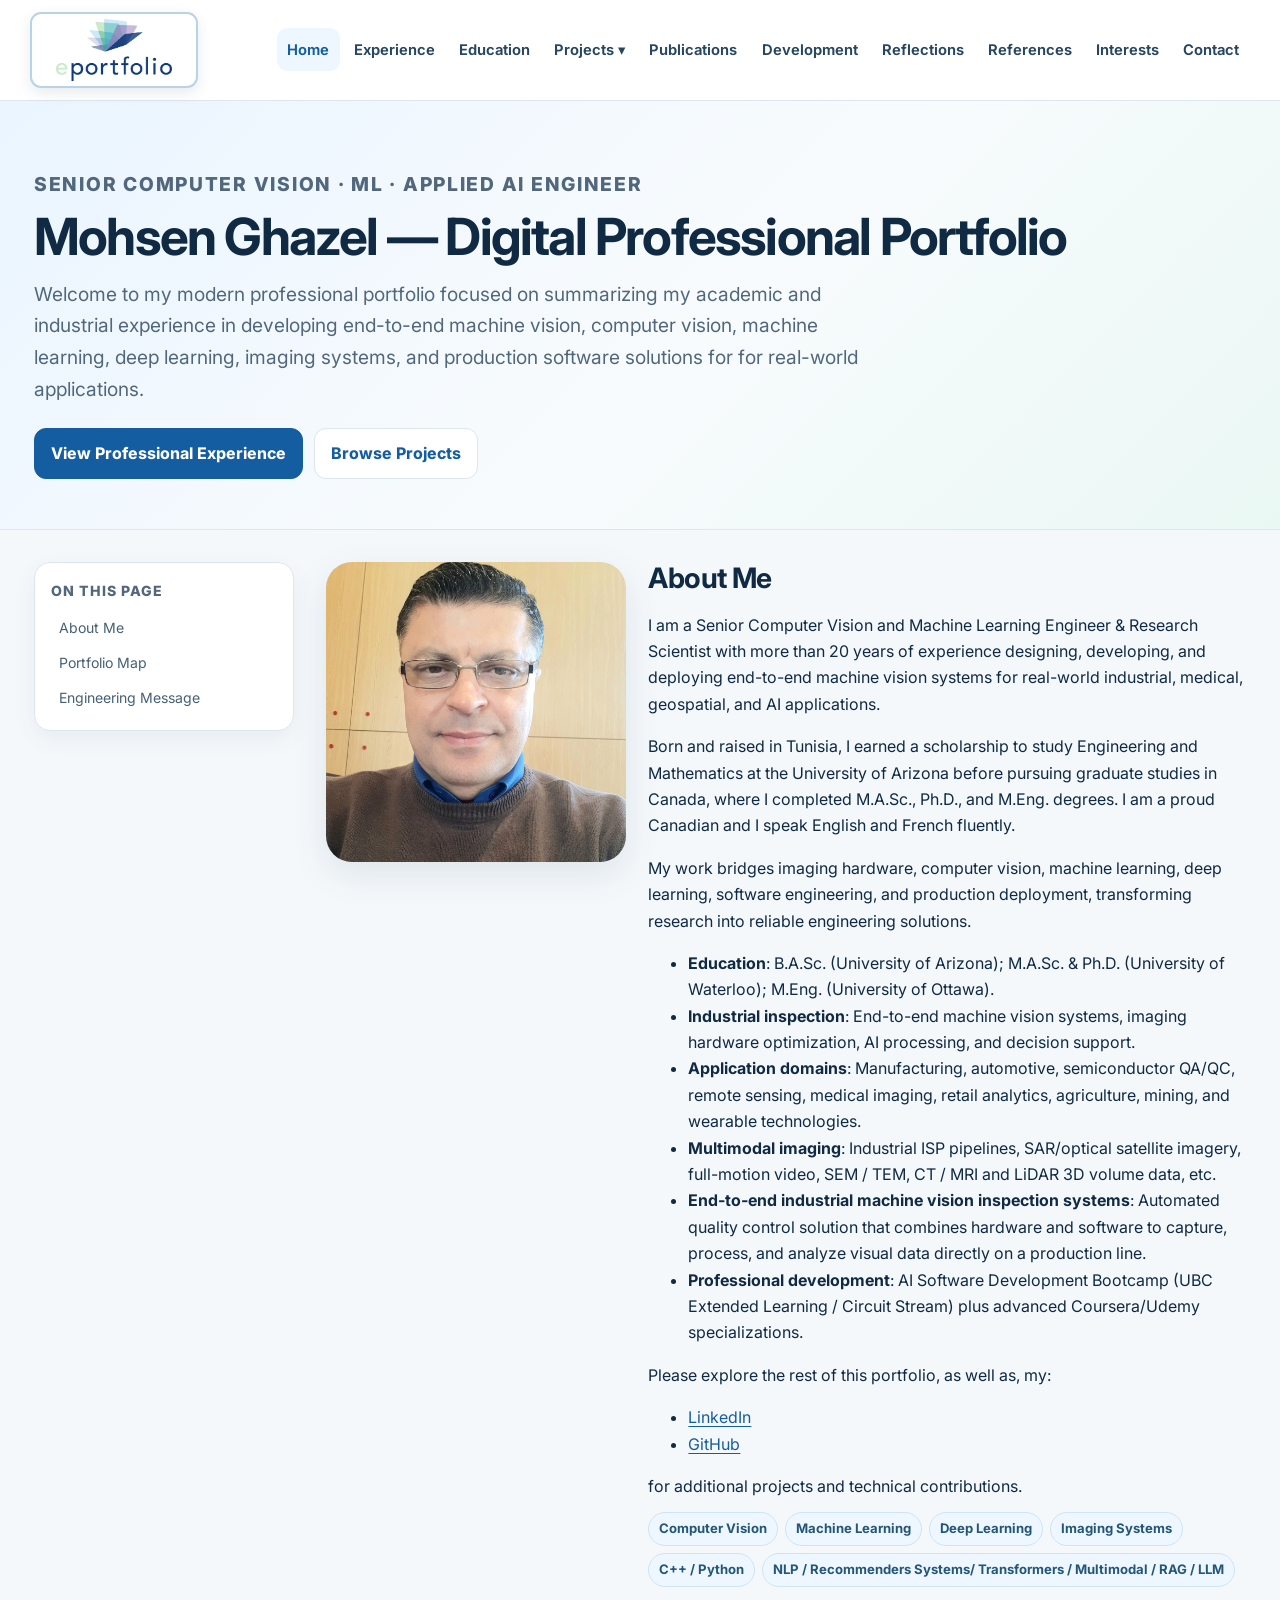
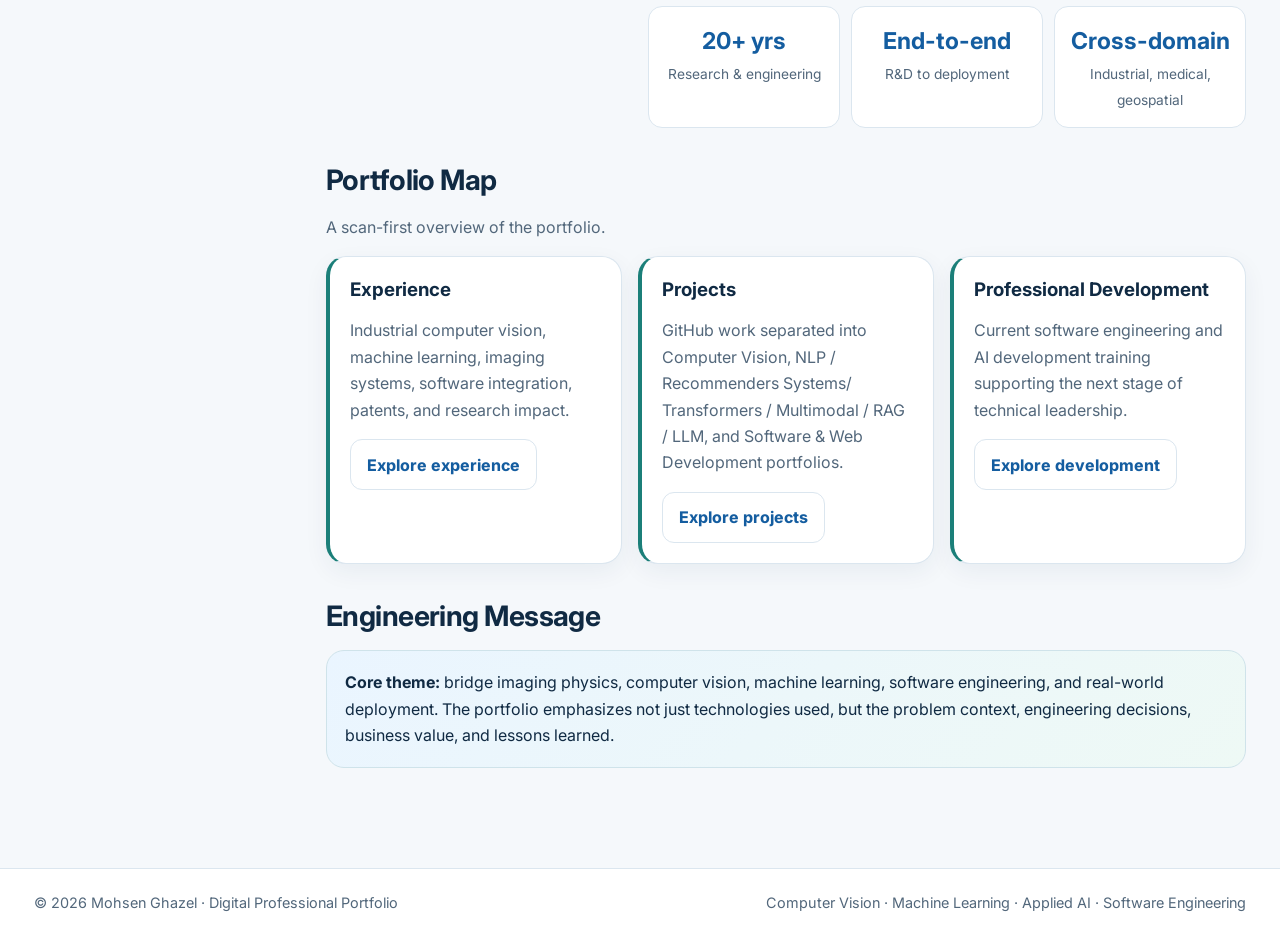
<file: index.html>
<!doctype html>
<html lang="en">
  <head>
    <meta charset="utf-8" />
    <meta content="width=device-width,initial-scale=1" name="viewport" />
    <meta
      content="A modern engineering portfolio focused on end-to-end machine vision, computer vision, machine learning, deep learning, imaging systems, and production software."
      name="description"
    />
    <title>
      Mohsen Ghazel — Digital Professional Portfolio | Mohsen Ghazel
    </title>
    <link href="https://fonts.googleapis.com" rel="preconnect" />
    <link crossorigin="" href="https://fonts.gstatic.com" rel="preconnect" />
    <link
      href="https://fonts.googleapis.com/css2?family=Inter:wght@400;500;600;700;800&amp;display=swap"
      rel="stylesheet"
    />
    <link href="css/styles.css" rel="stylesheet" />
  </head>
  <body id="top">
    <div data-site-header=""></div>
    <section class="hero">
      <div class="hero-inner">
        <p class="kicker">Senior Computer Vision · ML · Applied AI Engineer</p>
        <h1>Mohsen Ghazel — Digital Professional Portfolio</h1>
        <p>
          Welcome to my modern professional portfolio focused on summarizing my academic 
          and industrial experience in developing end-to-end machine vision, computer vision, machine learning, 
          deep learning, imaging systems, and production software solutions for for real-world applications.
        </p>
        <div class="hero-actions">
          <a class="btn" href="career.html">View Professional Experience</a
          ><a class="btn secondary" href="github-projects.html"
            >Browse Projects</a
          >
        </div>
      </div>
    </section>
    <main class="page-shell">
      <aside
        aria-label="Page table of contents"
        class="page-toc"
        data-page-toc=""
      ></aside>
      <div class="page-content">
        <section class="section">
          <div class="profile-grid">
            <img
              alt="Mohsen Ghazel professional portrait"
              class="profile-photo"
              src="assets/images/MyProfDevPhoto.jpg"
            />
            <div>
              <h2 class="section-title" data-toc="" id="about">About Me</h2>
              <p>
                I am a Senior Computer Vision and Machine Learning Engineer
                &amp; Research Scientist with more than 20 years of experience
                designing, developing, and deploying end-to-end machine vision
                systems for real-world industrial, medical, geospatial, and AI
                applications.
              </p>
              <p>
                Born and raised in Tunisia, I earned a scholarship to study
                Engineering and Mathematics at the University of Arizona before
                pursuing graduate studies in Canada, where I completed M.A.Sc.,
                Ph.D., and M.Eng. degrees. I am a proud Canadian and I speak
                English and French fluently.
              </p>
              <p>
                My work bridges imaging hardware, computer vision, machine
                learning, deep learning, software engineering, and production
                deployment, transforming research into reliable engineering
                solutions.
              </p>
              <ul>
                <li>
                  <strong>Education</strong>: B.A.Sc. (University of Arizona);
                  M.A.Sc. &amp; Ph.D. (University of Waterloo); M.Eng.
                  (University of Ottawa).
                </li>
                <li>
                  <strong>Industrial inspection</strong>: End-to-end machine
                  vision systems, imaging hardware optimization, AI processing,
                  and decision support.
                </li>
                <li>
                  <strong>Application domains</strong>: Manufacturing,
                  automotive, semiconductor QA/QC, remote sensing, medical
                  imaging, retail analytics, agriculture, mining, and wearable
                  technologies.
                </li>
                <li>
                  <strong>Multimodal imaging</strong>: Industrial ISP pipelines,
                  SAR/optical satellite imagery, full-motion video, SEM / TEM,
                  CT / MRI and LiDAR 3D volume data, etc.
                </li>
                <li>
                  <strong>End-to-end industrial machine vision inspection systems</strong>:  Automated 
                  quality control solution that combines hardware and software to capture, 
                  process, and analyze visual data directly on a production line.
                </li>
                <li>
                  <strong>Professional development</strong>: AI Software
                  Development Bootcamp (UBC Extended Learning / Circuit Stream)
                  plus advanced Coursera/Udemy specializations.
                </li>
               </ul>
                Please explore the rest of this portfolio, as well as, my:
                <ul>
                  <li><a href="https://www.linkedin.com/in/mohsen-ghazel-235442125/"
                    >LinkedIn</a></li>
                  <li><a href="https://github.com/mghazel2030/">GitHub</a></li>
              </ul>
              for additional projects and technical contributions.
              <div class="chip-row">
                <span class="chip">Computer Vision</span
                ><span class="chip">Machine Learning</span
                ><span class="chip">Deep Learning</span
                ><span class="chip">Imaging Systems</span
                ><span class="chip">C++ / Python</span
                ><span class="chip"
                  >NLP / Recommenders Systems/ Transformers / Multimodal / RAG /
                  LLM</span
                >
              </div>
              <div class="stats">
                <div class="stat">
                  <strong>20+ yrs</strong
                  ><span>Research &amp; engineering</span>
                </div>
                <div class="stat">
                  <strong>End-to-end</strong><span>R&amp;D to deployment</span>
                </div>
                <div class="stat">
                  <strong>Cross-domain</strong
                  ><span>Industrial, medical, geospatial</span>
                </div>
              </div>
            </div>
          </div>
        </section>
        <section class="section">
          <h2 class="section-title" data-toc="" id="portfolio-map">
            Portfolio Map
          </h2>
          <p class="section-lead">
            A scan-first overview of the portfolio. 
          </p>
          <div class="card-grid three">
            <article class="card feature-card">
              <h3>Experience</h3>
              <p>
                Industrial computer vision, machine learning, imaging systems,
                software integration, patents, and research impact.
              </p>
              <a class="btn secondary" href="career.html">Explore experience</a>
            </article>
            <article class="card feature-card">
              <h3>Projects</h3>
              <p>
                GitHub work separated into Computer Vision, NLP / Recommenders
                Systems/ Transformers / Multimodal / RAG / LLM, and Software
                &amp; Web Development portfolios.
              </p>
              <a class="btn secondary" href="github-projects.html"
                >Explore projects</a
              >
            </article>
            <article class="card feature-card">
              <h3>Professional Development</h3>
              <p>
                Current software engineering and AI development training
                supporting the next stage of technical leadership.
              </p>
              <a class="btn secondary" href="prof-dev.html"
                >Explore development</a
              >
            </article>
          </div>
        </section>
        <section class="section">
          <h2 class="section-title" data-toc="" id="engineering-message">
            Engineering Message
          </h2>
          <div class="callout">
            <strong>Core theme:</strong> bridge imaging physics, computer
            vision, machine learning, software engineering, and real-world
            deployment. The portfolio emphasizes not just technologies used, but
            the problem context, engineering decisions, business value, and
            lessons learned.
          </div>
        </section>
      </div>
    </main>
    <a aria-label="Back to top" class="back-top" href="#top">↑</a>
    <div data-site-footer=""></div>
    <script src="js/script.js"></script>
  </body>
</html>
</file>
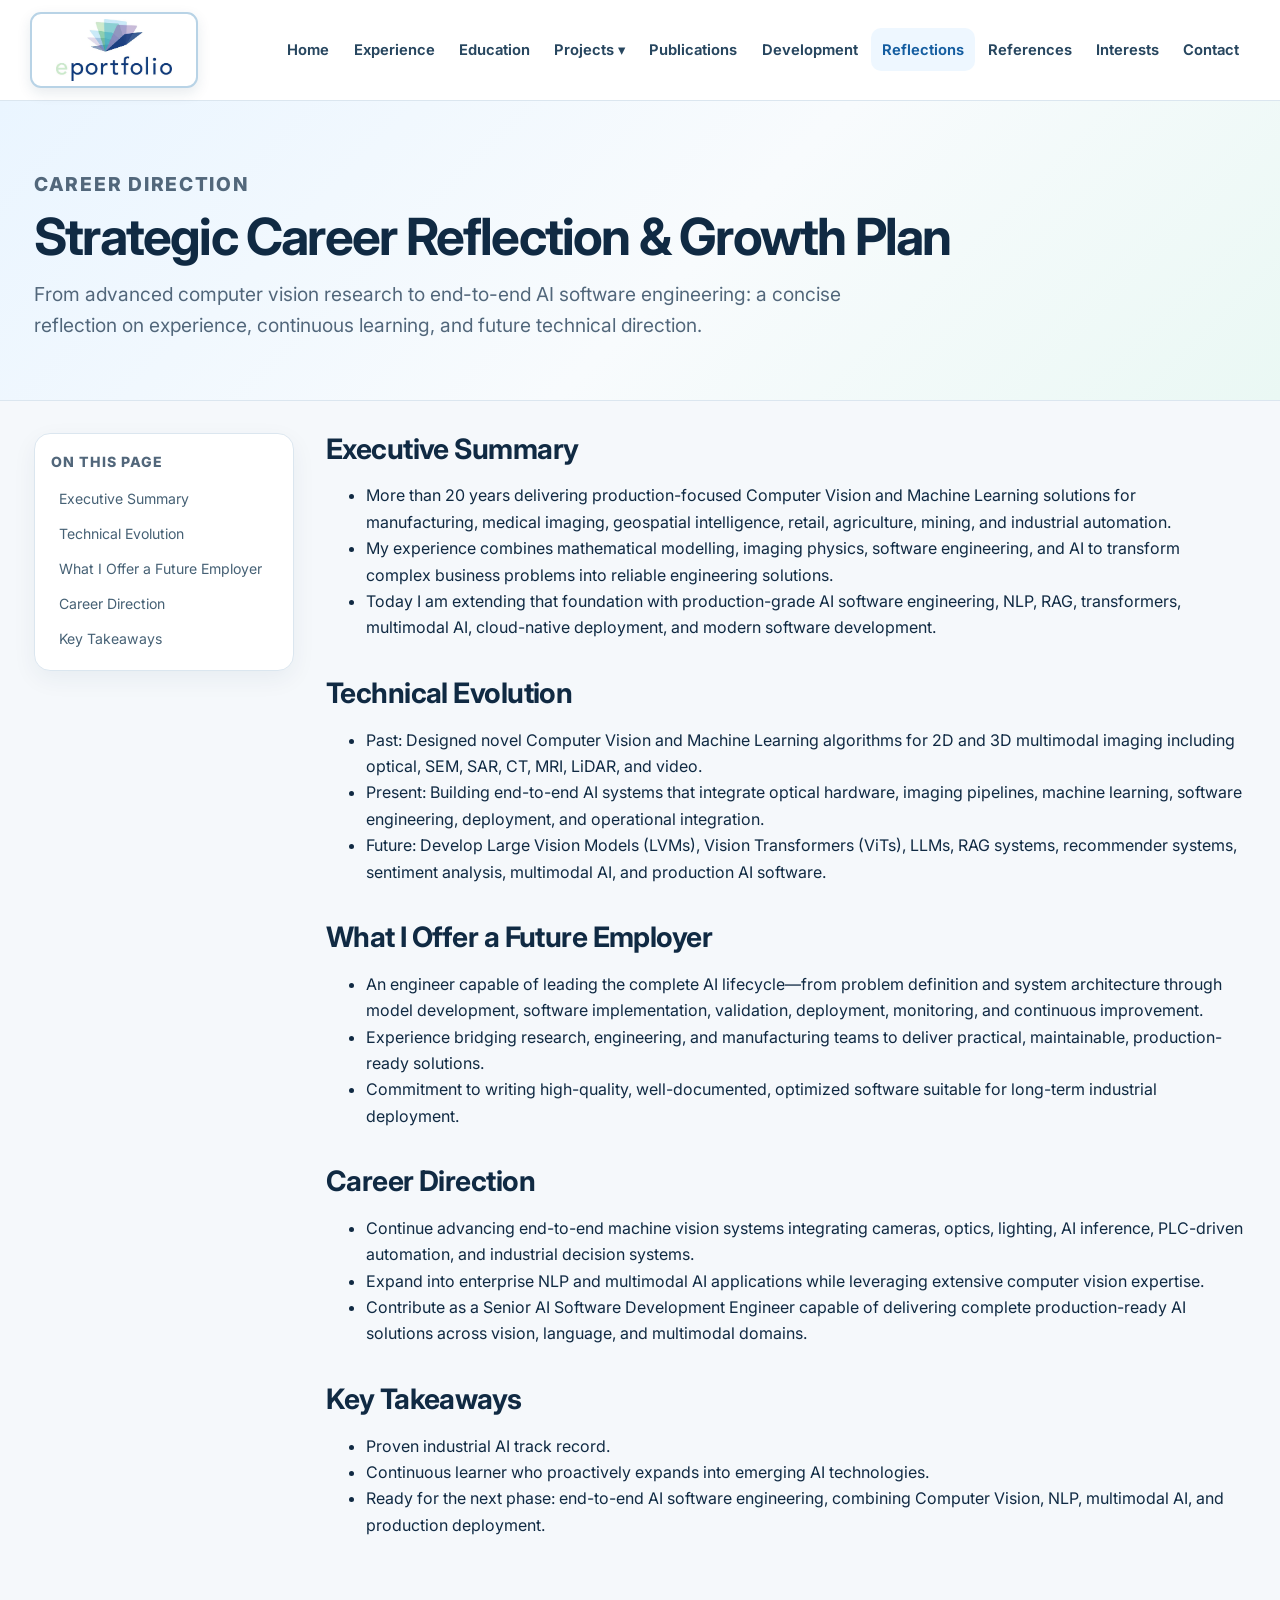
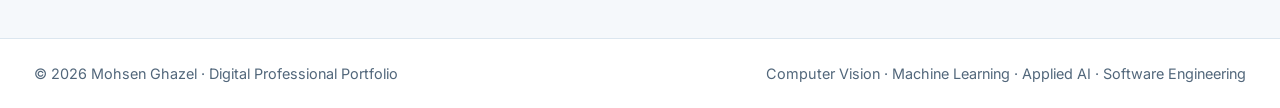
<file: career-reflections.html>
<!DOCTYPE html>
<html lang="en"><head><meta charset="utf-8"/><meta content="width=device-width,initial-scale=1" name="viewport"/><meta content="A concise reflection on technical strengths, professional drivers, ongoing upskilling, long-term direction, and the value offered to a future engineering organization." name="description"/><title>Strategic Career Reflection &amp; Growth Plan | Mohsen Ghazel</title><link href="https://fonts.googleapis.com" rel="preconnect"/><link crossorigin="" href="https://fonts.gstatic.com" rel="preconnect"/><link href="https://fonts.googleapis.com/css2?family=Inter:wght@400;500;600;700;800&amp;display=swap" rel="stylesheet"/><link href="css/styles.css" rel="stylesheet"/></head><body id="top"><div data-site-header=""></div><section class="hero"><div class="hero-inner"><p class="kicker">Career Direction</p><h1>Strategic Career Reflection &amp; Growth Plan</h1><p>From advanced computer vision research to end-to-end AI software engineering: a concise reflection on experience, continuous learning, and future technical direction.</p></div></section><main class="page-shell"><aside aria-label="Page table of contents" class="page-toc" data-page-toc=""></aside><div class="page-content"><section class="section" id="executive-summary"><h2 class="section-title" data-toc="">Executive Summary</h2><ul><li>More than 20 years delivering production-focused Computer Vision and Machine Learning solutions for manufacturing, medical imaging, geospatial intelligence, retail, agriculture, mining, and industrial automation.</li><li>My experience combines mathematical modelling, imaging physics, software engineering, and AI to transform complex business problems into reliable engineering solutions.</li><li>Today I am extending that foundation with production-grade AI software engineering, NLP, RAG, transformers, multimodal AI, cloud-native deployment, and modern software development.</li></ul></section><section class="section" id="technical-evolution"><h2 class="section-title" data-toc="">Technical Evolution</h2><ul><li>Past: Designed novel Computer Vision and Machine Learning algorithms for 2D and 3D multimodal imaging including optical, SEM, SAR, CT, MRI, LiDAR, and video.</li><li>Present: Building end-to-end AI systems that integrate optical hardware, imaging pipelines, machine learning, software engineering, deployment, and operational integration.</li><li>Future: Develop Large Vision Models (LVMs), Vision Transformers (ViTs), LLMs, RAG systems, recommender systems, sentiment analysis, multimodal AI, and production AI software.</li></ul></section><section class="section" id="what-i-offer-a-future-employer"><h2 class="section-title" data-toc="">What I Offer a Future Employer</h2><ul><li>An engineer capable of leading the complete AI lifecycle—from problem definition and system architecture through model development, software implementation, validation, deployment, monitoring, and continuous improvement.</li><li>Experience bridging research, engineering, and manufacturing teams to deliver practical, maintainable, production-ready solutions.</li><li>Commitment to writing high-quality, well-documented, optimized software suitable for long-term industrial deployment.</li></ul></section><section class="section" id="career-direction"><h2 class="section-title" data-toc="">Career Direction</h2><ul><li>Continue advancing end-to-end machine vision systems integrating cameras, optics, lighting, AI inference, PLC-driven automation, and industrial decision systems.</li><li>Expand into enterprise NLP and multimodal AI applications while leveraging extensive computer vision expertise.</li><li>Contribute as a Senior AI Software Development Engineer capable of delivering complete production-ready AI solutions across vision, language, and multimodal domains.</li></ul></section><section class="section" id="key-takeaways"><h2 class="section-title" data-toc="">Key Takeaways</h2><ul><li>Proven industrial AI track record.</li><li>Continuous learner who proactively expands into emerging AI technologies.</li><li>Ready for the next phase: end-to-end AI software engineering, combining Computer Vision, NLP, multimodal AI, and production deployment.</li></ul></section></div></main><a aria-label="Back to top" class="back-top" href="#top">↑</a><div data-site-footer=""></div><script src="js/script.js"></script></body></html>
</file>
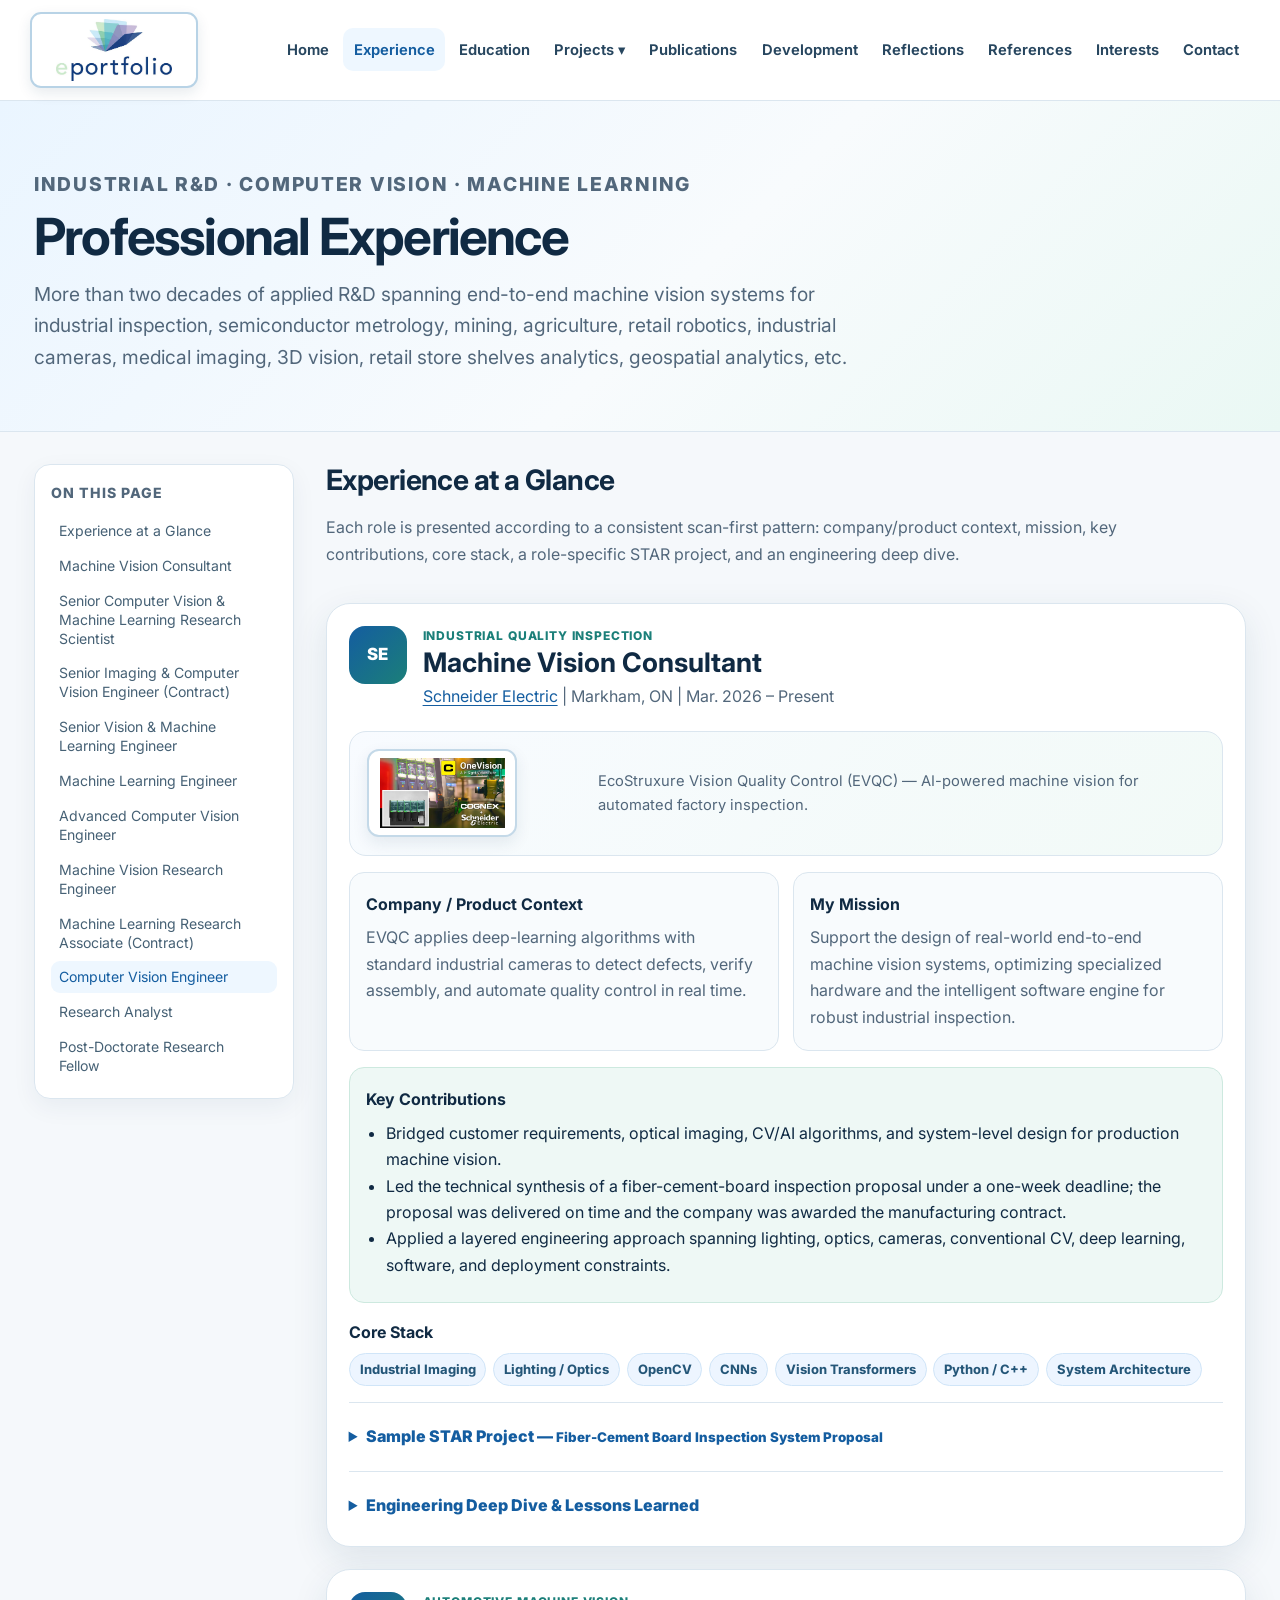
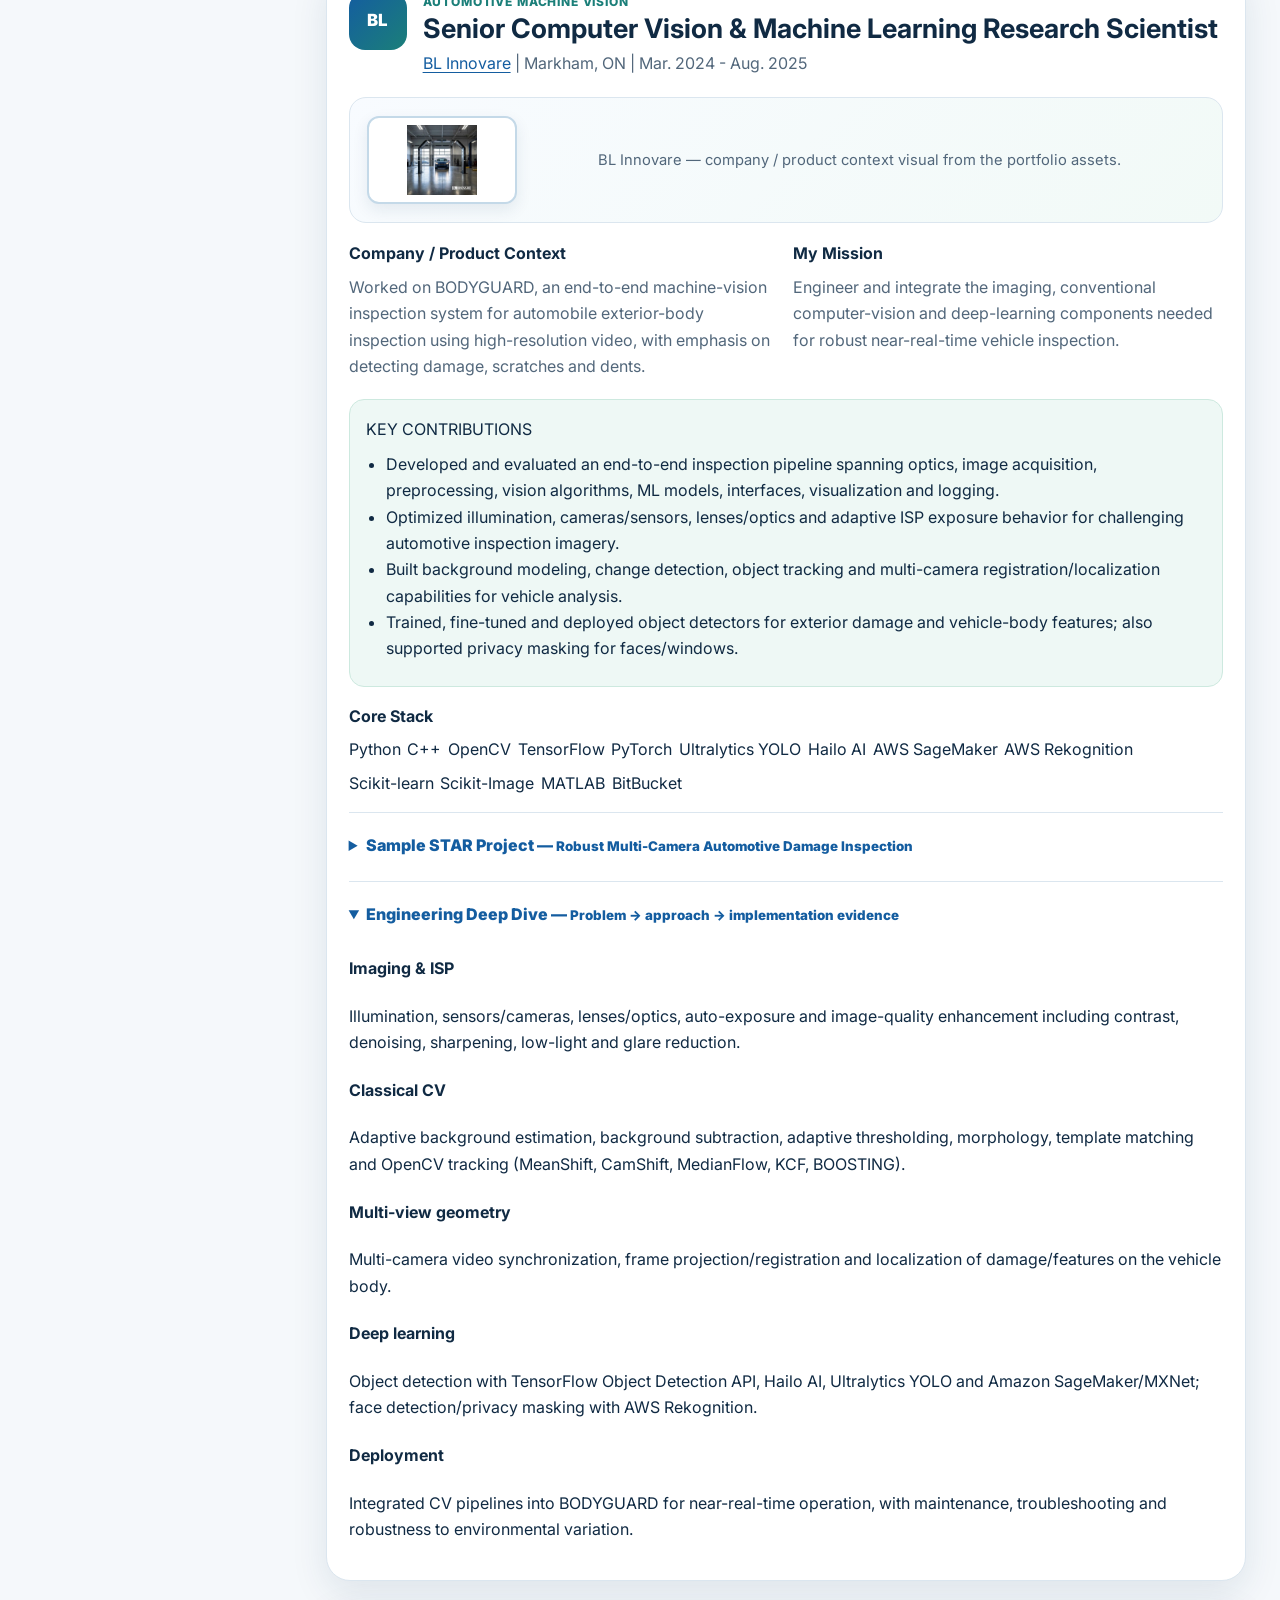
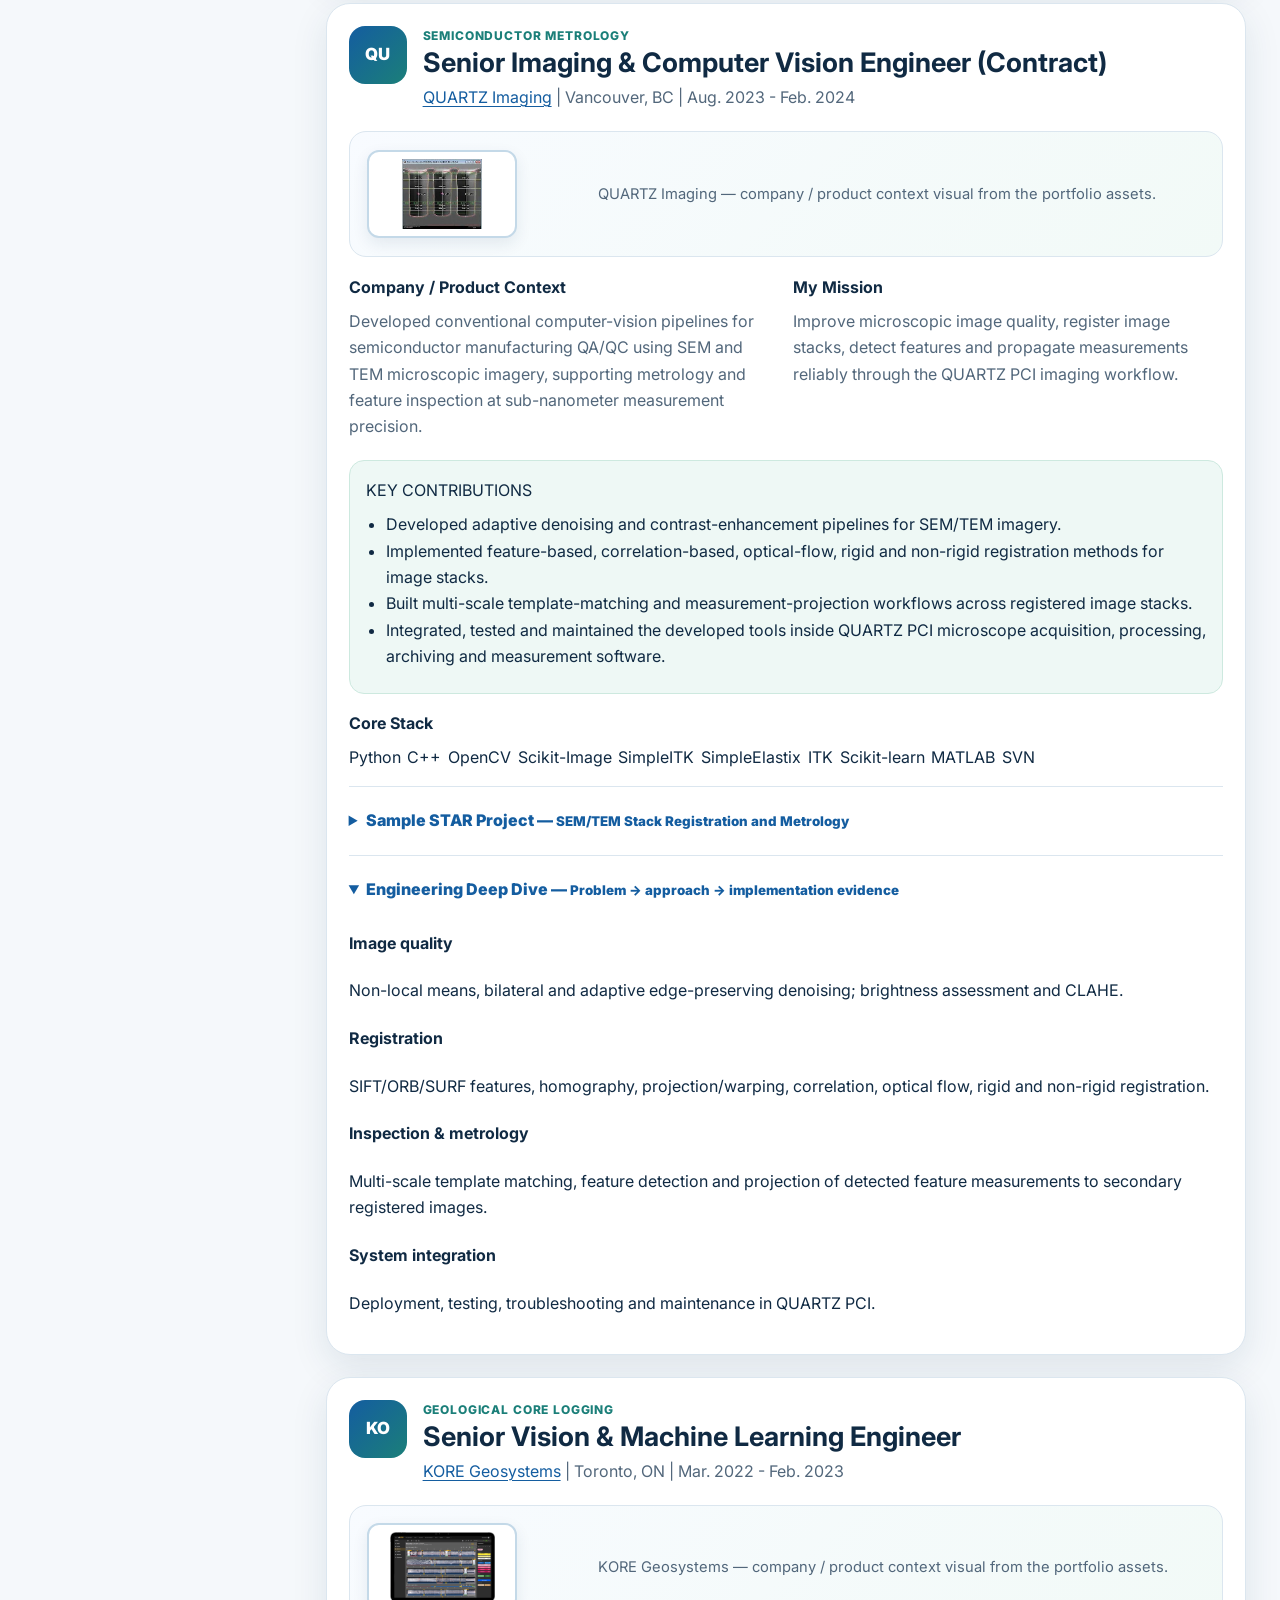
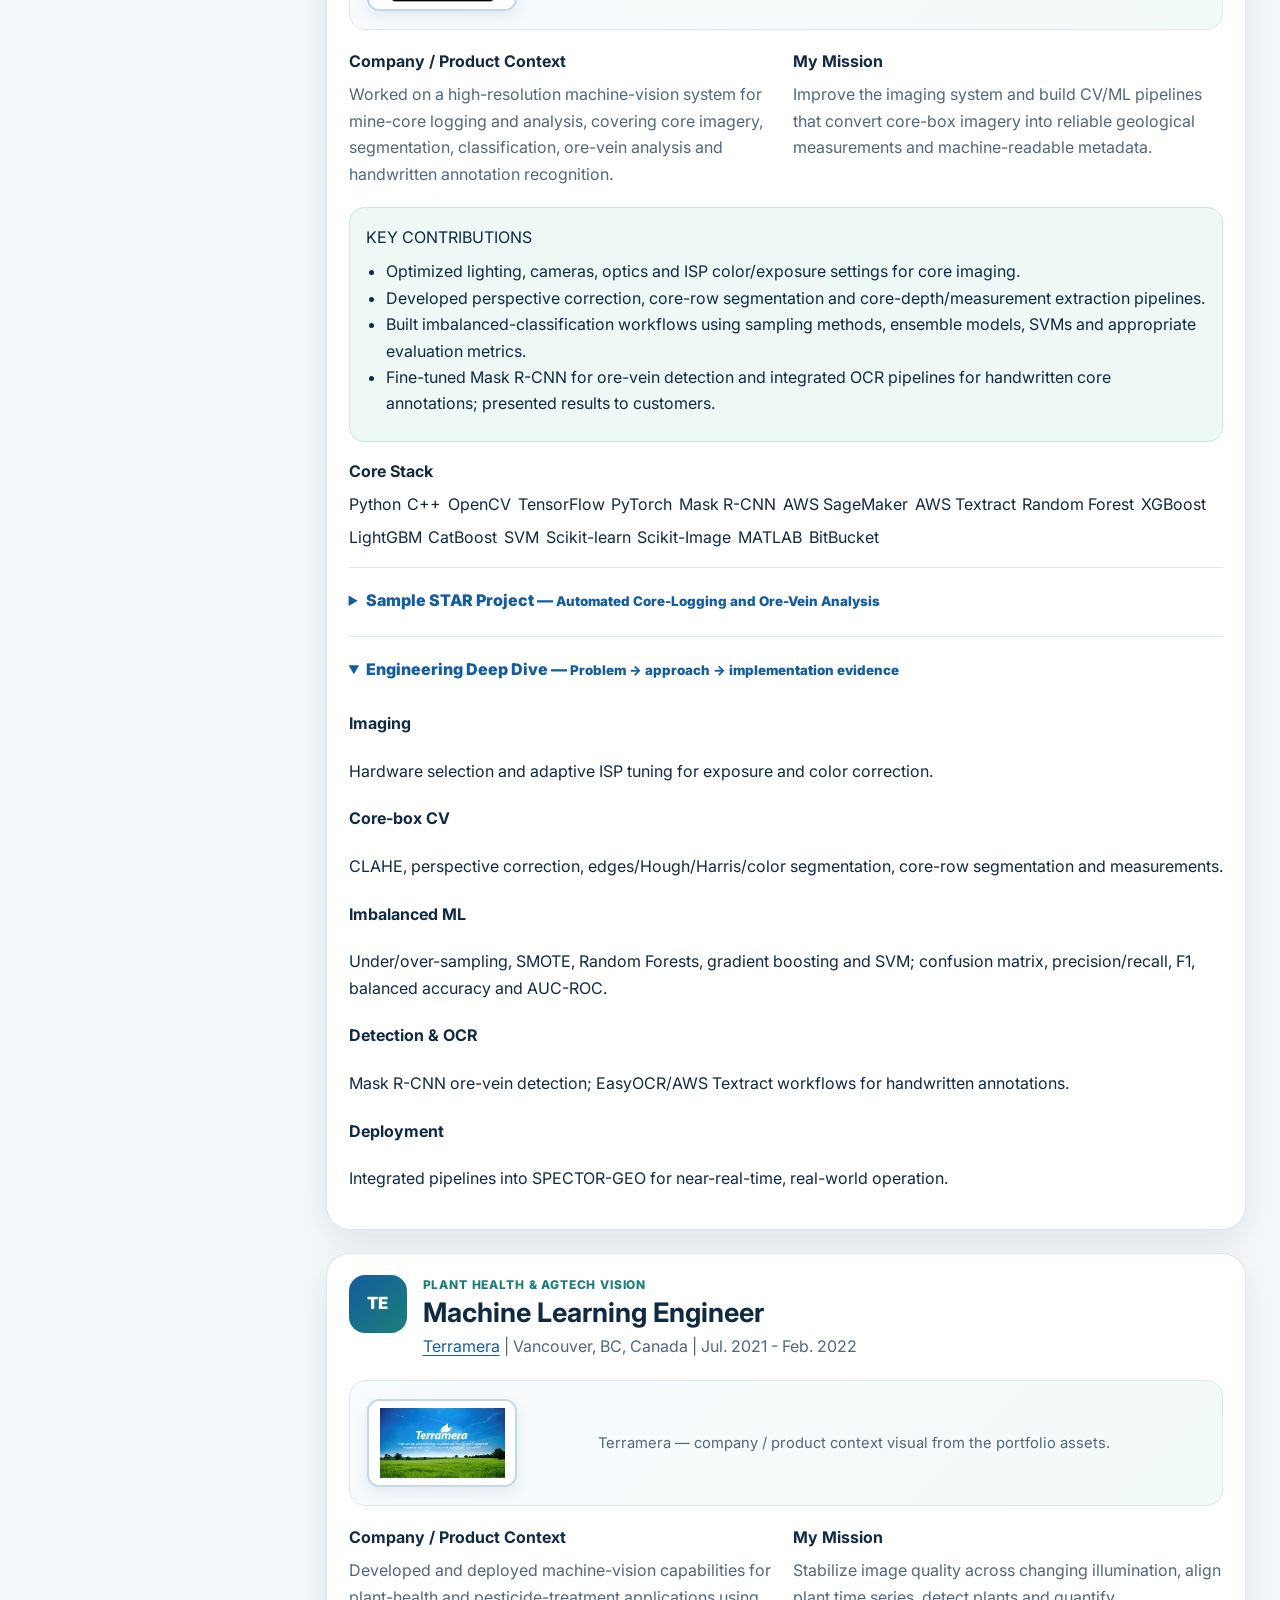
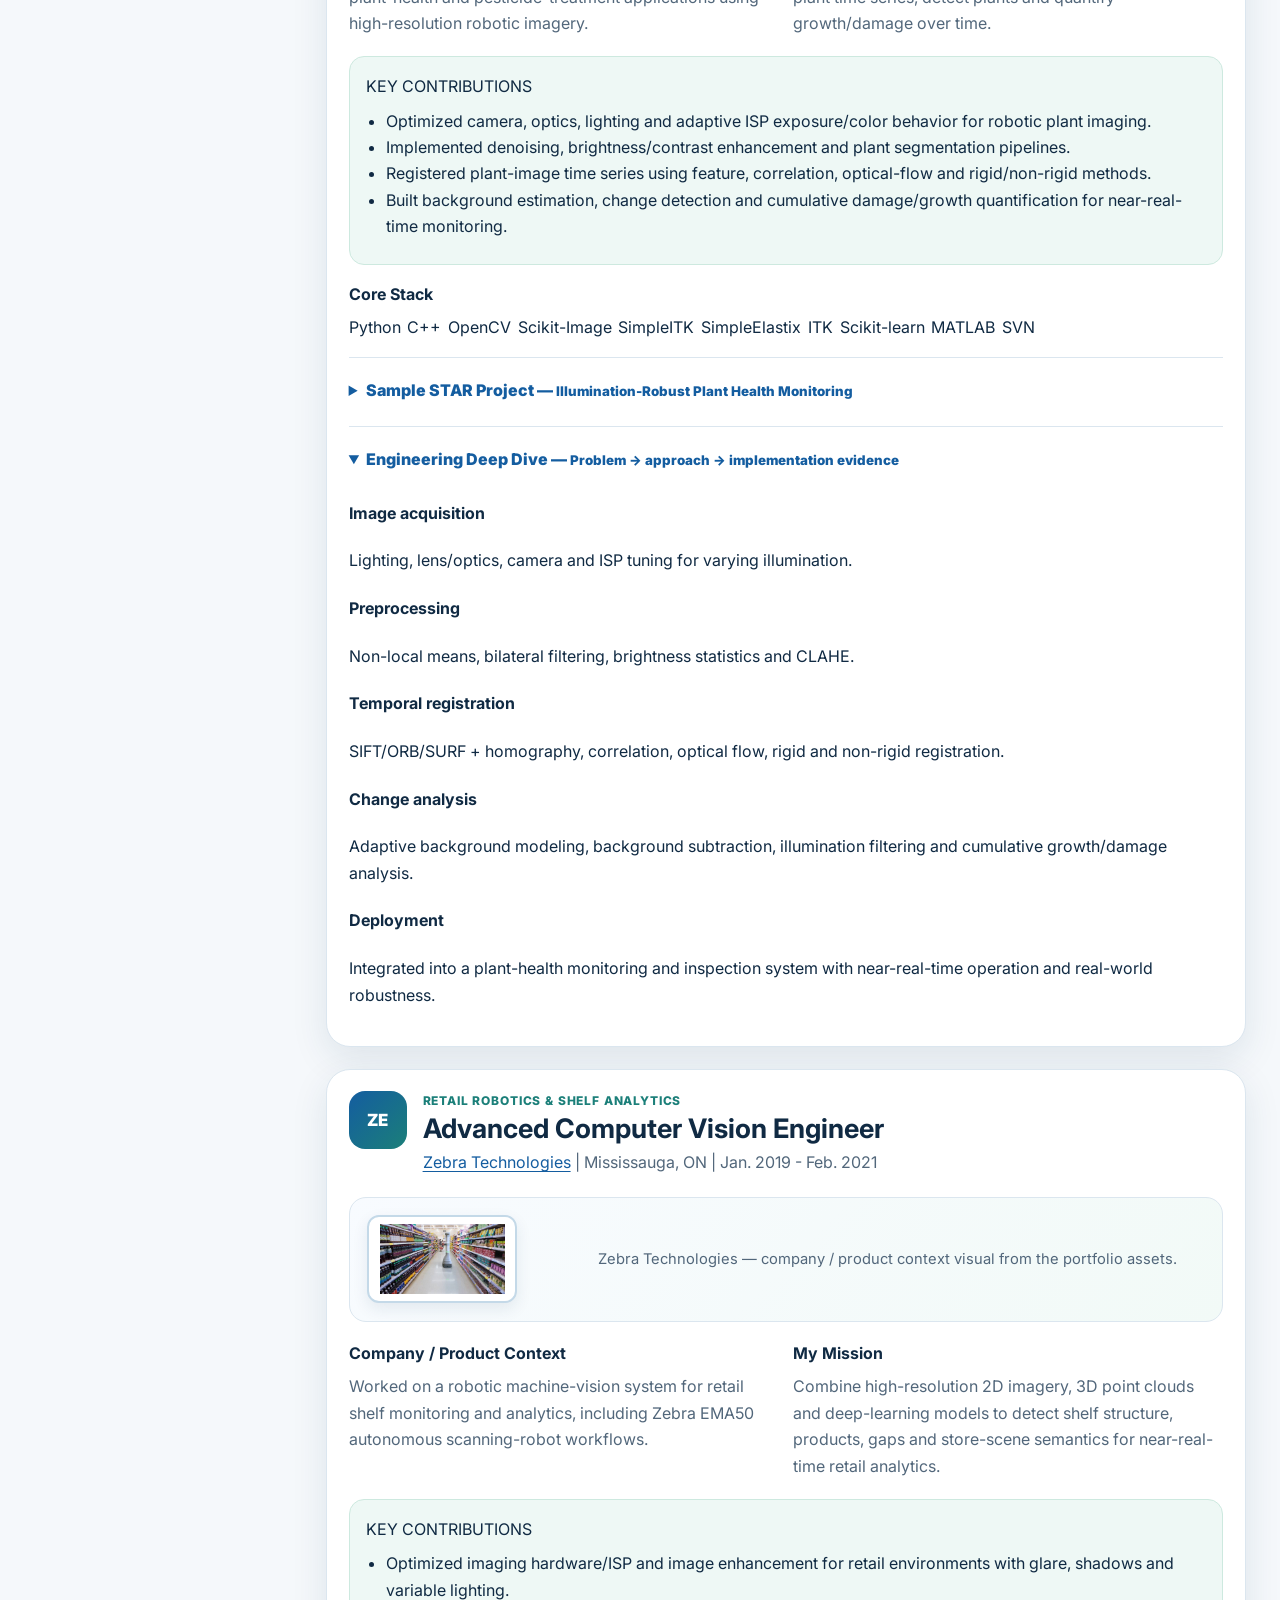
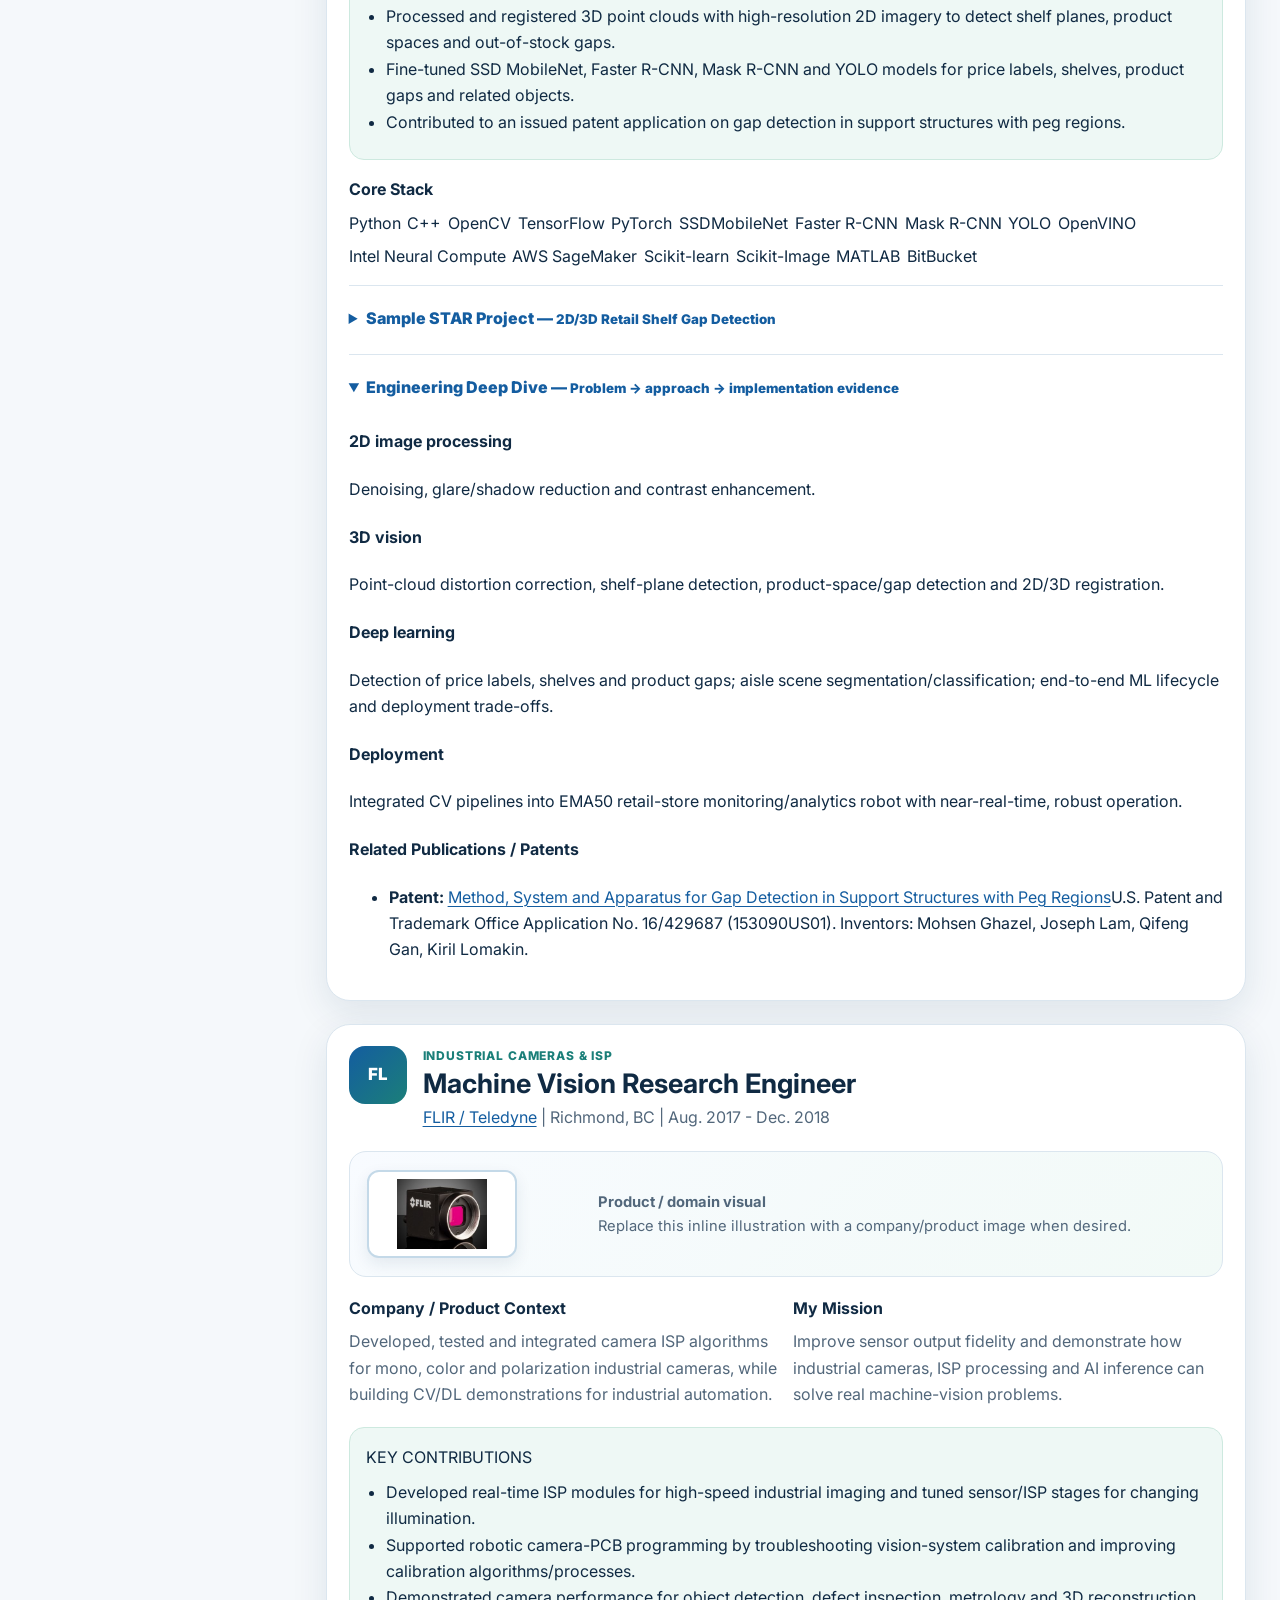
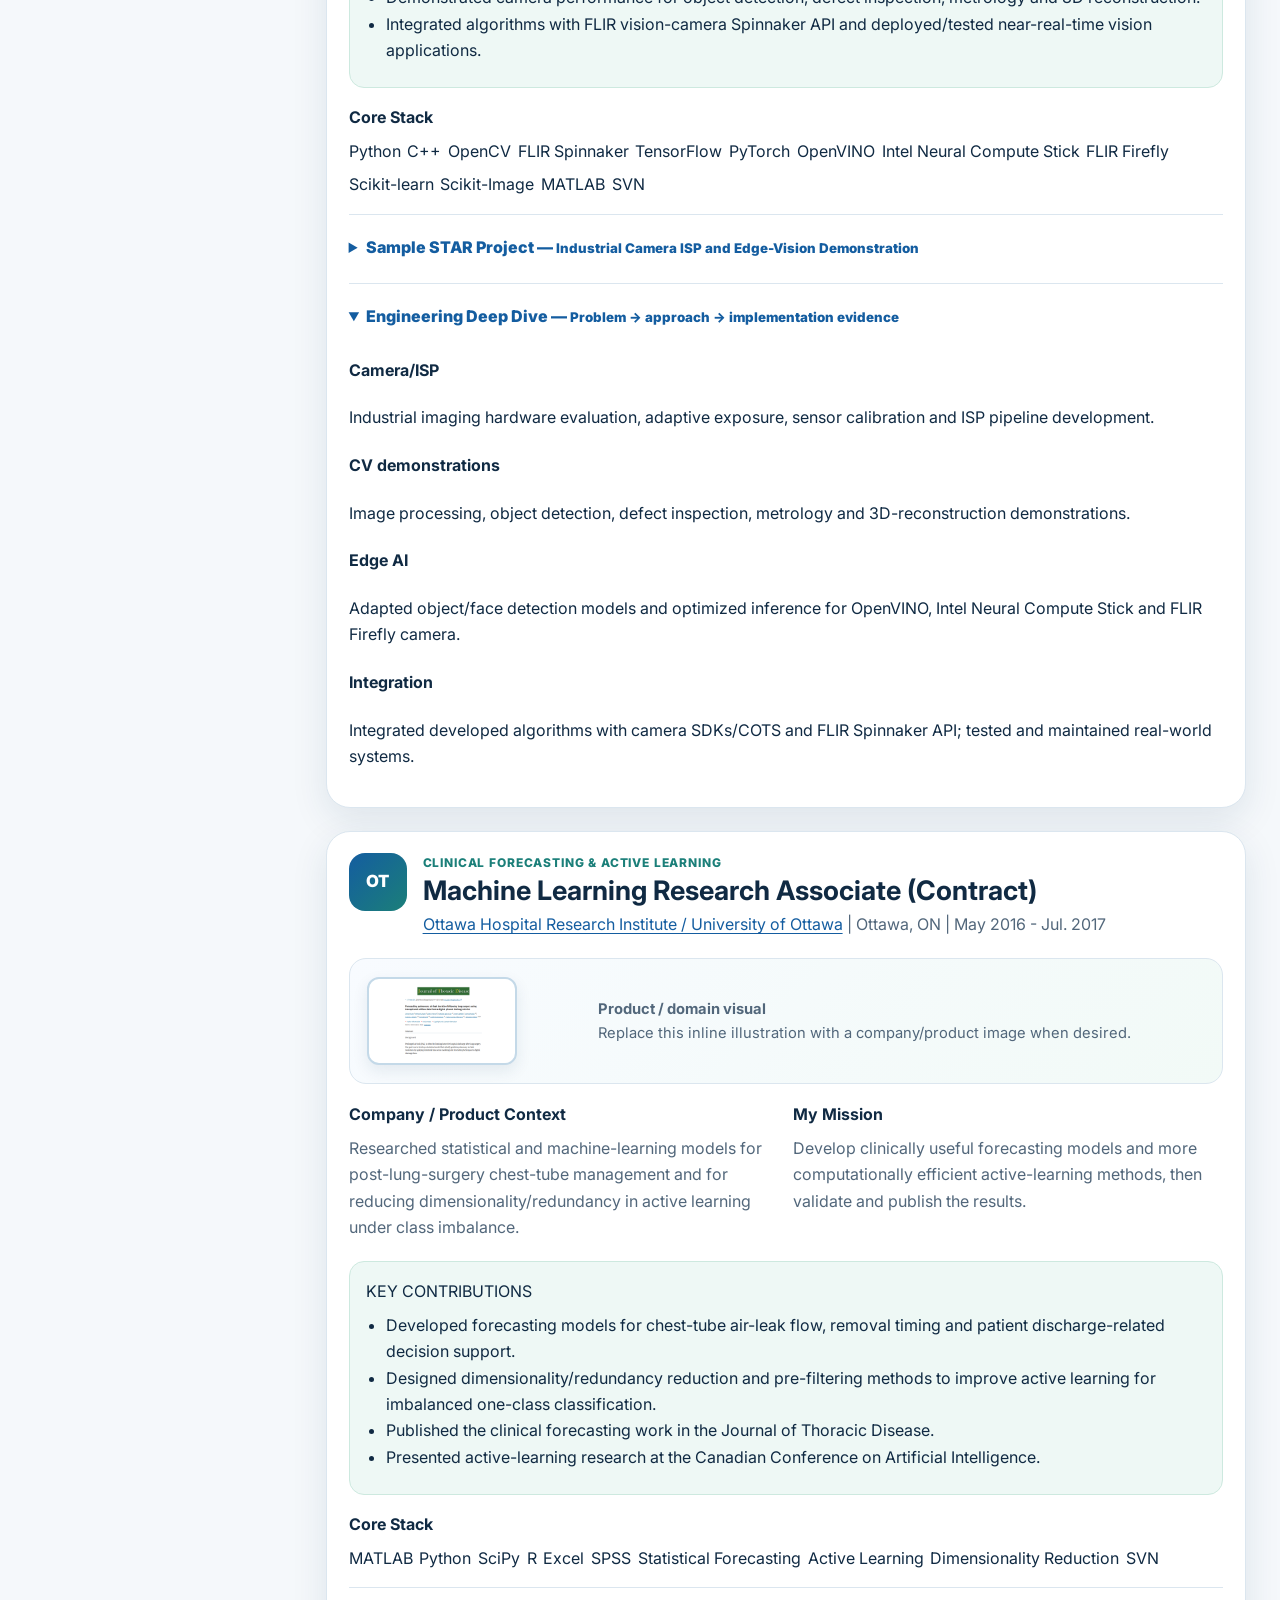
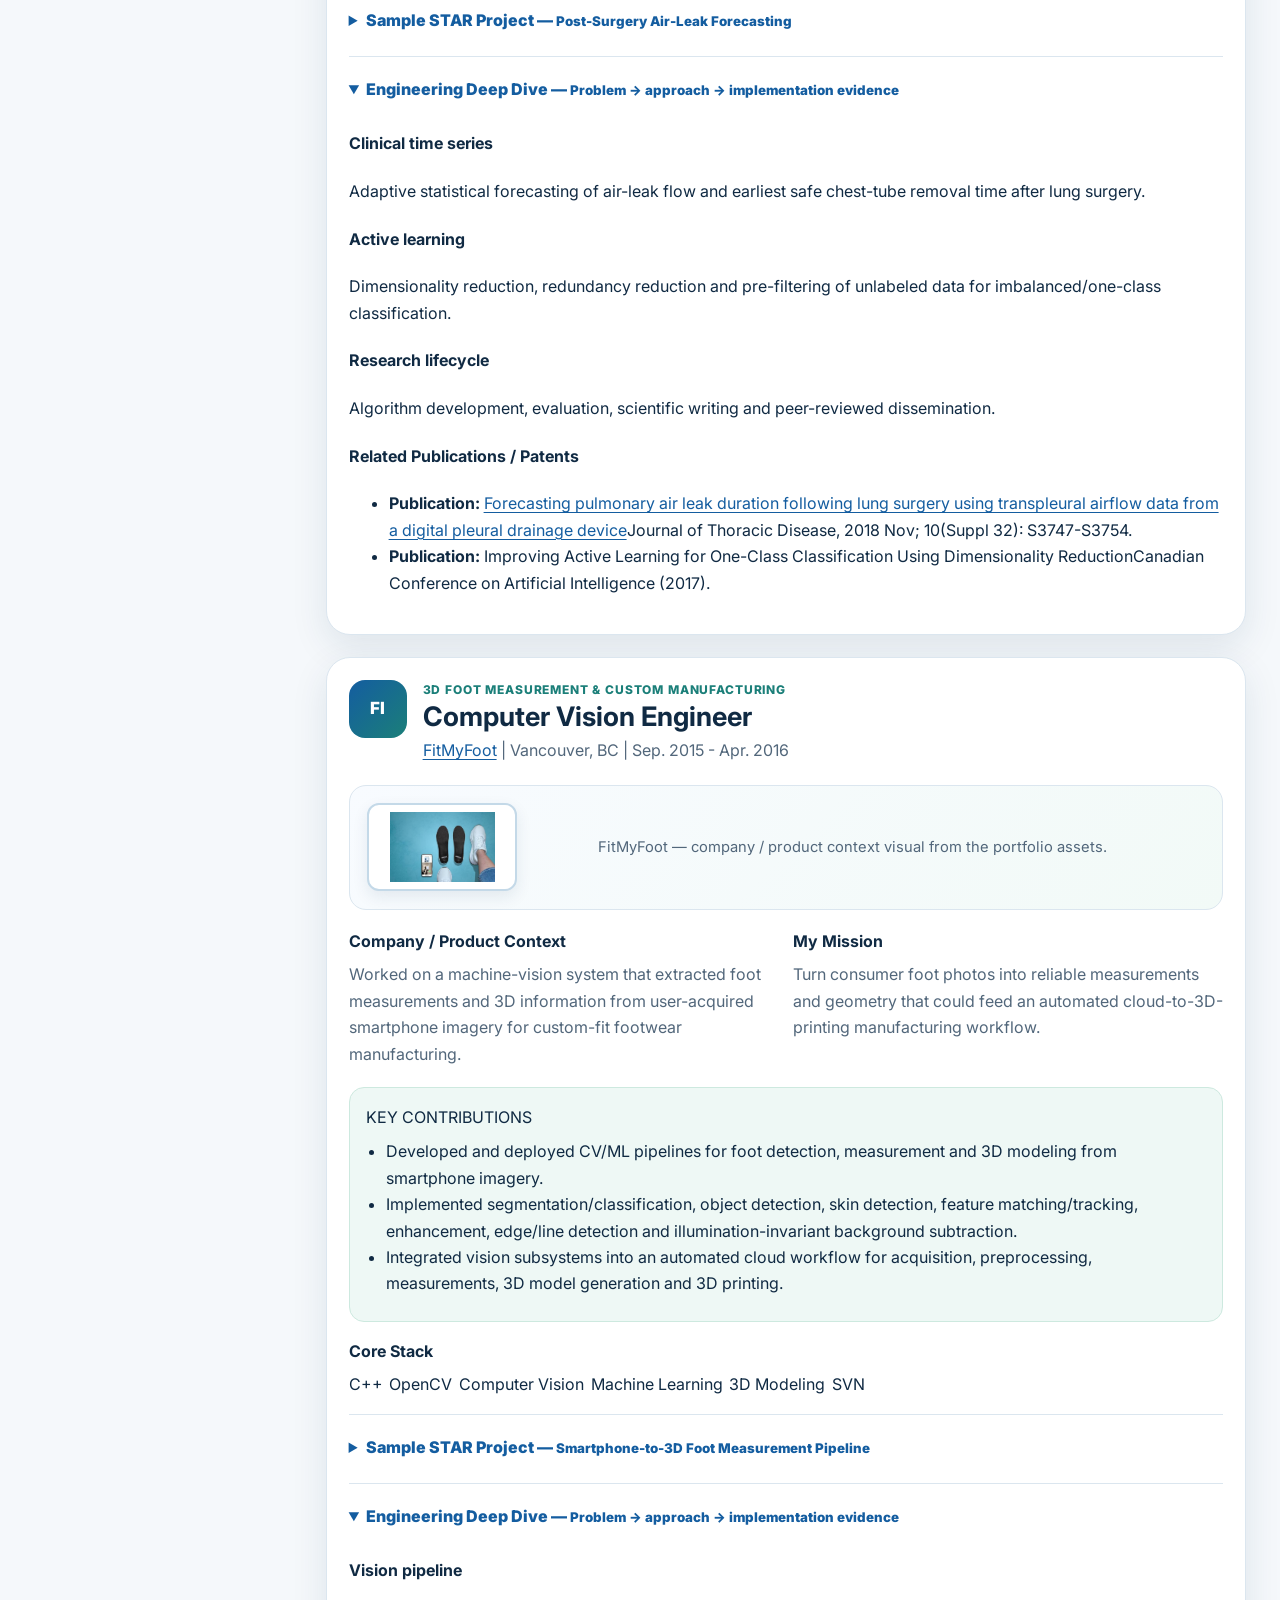
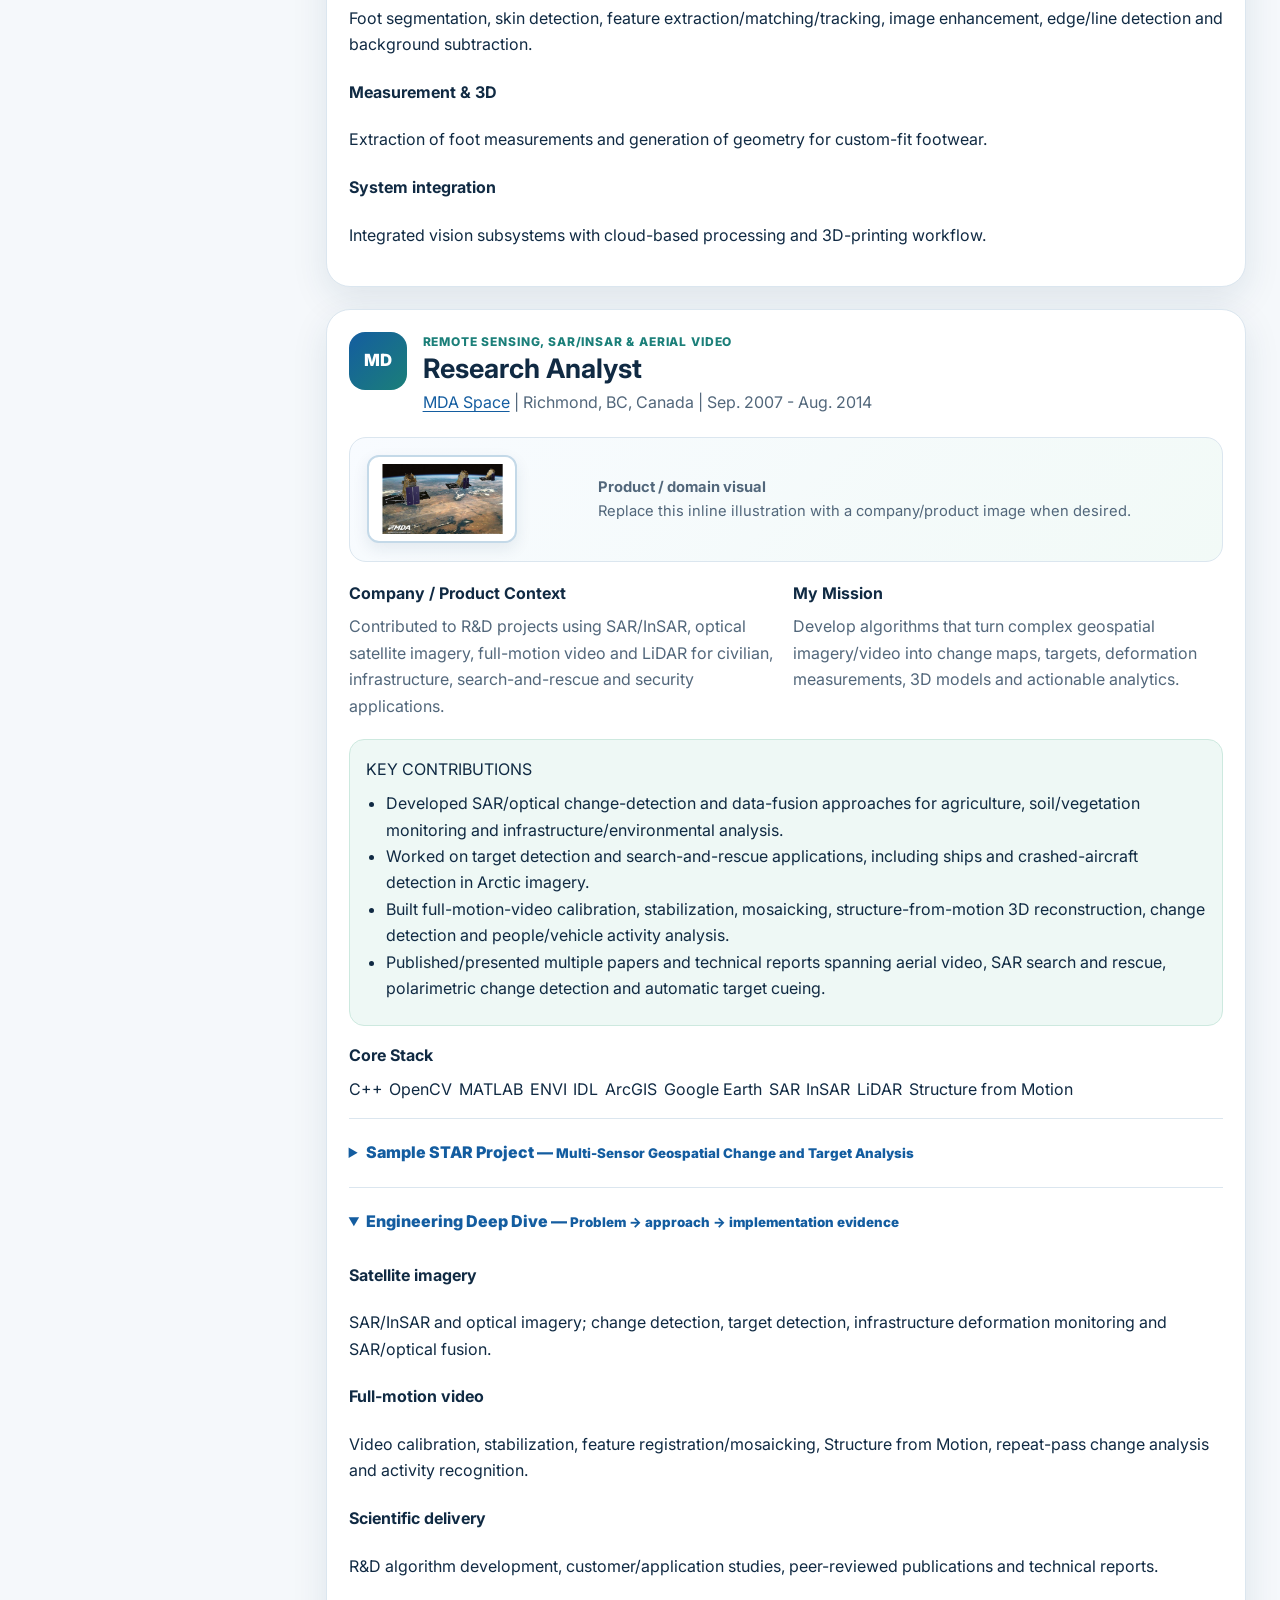
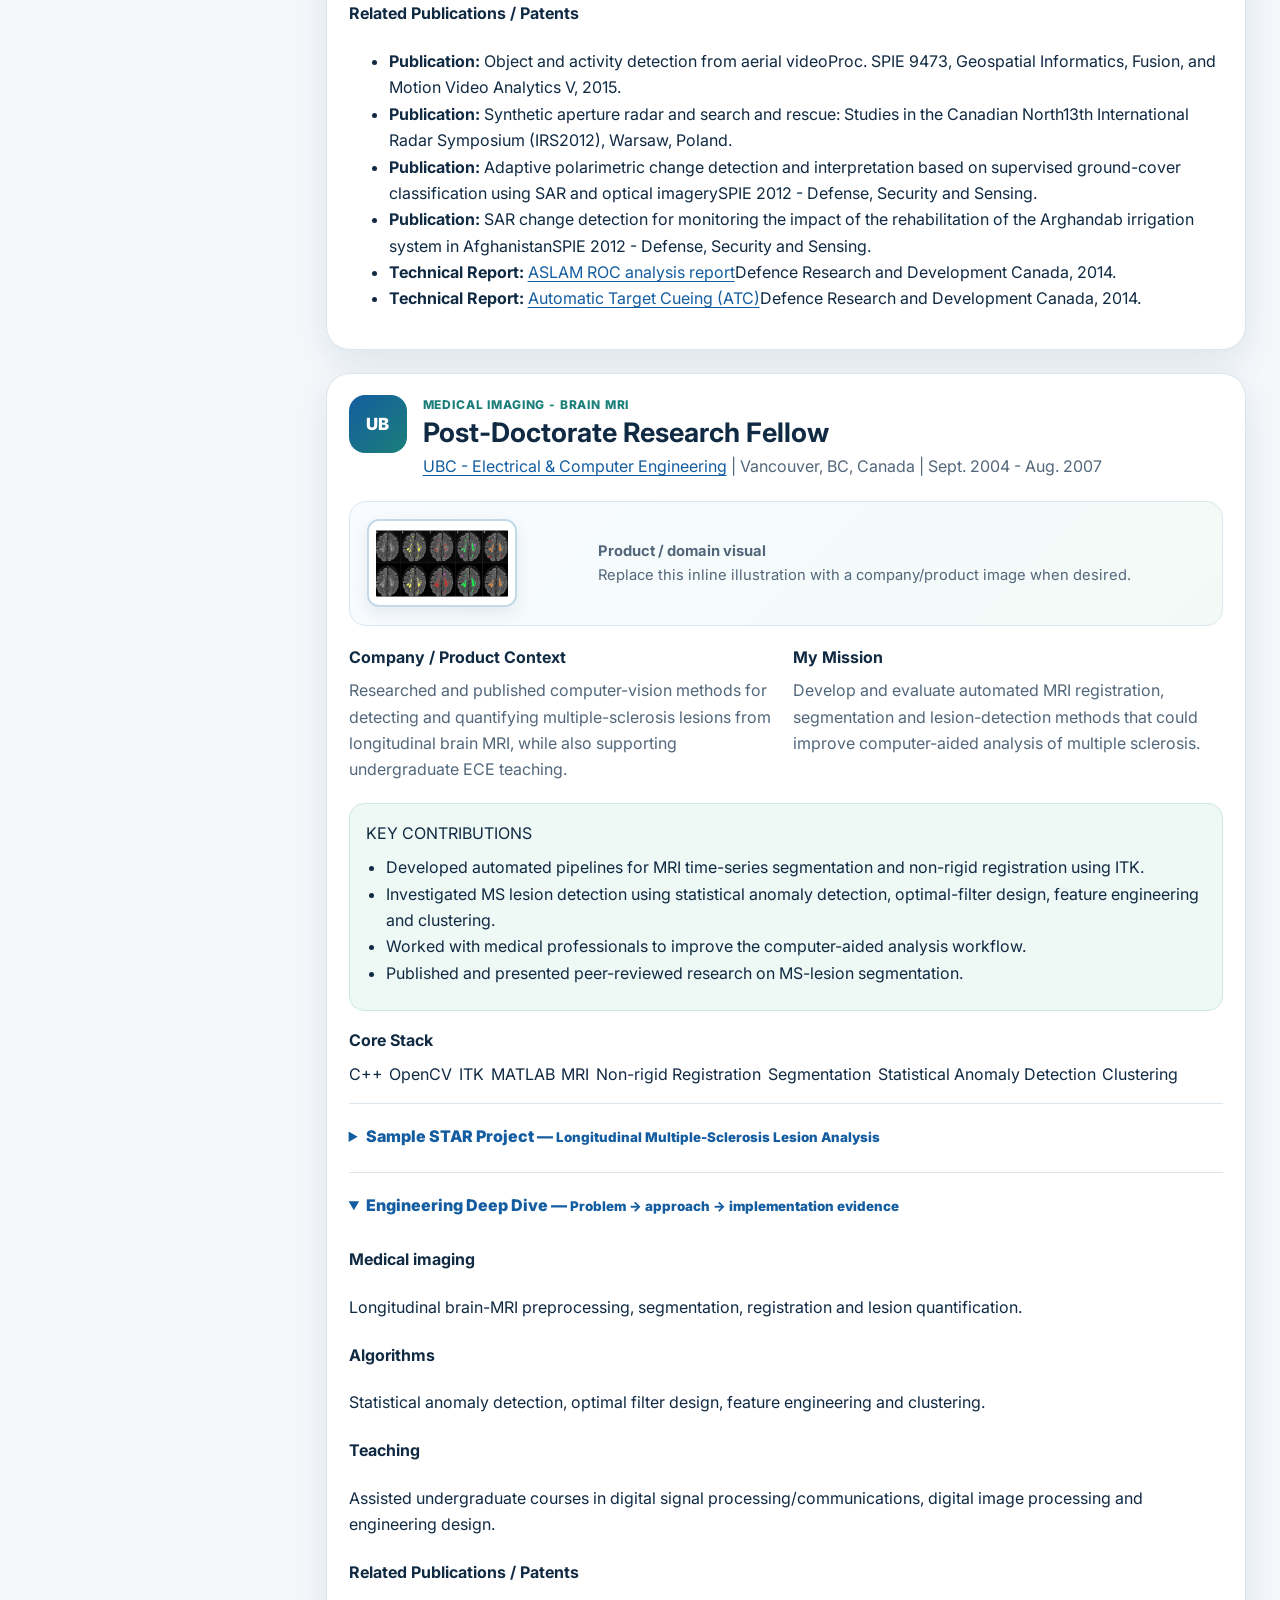
<file: career.html>
<!doctype html>

<html lang="en">
  <head>
    <meta charset="utf-8" />
    <meta content="width=device-width,initial-scale=1" name="viewport" />
    <meta
      content="More than two decades of applied R&amp;D spanning end-to-end machine vision 
      systems for industrial inspection, semiconductor metrology, mining, agriculture, retail robotics, industrial 
      cameras, medical imaging, 3D vision, retail store shelves analytics,  
      geospatial analytics, etc."
      name="description"
    />
    <title>Professional Experience | Mohsen Ghazel</title>
    <link href="https://fonts.googleapis.com" rel="preconnect" />
    <link crossorigin="" href="https://fonts.gstatic.com" rel="preconnect" />
    <link
      href="https://fonts.googleapis.com/css2?family=Inter:wght@400;500;600;700;800&amp;display=swap"
      rel="stylesheet"
    />
    <link href="css/styles.css" rel="stylesheet" />
  </head>
  <body id="top">
    <div data-site-header=""></div>
    <section class="hero">
      <div class="hero-inner">
        <p class="kicker">
          Industrial R&amp;D · Computer Vision · Machine Learning
        </p>
        <h1>Professional Experience</h1>
        <p>
          More than two decades of applied R&amp;D spanning end-to-end machine vision 
            systems for industrial inspection, semiconductor metrology, mining, agriculture, retail robotics, industrial 
            cameras, medical imaging, 3D vision, retail store shelves analytics,  
            geospatial analytics, etc.
        </p>
      </div>
    </section>
    <main class="page-shell">
      <aside
        aria-label="Page table of contents"
        class="page-toc"
        data-page-toc=""
      ></aside>
      <div class="page-content">
        <section class="section">
          <h2 class="section-title" data-toc="" id="experience-principles">
            Experience at a Glance
          </h2>
          <p class="section-lead">
            Each role is presented according to a consistent scan-first pattern: company/product
            context, mission, key contributions, core stack, a role-specific
            STAR project, and an engineering deep dive. 
          </p>
        </section>
        <article class="role-card" id="role-schneider">
          <div class="role-head">
            <div class="company-mark">SE</div>
            <div class="role-title-block">
              <p class="eyebrow">Industrial Quality Inspection</p>
              <h2 data-toc="" id="schneider-heading">
                Machine Vision Consultant
              </h2>
              <p class="company-line">
                <a href="https://www.se.com/" rel="noopener" target="blank"
                  >Schneider Electric</a
                >
                <span>|</span> Markham, ON | Mar. 2026 – Present
              </p>
            </div>
          </div>
          <div class="visual-wrap">
            <img
              alt="Schneider Electric portfolio visual"
              src="assets/images/schneider-02.png"
              style="
                  max-width: 100px;
                  max-height: 58px;
                  object-fit: contain;
                  border-radius: 8px;
                  background: #fff;
                  padding: 4px;
                "
              / class="provider-logo"
            />
            <div class="visual-note">
              EcoStruxure Vision Quality Control (EVQC) — AI-powered machine
              vision for automated factory inspection.
            </div>
          </div>
          <div class="overview-grid">
            <div>
              <h3>Company / Product Context</h3>
              <p>
                EVQC applies deep-learning algorithms with standard industrial
                cameras to detect defects, verify assembly, and automate quality
                control in real time.
              </p>
            </div>
            <div>
              <h3>My Mission</h3>
              <p>
                Support the design of real-world end-to-end machine vision
                systems, optimizing specialized hardware and the intelligent
                software engine for robust industrial inspection.
              </p>
            </div>
          </div>
          <section class="tldr">
            <h3>Key Contributions</h3>
            <ul>
              <li>
                Bridged customer requirements, optical imaging, CV/AI
                algorithms, and system-level design for production machine
                vision.
              </li>
              <li>
                Led the technical synthesis of a fiber-cement-board inspection
                proposal under a one-week deadline; the proposal was delivered
                on time and the company was awarded the manufacturing contract.
              </li>
              <li>
                Applied a layered engineering approach spanning lighting,
                optics, cameras, conventional CV, deep learning, software, and
                deployment constraints.
              </li>
            </ul>
          </section>
          <section class="stack">
            <h3>Core Stack</h3>
            <div class="stack-list">
              <span>Industrial Imaging</span><span>Lighting / Optics</span
              ><span>OpenCV</span><span>CNNs</span
              ><span>Vision Transformers</span><span>Python / C++</span
              ><span>System Architecture</span>
            </div>
          </section>
          <details class="star-project">
            <summary>
              <span>Sample STAR Project</span
              ><span class="summary-separator"> — </span
              ><small>Fiber-Cement Board Inspection System Proposal</small>
            </summary>
            <div class="details-body">
              <div class="detail-row">
                <h4>Situation</h4>
                <p>
                  A manufacturer needed an automated machine-vision solution for
                  inspecting large fiber-cement boards, with defect-detection
                  requirements spanning imaging hardware, motion, lighting,
                  CV/AI processing, system integration, and production
                  constraints. The technical proposal had to be completed within
                  one week.
                </p>
              </div>
              <div class="detail-row">
                <h4>Task</h4>
                <p>
                  Define a credible end-to-end inspection architecture and
                  translate incomplete customer requirements into a practical
                  hardware/software design that could be evaluated for
                  manufacturing deployment.
                </p>
              </div>
              <div class="detail-row">
                <h4>Action</h4>
                <p>
                  Structured the problem from defect size and field of view
                  through camera resolution, line-rate/exposure, lighting
                  geometry, optics, preprocessing, conventional CV,
                  deep-learning options, compute/interface needs, deployment
                  risks, and acceptance criteria; coordinated these trade-offs
                  into a concise technical proposal.
                </p>
              </div>
              <div class="detail-row">
                <h4>Result</h4>
                <p>
                  Delivered the proposal on schedule. The architecture provided
                  a technically defensible path from image formation to
                  automated defect decisions, and the company was awarded the
                  manufacturing contract.
                </p>
              </div>
            </div>
          </details>
          <details>
            <summary>Engineering Deep Dive &amp; Lessons Learned</summary>
            <div class="deep-grid">
              <div class="deep-item">
                <h4>Imaging &amp; Conventional CV</h4>
                <p>
                  Gaussian/median filtering, histogram equalization, morphology,
                  normalized cross-correlation, geometric alignment, and
                  deterministic inspection logic.
                </p>
              </div>
              <div class="deep-item">
                <h4>AI / ML / DL</h4>
                <p>
                  CNNs such as ResNet, MobileNet and EfficientNet; Vision
                  Transformers; SVM and Random Forest approaches where
                  appropriate.
                </p>
              </div>
              <div class="deep-item">
                <h4>Hardware</h4>
                <p>
                  Lighting geometry and wavelength selection, cameras/sensors,
                  lenses, field of view, resolution, working distance, and
                  motion/exposure trade-offs.
                </p>
              </div>
              <div class="deep-item">
                <h4>Lessons Learned</h4>
                <p>
                  Image quality is foundational; deterministic methods should be
                  preferred where they solve the task reliably; lighting often
                  dominates inspection robustness; clearly defined defect
                  criteria control scope; successful deployment requires
                  bridging IT/OT and managing cross-functional interfaces.
                </p>
              </div>
            </div>
          </details>
        </article>
        <article class="role-card" id="role-1">
          <div class="role-head">
            <div aria-hidden="true" class="company-mark">BL</div>
            <div class="role-title-block">
              <p class="eyebrow">Automotive Machine Vision</p>
              <h2 data-toc="" id="role-1-heading">
                Senior Computer Vision &amp; Machine Learning Research Scientist
              </h2>
              <p class="company-line">
                <a
                  href="https://www.bl-innovare.com/"
                  rel="noopener"
                  target="_blank"
                  >BL Innovare</a
                >
                <span>|</span> Markham, ON | Mar. 2024 - Aug. 2025
              </p>
            </div>
          </div>
          <div class="visual-wrap">
            <img
              alt="BL Innovare related portfolio image"
              src="assets/images/bl-innovare.jpg"
              style="
                  max-width: 100px;
                  max-height: 58px;
                  object-fit: contain;
                  border-radius: 8px;
                  background: #fff;
                  padding: 4px;
                "
              / class="provider-logo"
            />
            <div class="visual-note">
              BL Innovare — company / product context visual from the portfolio
              assets.
            </div>
          </div>
          <div class="overview-grid">
            <section>
              <h3>Company / Product Context</h3>
              <p>
                Worked on BODYGUARD, an end-to-end machine-vision inspection
                system for automobile exterior-body inspection using
                high-resolution video, with emphasis on detecting damage,
                scratches and dents.
              </p>
            </section>
            <section>
              <h3>My Mission</h3>
              <p>
                Engineer and integrate the imaging, conventional computer-vision
                and deep-learning components needed for robust near-real-time
                vehicle inspection.
              </p>
            </section>
          </div>
          <section class="tldr">
            <div class="tldr-label">KEY CONTRIBUTIONS</div>
            <ul>
              <li>
                Developed and evaluated an end-to-end inspection pipeline
                spanning optics, image acquisition, preprocessing, vision
                algorithms, ML models, interfaces, visualization and logging.
              </li>
              <li>
                Optimized illumination, cameras/sensors, lenses/optics and
                adaptive ISP exposure behavior for challenging automotive
                inspection imagery.
              </li>
              <li>
                Built background modeling, change detection, object tracking and
                multi-camera registration/localization capabilities for vehicle
                analysis.
              </li>
              <li>
                Trained, fine-tuned and deployed object detectors for exterior
                damage and vehicle-body features; also supported privacy masking
                for faces/windows.
              </li>
            </ul>
          </section>
          <section class="stack">
            <h3>Core Stack</h3>
            <div class="badges">
              <span class="badge-tech">Python</span
              ><span class="badge-tech">C++</span
              ><span class="badge-tech">OpenCV</span
              ><span class="badge-tech">TensorFlow</span
              ><span class="badge-tech">PyTorch</span
              ><span class="badge-tech">Ultralytics YOLO</span
              ><span class="badge-tech">Hailo AI</span
              ><span class="badge-tech">AWS SageMaker</span
              ><span class="badge-tech">AWS Rekognition</span
              ><span class="badge-tech">Scikit-learn</span
              ><span class="badge-tech">Scikit-Image</span
              ><span class="badge-tech">MATLAB</span
              ><span class="badge-tech">BitBucket</span>
            </div>
          </section>
          <details class="star-project">
            <summary>
              <span>Sample STAR Project</span
              ><span class="summary-separator"> — </span
              ><small>Robust Multi-Camera Automotive Damage Inspection</small>
            </summary>
            <div class="details-body">
              <div class="detail-row">
                <h4>Situation</h4>
                <p>
                  Automotive exterior inspection had to detect scratches, dents,
                  and body features from high-resolution video despite
                  reflective paint, glare, illumination variation, vehicle
                  motion, and multiple camera viewpoints.
                </p>
              </div>
              <div class="detail-row">
                <h4>Task</h4>
                <p>
                  Improve the reliability of the BODYGUARD vision pipeline while
                  maintaining near-real-time operation and supporting both
                  conventional CV and learned object-detection methods.
                </p>
              </div>
              <div class="detail-row">
                <h4>Action</h4>
                <p>
                  Optimized lighting, cameras, lenses, exposure/ISP behavior,
                  and image enhancement; developed adaptive background modeling,
                  change detection, tracking, and multi-camera
                  registration/localization; fine-tuned
                  YOLO/TensorFlow/Hailo/SageMaker object detectors and
                  integrated privacy masking and result reporting.
                </p>
              </div>
              <div class="detail-row">
                <h4>Result</h4>
                <p>
                  Produced an integrated inspection workflow capable of
                  combining deterministic and learned methods for real-world
                  vehicle analysis, with deployment, troubleshooting, and
                  robustness considerations built into the system.
                </p>
              </div>
            </div>
          </details>
          <details open="">
            <summary>
              <span>Engineering Deep Dive</span
              ><span class="summary-separator"> — </span
              ><small
                >Problem -&gt; approach -&gt; implementation evidence</small
              >
            </summary>
            <div class="details-body">
              <div class="detail-row">
                <h4>Imaging &amp; ISP</h4>
                <p>
                  Illumination, sensors/cameras, lenses/optics, auto-exposure
                  and image-quality enhancement including contrast, denoising,
                  sharpening, low-light and glare reduction.
                </p>
              </div>
              <div class="detail-row">
                <h4>Classical CV</h4>
                <p>
                  Adaptive background estimation, background subtraction,
                  adaptive thresholding, morphology, template matching and
                  OpenCV tracking (MeanShift, CamShift, MedianFlow, KCF,
                  BOOSTING).
                </p>
              </div>
              <div class="detail-row">
                <h4>Multi-view geometry</h4>
                <p>
                  Multi-camera video synchronization, frame
                  projection/registration and localization of damage/features on
                  the vehicle body.
                </p>
              </div>
              <div class="detail-row">
                <h4>Deep learning</h4>
                <p>
                  Object detection with TensorFlow Object Detection API, Hailo
                  AI, Ultralytics YOLO and Amazon SageMaker/MXNet; face
                  detection/privacy masking with AWS Rekognition.
                </p>
              </div>
              <div class="detail-row">
                <h4>Deployment</h4>
                <p>
                  Integrated CV pipelines into BODYGUARD for near-real-time
                  operation, with maintenance, troubleshooting and robustness to
                  environmental variation.
                </p>
              </div>
            </div>
          </details>
        </article>
        <article class="role-card" id="role-2">
          <div class="role-head">
            <div aria-hidden="true" class="company-mark">QU</div>
            <div class="role-title-block">
              <p class="eyebrow">Semiconductor Metrology</p>
              <h2 data-toc="" id="role-2-heading">
                Senior Imaging &amp; Computer Vision Engineer (Contract)
              </h2>
              <p class="company-line">
                <a
                  href="https://www.quartzimaging.com/"
                  rel="noopener"
                  target="_blank"
                  >QUARTZ Imaging</a
                >
                <span>|</span> Vancouver, BC | Aug. 2023 - Feb. 2024
              </p>
            </div>
          </div>
          <div class="visual-wrap">
            <img
              alt="QUARTZ Imaging related portfolio image"
              src="assets/images/quartz-imaging.jpg"
              style="
                  max-width: 100px;
                  max-height: 58px;
                  object-fit: contain;
                  border-radius: 8px;
                  background: #fff;
                  padding: 4px;
                "
              / class="provider-logo"
            />
            <div class="visual-note">
              QUARTZ Imaging — company / product context visual from the
              portfolio assets.
            </div>
          </div>
          <div class="overview-grid">
            <section>
              <h3>Company / Product Context</h3>
              <p>
                Developed conventional computer-vision pipelines for
                semiconductor manufacturing QA/QC using SEM and TEM microscopic
                imagery, supporting metrology and feature inspection at
                sub-nanometer measurement precision.
              </p>
            </section>
            <section>
              <h3>My Mission</h3>
              <p>
                Improve microscopic image quality, register image stacks, detect
                features and propagate measurements reliably through the QUARTZ
                PCI imaging workflow.
              </p>
            </section>
          </div>
          <section class="tldr">
            <div class="tldr-label">KEY CONTRIBUTIONS</div>
            <ul>
              <li>
                Developed adaptive denoising and contrast-enhancement pipelines
                for SEM/TEM imagery.
              </li>
              <li>
                Implemented feature-based, correlation-based, optical-flow,
                rigid and non-rigid registration methods for image stacks.
              </li>
              <li>
                Built multi-scale template-matching and measurement-projection
                workflows across registered image stacks.
              </li>
              <li>
                Integrated, tested and maintained the developed tools inside
                QUARTZ PCI microscope acquisition, processing, archiving and
                measurement software.
              </li>
            </ul>
          </section>
          <section class="stack">
            <h3>Core Stack</h3>
            <div class="badges">
              <span class="badge-tech">Python</span
              ><span class="badge-tech">C++</span
              ><span class="badge-tech">OpenCV</span
              ><span class="badge-tech">Scikit-Image</span
              ><span class="badge-tech">SimpleITK</span
              ><span class="badge-tech">SimpleElastix</span
              ><span class="badge-tech">ITK</span
              ><span class="badge-tech">Scikit-learn</span
              ><span class="badge-tech">MATLAB</span
              ><span class="badge-tech">SVN</span>
            </div>
          </section>
          <details class="star-project">
            <summary>
              <span>Sample STAR Project</span
              ><span class="summary-separator"> — </span
              ><small>SEM/TEM Stack Registration and Metrology</small>
            </summary>
            <div class="details-body">
              <div class="detail-row">
                <h4>Situation</h4>
                <p>
                  Semiconductor QA/QC required reliable feature inspection and
                  measurement across SEM/TEM image stacks where noise, contrast
                  variation, local deformation, and stack misalignment could
                  directly affect metrology.
                </p>
              </div>
              <div class="detail-row">
                <h4>Task</h4>
                <p>
                  Create a robust registration-and-measurement workflow that
                  preserved microscopic feature correspondence and supported
                  sub-nanometer-scale manufacturing inspection requirements.
                </p>
              </div>
              <div class="detail-row">
                <h4>Action</h4>
                <p>
                  Applied adaptive denoising and CLAHE, evaluated SIFT/ORB/SURF
                  and homography-based alignment, added correlation and
                  optical-flow registration, and used rigid/non-rigid ITK
                  methods where needed; detected features with multi-scale
                  template matching and propagated measurements through
                  registered secondary images.
                </p>
              </div>
              <div class="detail-row">
                <h4>Result</h4>
                <p>
                  Delivered CV components that supported repeatable feature
                  localization and measurement within the QUARTZ PCI microscope
                  acquisition, processing, archiving, and metrology workflow.
                </p>
              </div>
            </div>
          </details>
          <details open="">
            <summary>
              <span>Engineering Deep Dive</span
              ><span class="summary-separator"> — </span
              ><small
                >Problem -&gt; approach -&gt; implementation evidence</small
              >
            </summary>
            <div class="details-body">
              <div class="detail-row">
                <h4>Image quality</h4>
                <p>
                  Non-local means, bilateral and adaptive edge-preserving
                  denoising; brightness assessment and CLAHE.
                </p>
              </div>
              <div class="detail-row">
                <h4>Registration</h4>
                <p>
                  SIFT/ORB/SURF features, homography, projection/warping,
                  correlation, optical flow, rigid and non-rigid registration.
                </p>
              </div>
              <div class="detail-row">
                <h4>Inspection &amp; metrology</h4>
                <p>
                  Multi-scale template matching, feature detection and
                  projection of detected feature measurements to secondary
                  registered images.
                </p>
              </div>
              <div class="detail-row">
                <h4>System integration</h4>
                <p>
                  Deployment, testing, troubleshooting and maintenance in QUARTZ
                  PCI.
                </p>
              </div>
            </div>
          </details>
        </article>
        <article class="role-card" id="role-3">
          <div class="role-head">
            <div aria-hidden="true" class="company-mark">KO</div>
            <div class="role-title-block">
              <p class="eyebrow">Geological Core Logging</p>
              <h2 data-toc="" id="role-3-heading">
                Senior Vision &amp; Machine Learning Engineer
              </h2>
              <p class="company-line">
                <a
                  href="https://koregeosystems.com/"
                  rel="noopener"
                  target="_blank"
                  >KORE Geosystems</a
                >
                <span>|</span> Toronto, ON | Mar. 2022 - Feb. 2023
              </p>
            </div>
          </div>
          <div class="visual-wrap">
            <img
              alt="KORE Geosystems related portfolio image"
              src="assets/images/kore-geosystem.png"
              style="
                  max-width: 100px;
                  max-height: 58px;
                  object-fit: contain;
                  border-radius: 8px;
                  background: #fff;
                  padding: 4px;
                "
              / class="provider-logo"
            />
            <div class="visual-note">
              KORE Geosystems — company / product context visual from the
              portfolio assets.
            </div>
          </div>
          <div class="overview-grid">
            <section>
              <h3>Company / Product Context</h3>
              <p>
                Worked on a high-resolution machine-vision system for mine-core
                logging and analysis, covering core imagery, segmentation,
                classification, ore-vein analysis and handwritten annotation
                recognition.
              </p>
            </section>
            <section>
              <h3>My Mission</h3>
              <p>
                Improve the imaging system and build CV/ML pipelines that
                convert core-box imagery into reliable geological measurements
                and machine-readable metadata.
              </p>
            </section>
          </div>
          <section class="tldr">
            <div class="tldr-label">KEY CONTRIBUTIONS</div>
            <ul>
              <li>
                Optimized lighting, cameras, optics and ISP color/exposure
                settings for core imaging.
              </li>
              <li>
                Developed perspective correction, core-row segmentation and
                core-depth/measurement extraction pipelines.
              </li>
              <li>
                Built imbalanced-classification workflows using sampling
                methods, ensemble models, SVMs and appropriate evaluation
                metrics.
              </li>
              <li>
                Fine-tuned Mask R-CNN for ore-vein detection and integrated OCR
                pipelines for handwritten core annotations; presented results to
                customers.
              </li>
            </ul>
          </section>
          <section class="stack">
            <h3>Core Stack</h3>
            <div class="badges">
              <span class="badge-tech">Python</span
              ><span class="badge-tech">C++</span
              ><span class="badge-tech">OpenCV</span
              ><span class="badge-tech">TensorFlow</span
              ><span class="badge-tech">PyTorch</span
              ><span class="badge-tech">Mask R-CNN</span
              ><span class="badge-tech">AWS SageMaker</span
              ><span class="badge-tech">AWS Textract</span
              ><span class="badge-tech">Random Forest</span
              ><span class="badge-tech">XGBoost</span
              ><span class="badge-tech">LightGBM</span
              ><span class="badge-tech">CatBoost</span
              ><span class="badge-tech">SVM</span
              ><span class="badge-tech">Scikit-learn</span
              ><span class="badge-tech">Scikit-Image</span
              ><span class="badge-tech">MATLAB</span
              ><span class="badge-tech">BitBucket</span>
            </div>
          </section>
          <details class="star-project">
            <summary>
              <span>Sample STAR Project</span
              ><span class="summary-separator"> — </span
              ><small>Automated Core-Logging and Ore-Vein Analysis</small>
            </summary>
            <div class="details-body">
              <div class="detail-row">
                <h4>Situation</h4>
                <p>
                  Mine-core logging relied on high-resolution core-box imagery
                  containing perspective distortion, variable illumination,
                  broken/solid core segments, geological structures, and
                  handwritten annotations.
                </p>
              </div>
              <div class="detail-row">
                <h4>Task</h4>
                <p>
                  Convert raw core-box imagery into structured geological
                  information, including corrected imagery, segmented core rows,
                  measurements, ore-vein detections, and machine-readable
                  annotation metadata.
                </p>
              </div>
              <div class="detail-row">
                <h4>Action</h4>
                <p>
                  Optimized imaging/ISP settings; implemented perspective
                  correction, Hough/Harris/color-based segmentation and
                  core-depth estimation; addressed class imbalance with
                  sampling/SMOTE and ensemble/SVM models; fine-tuned Mask R-CNN
                  for ore veins and combined EasyOCR/AWS Textract with ROI
                  enhancement and result validation.
                </p>
              </div>
              <div class="detail-row">
                <h4>Result</h4>
                <p>
                  Integrated the resulting pipelines into SPECTOR-GEO,
                  demonstrated ore-vein detection on a large test dataset, and
                  presented the results to customers as part of a near-real-time
                  geological analysis workflow.
                </p>
              </div>
            </div>
          </details>
          <details open="">
            <summary>
              <span>Engineering Deep Dive</span
              ><span class="summary-separator"> — </span
              ><small
                >Problem -&gt; approach -&gt; implementation evidence</small
              >
            </summary>
            <div class="details-body">
              <div class="detail-row">
                <h4>Imaging</h4>
                <p>
                  Hardware selection and adaptive ISP tuning for exposure and
                  color correction.
                </p>
              </div>
              <div class="detail-row">
                <h4>Core-box CV</h4>
                <p>
                  CLAHE, perspective correction, edges/Hough/Harris/color
                  segmentation, core-row segmentation and measurements.
                </p>
              </div>
              <div class="detail-row">
                <h4>Imbalanced ML</h4>
                <p>
                  Under/over-sampling, SMOTE, Random Forests, gradient boosting
                  and SVM; confusion matrix, precision/recall, F1, balanced
                  accuracy and AUC-ROC.
                </p>
              </div>
              <div class="detail-row">
                <h4>Detection &amp; OCR</h4>
                <p>
                  Mask R-CNN ore-vein detection; EasyOCR/AWS Textract workflows
                  for handwritten annotations.
                </p>
              </div>
              <div class="detail-row">
                <h4>Deployment</h4>
                <p>
                  Integrated pipelines into SPECTOR-GEO for near-real-time,
                  real-world operation.
                </p>
              </div>
            </div>
          </details>
        </article>
        <article class="role-card" id="role-4">
          <div class="role-head">
            <div aria-hidden="true" class="company-mark">TE</div>
            <div class="role-title-block">
              <p class="eyebrow">Plant Health &amp; AgTech Vision</p>
              <h2 data-toc="" id="role-4-heading">Machine Learning Engineer</h2>
              <p class="company-line">
                <a
                  href="https://www.terramera.com/"
                  rel="noopener"
                  target="_blank"
                  >Terramera</a
                >
                <span>|</span> Vancouver, BC, Canada | Jul. 2021 - Feb. 2022
              </p>
            </div>
          </div>
          <div class="visual-wrap">
            <img
              alt="Terramera related portfolio image"
              src="assets/images/terramera.jpg"
              style="
                  max-width: 100px;
                  max-height: 58px;
                  object-fit: contain;
                  border-radius: 8px;
                  background: #fff;
                  padding: 4px;
                "
              / class="provider-logo"
            />
            <div class="visual-note">
              Terramera — company / product context visual from the portfolio
              assets.
            </div>
          </div>
          <div class="overview-grid">
            <section>
              <h3>Company / Product Context</h3>
              <p>
                Developed and deployed machine-vision capabilities for
                plant-health and pesticide-treatment applications using
                high-resolution robotic imagery.
              </p>
            </section>
            <section>
              <h3>My Mission</h3>
              <p>
                Stabilize image quality across changing illumination, align
                plant time series, detect plants and quantify growth/damage over
                time.
              </p>
            </section>
          </div>
          <section class="tldr">
            <div class="tldr-label">KEY CONTRIBUTIONS</div>
            <ul>
              <li>
                Optimized camera, optics, lighting and adaptive ISP
                exposure/color behavior for robotic plant imaging.
              </li>
              <li>
                Implemented denoising, brightness/contrast enhancement and plant
                segmentation pipelines.
              </li>
              <li>
                Registered plant-image time series using feature, correlation,
                optical-flow and rigid/non-rigid methods.
              </li>
              <li>
                Built background estimation, change detection and cumulative
                damage/growth quantification for near-real-time monitoring.
              </li>
            </ul>
          </section>
          <section class="stack">
            <h3>Core Stack</h3>
            <div class="badges">
              <span class="badge-tech">Python</span
              ><span class="badge-tech">C++</span
              ><span class="badge-tech">OpenCV</span
              ><span class="badge-tech">Scikit-Image</span
              ><span class="badge-tech">SimpleITK</span
              ><span class="badge-tech">SimpleElastix</span
              ><span class="badge-tech">ITK</span
              ><span class="badge-tech">Scikit-learn</span
              ><span class="badge-tech">MATLAB</span
              ><span class="badge-tech">SVN</span>
            </div>
          </section>
          <details class="star-project">
            <summary>
              <span>Sample STAR Project</span
              ><span class="summary-separator"> — </span
              ><small>Illumination-Robust Plant Health Monitoring</small>
            </summary>
            <div class="details-body">
              <div class="detail-row">
                <h4>Situation</h4>
                <p>
                  Robotic plant imaging had to compare plants over time even
                  though illumination, exposure, viewpoint, growth, and scene
                  content changed between acquisitions.
                </p>
              </div>
              <div class="detail-row">
                <h4>Task</h4>
                <p>
                  Stabilize image quality and alignment so plant growth,
                  disease/insect damage, and pesticide-treatment effects could
                  be detected and quantified consistently across time.
                </p>
              </div>
              <div class="detail-row">
                <h4>Action</h4>
                <p>
                  Tuned camera/optics/lighting and ISP exposure/color behavior;
                  applied denoising, brightness analysis and CLAHE; registered
                  time-series imagery using feature matching, correlation,
                  optical flow, and rigid/non-rigid methods; built adaptive
                  background models and filtered illumination-induced changes
                  before cumulative analysis.
                </p>
              </div>
              <div class="detail-row">
                <h4>Result</h4>
                <p>
                  Created a near-real-time processing workflow that separated
                  true plant changes from acquisition variability and supported
                  longitudinal growth/damage monitoring in real-world
                  conditions.
                </p>
              </div>
            </div>
          </details>
          <details open="">
            <summary>
              <span>Engineering Deep Dive</span
              ><span class="summary-separator"> — </span
              ><small
                >Problem -&gt; approach -&gt; implementation evidence</small
              >
            </summary>
            <div class="details-body">
              <div class="detail-row">
                <h4>Image acquisition</h4>
                <p>
                  Lighting, lens/optics, camera and ISP tuning for varying
                  illumination.
                </p>
              </div>
              <div class="detail-row">
                <h4>Preprocessing</h4>
                <p>
                  Non-local means, bilateral filtering, brightness statistics
                  and CLAHE.
                </p>
              </div>
              <div class="detail-row">
                <h4>Temporal registration</h4>
                <p>
                  SIFT/ORB/SURF + homography, correlation, optical flow, rigid
                  and non-rigid registration.
                </p>
              </div>
              <div class="detail-row">
                <h4>Change analysis</h4>
                <p>
                  Adaptive background modeling, background subtraction,
                  illumination filtering and cumulative growth/damage analysis.
                </p>
              </div>
              <div class="detail-row">
                <h4>Deployment</h4>
                <p>
                  Integrated into a plant-health monitoring and inspection
                  system with near-real-time operation and real-world
                  robustness.
                </p>
              </div>
            </div>
          </details>
        </article>
        <article class="role-card" id="role-5">
          <div class="role-head">
            <div aria-hidden="true" class="company-mark">ZE</div>
            <div class="role-title-block">
              <p class="eyebrow">Retail Robotics &amp; Shelf Analytics</p>
              <h2 data-toc="" id="role-5-heading">
                Advanced Computer Vision Engineer
              </h2>
              <p class="company-line">
                <a
                  href="https://www.zebra.com/us/en.html"
                  rel="noopener"
                  target="_blank"
                  >Zebra Technologies</a
                >
                <span>|</span> Mississauga, ON | Jan. 2019 - Feb. 2021
              </p>
            </div>
          </div>
          <div class="visual-wrap">
            <img
              alt="Zebra Technologies related portfolio image"
              src="assets/images/zebra.jpg"
              style="
                  max-width: 100px;
                  max-height: 58px;
                  object-fit: contain;
                  border-radius: 8px;
                  background: #fff;
                  padding: 4px;
                "
              / class="provider-logo"
            />
            <div class="visual-note">
              Zebra Technologies — company / product context visual from the
              portfolio assets.
            </div>
          </div>
          <div class="overview-grid">
            <section>
              <h3>Company / Product Context</h3>
              <p>
                Worked on a robotic machine-vision system for retail shelf
                monitoring and analytics, including Zebra EMA50 autonomous
                scanning-robot workflows.
              </p>
            </section>
            <section>
              <h3>My Mission</h3>
              <p>
                Combine high-resolution 2D imagery, 3D point clouds and
                deep-learning models to detect shelf structure, products, gaps
                and store-scene semantics for near-real-time retail analytics.
              </p>
            </section>
          </div>
          <section class="tldr">
            <div class="tldr-label">KEY CONTRIBUTIONS</div>
            <ul>
              <li>
                Optimized imaging hardware/ISP and image enhancement for retail
                environments with glare, shadows and variable lighting.
              </li>
              <li>
                Processed and registered 3D point clouds with high-resolution 2D
                imagery to detect shelf planes, product spaces and out-of-stock
                gaps.
              </li>
              <li>
                Fine-tuned SSD MobileNet, Faster R-CNN, Mask R-CNN and YOLO
                models for price labels, shelves, product gaps and related
                objects.
              </li>
              <li>
                Contributed to an issued patent application on gap detection in
                support structures with peg regions.
              </li>
            </ul>
          </section>
          <section class="stack">
            <h3>Core Stack</h3>
            <div class="badges">
              <span class="badge-tech">Python</span
              ><span class="badge-tech">C++</span
              ><span class="badge-tech">OpenCV</span
              ><span class="badge-tech">TensorFlow</span
              ><span class="badge-tech">PyTorch</span
              ><span class="badge-tech">SSDMobileNet</span
              ><span class="badge-tech">Faster R-CNN</span
              ><span class="badge-tech">Mask R-CNN</span
              ><span class="badge-tech">YOLO</span
              ><span class="badge-tech">OpenVINO</span
              ><span class="badge-tech">Intel Neural Compute</span
              ><span class="badge-tech">AWS SageMaker</span
              ><span class="badge-tech">Scikit-learn</span
              ><span class="badge-tech">Scikit-Image</span
              ><span class="badge-tech">MATLAB</span
              ><span class="badge-tech">BitBucket</span>
            </div>
          </section>
          <details class="star-project">
            <summary>
              <span>Sample STAR Project</span
              ><span class="summary-separator"> — </span
              ><small>2D/3D Retail Shelf Gap Detection</small>
            </summary>
            <div class="details-body">
              <div class="detail-row">
                <h4>Situation</h4>
                <p>
                  An autonomous retail robot needed to identify shelf structure,
                  products, price labels, and out-of-stock gaps from wide-FOV
                  imagery and 3D data in stores with glare, shadows, clutter,
                  and changing viewpoints.
                </p>
              </div>
              <div class="detail-row">
                <h4>Task</h4>
                <p>
                  Fuse 2D and 3D perception into a robust shelf-analytics
                  pipeline suitable for near-real-time robotic operation.
                </p>
              </div>
              <div class="detail-row">
                <h4>Action</h4>
                <p>
                  Enhanced high-resolution imagery, corrected and analyzed point
                  clouds, detected shelf planes and product spaces, registered
                  3D data to 2D images, and fine-tuned SSD MobileNet, Faster
                  R-CNN, Mask R-CNN, and YOLO models; evaluated deployment
                  trade-offs including OpenVINO/Intel Neural Compute.
                </p>
              </div>
              <div class="detail-row">
                <h4>Result</h4>
                <p>
                  Integrated the vision capabilities into the EMA50
                  retail-monitoring workflow and contributed to the patented
                  gap-detection approach for support structures with peg
                  regions.
                </p>
              </div>
            </div>
          </details>
          <details open="">
            <summary>
              <span>Engineering Deep Dive</span
              ><span class="summary-separator"> — </span
              ><small
                >Problem -&gt; approach -&gt; implementation evidence</small
              >
            </summary>
            <div class="details-body">
              <div class="detail-row">
                <h4>2D image processing</h4>
                <p>
                  Denoising, glare/shadow reduction and contrast enhancement.
                </p>
              </div>
              <div class="detail-row">
                <h4>3D vision</h4>
                <p>
                  Point-cloud distortion correction, shelf-plane detection,
                  product-space/gap detection and 2D/3D registration.
                </p>
              </div>
              <div class="detail-row">
                <h4>Deep learning</h4>
                <p>
                  Detection of price labels, shelves and product gaps; aisle
                  scene segmentation/classification; end-to-end ML lifecycle and
                  deployment trade-offs.
                </p>
              </div>
              <div class="detail-row">
                <h4>Deployment</h4>
                <p>
                  Integrated CV pipelines into EMA50 retail-store
                  monitoring/analytics robot with near-real-time, robust
                  operation.
                </p>
              </div>
            </div>
          </details>
          <section class="related">
            <h4>Related Publications / Patents</h4>
            <ul>
              <li>
                <strong>Patent:</strong>
                <a
                  href="https://patents.justia.com/patent/20200380317/"
                  rel="noopener"
                  target="_blank"
                  >Method, System and Apparatus for Gap Detection in Support
                  Structures with Peg Regions</a
                ><span
                  >U.S. Patent and Trademark Office Application No. 16/429687
                  (153090US01). Inventors: Mohsen Ghazel, Joseph Lam, Qifeng
                  Gan, Kiril Lomakin.</span
                >
              </li>
            </ul>
          </section>
        </article>
        <article class="role-card" id="role-6">
          <div class="role-head">
            <div aria-hidden="true" class="company-mark">FL</div>
            <div class="role-title-block">
              <p class="eyebrow">Industrial Cameras &amp; ISP</p>
              <h2 data-toc="" id="role-6-heading">
                Machine Vision Research Engineer
              </h2>
              <p class="company-line">
                <a
                  href="https://www.flir.com/en-ca/"
                  rel="noopener"
                  target="_blank"
                  >FLIR / Teledyne</a
                >
                <span>|</span> Richmond, BC | Aug. 2017 - Dec. 2018
              </p>
            </div>
          </div>
          <div class="visual-wrap">
            <img
              alt="FLIR / Teledyne related portfolio image"
              src="assets/images/flir.jpg"
              style="
                  max-width: 100px;
                  max-height: 58px;
                  object-fit: contain;
                  border-radius: 8px;
                  background: #fff;
                  padding: 4px;
                "
              / class="provider-logo"
            />

            <!-- <svg
              aria-label="CAM domain illustration"
              role="img"
              viewbox="0 0 420 170"
            >
              <defs>
                <lineargradient id="gCAM" x1="0" x2="1" y1="0" y2="1">
                  <stop offset="0" stop-color="#e7f4ff"></stop>
                  <stop offset="1" stop-color="#eefcf5"></stop>
                </lineargradient>
              </defs>
              <rect
                fill="url(#gCAM)"
                height="170"
                rx="22"
                width="420"
                x="0"
                y="0"
              ></rect>
              <circle
                cx="82"
                cy="85"
                fill="none"
                r="48"
                stroke="#1769aa"
                stroke-width="8"
              ></circle>
              <circle cx="82" cy="85" fill="#1769aa" r="14"></circle>
              <path
                d="M148 120 L205 50 L256 105 L304 58 L370 120"
                fill="none"
                stroke="#208c6b"
                stroke-linecap="round"
                stroke-linejoin="round"
                stroke-width="9"
              ></path>
              <path
                d="M158 134 H368"
                stroke="#8aa5b7"
                stroke-dasharray="9 9"
                stroke-width="4"
              ></path>
              <text
                fill="#183b56"
                font-family="Arial, sans-serif"
                font-size="18"
                font-weight="700"
                text-anchor="middle"
                x="210"
                y="30"
              >
                CAM
              </text>
            </svg> -->

            <div class="visual-note">
              <strong>Product / domain visual</strong><br />Replace this inline
              illustration with a company/product image when desired.
            </div>
          </div>
          <div class="overview-grid">
            <section>
              <h3>Company / Product Context</h3>
              <p>
                Developed, tested and integrated camera ISP algorithms for mono,
                color and polarization industrial cameras, while building CV/DL
                demonstrations for industrial automation.
              </p>
            </section>
            <section>
              <h3>My Mission</h3>
              <p>
                Improve sensor output fidelity and demonstrate how industrial
                cameras, ISP processing and AI inference can solve real
                machine-vision problems.
              </p>
            </section>
          </div>
          <section class="tldr">
            <div class="tldr-label">KEY CONTRIBUTIONS</div>
            <ul>
              <li>
                Developed real-time ISP modules for high-speed industrial
                imaging and tuned sensor/ISP stages for changing illumination.
              </li>
              <li>
                Supported robotic camera-PCB programming by troubleshooting
                vision-system calibration and improving calibration
                algorithms/processes.
              </li>
              <li>
                Demonstrated camera performance for object detection, defect
                inspection, metrology and 3D reconstruction.
              </li>
              <li>
                Integrated algorithms with FLIR vision-camera Spinnaker API and
                deployed/tested near-real-time vision applications.
              </li>
            </ul>
          </section>
          <section class="stack">
            <h3>Core Stack</h3>
            <div class="badges">
              <span class="badge-tech">Python</span
              ><span class="badge-tech">C++</span
              ><span class="badge-tech">OpenCV</span
              ><span class="badge-tech">FLIR Spinnaker</span
              ><span class="badge-tech">TensorFlow</span
              ><span class="badge-tech">PyTorch</span
              ><span class="badge-tech">OpenVINO</span
              ><span class="badge-tech">Intel Neural Compute Stick</span
              ><span class="badge-tech">FLIR Firefly</span
              ><span class="badge-tech">Scikit-learn</span
              ><span class="badge-tech">Scikit-Image</span
              ><span class="badge-tech">MATLAB</span
              ><span class="badge-tech">SVN</span>
            </div>
          </section>
          <details class="star-project">
            <summary>
              <span>Sample STAR Project</span
              ><span class="summary-separator"> — </span
              ><small
                >Industrial Camera ISP and Edge-Vision Demonstration</small
              >
            </summary>
            <div class="details-body">
              <div class="detail-row">
                <h4>Situation</h4>
                <p>
                  Industrial camera customers required high-fidelity imagery and
                  dependable CV results across mono, color, and polarization
                  sensors operating under changing lighting and high-speed
                  acquisition conditions.
                </p>
              </div>
              <div class="detail-row">
                <h4>Task</h4>
                <p>
                  Improve the camera/ISP pipeline and demonstrate that the
                  imaging improvements translated into practical machine-vision
                  value.
                </p>
              </div>
              <div class="detail-row">
                <h4>Action</h4>
                <p>
                  Developed and tuned real-time ISP modules and sensor
                  parameters, supported camera-PCB programming/calibration,
                  integrated algorithms through the Spinnaker API, and built
                  demonstrations for detection, inspection, metrology, 3D
                  reconstruction, and edge inference using OpenVINO/Intel Neural
                  Compute and FLIR Firefly.
                </p>
              </div>
              <div class="detail-row">
                <h4>Result</h4>
                <p>
                  Produced integrated camera-and-vision demonstrations that
                  connected sensor/ISP optimization directly to near-real-time
                  industrial automation use cases and customer-facing technical
                  evaluation.
                </p>
              </div>
            </div>
          </details>
          <details open="">
            <summary>
              <span>Engineering Deep Dive</span
              ><span class="summary-separator"> — </span
              ><small
                >Problem -&gt; approach -&gt; implementation evidence</small
              >
            </summary>
            <div class="details-body">
              <div class="detail-row">
                <h4>Camera/ISP</h4>
                <p>
                  Industrial imaging hardware evaluation, adaptive exposure,
                  sensor calibration and ISP pipeline development.
                </p>
              </div>
              <div class="detail-row">
                <h4>CV demonstrations</h4>
                <p>
                  Image processing, object detection, defect inspection,
                  metrology and 3D-reconstruction demonstrations.
                </p>
              </div>
              <div class="detail-row">
                <h4>Edge AI</h4>
                <p>
                  Adapted object/face detection models and optimized inference
                  for OpenVINO, Intel Neural Compute Stick and FLIR Firefly
                  camera.
                </p>
              </div>
              <div class="detail-row">
                <h4>Integration</h4>
                <p>
                  Integrated developed algorithms with camera SDKs/COTS and FLIR
                  Spinnaker API; tested and maintained real-world systems.
                </p>
              </div>
            </div>
          </details>
        </article>
        <article class="role-card" id="role-7">
          <div class="role-head">
            <div aria-hidden="true" class="company-mark">OT</div>
            <div class="role-title-block">
              <p class="eyebrow">Clinical Forecasting &amp; Active Learning</p>
              <h2 data-toc="" id="role-7-heading">
                Machine Learning Research Associate (Contract)
              </h2>
              <p class="company-line">
                <a href="https://www.ohri.ca/" rel="noopener" target="_blank"
                  >Ottawa Hospital Research Institute / University of Ottawa</a
                >
                <span>|</span> Ottawa, ON | May 2016 - Jul. 2017
              </p>
            </div>
          </div>
          <div class="visual-wrap">
            <img
              alt="Ottawa Hospital Research Institute / University of Ottawa related portfolio image"
              src="assets/images/ohri.png"
              style="
                  max-width: 100px;
                  max-height: 58px;
                  object-fit: contain;
                  border-radius: 8px;
                  background: #fff;
                  padding: 4px;
                "
              / class="provider-logo"
            />

            <!-- <svg
              aria-label="HEALTH domain illustration"
              role="img"
              viewbox="0 0 420 170"
            >
              <defs>
                <lineargradient id="gHEALTH" x1="0" x2="1" y1="0" y2="1">
                  <stop offset="0" stop-color="#e7f4ff"></stop>
                  <stop offset="1" stop-color="#eefcf5"></stop>
                </lineargradient>
              </defs>
              <rect
                fill="url(#gHEALTH)"
                height="170"
                rx="22"
                width="420"
                x="0"
                y="0"
              ></rect>
              <circle
                cx="82"
                cy="85"
                fill="none"
                r="48"
                stroke="#1769aa"
                stroke-width="8"
              ></circle>
              <circle cx="82" cy="85" fill="#1769aa" r="14"></circle>
              <path
                d="M148 120 L205 50 L256 105 L304 58 L370 120"
                fill="none"
                stroke="#208c6b"
                stroke-linecap="round"
                stroke-linejoin="round"
                stroke-width="9"
              ></path>
              <path
                d="M158 134 H368"
                stroke="#8aa5b7"
                stroke-dasharray="9 9"
                stroke-width="4"
              ></path>
              <text
                fill="#183b56"
                font-family="Arial, sans-serif"
                font-size="18"
                font-weight="700"
                text-anchor="middle"
                x="210"
                y="30"
              >
                HEALTH
              </text>
            </svg> -->

            <div class="visual-note">
              <strong>Product / domain visual</strong><br />Replace this inline
              illustration with a company/product image when desired.
            </div>
          </div>
          <div class="overview-grid">
            <section>
              <h3>Company / Product Context</h3>
              <p>
                Researched statistical and machine-learning models for
                post-lung-surgery chest-tube management and for reducing
                dimensionality/redundancy in active learning under class
                imbalance.
              </p>
            </section>
            <section>
              <h3>My Mission</h3>
              <p>
                Develop clinically useful forecasting models and more
                computationally efficient active-learning methods, then validate
                and publish the results.
              </p>
            </section>
          </div>
          <section class="tldr">
            <div class="tldr-label">KEY CONTRIBUTIONS</div>
            <ul>
              <li>
                Developed forecasting models for chest-tube air-leak flow,
                removal timing and patient discharge-related decision support.
              </li>
              <li>
                Designed dimensionality/redundancy reduction and pre-filtering
                methods to improve active learning for imbalanced one-class
                classification.
              </li>
              <li>
                Published the clinical forecasting work in the Journal of
                Thoracic Disease.
              </li>
              <li>
                Presented active-learning research at the Canadian Conference on
                Artificial Intelligence.
              </li>
            </ul>
          </section>
          <section class="stack">
            <h3>Core Stack</h3>
            <div class="badges">
              <span class="badge-tech">MATLAB</span
              ><span class="badge-tech">Python</span
              ><span class="badge-tech">SciPy</span
              ><span class="badge-tech">R</span
              ><span class="badge-tech">Excel</span
              ><span class="badge-tech">SPSS</span
              ><span class="badge-tech">Statistical Forecasting</span
              ><span class="badge-tech">Active Learning</span
              ><span class="badge-tech">Dimensionality Reduction</span
              ><span class="badge-tech">SVN</span>
            </div>
          </section>
          <details class="star-project">
            <summary>
              <span>Sample STAR Project</span
              ><span class="summary-separator"> — </span
              ><small>Post-Surgery Air-Leak Forecasting</small>
            </summary>
            <div class="details-body">
              <div class="detail-row">
                <h4>Situation</h4>
                <p>
                  After lung surgery, clinicians needed better use of digital
                  pleural-drainage time-series data to estimate air-leak
                  duration and support chest-tube removal and discharge-related
                  decisions.
                </p>
              </div>
              <div class="detail-row">
                <h4>Task</h4>
                <p>
                  Develop and evaluate forecasting methods that converted noisy
                  clinical airflow measurements into useful predictions.
                </p>
              </div>
              <div class="detail-row">
                <h4>Action</h4>
                <p>
                  Analyzed transpleural airflow time series, designed adaptive
                  statistical forecasting approaches, evaluated model behavior
                  against clinical outcomes, and worked through the research
                  lifecycle from algorithm development and validation to
                  scientific writing.
                </p>
              </div>
              <div class="detail-row">
                <h4>Result</h4>
                <p>
                  The work produced a clinically focused forecasting methodology
                  and was published in the Journal of Thoracic Disease,
                  demonstrating the translation of quantitative modeling into
                  decision-support research.
                </p>
              </div>
            </div>
          </details>
          <details open="">
            <summary>
              <span>Engineering Deep Dive</span
              ><span class="summary-separator"> — </span
              ><small
                >Problem -&gt; approach -&gt; implementation evidence</small
              >
            </summary>
            <div class="details-body">
              <div class="detail-row">
                <h4>Clinical time series</h4>
                <p>
                  Adaptive statistical forecasting of air-leak flow and earliest
                  safe chest-tube removal time after lung surgery.
                </p>
              </div>
              <div class="detail-row">
                <h4>Active learning</h4>
                <p>
                  Dimensionality reduction, redundancy reduction and
                  pre-filtering of unlabeled data for imbalanced/one-class
                  classification.
                </p>
              </div>
              <div class="detail-row">
                <h4>Research lifecycle</h4>
                <p>
                  Algorithm development, evaluation, scientific writing and
                  peer-reviewed dissemination.
                </p>
              </div>
            </div>
          </details>
          <section class="related">
            <h4>Related Publications / Patents</h4>
            <ul>
              <li>
                <strong>Publication:</strong>
                <a
                  href="https://jtd.amegroups.org/article/view/22216/html"
                  rel="noopener"
                  target="_blank"
                  >Forecasting pulmonary air leak duration following lung
                  surgery using transpleural airflow data from a digital pleural
                  drainage device</a
                ><span
                  >Journal of Thoracic Disease, 2018 Nov; 10(Suppl 32):
                  S3747-S3754.</span
                >
              </li>
              <li>
                <strong>Publication:</strong> Improving Active Learning for
                One-Class Classification Using Dimensionality Reduction<span
                  >Canadian Conference on Artificial Intelligence (2017).</span
                >
              </li>
            </ul>
          </section>
        </article>
        <article class="role-card" id="role-8">
          <div class="role-head">
            <div aria-hidden="true" class="company-mark">FI</div>
            <div class="role-title-block">
              <p class="eyebrow">
                3D Foot Measurement &amp; Custom Manufacturing
              </p>
              <h2 data-toc="" id="role-8-heading">Computer Vision Engineer</h2>
              <p class="company-line">
                <a href="https://fitmyfoot.com/" rel="noopener" target="_blank"
                  >FitMyFoot</a
                >
                <span>|</span> Vancouver, BC | Sep. 2015 - Apr. 2016
              </p>
            </div>
          </div>
          <div class="visual-wrap">
            <img
              alt="FitMyFoot related portfolio image"
              src="assets/images/fitmyfoot.jpg"
              style="
                  max-width: 100px;
                  max-height: 58px;
                  object-fit: contain;
                  border-radius: 8px;
                  background: #fff;
                  padding: 4px;
                "
              / class="provider-logo"
            />
            <div class="visual-note">
              FitMyFoot — company / product context visual from the portfolio
              assets.
            </div>
          </div>
          <div class="overview-grid">
            <section>
              <h3>Company / Product Context</h3>
              <p>
                Worked on a machine-vision system that extracted foot
                measurements and 3D information from user-acquired smartphone
                imagery for custom-fit footwear manufacturing.
              </p>
            </section>
            <section>
              <h3>My Mission</h3>
              <p>
                Turn consumer foot photos into reliable measurements and
                geometry that could feed an automated cloud-to-3D-printing
                manufacturing workflow.
              </p>
            </section>
          </div>
          <section class="tldr">
            <div class="tldr-label">KEY CONTRIBUTIONS</div>
            <ul>
              <li>
                Developed and deployed CV/ML pipelines for foot detection,
                measurement and 3D modeling from smartphone imagery.
              </li>
              <li>
                Implemented segmentation/classification, object detection, skin
                detection, feature matching/tracking, enhancement, edge/line
                detection and illumination-invariant background subtraction.
              </li>
              <li>
                Integrated vision subsystems into an automated cloud workflow
                for acquisition, preprocessing, measurements, 3D model
                generation and 3D printing.
              </li>
            </ul>
          </section>
          <section class="stack">
            <h3>Core Stack</h3>
            <div class="badges">
              <span class="badge-tech">C++</span
              ><span class="badge-tech">OpenCV</span
              ><span class="badge-tech">Computer Vision</span
              ><span class="badge-tech">Machine Learning</span
              ><span class="badge-tech">3D Modeling</span
              ><span class="badge-tech">SVN</span>
            </div>
          </section>
          <details class="star-project">
            <summary>
              <span>Sample STAR Project</span
              ><span class="summary-separator"> — </span
              ><small>Smartphone-to-3D Foot Measurement Pipeline</small>
            </summary>
            <div class="details-body">
              <div class="detail-row">
                <h4>Situation</h4>
                <p>
                  A custom-footwear workflow had to extract dependable foot
                  measurements and 3D information from consumer smartphone
                  photos, where acquisition conditions were far less controlled
                  than a traditional metrology setup.
                </p>
              </div>
              <div class="detail-row">
                <h4>Task</h4>
                <p>
                  Turn ordinary user-acquired images into stable geometry and
                  measurements suitable for downstream custom-fit manufacturing.
                </p>
              </div>
              <div class="detail-row">
                <h4>Action</h4>
                <p>
                  Developed foot/skin segmentation, feature extraction and
                  tracking, image enhancement, edge/line detection,
                  illumination-invariant background subtraction, measurement
                  extraction, and 3D modeling components; integrated them with
                  cloud processing and the 3D-printing workflow.
                </p>
              </div>
              <div class="detail-row">
                <h4>Result</h4>
                <p>
                  Established an end-to-end machine-vision path from smartphone
                  imagery to measurements and 3D information used by the
                  automated custom-footwear production process.
                </p>
              </div>
            </div>
          </details>
          <details open="">
            <summary>
              <span>Engineering Deep Dive</span
              ><span class="summary-separator"> — </span
              ><small
                >Problem -&gt; approach -&gt; implementation evidence</small
              >
            </summary>
            <div class="details-body">
              <div class="detail-row">
                <h4>Vision pipeline</h4>
                <p>
                  Foot segmentation, skin detection, feature
                  extraction/matching/tracking, image enhancement, edge/line
                  detection and background subtraction.
                </p>
              </div>
              <div class="detail-row">
                <h4>Measurement &amp; 3D</h4>
                <p>
                  Extraction of foot measurements and generation of geometry for
                  custom-fit footwear.
                </p>
              </div>
              <div class="detail-row">
                <h4>System integration</h4>
                <p>
                  Integrated vision subsystems with cloud-based processing and
                  3D-printing workflow.
                </p>
              </div>
            </div>
          </details>
        </article>

        <!-- MDA Systems -->
        <article class="role-card" id="role-9">
          <div class="role-head">
            <div aria-hidden="true" class="company-mark">MD</div>
            <div class="role-title-block">
              <p class="eyebrow">
                Remote Sensing, SAR/InSAR &amp; Aerial Video
              </p>
              <h2 data-toc="" id="role-9-heading">Research Analyst</h2>
              <p class="company-line">
                <a href="https://mda.space/" rel="noopener" target="_blank"
                  >MDA Space</a
                >
                <span>|</span> Richmond, BC, Canada | Sep. 2007 - Aug. 2014
              </p>
            </div>
          </div>
          <div class="visual-wrap">
            <img
              alt="MDA Space related portfolio image"
              src="assets/images/mda.jpg"
              style="
                  max-width: 100px;
                  max-height: 58px;
                  object-fit: contain;
                  border-radius: 8px;
                  background: #fff;
                  padding: 4px;
                "
              / class="provider-logo"
            />

            <!-- <svg
              aria-label="SAT domain illustration"
              role="img"
              viewbox="0 0 420 170"
            >
              <defs>
                <lineargradient id="gSAT" x1="0" x2="1" y1="0" y2="1">
                  <stop offset="0" stop-color="#e7f4ff"></stop>
                  <stop offset="1" stop-color="#eefcf5"></stop>
                </lineargradient>
              </defs>
              <rect
                fill="url(#gSAT)"
                height="170"
                rx="22"
                width="420"
                x="0"
                y="0"
              ></rect>
              <circle
                cx="82"
                cy="85"
                fill="none"
                r="48"
                stroke="#1769aa"
                stroke-width="8"
              ></circle>
              <circle cx="82" cy="85" fill="#1769aa" r="14"></circle>
              <path
                d="M148 120 L205 50 L256 105 L304 58 L370 120"
                fill="none"
                stroke="#208c6b"
                stroke-linecap="round"
                stroke-linejoin="round"
                stroke-width="9"
              ></path>
              <path
                d="M158 134 H368"
                stroke="#8aa5b7"
                stroke-dasharray="9 9"
                stroke-width="4"
              ></path>
              <text
                fill="#183b56"
                font-family="Arial, sans-serif"
                font-size="18"
                font-weight="700"
                text-anchor="middle"
                x="210"
                y="30"
              >
                SAT
              </text>
            </svg> -->
            <div class="visual-note">
              <strong>Product / domain visual</strong><br />Replace this inline
              illustration with a company/product image when desired.
            </div>
          </div>
          <div class="overview-grid">
            <section>
              <h3>Company / Product Context</h3>
              <p>
                Contributed to R&amp;D projects using SAR/InSAR, optical
                satellite imagery, full-motion video and LiDAR for civilian,
                infrastructure, search-and-rescue and security applications.
              </p>
            </section>
            <section>
              <h3>My Mission</h3>
              <p>
                Develop algorithms that turn complex geospatial imagery/video
                into change maps, targets, deformation measurements, 3D models
                and actionable analytics.
              </p>
            </section>
          </div>
          <section class="tldr">
            <div class="tldr-label">KEY CONTRIBUTIONS</div>
            <ul>
              <li>
                Developed SAR/optical change-detection and data-fusion
                approaches for agriculture, soil/vegetation monitoring and
                infrastructure/environmental analysis.
              </li>
              <li>
                Worked on target detection and search-and-rescue applications,
                including ships and crashed-aircraft detection in Arctic
                imagery.
              </li>
              <li>
                Built full-motion-video calibration, stabilization, mosaicking,
                structure-from-motion 3D reconstruction, change detection and
                people/vehicle activity analysis.
              </li>
              <li>
                Published/presented multiple papers and technical reports
                spanning aerial video, SAR search and rescue, polarimetric
                change detection and automatic target cueing.
              </li>
            </ul>
          </section>
          <section class="stack">
            <h3>Core Stack</h3>
            <div class="badges">
              <span class="badge-tech">C++</span
              ><span class="badge-tech">OpenCV</span
              ><span class="badge-tech">MATLAB</span
              ><span class="badge-tech">ENVI</span
              ><span class="badge-tech">IDL</span
              ><span class="badge-tech">ArcGIS</span
              ><span class="badge-tech">Google Earth</span
              ><span class="badge-tech">SAR</span
              ><span class="badge-tech">InSAR</span
              ><span class="badge-tech">LiDAR</span
              ><span class="badge-tech">Structure from Motion</span>
            </div>
          </section>
          <details class="star-project">
            <summary>
              <span>Sample STAR Project</span
              ><span class="summary-separator"> — </span
              ><small>Multi-Sensor Geospatial Change and Target Analysis</small>
            </summary>
            <div class="details-body">
              <div class="detail-row">
                <h4>Situation</h4>
                <p>
                  Civilian, infrastructure, search-and-rescue, and security
                  applications required actionable information from
                  heterogeneous SAR/InSAR, optical satellite, LiDAR, and
                  full-motion-video data.
                </p>
              </div>
              <div class="detail-row">
                <h4>Task</h4>
                <p>
                  Develop algorithms that could detect meaningful change or
                  targets while handling different sensor physics, viewpoints,
                  motion, georegistration error, and large-area data.
                </p>
              </div>
              <div class="detail-row">
                <h4>Action</h4>
                <p>
                  Built SAR/optical change-detection and fusion methods,
                  target-cueing/search-and-rescue analyses, InSAR deformation
                  monitoring, and full-motion-video calibration, stabilization,
                  mosaicking, Structure-from-Motion reconstruction, repeat-pass
                  change detection, and people/vehicle activity analysis.
                </p>
              </div>
              <div class="detail-row">
                <h4>Result</h4>
                <p>
                  Delivered reusable R&amp;D capabilities across multiple
                  geospatial applications and disseminated the work through
                  peer-reviewed papers, conference presentations, and Defence
                  Research and Development Canada technical reports.
                </p>
              </div>
            </div>
          </details>
          <details open="">
            <summary>
              <span>Engineering Deep Dive</span
              ><span class="summary-separator"> — </span
              ><small
                >Problem -&gt; approach -&gt; implementation evidence</small
              >
            </summary>
            <div class="details-body">
              <div class="detail-row">
                <h4>Satellite imagery</h4>
                <p>
                  SAR/InSAR and optical imagery; change detection, target
                  detection, infrastructure deformation monitoring and
                  SAR/optical fusion.
                </p>
              </div>
              <div class="detail-row">
                <h4>Full-motion video</h4>
                <p>
                  Video calibration, stabilization, feature
                  registration/mosaicking, Structure from Motion, repeat-pass
                  change analysis and activity recognition.
                </p>
              </div>
              <div class="detail-row">
                <h4>Scientific delivery</h4>
                <p>
                  R&amp;D algorithm development, customer/application studies,
                  peer-reviewed publications and technical reports.
                </p>
              </div>
            </div>
          </details>
          <section class="related">
            <h4>Related Publications / Patents</h4>
            <ul>
              <li>
                <strong>Publication:</strong> Object and activity detection from
                aerial video<span
                  >Proc. SPIE 9473, Geospatial Informatics, Fusion, and Motion
                  Video Analytics V, 2015.</span
                >
              </li>
              <li>
                <strong>Publication:</strong> Synthetic aperture radar and
                search and rescue: Studies in the Canadian North<span
                  >13th International Radar Symposium (IRS2012), Warsaw,
                  Poland.</span
                >
              </li>
              <li>
                <strong>Publication:</strong> Adaptive polarimetric change
                detection and interpretation based on supervised ground-cover
                classification using SAR and optical imagery<span
                  >SPIE 2012 - Defense, Security and Sensing.</span
                >
              </li>
              <li>
                <strong>Publication:</strong> SAR change detection for
                monitoring the impact of the rehabilitation of the Arghandab
                irrigation system in Afghanistan<span
                  >SPIE 2012 - Defense, Security and Sensing.</span
                >
              </li>
              <li>
                <strong>Technical Report:</strong>
                <a
                  href="https://publications.gc.ca/site/eng/9.875916/publication.html"
                  rel="noopener"
                  target="_blank"
                  >ASLAM ROC analysis report</a
                ><span>Defence Research and Development Canada, 2014.</span>
              </li>
              <li>
                <strong>Technical Report:</strong>
                <a
                  href="https://publications.gc.ca/site/eng/9.820637/publication.html"
                  rel="noopener"
                  target="_blank"
                  >Automatic Target Cueing (ATC)</a
                ><span>Defence Research and Development Canada, 2014.</span>
              </li>
            </ul>
          </section>
        </article>
        <article class="role-card" id="role-10">
          <div class="role-head">
            <div aria-hidden="true" class="company-mark">UB</div>
            <div class="role-title-block">
              <p class="eyebrow">Medical Imaging - Brain MRI</p>
              <h2 data-toc="" id="role-10-heading">
                Post-Doctorate Research Fellow
              </h2>
              <p class="company-line">
                <a href="https://ece.ubc.ca/" rel="noopener" target="_blank"
                  >UBC - Electrical &amp; Computer Engineering</a
                >
                <span>|</span> Vancouver, BC, Canada | Sept. 2004 - Aug. 2007
              </p>
            </div>
          </div>
          <div class="visual-wrap">
            <img
              alt="Medical Imaging - Brain MRI (UBC) related portfolio image"
              src="assets/images/ubc.jpg"
              style="
                  max-width: 100px;
                  max-height: 58px;
                  object-fit: contain;
                  border-radius: 8px;
                  background: #fff;
                  padding: 4px;
                "
              / class="provider-logo"
            />

            <!-- <svg
              aria-label="MRI domain illustration"
              role="img"
              viewbox="0 0 420 170"
            >
              <defs>
                <lineargradient id="gMRI" x1="0" x2="1" y1="0" y2="1">
                  <stop offset="0" stop-color="#e7f4ff"></stop>
                  <stop offset="1" stop-color="#eefcf5"></stop>
                </lineargradient>
              </defs>
              <rect
                fill="url(#gMRI)"
                height="170"
                rx="22"
                width="420"
                x="0"
                y="0"
              ></rect>
              <circle
                cx="82"
                cy="85"
                fill="none"
                r="48"
                stroke="#1769aa"
                stroke-width="8"
              ></circle>
              <circle cx="82" cy="85" fill="#1769aa" r="14"></circle>
              <path
                d="M148 120 L205 50 L256 105 L304 58 L370 120"
                fill="none"
                stroke="#208c6b"
                stroke-linecap="round"
                stroke-linejoin="round"
                stroke-width="9"
              ></path>
              <path
                d="M158 134 H368"
                stroke="#8aa5b7"
                stroke-dasharray="9 9"
                stroke-width="4"
              ></path>
              <text
                fill="#183b56"
                font-family="Arial, sans-serif"
                font-size="18"
                font-weight="700"
                text-anchor="middle"
                x="210"
                y="30"
              >
                MRI
              </text>
            </svg> -->

            <div class="visual-note">
              <strong>Product / domain visual</strong><br />Replace this inline
              illustration with a company/product image when desired.
            </div>
          </div>
          <div class="overview-grid">
            <section>
              <h3>Company / Product Context</h3>
              <p>
                Researched and published computer-vision methods for detecting
                and quantifying multiple-sclerosis lesions from longitudinal
                brain MRI, while also supporting undergraduate ECE teaching.
              </p>
            </section>
            <section>
              <h3>My Mission</h3>
              <p>
                Develop and evaluate automated MRI registration, segmentation
                and lesion-detection methods that could improve computer-aided
                analysis of multiple sclerosis.
              </p>
            </section>
          </div>
          <section class="tldr">
            <div class="tldr-label">KEY CONTRIBUTIONS</div>
            <ul>
              <li>
                Developed automated pipelines for MRI time-series segmentation
                and non-rigid registration using ITK.
              </li>
              <li>
                Investigated MS lesion detection using statistical anomaly
                detection, optimal-filter design, feature engineering and
                clustering.
              </li>
              <li>
                Worked with medical professionals to improve the computer-aided
                analysis workflow.
              </li>
              <li>
                Published and presented peer-reviewed research on MS-lesion
                segmentation.
              </li>
            </ul>
          </section>
          <section class="stack">
            <h3>Core Stack</h3>
            <div class="badges">
              <span class="badge-tech">C++</span
              ><span class="badge-tech">OpenCV</span
              ><span class="badge-tech">ITK</span
              ><span class="badge-tech">MATLAB</span
              ><span class="badge-tech">MRI</span
              ><span class="badge-tech">Non-rigid Registration</span
              ><span class="badge-tech">Segmentation</span
              ><span class="badge-tech">Statistical Anomaly Detection</span
              ><span class="badge-tech">Clustering</span>
            </div>
          </section>
          <details class="star-project">
            <summary>
              <span>Sample STAR Project</span
              ><span class="summary-separator"> — </span
              ><small>Longitudinal Multiple-Sclerosis Lesion Analysis</small>
            </summary>
            <div class="details-body">
              <div class="detail-row">
                <h4>Situation</h4>
                <p>
                  Longitudinal brain MRI studies required reliable detection and
                  quantification of multiple-sclerosis lesions despite patient
                  motion, anatomical variability, image-registration error, and
                  subtle lesion appearance.
                </p>
              </div>
              <div class="detail-row">
                <h4>Task</h4>
                <p>
                  Develop computer-aided methods that aligned serial MRI scans
                  and detected lesion-related abnormalities for quantitative
                  analysis.
                </p>
              </div>
              <div class="detail-row">
                <h4>Action</h4>
                <p>
                  Implemented ITK-based segmentation and non-rigid registration,
                  then investigated statistical anomaly detection,
                  optimal-filter design, feature engineering, clustering, and
                  texture-based lesion segmentation; collaborated with medical
                  professionals to refine the analysis approach.
                </p>
              </div>
              <div class="detail-row">
                <h4>Result</h4>
                <p>
                  Produced and evaluated automated MRI-analysis methods and
                  published/presented peer-reviewed research on
                  multiple-sclerosis lesion segmentation.
                </p>
              </div>
            </div>
          </details>
          <details open="">
            <summary>
              <span>Engineering Deep Dive</span
              ><span class="summary-separator"> — </span
              ><small
                >Problem -&gt; approach -&gt; implementation evidence</small
              >
            </summary>
            <div class="details-body">
              <div class="detail-row">
                <h4>Medical imaging</h4>
                <p>
                  Longitudinal brain-MRI preprocessing, segmentation,
                  registration and lesion quantification.
                </p>
              </div>
              <div class="detail-row">
                <h4>Algorithms</h4>
                <p>
                  Statistical anomaly detection, optimal filter design, feature
                  engineering and clustering.
                </p>
              </div>
              <div class="detail-row">
                <h4>Teaching</h4>
                <p>
                  Assisted undergraduate courses in digital signal
                  processing/communications, digital image processing and
                  engineering design.
                </p>
              </div>
            </div>
          </details>
          <section class="related">
            <h4>Related Publications / Patents</h4>
            <ul>
              <li>
                <strong>Publication:</strong>
                <a
                  href="https://ieeexplore.ieee.org/document/4042201/"
                  rel="noopener"
                  target="_blank"
                  >Optimal Filter Design for Multiple Sclerosis Lesions
                  Segmentation from Regions of Interest in Brain MRI</a
                ><span
                  >IEEE International Symposium on Signal Processing, 27 Aug.
                  2006.</span
                >
              </li>
              <li>
                <strong>Publication:</strong>
                <a
                  href="https://ieeexplore.ieee.org/document/4042202/"
                  rel="noopener"
                  target="_blank"
                  >Semi-Automated Segmentation of Multiple Sclerosis Lesions in
                  Brain MRI using Texture Analysis</a
                ><span
                  >IEEE International Symposium on Signal Processing, 27 Aug.
                  2006.</span
                >
              </li>
            </ul>
          </section>
        </article>
      </div>
    </main>
    <a aria-label="Back to top" class="back-top" href="#top">↑</a>
    <div data-site-footer=""></div>
    <script src="js/script.js"></script>
  </body>
</html>
</file>
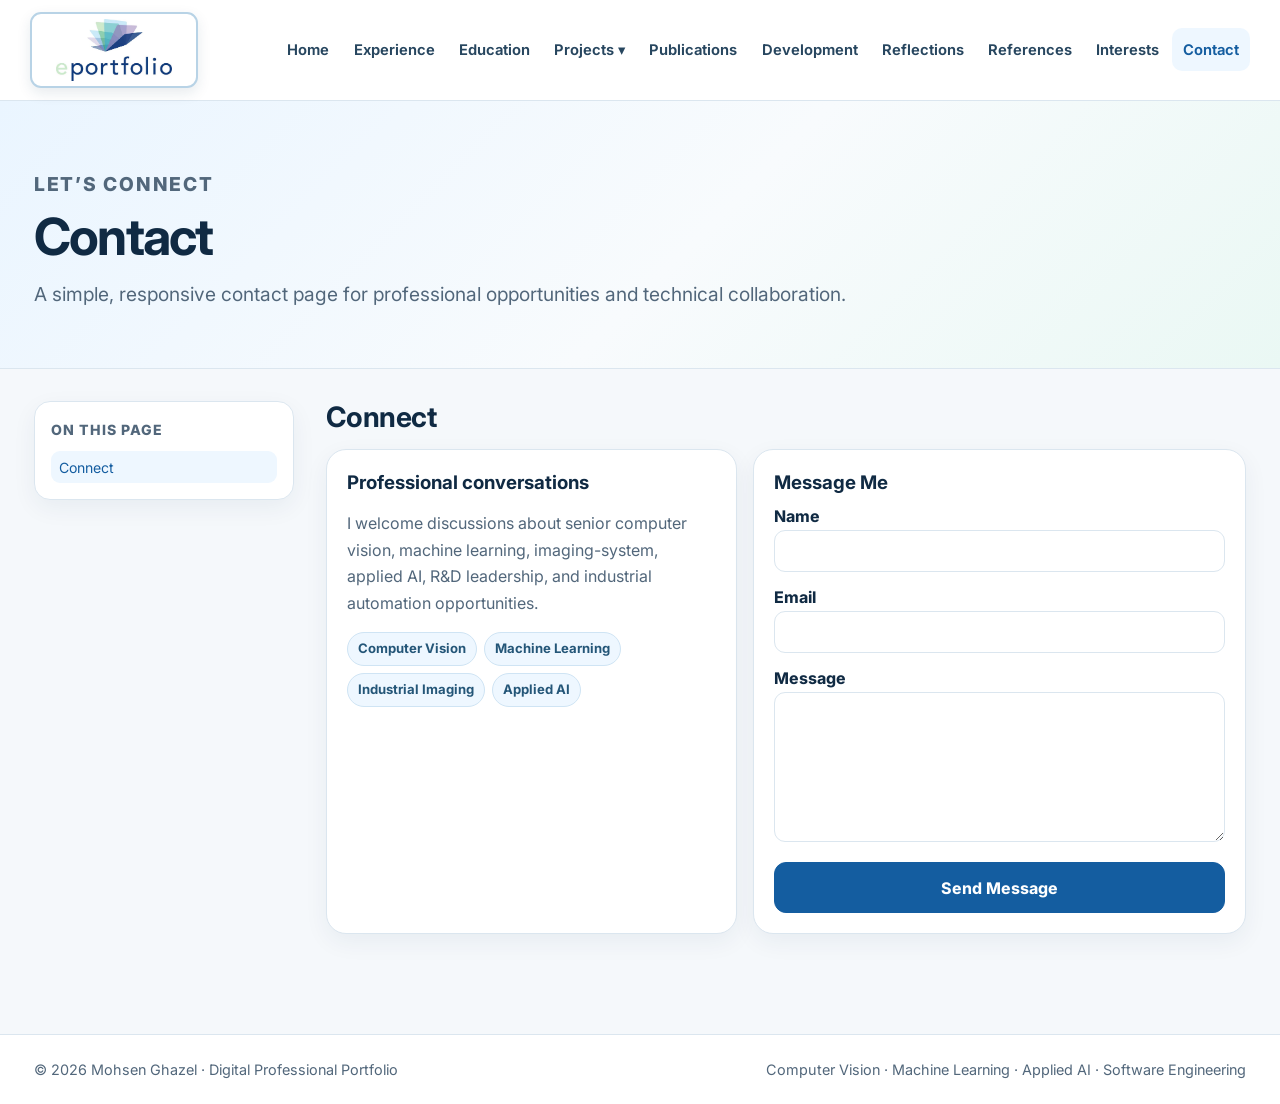
<file: contact.html>
<!doctype html>
<html lang="en">
  <head>
    <meta charset="UTF-8" />
    <meta name="viewport" content="width=device-width,initial-scale=1" />
    <meta
      name="description"
      content="My responsive contact page for professional opportunities and technical collaboration."
    />
    <title>Contact | Mohsen Ghazel</title>
    <link rel="preconnect" href="https://fonts.googleapis.com" />
    <link rel="preconnect" href="https://fonts.gstatic.com" crossorigin />
    <link
      href="https://fonts.googleapis.com/css2?family=Inter:wght@400;500;600;700;800&display=swap"
      rel="stylesheet"
    />
    <link rel="stylesheet" href="css/styles.css" />
  </head>
  <body id="top">
    <div data-site-header></div>
    <section class="hero">
      <div class="hero-inner">
        <p class="kicker">Let’s Connect</p>
        <h1>Contact</h1>
        <p>
          A simple, responsive contact page for professional opportunities and
          technical collaboration.
        </p>
      </div>
    </section>
    <main class="page-shell">
      <aside
        class="page-toc"
        data-page-toc
        aria-label="Page table of contents"
      ></aside>
      <div class="page-content">
        <section class="section">
          <h2 class="section-title" data-toc id="contact-options">Connect</h2>
          <div class="contact-grid">
            <article class="card">
              <h3>Professional conversations</h3>
              <p>
                I welcome discussions about senior computer vision, machine
                learning, imaging-system, applied AI, R&D leadership, and
                industrial automation opportunities.
              </p>
              <div class="chip-row">
                <span class="chip">Computer Vision</span
                ><span class="chip">Machine Learning</span
                ><span class="chip">Industrial Imaging</span
                ><span class="chip">Applied AI</span>
              </div>
            </article>
            <article class="card">
              <h3>Message Me</h3>
              <form
                class="contact-form"
                onsubmit="
                  event.preventDefault();
                  alert(
                    'This static portfolio form is a UI template. Connect it to your preferred form service before deployment.',
                  );
                "
              >
                <label>Name<input type="text" name="name" required /></label
                ><label>Email<input type="email" name="email" required /></label
                ><label
                  >Message<textarea name="message" required></textarea></label
                ><button class="btn" type="submit">Send Message</button>
              </form>
            </article>
          </div>
        </section>
      </div>
    </main>
    <a class="back-top" href="#top" aria-label="Back to top">↑</a>
    <div data-site-footer></div>
    <script src="js/script.js"></script>
  </body>
</html>
</file>
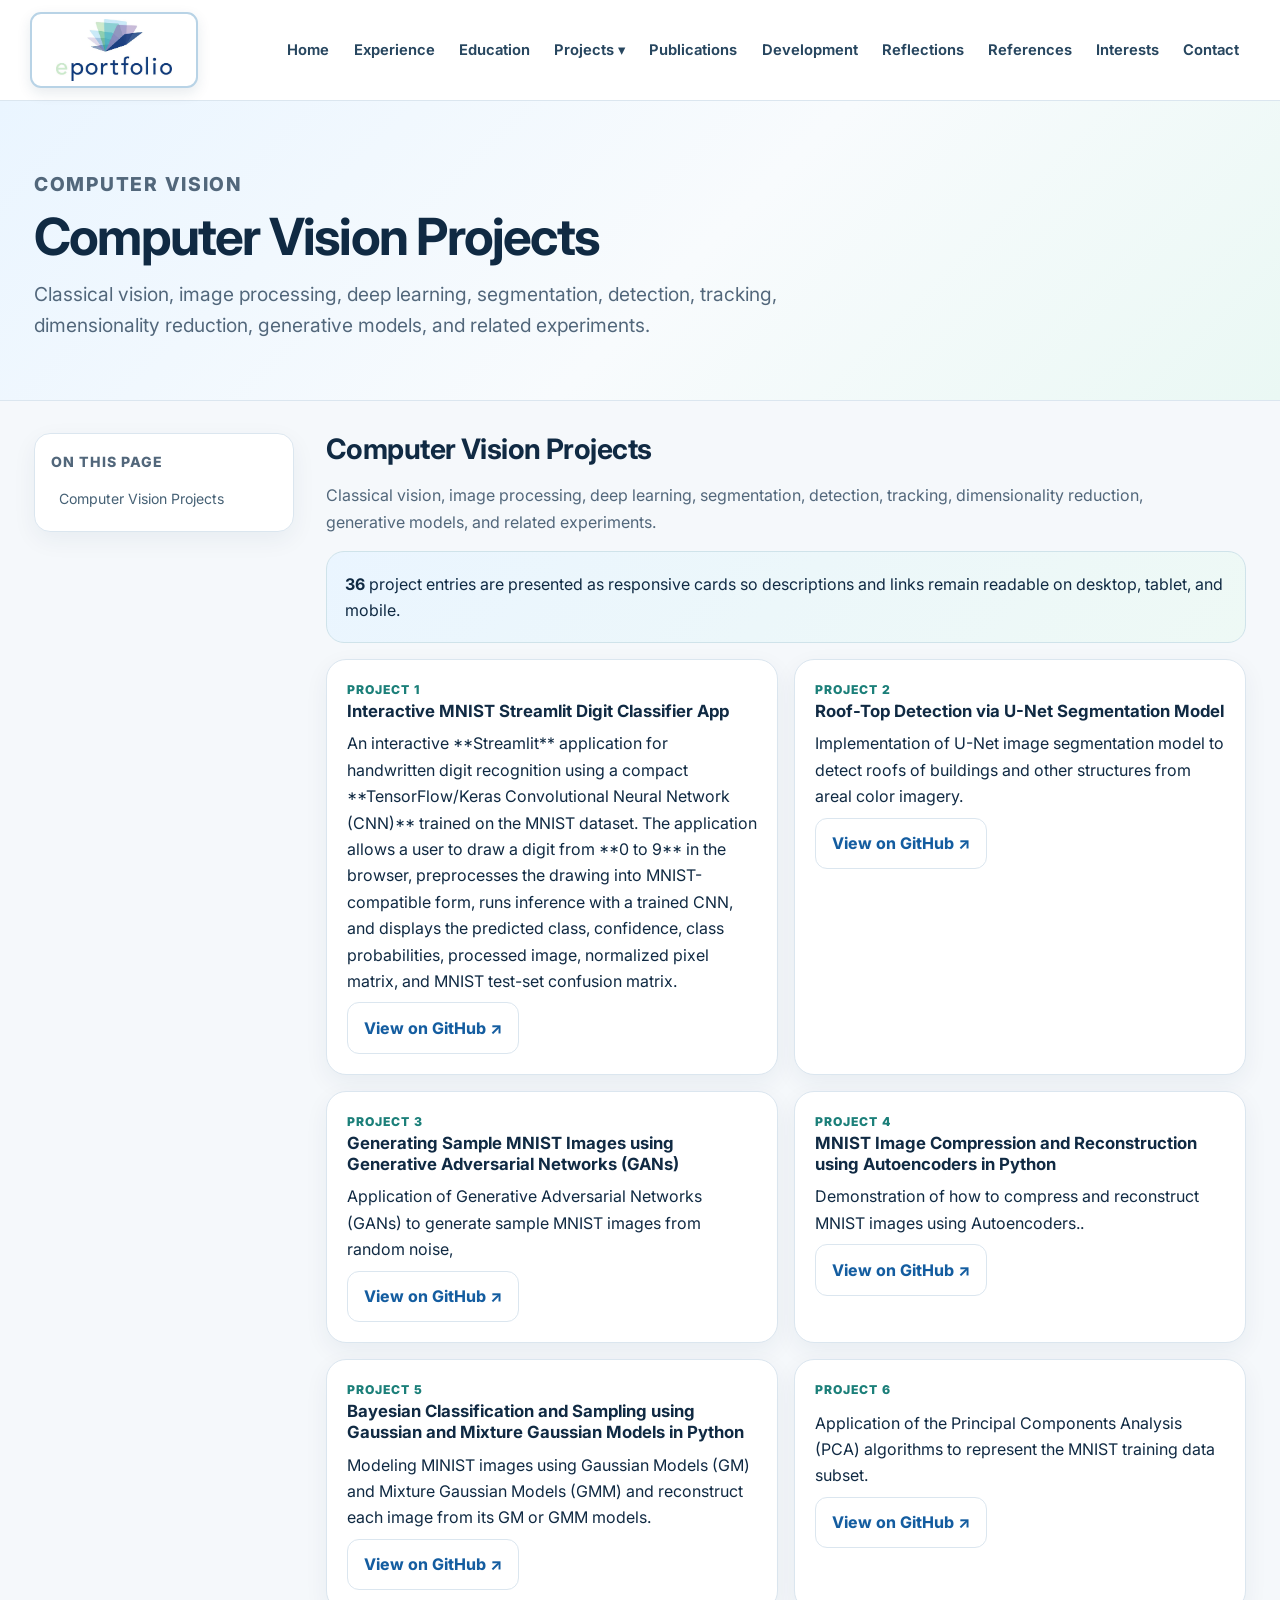
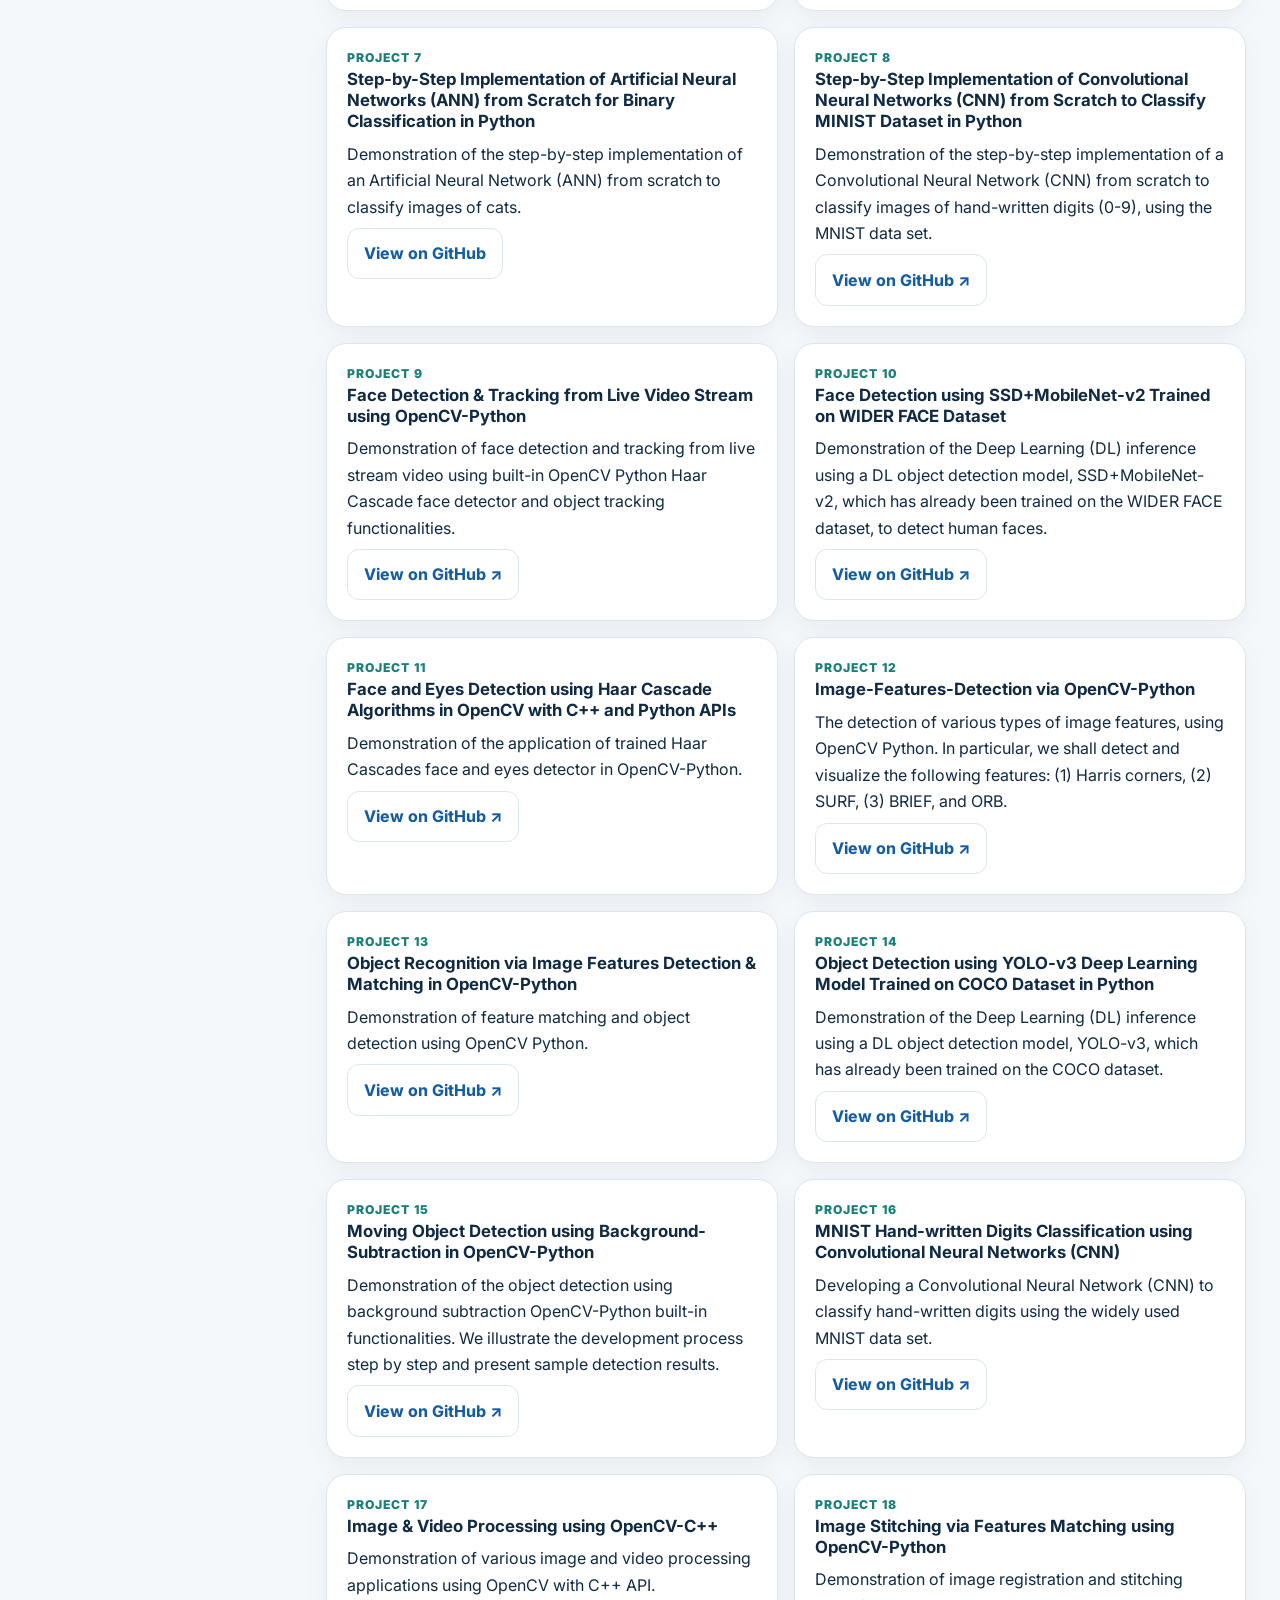
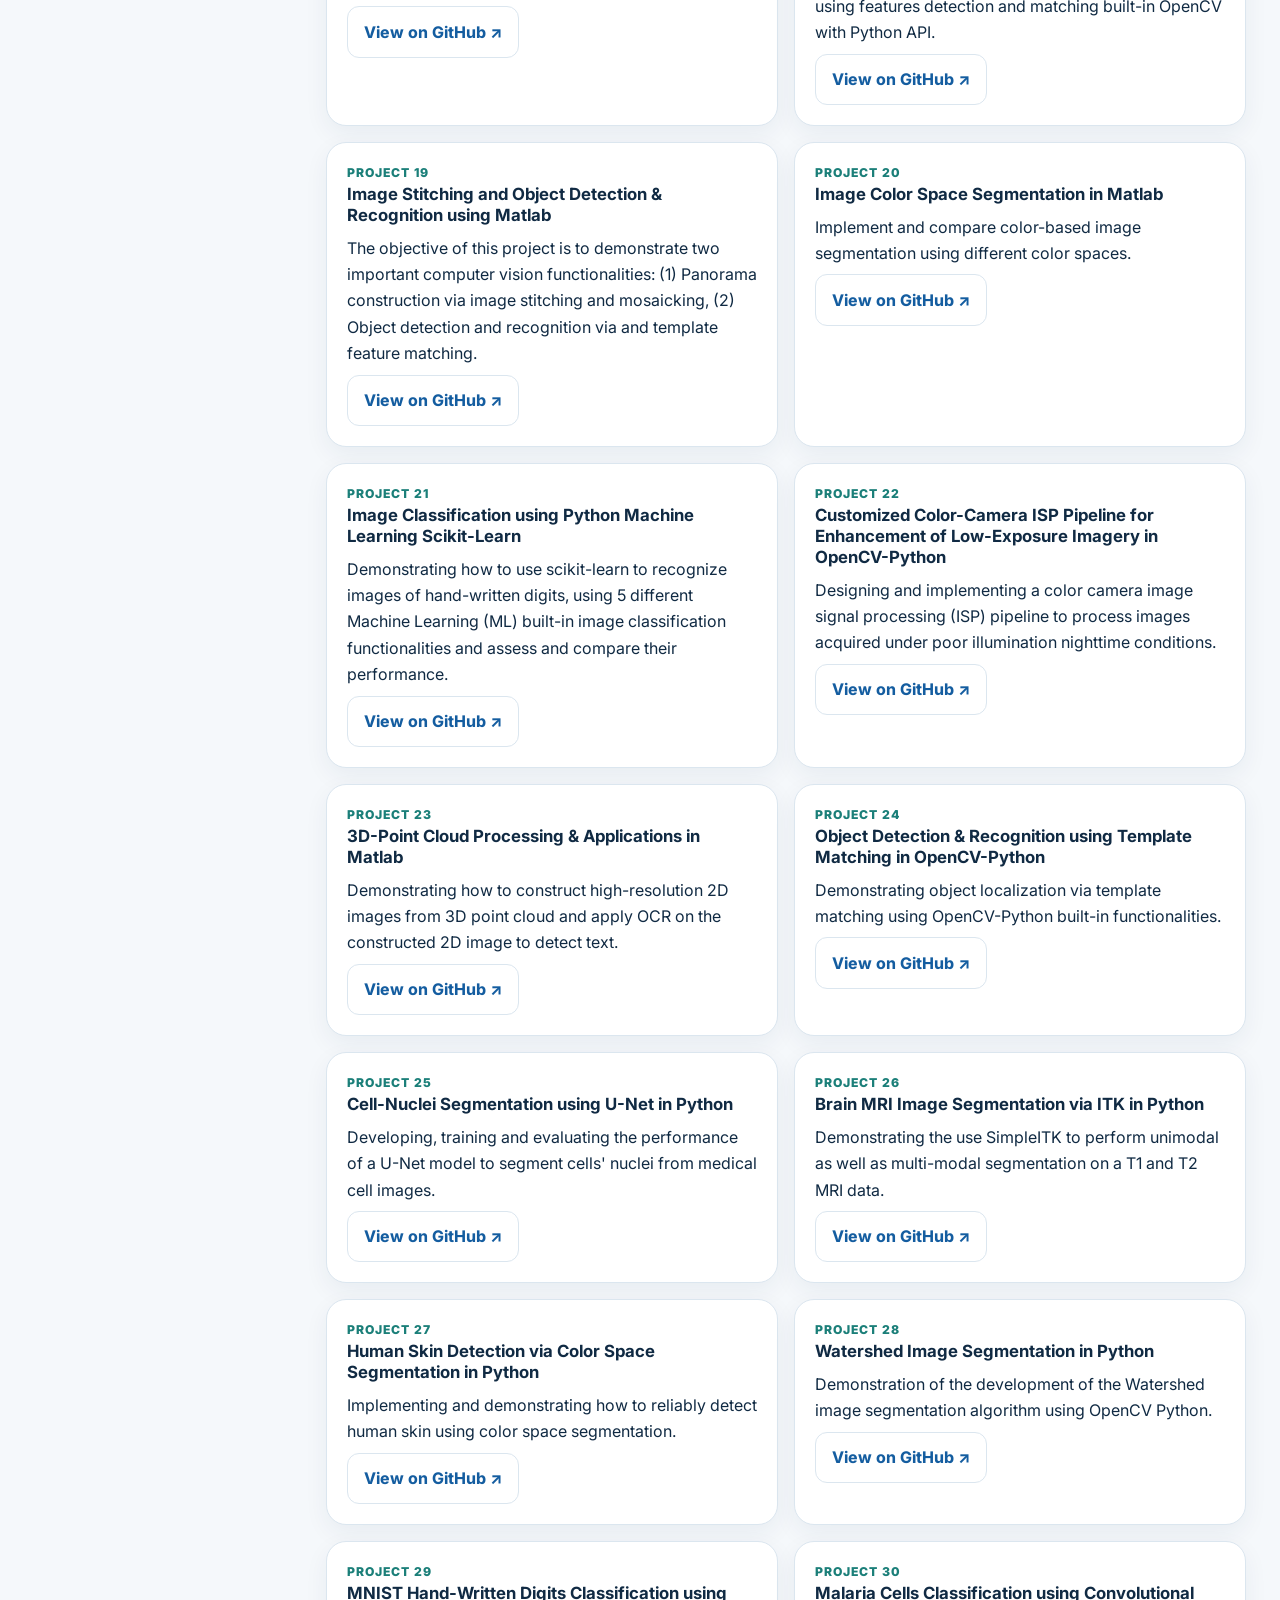
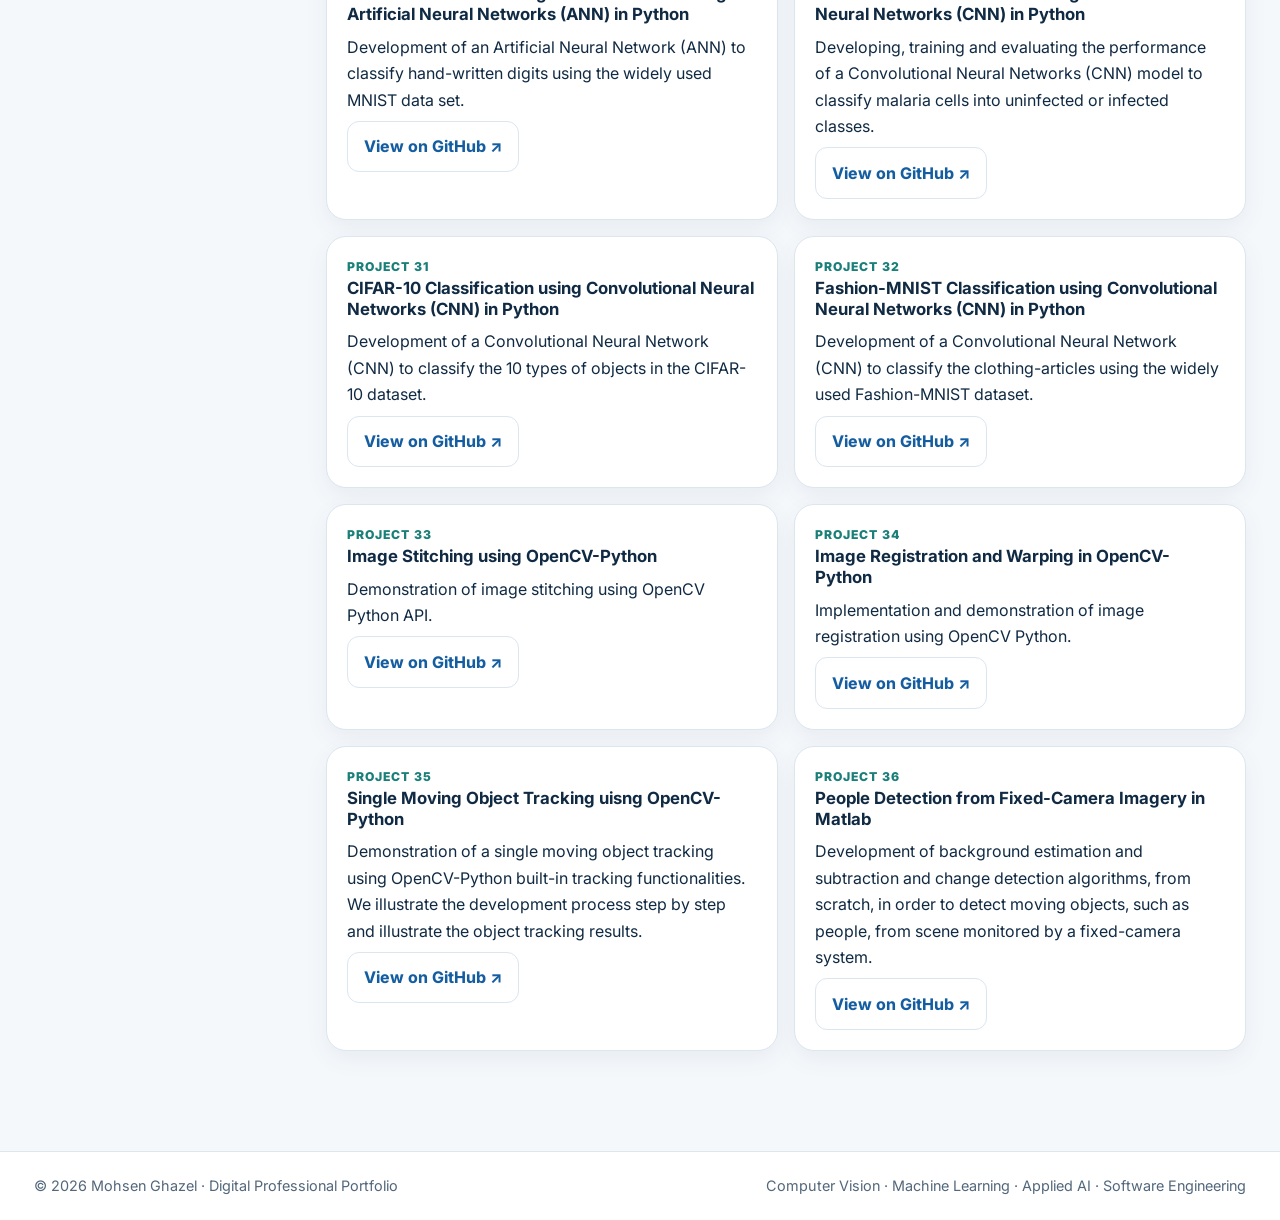
<file: cv-projects.html>
<!doctype html>
<html lang="en">
  <head>
    <meta charset="UTF-8" />
    <meta name="viewport" content="width=device-width,initial-scale=1" />
    <meta
      name="description"
      content="Classical vision, image processing, deep learning, segmentation, detection, tracking, dimensionality reduction, generative models, and related experiments."
    />
    <title>Computer Vision Projects | Mohsen Ghazel</title>
    <link rel="preconnect" href="https://fonts.googleapis.com" />
    <link rel="preconnect" href="https://fonts.gstatic.com" crossorigin />
    <link
      href="https://fonts.googleapis.com/css2?family=Inter:wght@400;500;600;700;800&display=swap"
      rel="stylesheet"
    />
    <link rel="stylesheet" href="css/styles.css" />
  </head>
  <body id="top">
    <div data-site-header></div>
    <section class="hero">
      <div class="hero-inner">
        <p class="kicker">Computer Vision</p>
        <h1>Computer Vision Projects</h1>
        <p>
          Classical vision, image processing, deep learning, segmentation,
          detection, tracking, dimensionality reduction, generative models, and
          related experiments.
        </p>
      </div>
    </section>
    <main class="page-shell">
      <aside
        class="page-toc"
        data-page-toc
        aria-label="Page table of contents"></aside>
      <div class="page-content">
        <section class="section">
            <h2 class="section-title" data-toc id="projects">
                Computer Vision Projects
            </h2>
            <p class="section-lead">
                Classical vision, image processing, deep learning, segmentation,
                detection, tracking, dimensionality reduction, generative models,
                and related experiments.
            </p>
            <div class="callout">
                <strong>36</strong> project entries are presented as responsive
                cards so descriptions and links remain readable on desktop, tablet,
                and mobile.
            </div>

            <div class="card-grid">
                <!-- Project # 1 -->
                <article class="project-card">
                <div class="project-num">Project 1</div>
                <h3>Interactive MNIST Streamlit Digit Classifier App</h3>
                <div>
                    <td data-label="Description">
                        An interactive **Streamlit** application for handwritten digit 
                        recognition using a compact **TensorFlow/Keras Convolutional Neural 
                        Network (CNN)** trained on the MNIST dataset. The application allows 
                        a user to draw a digit from **0 to 9** in the browser, preprocesses 
                        the drawing into MNIST-compatible form, runs inference with a trained 
                        CNN, and displays the predicted class, confidence, class 
                        probabilities, processed image, normalized pixel matrix, and 
                        MNIST test-set confusion matrix.
                    </td>
                </div>
                <a class="btn secondary"
                    href="https://github.com/mghazel2030/cv_interactive_mnist_streamlit_app_ai_bootcamp_midterm_project"
                    target="blank"
                    rel="noopener">View on GitHub ↗
                </a>
            </article>

            <!-- Project # 2 -->
            <article class="project-card">
                <div class="project-num">Project 2</div>
                <h3>Roof-Top Detection via U-Net Segmentation Model</h3>
                <div>
                    <td data-label="Description">
                        Implementation of U-Net image segmentation model to detect
                        roofs of buildings and other structures from areal color
                        imagery.
                    </td>
                </div>
                <a class="btn secondary"
                href="https://github.com/mghazel2030/cv_roof_segmentation_unet"
                target="blank"
                rel="noopener">View on GitHub ↗</a>
            </article>

            <!-- Project # 3  -->
            <article class="project-card">
                <div class="project-num">Project 3</div>
                <h3>
                    Generating Sample MNIST Images using Generative Adversarial
                    Networks (GANs)
                </h3>
                <div>
                    <td data-label="Description">
                        Application of Generative Adversarial Networks (GANs) to
                        generate sample MNIST images from random noise,
                    </td>
                </div>
                <a                 class="btn secondary"
                    href="https://github.com/mghazel2030/cv_generating_mnist_images_gan"
                    target="blank"
                    rel="noopener">View on GitHub ↗
                </a>
            </article>

            <!-- Project # 4  -->
            <article class="project-card">
                <div class="project-num">Project 4</div>
                <h3>
                    MNIST Image Compression and Reconstruction using Autoencoders in
                    Python
                </h3>
                    <div>
                    <td data-label="Description">
                        Demonstration of how to compress and reconstruct MNIST images
                        using Autoencoders..
                    </td>
                </div>
                <a class="btn secondary"
                    href="https://github.com/mghazel2030/cv_image_compression_reconstruction_auto_encoders"
                    target="blank" rel="noopener">View on GitHub ↗
                </a>
            </article>

            <!-- Project # 5  -->
            <article class="project-card">
                <div class="project-num">Project 5</div>
                <h3>
                    Bayesian Classification and Sampling using Gaussian and Mixture
                    Gaussian Models in Python
                </h3>
                <div>
                    <td data-label="Description">
                        Modeling MINIST images using Gaussian Models (GM) and Mixture
                        Gaussian Models (GMM) and reconstruct each image from its GM
                        or GMM models.
                    </td>
                </div>
                <a class="btn secondary"
                    href="https://github.com/mghazel2030/cv_bayesian_sampling_classification_gmm"
                    target="blank"
                    rel="noopener">View on GitHub ↗
                </a>
            </article>

            <!-- Project # 6  -->
            <article class="project-card">
                <div class="project-num">Project 6</div>
                <h3>
                    
                </h3>
                <div>
                    <td data-label="Description">
                        Application of the Principal Components Analysis (PCA)
                        algorithms to represent the MNIST training data subset.
                    </td>
                </div>
                <a class="btn secondary"
                    href="https://github.com/mghazel2030/cv_principal_components_analysis"
                    target="blank"
                    rel="noopener">View on GitHub ↗
                </a>
            </article>

            <!-- Project # 7  -->
            <article class="project-card">
                <div class="project-num">Project 7</div>
                <h3>
                    Step-by-Step Implementation of Artificial Neural Networks (ANN)
                    from Scratch for Binary Classification in Python
                </h3>
                <div>
                <td data-label="Description">
                    Demonstration of the step-by-step implementation of an
                    Artificial Neural Network (ANN) from scratch to classify
                    images of cats.
                </td>
                </div>
                <a class="btn secondary"
                    href="https://github.com/mghazel2030/cv_step_by_step_ann_implementation_from_scratch"
                    target="blank"
                    rel="noopener">View on GitHub
                </a>
            </article>

            <!-- Project # 8  -->
            <article class="project-card">
                <div class="project-num">Project 8</div>
                <h3>
                    Step-by-Step Implementation of Convolutional Neural Networks
                    (CNN) from Scratch to Classify MINIST Dataset in Python
                </h3>
                <div>
                    <td data-label="Description">
                        Demonstration of the step-by-step implementation of a
                        Convolutional Neural Network (CNN) from scratch to classify
                        images of hand-written digits (0-9), using the MNIST data set.
                    </td>
                </div>
                <a class="btn secondary"
                    href="https://github.com/mghazel2030/cv_step_by_step_cnn_implementation_from_scratch"
                    target="blank"
                    rel="noopener">View on GitHub ↗
                </a>
            </article>

            <!-- Project # 9  -->
            <article class="project-card">
                <div class="project-num">Project 9</div>
                <h3>
                    Face Detection &amp; Tracking from Live Video Stream using
                    OpenCV-Python
                </h3>
                <div>
                    <td data-label="Description">
                    Demonstration of face detection and tracking from live stream
                    video using built-in OpenCV Python Haar Cascade face detector
                    and object tracking functionalities.
                    </td>
                </div>
                <a
                    class="btn secondary"
                    href="https://github.com/mghazel2030/cv_face_detection_tracking_opencv"
                    target="blank"
                    rel="noopener"
                    >View on GitHub ↗
                </a>
            </article>
            
            <!-- Project # 10  -->
            <article class="project-card">
                <div class="project-num">Project 10</div>
                <h3>
                    Face Detection using SSD+MobileNet-v2 Trained on WIDER FACE
                    Dataset
                </h3>
                <div>
                    <td data-label="Description">
                        Demonstration of the Deep Learning (DL) inference using a DL
                        object detection model, SSD+MobileNet-v2, which has already
                        been trained on the WIDER FACE dataset, to detect human faces.
                    </td>
                </div>
                <a class="btn secondary"
                    href="https://github.com/mghazel2030/cv_face_detection_ssd_mobilenet"
                    target="blank"
                    rel="noopener">View on GitHub ↗
                </a>
            </article>

            <!-- Project # 11  -->
            <article class="project-card">
                <div class="project-num">Project 11</div>
                <h3>
                    Face and Eyes Detection using Haar Cascade Algorithms in OpenCV
                    with C++ and Python APIs
                </h3>
                <div>
                    <td data-label="Description">
                        Demonstration of the application of trained Haar Cascades face
                        and eyes detector in OpenCV-Python.
                    </td>
                </div>
                <a class="btn secondary"
                    href="https://github.com/mghazel2020/https://github.com/mghazel2030/cv_face_detection_haar_cascade"
                    target="blank"
                    rel="noopener">View on GitHub ↗
                </a>
            </article>

            <!-- Project # 12  -->
            <article class="project-card">
                <div class="project-num">Project 12</div>
                <h3>Image-Features-Detection via OpenCV-Python</h3>
                <div>
                    <td data-label="Description">
                        The detection of various types of image features, using OpenCV
                        Python. In particular, we shall detect and visualize the
                        following features: (1) Harris corners, (2) SURF, (3) BRIEF,
                        and ORB.
                    </td>
                </div>
                <a
                    class="btn secondary"
                    href="https://github.com/mghazel2030/cv_image_features_detection_opencv"
                    target="blank"
                    rel="noopener">View on GitHub ↗
                </a>
            </article>

            <!-- Project # 13  -->
            <article class="project-card">
                <div class="project-num">Project 13</div>
                <h3>
                    Object Recognition via Image Features Detection &amp; Matching
                    in OpenCV-Python
                </h3>
                <div>
                    <td data-label="Description">
                        Demonstration of feature matching and object detection using
                        OpenCV Python.
                    </td>
                </div>
                <a class="btn secondary"
                    href="https://github.com/mghazel2030/cv_object_recognition_features_matching"
                    target="blank" rel="noopener">View on GitHub ↗
                </a>
            </article>

            <!-- Project # 14  -->
            <article class="project-card">
                <div class="project-num">Project 14</div>
                <h3>
                    Object Detection using YOLO-v3 Deep Learning Model Trained on
                    COCO Dataset in Python
                </h3>
                <div>
                    <td data-label="Description">
                        Demonstration of the Deep Learning (DL) inference using a DL
                        object detection model, YOLO-v3, which has already been
                        trained on the COCO dataset.
                    </td>
                </div>
                <a class="btn secondary"
                    href="https://github.com/mghazel2020/https://github.com/mghazel2030/cv_object_detection_yolo"
                    target="blank" rel="noopener">View on GitHub ↗
                </a>
            </article>

            <!-- Project # 15  -->
            <article class="project-card">
                <div class="project-num">Project 15</div>
                <h3>
                    Moving Object Detection using Background-Subtraction in
                    OpenCV-Python
                </h3>
                <div>
                    <td data-label="Description">
                        Demonstration of the object detection using background
                        subtraction OpenCV-Python built-in functionalities. We
                        illustrate the development process step by step and present
                        sample detection results.
                    </td>
                </div>
                <a class="btn secondary"
                    href="https://github.com/mghazel2030/cv_moving_object_detection_background_subtraction"
                    target="blank" rel="noopener">View on GitHub ↗
                </a>
            </article>

            <!-- Project # 16  -->
            <article class="project-card">
                <div class="project-num">Project 16</div>
                <h3>
                    MNIST Hand-written Digits Classification using Convolutional
                    Neural Networks (CNN)
                </h3>
                <div>
                <td data-label="Description">
                    Developing a Convolutional Neural Network (CNN) to classify
                    hand-written digits using the widely used MNIST data set.
                </td>
                </div>
                <a
                    class="btn secondary"
                    href="https://github.com/mghazel2030/cv_mnist_classification_cnn"
                    target="blank"
                    rel="noopener">View on GitHub ↗
                </a>
            </article>

            <!-- Project # 17 -->
            <article class="project-card">
                <div class="project-num">Project 17</div>
                <h3>Image &amp; Video Processing using OpenCV-C++</h3>
                <div>
                    <td data-label="Description">
                        Demonstration of various image and video processing
                        applications using OpenCV with C++ API.
                    </td>
                </div>
                <a class="btn secondary"
                    href="https://github.com/mghazel2020/https://github.com/mghazel2030/cv_video_processing_opencv"
                    target="blank" rel="noopener">View on GitHub ↗
                </a>
            </article>

            <!-- Project # 18 -->
            <article class="project-card">
                <div class="project-num">Project 18</div>
                <h3>Image Stitching via Features Matching using OpenCV-Python</h3>
                <div>
                    <td data-label="Description">
                        Demonstration of image registration and stitching using
                        features detection and matching built-in OpenCV with Python
                        API.
                    </td>
                </div>
                <a class="btn secondary"
                    href="https://github.com/mghazel2020/https://github.com/mghazel2030/cv_image_stitching_opencv"
                    target="blank"
                    rel="noopener">View on GitHub ↗
                </a>
            </article>

            <!-- Project # 19  -->
            <article class="project-card">
                <div class="project-num">Project 19</div>
                <h3>
                    Image Stitching and Object Detection &amp; Recognition using
                    Matlab
                </h3>
                <div>
                    <td data-label="Description">
                        The objective of this project is to demonstrate two important
                        computer vision functionalities: (1) Panorama construction via
                        image stitching and mosaicking, (2) Object detection and
                        recognition via and template feature matching.
                    </td>
                </div>
                <a class="btn secondary"
                    href="https://github.com/mghazel2030/cv_image_stitching_object_detection"
                    target="blank" rel="noopener">View on GitHub ↗
                </a>
            </article>

            <!-- Project # 20  -->
            <article class="project-card">
                <div class="project-num">Project 20</div>
                <h3>Image Color Space Segmentation in Matlab</h3>
                <div>
                    <td data-label="Description">
                        Implement and compare color-based image segmentation using
                        different color spaces.
                    </td>
                </div>
                <a class="btn secondary"
                    href="https://github.com/mghazel2020/https://github.com/mghazel2030/cv_image_segmentation_color_spaces"
                    target="blank" rel="noopener">View on GitHub ↗
                </a>
            </article>

            <!-- Project # 21 -->
            <article class="project-card">
                <div class="project-num">Project 21</div>
                <h3>
                    Image Classification using Python Machine Learning Scikit-Learn
                </h3>
                <div>
                    <td data-label="Description">
                        Demonstrating how to use scikit-learn to recognize images of
                        hand-written digits, using 5 different Machine Learning (ML)
                        built-in image classification functionalities and assess and
                        compare their performance.
                    </td>
                </div>
                <a class="btn secondary"
                    href="https://github.com/mghazel2030/cv_image_classification_ml"
                    target="blank" rel="noopener">View on GitHub ↗
                </a>
            </article>

            <!-- Project # 22 -->
            <article class="project-card">
                <div class="project-num">Project 22</div>
                <h3>
                    Customized Color-Camera ISP Pipeline for Enhancement of
                    Low-Exposure Imagery in OpenCV-Python
                </h3>
                <div>
                    <td data-label="Description">
                        Designing and implementing a color camera image signal
                        processing (ISP) pipeline to process images acquired under
                        poor illumination nighttime conditions.
                    </td>
                </div>
                <a class="btn secondary"
                    href="https://github.com/mghazel2030/cv_color_camera_isp_pipeline"
                    target="blank" rel="noopener">View on GitHub ↗
                </a>
            </article>

            <!-- Project # 23 -->
            <article class="project-card">
                <div class="project-num">Project 23</div>
                <h3>3D-Point Cloud Processing &amp; Applications in Matlab</h3>
                <div>
                    <td data-label="Description">
                        Demonstrating how to construct high-resolution 2D images from
                        3D point cloud and apply OCR on the constructed 2D image to
                        detect text.
                    </td>
                </div>
                <a class="btn secondary"
                    href="https://github.com/mghazel2020/Color-Camera-ISP-Pipeline--OpenCV-Python"
                    target="blank" rel="noopener">View on GitHub ↗
                </a>
            </article>

            <!-- Project # 24 -->
            <article class="project-card">
                <div class="project-num">Project 24</div>
                <h3>
                    Object Detection &amp; Recognition using Template Matching in
                    OpenCV-Python
                </h3>
                <div>
                    <td data-label="Description">
                        Demonstrating object localization via template matching using
                        OpenCV-Python built-in functionalities.
                    </td>
                </div>
                <a class="btn secondary"
                    href="https://github.com/mghazel2020/https://github.com/mghazel2030/cv_object_detection_template_matching"
                    target="blank" rel="noopener">View on GitHub ↗
                </a>
            </article>

            <!-- Project # 25 -->
            <article class="project-card">
                <div class="project-num">Project 25</div>
                <h3>Cell-Nuclei Segmentation using U-Net in Python</h3>
                <div>
                    <td data-label="Description">
                        Developing, training and evaluating the performance of a U-Net
                        model to segment cells' nuclei from medical cell images.
                    </td>
                </div>
                <a class="btn secondary"
                    href="https://github.com/mghazel2020/Cell-Nuclei-Segmentation-via-U-Net--Python"
                    target="blank" rel="noopener">View on GitHub ↗
                </a>
            </article>

            <!-- Project # 26 -->
            <article class="project-card">
                <div class="project-num">Project 26</div>
                <h3>Brain MRI Image Segmentation via ITK in Python</h3>
                <div>
                    <td data-label="Description">
                        Demonstrating the use SimpleITK to perform unimodal as well as
                        multi-modal segmentation on a T1 and T2 MRI data.
                    </td>
                </div>
                <a class="btn secondary"
                    href="https://github.com/mghazel2020/https://github.com/mghazel2030/cv_brain_mri_image_segmentation_itk"
                    target="blank" rel="noopener">View on GitHub ↗
                </a>
            </article>

            <!-- Project # 27 -->
            <article class="project-card">
                <div class="project-num">Project 27</div>
                <h3>
                    Human Skin Detection via Color Space Segmentation in Python
                </h3>
                <div>
                    <td data-label="Description">
                        Implementing and demonstrating how to reliably detect human
                        skin using color space segmentation.
                    </td>
                </div>
                <a  class="btn secondary"
                    href="https://github.com/mghazel2030/cv_skin_detection_color_space_segmentation"
                    target="blank" rel="noopener">View on GitHub ↗
                </a>
            </article>

            <!-- Project # 28 -->
            <article class="project-card">
                <div class="project-num">Project 28</div>
                <h3>Watershed Image Segmentation in Python</h3>
                <div>
                    <td data-label="Description">
                        Demonstration of the development of the Watershed image
                        segmentation algorithm using OpenCV Python.
                    </td>
                </div>
                <a
                    class="btn secondary"
                    href="https://github.com/mghazel2030/cv_watershed_image_segmentation"
                    target="blank" rel="noopener">View on GitHub ↗
                </a>
            </article>

            <!-- Project # 29 -->
            <article class="project-card">
                <div class="project-num">Project 29</div>
                <h3>
                    MNIST Hand-Written Digits Classification using Artificial Neural
                    Networks (ANN) in Python
                </h3>
                <div>
                    <td data-label="Description">
                        Development of an Artificial Neural Network (ANN) to classify
                        hand-written digits using the widely used MNIST data set.
                    </td>
                </div>
                <a
                    class="btn secondary"
                    href="https://github.com/mghazel2030/cv_mnist_classification_ann"
                    target="blank" rel="noopener">View on GitHub ↗
                </a>
            </article>

             <!-- Project # 30 -->
            <article class="project-card">
                <div class="project-num">Project 30</div>
                <h3>
                    Malaria Cells Classification using Convolutional Neural Networks
                    (CNN) in Python
                </h3>
                <div>
                    <td data-label="Description">
                        Developing, training and evaluating the performance of a
                        Convolutional Neural Networks (CNN) model to classify malaria
                        cells into uninfected or infected classes.
                    </td>
                </div>
                <a
                    class="btn secondary"
                    href="https://github.com/mghazel2030/cv_malaria_cell_classification_cnn"
                    target="blank" rel="noopener">View on GitHub ↗
                </a>
            </article>

            <!-- Project # 31 -->
            <article class="project-card">
                <div class="project-num">Project 31</div>
                <h3>
                    CIFAR-10 Classification using Convolutional Neural Networks
                    (CNN) in Python
                </h3>
                <div>
                <td data-label="Description">
                    Development of a Convolutional Neural Network (CNN) to
                    classify the 10 types of objects in the CIFAR-10 dataset.
                </td>
                </div>
                <a
                    class="btn secondary"
                    href="https://github.com/mghazel2030/cv_cifar10_classification_cnn"
                    target="blank" rel="noopener">View on GitHub ↗
                </a>
            </article>

            <!-- Project # 32 -->
            <article class="project-card">
                <div class="project-num">Project 32</div>
                <h3>
                    Fashion-MNIST Classification using Convolutional Neural Networks
                    (CNN) in Python
                </h3>
                <div>
                <td data-label="Description">
                    Development of a Convolutional Neural Network (CNN) to
                    classify the clothing-articles using the widely used
                    Fashion-MNIST dataset.
                </td>
                </div>
                <a
                    class="btn secondary"
                    href="https://github.com/mghazel2030/cv_fashion_minist_classification_cnn"
                    target="blank" rel="noopener">View on GitHub ↗
                </a>
            </article>

            <!-- Project # 33 -->
            <article class="project-card">
                <div class="project-num">Project 33</div>
                <h3>Image Stitching using OpenCV-Python</h3>
                <div>
                    <td data-label="Description">
                        Demonstration of image stitching using OpenCV Python API.
                    </td>
                </div>
                <a
                    class="btn secondary"
                    href="https://github.com/mghazel2030/cv_image_stitching_opencv"
                    target="blank" rel="noopener">View on GitHub ↗
                </a>
            </article>

            <!-- Project # 34 -->
            <article class="project-card">
                <div class="project-num">Project 34</div>
                <h3>Image Registration and Warping in OpenCV-Python</h3>
                <div>
                    <td data-label="Description">
                        Implementation and demonstration of image registration using
                        OpenCV Python.
                    </td>
                </div>
                <a
                    class="btn secondary"
                    href="https://github.com/mghazel2030/cv_image_registration_opencv"
                    target="blank"
                    rel="noopener"
                    >View on GitHub ↗
                </a>
            </article>

            <!-- Project # 35 -->
            <article class="project-card">
                <div class="project-num">Project 35</div>
                <h3>Single Moving Object Tracking uisng OpenCV-Python</h3>
                <div>
                    <td data-label="Description">
                        Demonstration of a single moving object tracking using
                        OpenCV-Python built-in tracking functionalities. We illustrate
                        the development process step by step and illustrate the object
                        tracking results.
                    </td>
                </div>
                <a
                    class="btn secondary"
                    href="https://github.com/mghazel2030/cv_single_moving_object_detection_tracking"
                    target="blank" rel="noopener">View on GitHub ↗
                </a>
            </article>

            <!-- Project # 36 -->
            <article class="project-card">
                <div class="project-num">Project 36</div>
                <h3>People Detection from Fixed-Camera Imagery in Matlab</h3>
                <div>
                <td data-label="Description">
                    Development of background estimation and subtraction and
                    change detection algorithms, from scratch, in order to detect
                    moving objects, such as people, from scene monitored by a
                    fixed-camera system.
                </td>
                </div>
                <a
                    class="btn secondary"
                    href="https://github.com/mghazel2030/cv_people_detection_background_subtraction"
                    target="blank" rel="noopener">View on GitHub ↗
                </a>
            </article>

          </div>
        </section>
      </div>
    </main>
    <a class="back-top" href="#top" aria-label="Back to top">↑</a>
    <div data-site-footer></div>
    <script src="js/script.js"></script>
  </body>
</html>
</file>
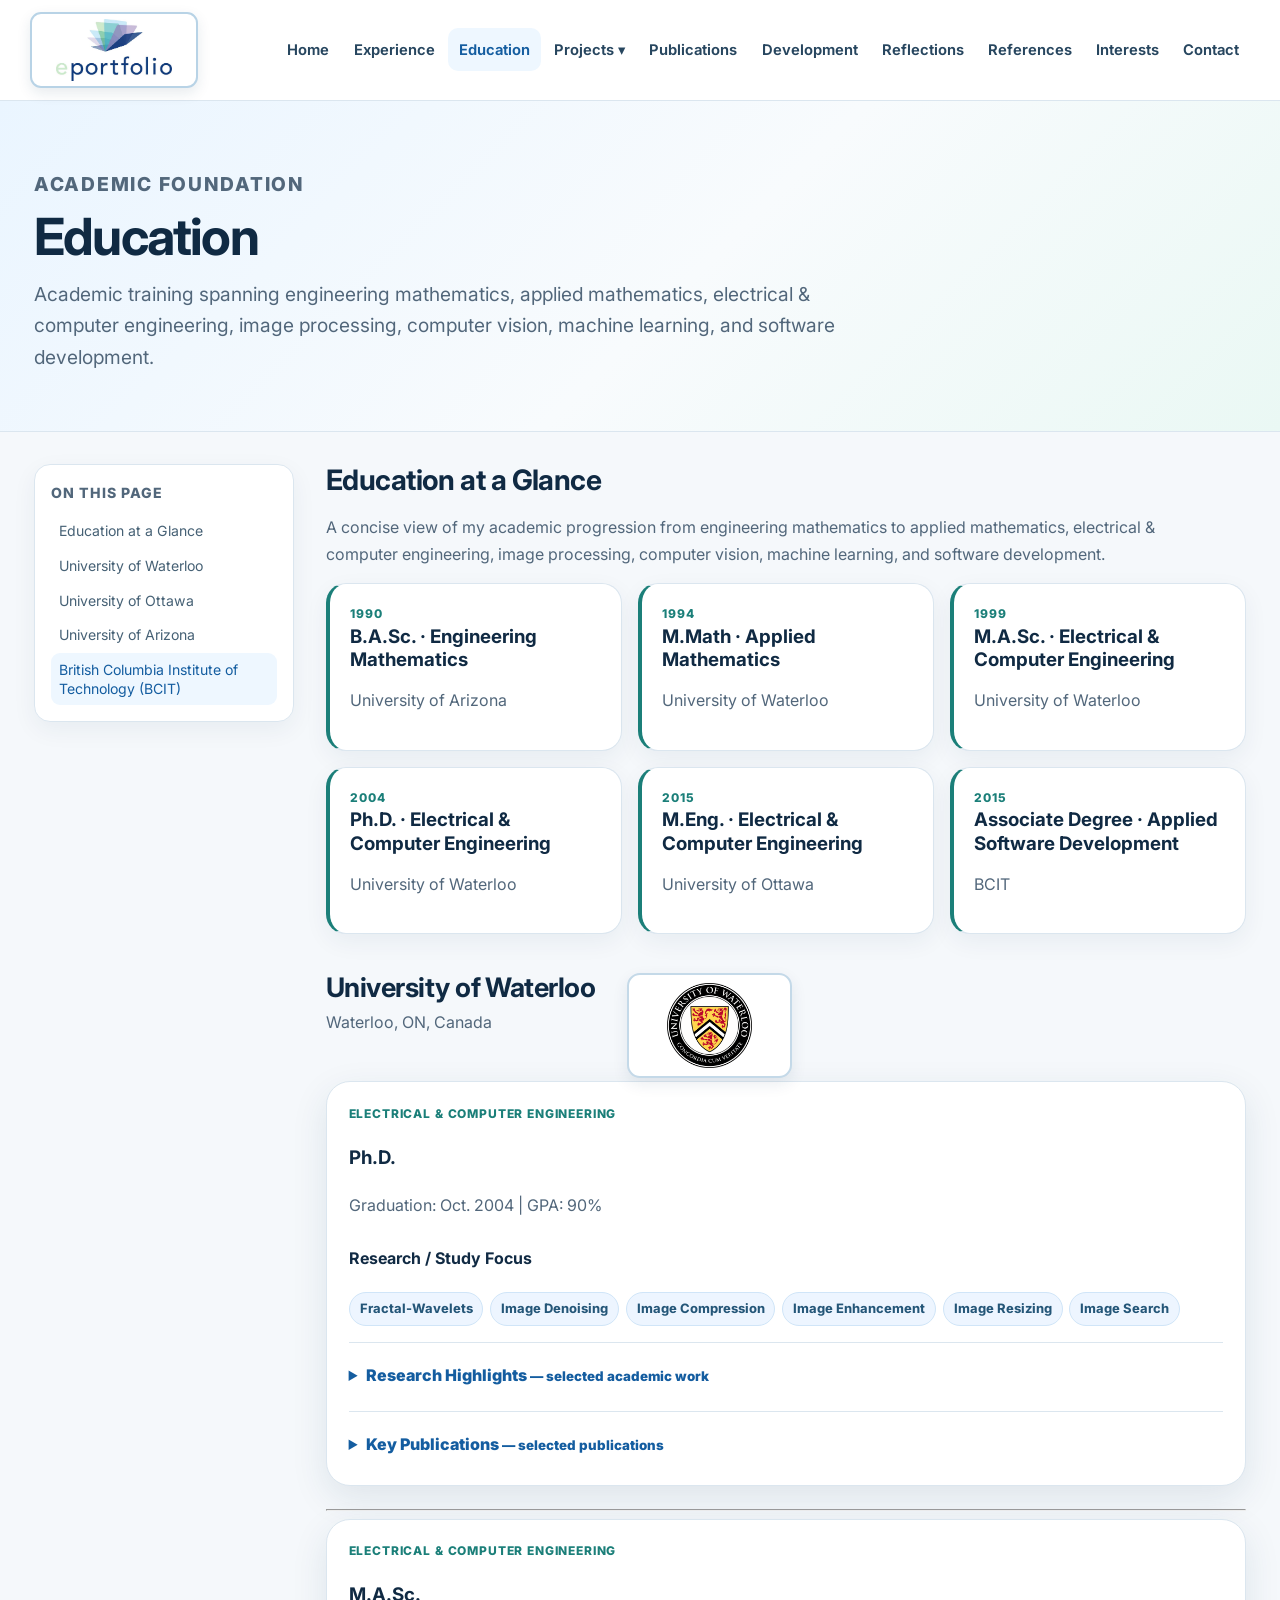
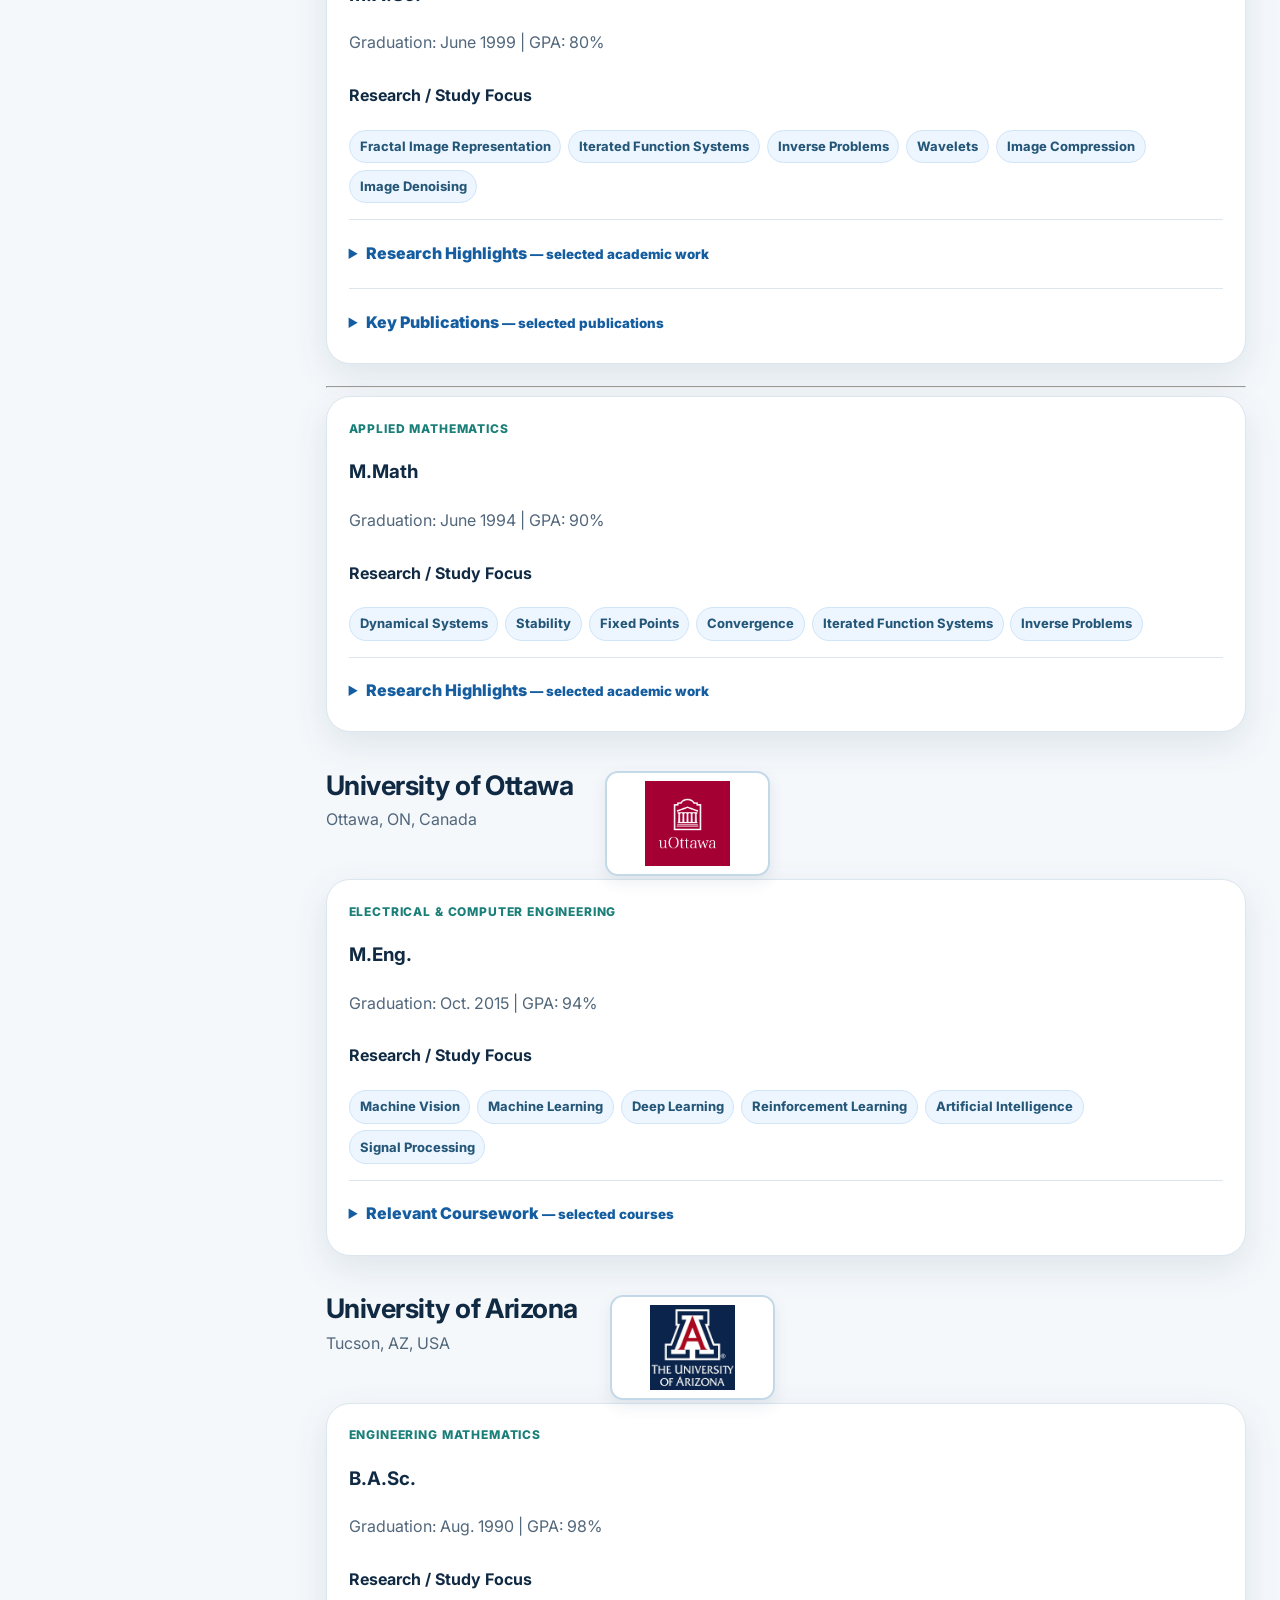
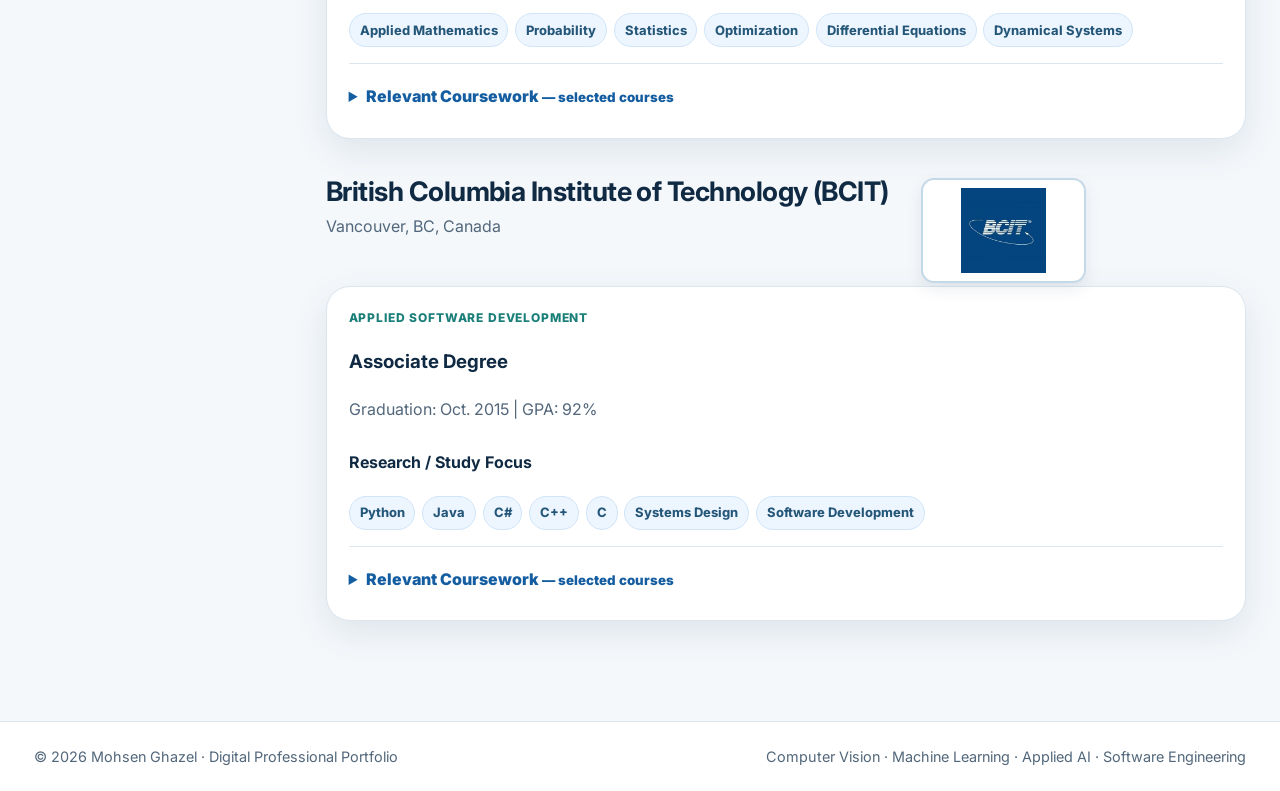
<file: education.html>
<!doctype html>
<html lang="en">
  <head>
    <meta charset="utf-8" />
    <meta content="width=device-width,initial-scale=1" name="viewport" />
    <meta
      content="Graduate research and continuing education spanning applied mathematics, electrical and computer engineering, computer vision, machine learning, and software development."
      name="description"
    />
    <title>Education | Mohsen Ghazel</title>
    <link href="https://fonts.googleapis.com" rel="preconnect" />
    <link crossorigin="" href="https://fonts.gstatic.com" rel="preconnect" />
    <link
      href="https://fonts.googleapis.com/css2?family=Inter:wght@400;500;600;700;800&amp;display=swap"
      rel="stylesheet"
    />
    <link href="css/styles.css" rel="stylesheet" />
  </head>
  <body id="top">
    <div data-site-header=""></div>
    <section class="hero">
      <div class="hero-inner">
        <p class="kicker">Academic Foundation</p>
        <h1>Education</h1>
        <p>
          Academic training spanning engineering mathematics, applied
          mathematics, electrical &amp; computer engineering, image processing,
          computer vision, machine learning, and software development.
        </p>
      </div>
    </section>
    <main class="page-shell">
      <aside
        aria-label="Page table of contents"
        class="page-toc"
        data-page-toc=""
      ></aside>
      <div class="page-content">
        <section class="section" id="education-overview">
          <h2 class="section-title" data-toc="">Education at a Glance</h2>
          <p class="section-lead">
            A concise view of my academic progression from engineering
            mathematics to applied mathematics, electrical &amp; computer
            engineering, image processing, computer vision, machine learning,
            and software development.
          </p>
          <div class="card-grid three">
            <article class="card feature-card">
              <p class="eyebrow">1990</p>
              <h3>B.A.Sc. · Engineering Mathematics</h3>
              <p>University of Arizona</p>
            </article>
            <article class="card feature-card">
              <p class="eyebrow">1994</p>
              <h3>M.Math · Applied Mathematics</h3>
              <p>University of Waterloo</p>
            </article>
            <article class="card feature-card">
              <p class="eyebrow">1999</p>
              <h3>M.A.Sc. · Electrical &amp; Computer Engineering</h3>
              <p>University of Waterloo</p>
            </article>
            <article class="card feature-card">
              <p class="eyebrow">2004</p>
              <h3>Ph.D. · Electrical &amp; Computer Engineering</h3>
              <p>University of Waterloo</p>
            </article>
            <article class="card feature-card">
              <p class="eyebrow">2015</p>
              <h3>M.Eng. · Electrical &amp; Computer Engineering</h3>
              <p>University of Ottawa</p>
            </article>
            <article class="card feature-card">
              <p class="eyebrow">2015</p>
              <h3>Associate Degree · Applied Software Development</h3>
              <p>BCIT</p>
            </article>
          </div>
        </section>
        <section class="section" id="university-of-waterloo">
          <div class="role-head">
            <div class="role-title-block">
              <h2 class="section-title" data-toc="">University of Waterloo</h2>
              <p class="company-line">Waterloo, ON, Canada</p>
            </div>
            <img
              alt="University of Waterloo"
              class="profile-photo"
              src="./assets/images/University_of_Waterloo.png"
              style="max-width: 110px; max-height: 70px; object-fit: contain"
            />
          </div>
          <article class="role-card">
            <div class="role-head">
              <div class="role-title-block">
                <p class="eyebrow">Electrical &amp; Computer Engineering</p>
                <h3>Ph.D.</h3>
                <p class="company-line">Graduation: Oct. 2004 | GPA: 90%</p>
              </div>
            </div>
            <section class="stack">
              <h4>Research / Study Focus</h4>
              <div class="badges stack-list">
                <span class="badge-tech">Fractal-Wavelets</span
                ><span class="badge-tech">Image Denoising</span
                ><span class="badge-tech">Image Compression</span
                ><span class="badge-tech">Image Enhancement</span
                ><span class="badge-tech">Image Resizing</span
                ><span class="badge-tech">Image Search</span>
              </div>
            </section>
            <details>
              <summary>
                <span>Research Highlights</span
                ><small> — selected academic work</small>
              </summary>
              <div class="details-body">
                <div class="detail-row">
                  <h4>Research</h4>
                  <ul>
                    <li>
                      Developed novel methods combining fractal and wavelet
                      transforms for image compression, denoising, enhancement,
                      resizing, and search.
                    </li>
                    <li>
                      Developed conventional image-processing algorithms in
                      spatial and transform domains for comparison with the
                      proposed methods.
                    </li>
                    <li>
                      Performed comprehensive evaluation of the developed
                      methods, including benefits, limitations, and comparisons
                      with conventional approaches.
                    </li>
                    <li>
                      Documented and presented the work through a doctoral
                      thesis, conference papers, and journal publications.
                    </li>
                  </ul>
                </div>
              </div>
            </details>
            <details>
              <summary>
                <span>Key Publications</span
                ><small> — selected publications</small>
              </summary>
              <div class="details-body">
                <div class="detail-row">
                  <h4>Publications</h4>
                  <ul>
                    <li>
                      <a
                        href="https://links.uwaterloo.ca/papers/waterloo/fwdenoising_ieee.pdf"
                        rel="noopener"
                        target="_blank"
                        >Fractal-Wavelet Image De-noising Revisited — IEEE
                        Transactions on Image Processing (2006)</a
                      >
                    </li>
                    <li>
                      <a
                        href="https://ieeexplore.ieee.org/document/1557138"
                        rel="noopener"
                        target="_blank"
                        >Joint fractal-wavelet image de-noising interpolation —
                        CCECE (2005)</a
                      >
                    </li>
                    <li>
                      <a
                        href="https://scite.ai/reports/wavelet-image-denoising-using-localized-Kv8NgJ"
                        rel="noopener"
                        target="_blank"
                        >Wavelet Image De-noising Using Localized Thresholding
                        Operators — LNCS (2005)</a
                      >
                    </li>
                    <li>
                      <a
                        href="https://uwspace.uwaterloo.ca/items/2f1489aa-9c42-4a7f-a334-cca41b8930fe"
                        rel="noopener"
                        target="_blank"
                        >Adaptive Fractal and Wavelet Image De-noising — Ph.D.
                        Thesis (2004)</a
                      >
                    </li>
                    <li>
                      <a
                        href="https://ieeexplore.ieee.org/document/849742"
                        rel="noopener"
                        target="_blank"
                        >An effective hybrid fractal-wavelet image coder using
                        quadtree partitioning and pruning — CCECE</a
                      >
                    </li>
                  </ul>
                </div>
              </div>
            </details>
          </article>
          <hr />
          <article class="role-card">
            <div class="role-head">
              <div class="role-title-block">
                <p class="eyebrow">Electrical &amp; Computer Engineering</p>
                <h3>M.A.Sc.</h3>
                <p class="company-line">Graduation: June 1999 | GPA: 80%</p>
              </div>
            </div>
            <section class="stack">
              <h4>Research / Study Focus</h4>
              <div class="badges stack-list">
                <span class="badge-tech">Fractal Image Representation</span
                ><span class="badge-tech">Iterated Function Systems</span
                ><span class="badge-tech">Inverse Problems</span
                ><span class="badge-tech">Wavelets</span
                ><span class="badge-tech">Image Compression</span
                ><span class="badge-tech">Image Denoising</span>
              </div>
            </section>
            <details>
              <summary>
                <span>Research Highlights</span
                ><small> — selected academic work</small>
              </summary>
              <div class="details-body">
                <div class="detail-row">
                  <h4>Research</h4>
                  <ul>
                    <li>
                      Studied fractal image reconstruction and representation
                      using Iterated Function Systems (IFS), inverse problems,
                      and quadtree-based representations.
                    </li>
                    <li>
                      Applied wavelet methods to image representation,
                      compression, and denoising.
                    </li>
                    <li>
                      Compared fractal and wavelet approaches and documented
                      their benefits, limitations, and practical trade-offs.
                    </li>
                  </ul>
                </div>
              </div>
            </details>
            <details>
              <summary>
                <span>Key Publications</span
                ><small> — selected publications</small>
              </summary>
              <div class="details-body">
                <div class="detail-row">
                  <h4>Publications</h4>
                  <ul>
                    <li>
                      <a
                        href="https://cst.uwaterloo.ca/pub_thesis.html#Thesis97"
                        rel="noopener"
                        target="_blank"
                        >Fractal-based Signal Compression — M.A.Sc. Thesis
                        (1999)</a
                      >
                    </li>
                    <li>
                      <a
                        href="https://link.springer.com/chapter/10.1007/3-540-48375-6_24"
                        rel="noopener"
                        target="_blank"
                        >An Interpolative Scheme for Fractal Image Compression
                        in the Wavelet Domain — CAIP 1999</a
                      >
                    </li>
                  </ul>
                </div>
              </div>
            </details>
          </article>
          <hr />
          <article class="role-card">
            <div class="role-head">
              <div class="role-title-block">
                <p class="eyebrow">Applied Mathematics</p>
                <h3>M.Math</h3>
                <p class="company-line">Graduation: June 1994 | GPA: 90%</p>
              </div>
            </div>
            <section class="stack">
              <h4>Research / Study Focus</h4>
              <div class="badges stack-list">
                <span class="badge-tech">Dynamical Systems</span
                ><span class="badge-tech">Stability</span
                ><span class="badge-tech">Fixed Points</span
                ><span class="badge-tech">Convergence</span
                ><span class="badge-tech">Iterated Function Systems</span
                ><span class="badge-tech">Inverse Problems</span>
              </div>
            </section>
            <details>
              <summary>
                <span>Research Highlights</span
                ><small> — selected academic work</small>
              </summary>
              <div class="details-body">
                <div class="detail-row">
                  <h4>Research</h4>
                  <ul>
                    <li>
                      Studied continuous- and discrete-time dynamical systems,
                      including stability, stationary points, convergence, fixed
                      points, and iterated function systems.
                    </li>
                    <li>
                      Investigated inverse problems and evaluated the behavior,
                      benefits, and limitations of the developed mathematical
                      methods.
                    </li>
                    <li>
                      Documented and presented the research in the master's
                      thesis.
                    </li>
                  </ul>
                </div>
              </div>
            </details>
          </article>
        </section>
        <section class="section" id="university-of-ottawa">
          <div class="role-head">
            <div class="role-title-block">
              <h2 class="section-title" data-toc="">University of Ottawa</h2>
              <p class="company-line">Ottawa, ON, Canada</p>
            </div>
            <img
              alt="University of Ottawa"
              class="profile-photo"
              src="./assets/images/uOttawa.png"
              style="max-width: 110px; max-height: 70px; object-fit: contain"
            />
          </div>
          <article class="role-card">
            <div class="role-head">
              <div class="role-title-block">
                <p class="eyebrow">Electrical &amp; Computer Engineering</p>
                <h3>M.Eng.</h3>
                <p class="company-line">Graduation: Oct. 2015 | GPA: 94%</p>
              </div>
            </div>
            <section class="stack">
              <h4>Research / Study Focus</h4>
              <div class="badges stack-list">
                <span class="badge-tech">Machine Vision</span
                ><span class="badge-tech">Machine Learning</span
                ><span class="badge-tech">Deep Learning</span
                ><span class="badge-tech">Reinforcement Learning</span
                ><span class="badge-tech">Artificial Intelligence</span
                ><span class="badge-tech">Signal Processing</span>
              </div>
            </section>
            <details>
              <summary>
                <span>Relevant Coursework</span
                ><small> — selected courses</small>
              </summary>
              <div class="details-body">
                <div class="detail-row">
                  <h4>Courses</h4>
                  <ul>
                    <li>Software Engineering Project Management</li>
                    <li>Stochastic Processes</li>
                    <li>Source Coding and Data Compression</li>
                    <li>Medical Image Modalities</li>
                    <li>Graphical Models</li>
                    <li>Machine Vision</li>
                    <li>Deep Learning and Reinforcement Learning</li>
                    <li>Applied Machine Learning</li>
                    <li>Topics in Applied Artificial Intelligence</li>
                    <li>Adaptive Signal Processing</li>
                    <li>Neural Networks and Fuzzy Systems</li>
                  </ul>
                </div>
              </div>
            </details>
          </article>
        </section>
        <section class="section" id="university-of-arizona">
          <div class="role-head">
            <div class="role-title-block">
              <h2 class="section-title" data-toc="">University of Arizona</h2>
              <p class="company-line">Tucson, AZ, USA</p>
            </div>
            <img
              alt="University of Arizona"
              class="profile-photo"
              src="./assets/images/university-of-arizona.jpg"
              style="max-width: 110px; max-height: 70px; object-fit: contain"
            />
          </div>
          <article class="role-card">
            <div class="role-head">
              <div class="role-title-block">
                <p class="eyebrow">Engineering Mathematics</p>
                <h3>B.A.Sc.</h3>
                <p class="company-line">Graduation: Aug. 1990 | GPA: 98%</p>
              </div>
            </div>
            <section class="stack">
              <h4>Research / Study Focus</h4>
              <div class="badges stack-list">
                <span class="badge-tech">Applied Mathematics</span
                ><span class="badge-tech">Probability</span
                ><span class="badge-tech">Statistics</span
                ><span class="badge-tech">Optimization</span
                ><span class="badge-tech">Differential Equations</span
                ><span class="badge-tech">Dynamical Systems</span>
              </div>
            </section>
            <details>
              <summary>
                <span>Relevant Coursework</span
                ><small> — selected courses</small>
              </summary>
              <div class="details-body">
                <div class="detail-row">
                  <h4>Courses</h4>
                  <ul>
                    <li>Applied mathematics</li>
                    <li>Probability and stochastic processes</li>
                    <li>Statistics</li>
                    <li>Optimization</li>
                    <li>Differential equations</li>
                    <li>Dynamical systems</li>
                  </ul>
                </div>
              </div>
            </details>
          </article>
        </section>
        <section class="section" id="bcit">
          <div class="role-head">
            <div class="role-title-block">
              <h2 class="section-title" data-toc="">
                British Columbia Institute of Technology (BCIT)
              </h2>
              <p class="company-line">Vancouver, BC, Canada</p>
            </div>
            <img
              alt="British Columbia Institute of Technology (BCIT)"
              class="profile-photo"
              src="./assets/images/bcit.jpg"
              style="max-width: 110px; max-height: 70px; object-fit: contain"
            />
          </div>
          <article class="role-card">
            <div class="role-head">
              <div class="role-title-block">
                <p class="eyebrow">Applied Software Development</p>
                <h3>Associate Degree</h3>
                <p class="company-line">Graduation: Oct. 2015 | GPA: 92%</p>
              </div>
            </div>
            <section class="stack">
              <h4>Research / Study Focus</h4>
              <div class="badges stack-list">
                <span class="badge-tech">Python</span
                ><span class="badge-tech">Java</span
                ><span class="badge-tech">C#</span
                ><span class="badge-tech">C++</span
                ><span class="badge-tech">C</span
                ><span class="badge-tech">Systems Design</span
                ><span class="badge-tech">Software Development</span>
              </div>
            </section>
            <details>
              <summary>
                <span>Relevant Coursework</span
                ><small> — selected courses</small>
              </summary>
              <div class="details-body">
                <div class="detail-row">
                  <h4>Courses</h4>
                  <ul>
                    <li>Applied Programming Fundamentals with Python</li>
                    <li>Object Oriented Programming with Java</li>
                    <li>Business Analysis and Systems Design</li>
                    <li>Application Development with Java</li>
                    <li>Application Development with C#</li>
                    <li>Application Development with C++</li>
                    <li>Advanced C++ Application Development</li>
                    <li>Application Development with C</li>
                  </ul>
                </div>
              </div>
            </details>
          </article>
        </section>
      </div>
    </main>
    <a aria-label="Back to top" class="back-top" href="#top">↑</a>
    <div data-site-footer=""></div>
    <script src="js/script.js"></script>
  </body>
</html>
</file>
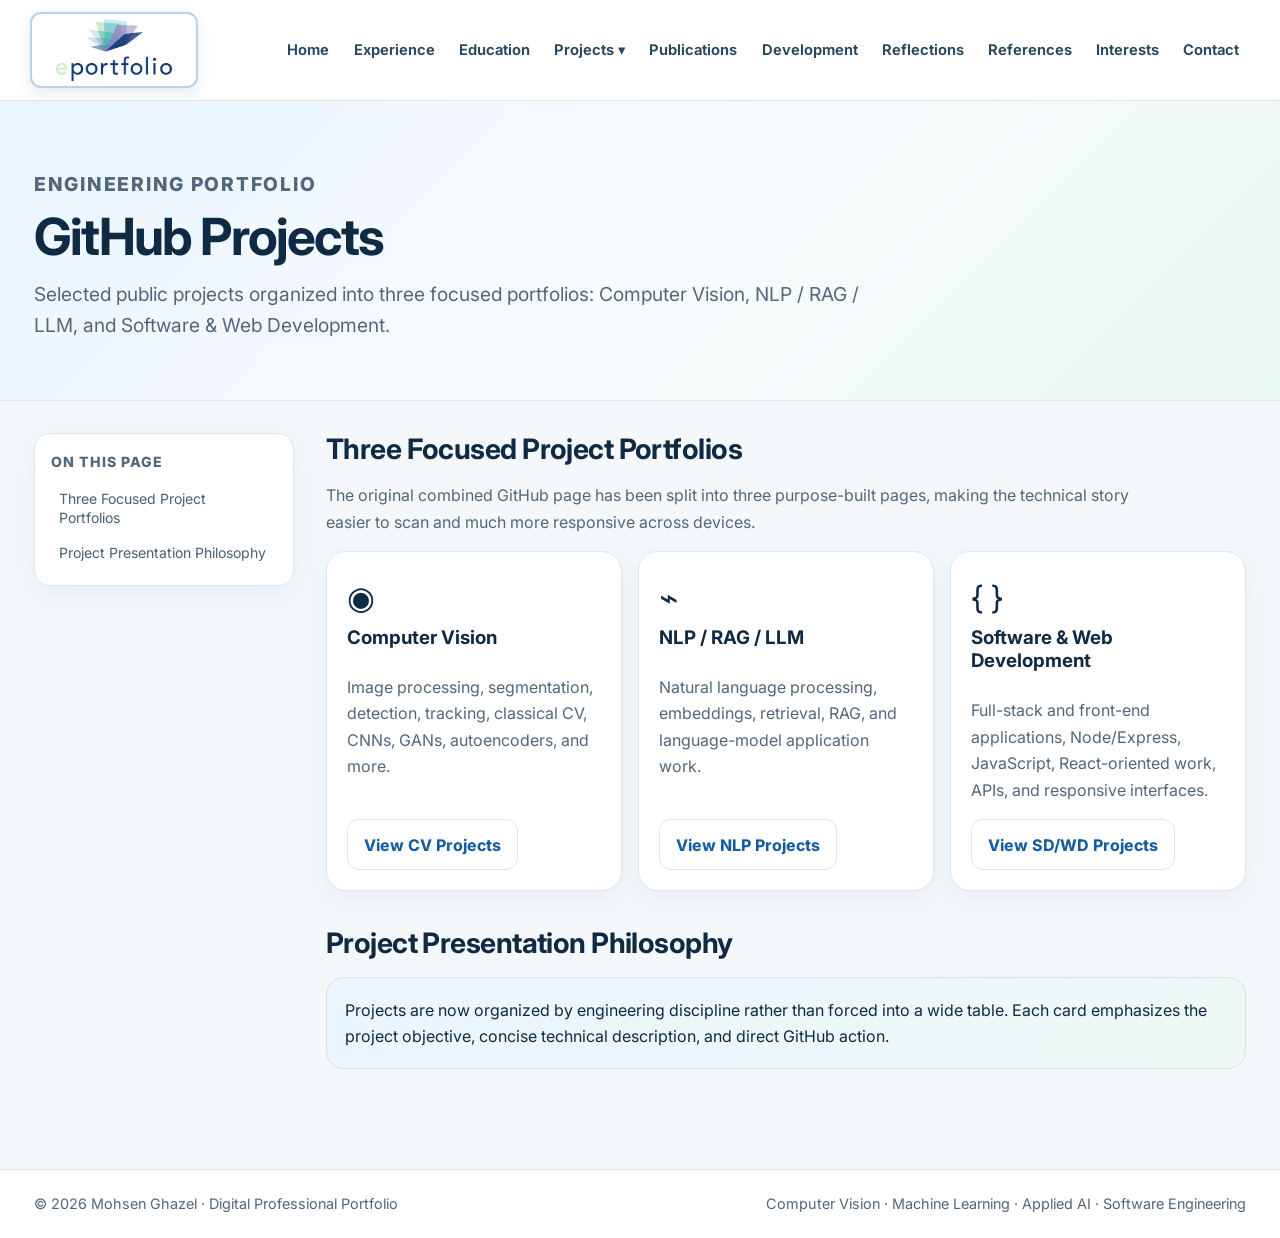
<file: github-projects.html>
<!DOCTYPE html><html lang="en"><head><meta charset="UTF-8"><meta name="viewport" content="width=device-width,initial-scale=1"><meta name="description" content="Selected public projects organized into three focused portfolios: Computer Vision, NLP / RAG / LLM, and Software &amp; Web Development."><title>GitHub Projects | Mohsen Ghazel</title><link rel="preconnect" href="https://fonts.googleapis.com"><link rel="preconnect" href="https://fonts.gstatic.com" crossorigin><link href="https://fonts.googleapis.com/css2?family=Inter:wght@400;500;600;700;800&display=swap" rel="stylesheet"><link rel="stylesheet" href="css/styles.css"></head><body id="top"><div data-site-header></div><section class="hero"><div class="hero-inner"><p class="kicker">Engineering Portfolio</p><h1>GitHub Projects</h1><p>Selected public projects organized into three focused portfolios: Computer Vision, NLP / RAG / LLM, and Software & Web Development.</p></div></section><main class="page-shell"><aside class="page-toc" data-page-toc aria-label="Page table of contents"></aside><div class="page-content"><section class="section"><h2 class="section-title" data-toc id="project-portfolios">Three Focused Project Portfolios</h2><p class="section-lead">The original combined GitHub page has been split into three purpose-built pages, making the technical story easier to scan and much more responsive across devices.</p><div class="card-grid three"><article class="card project-hub-card"><div class="big-icon">◉</div><h3>Computer Vision</h3><p>Image processing, segmentation, detection, tracking, classical CV, CNNs, GANs, autoencoders, and more.</p><a class="btn secondary" href="cv-projects.html">View CV Projects</a></article><article class="card project-hub-card"><div class="big-icon">⌁</div><h3>NLP / RAG / LLM</h3><p>Natural language processing, embeddings, retrieval, RAG, and language-model application work.</p><a class="btn secondary" href="nlp-projects.html">View NLP Projects</a></article><article class="card project-hub-card"><div class="big-icon">{ }</div><h3>Software & Web Development</h3><p>Full-stack and front-end applications, Node/Express, JavaScript, React-oriented work, APIs, and responsive interfaces.</p><a class="btn secondary" href="software-web-projects.html">View SD/WD Projects</a></article></div></section><section class="section"><h2 class="section-title" data-toc id="project-philosophy">Project Presentation Philosophy</h2><div class="callout">Projects are now organized by engineering discipline rather than forced into a wide table. Each card emphasizes the project objective, concise technical description, and direct GitHub action.</div></section></div></main><a class="back-top" href="#top" aria-label="Back to top">↑</a><div data-site-footer></div><script src="js/script.js"></script></body></html>
</file>
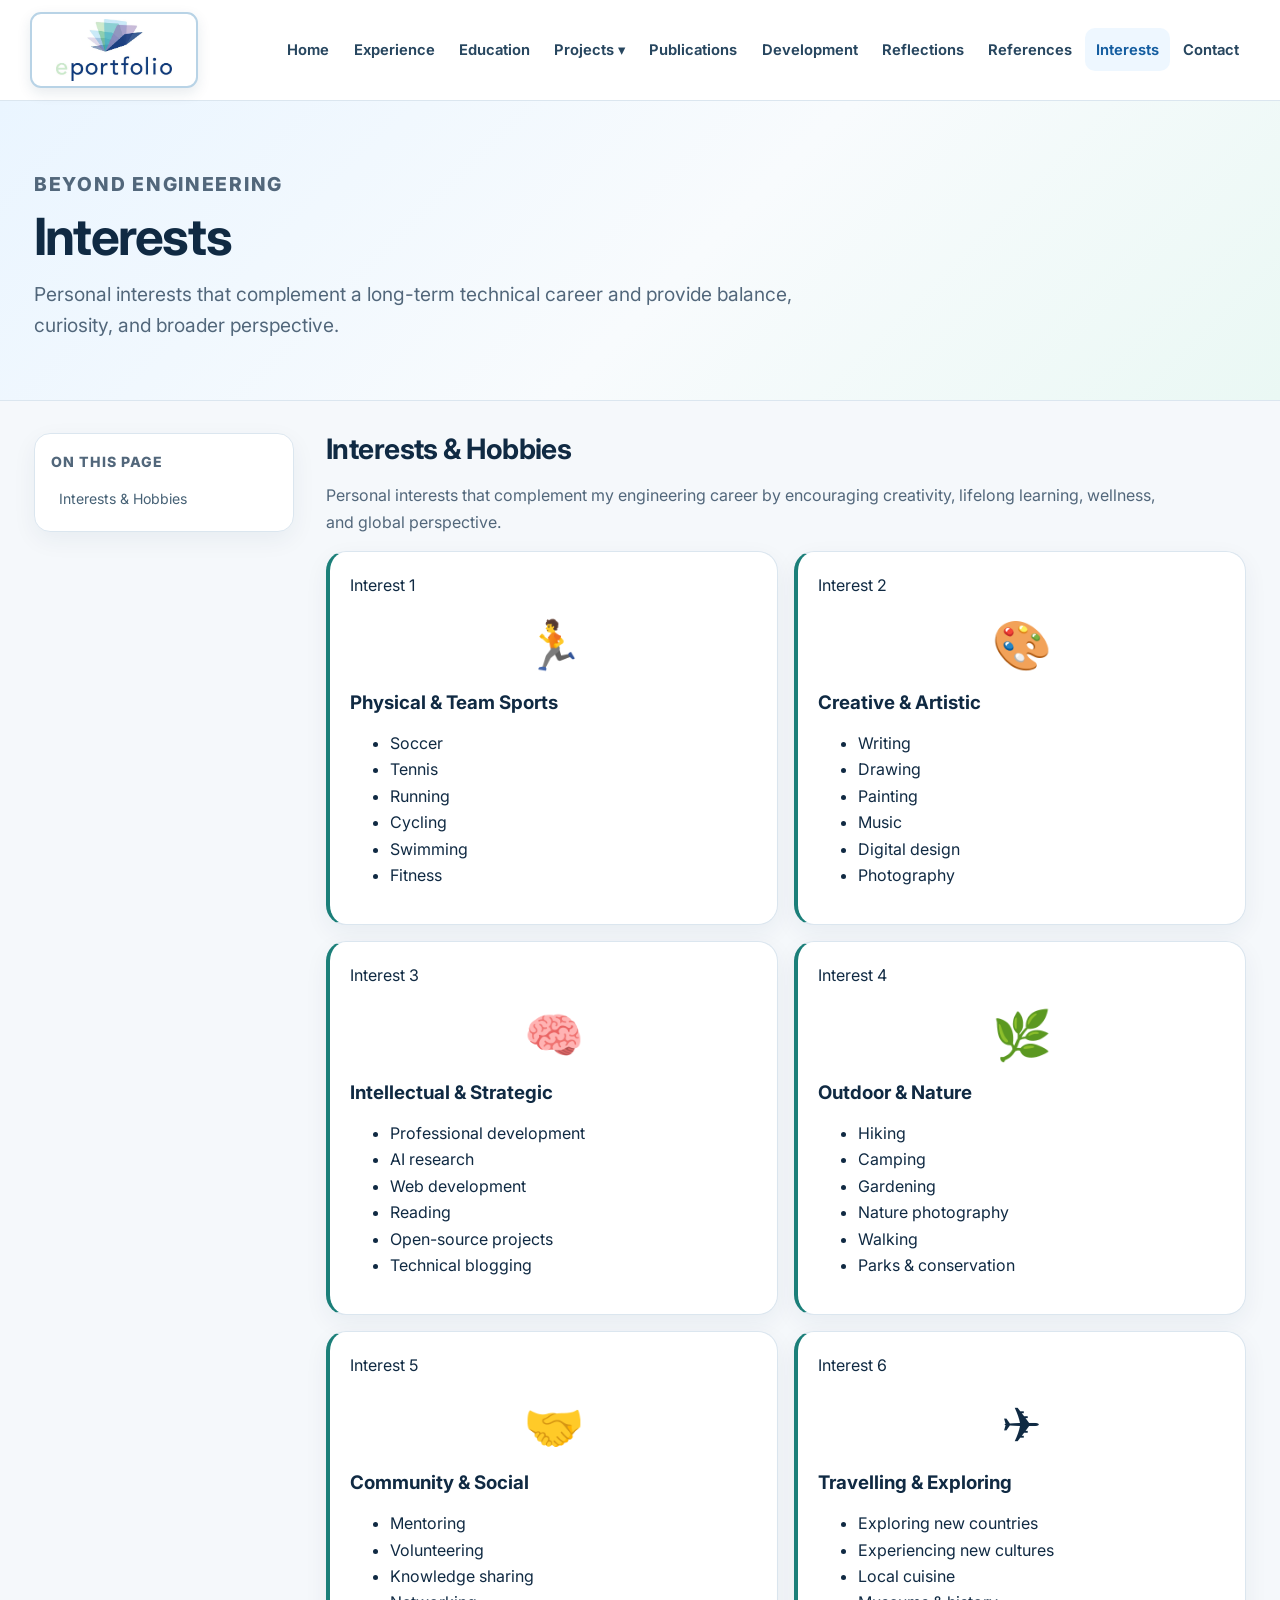
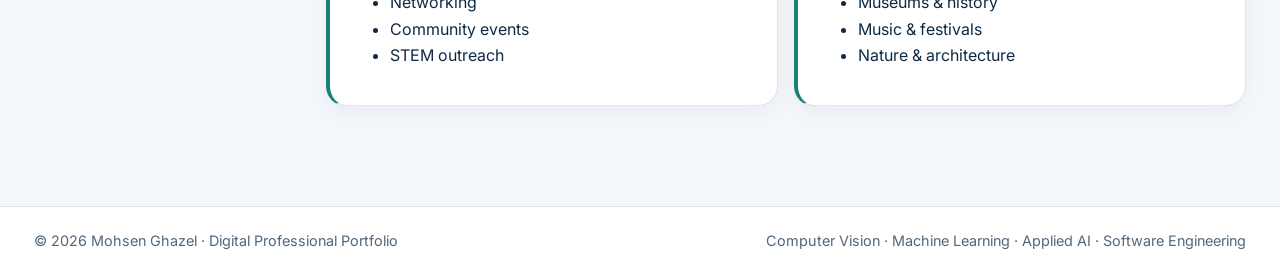
<file: interests.html>
<!DOCTYPE html>

<html lang="en"><head><meta charset="utf-8"/><meta content="width=device-width,initial-scale=1" name="viewport"/><meta content="Personal interests that complement a long-term technical career and provide balance, curiosity, and broader perspective." name="description"/><title>Interests | Mohsen Ghazel</title><link href="https://fonts.googleapis.com" rel="preconnect"/><link crossorigin="" href="https://fonts.gstatic.com" rel="preconnect"/><link href="https://fonts.googleapis.com/css2?family=Inter:wght@400;500;600;700;800&amp;display=swap" rel="stylesheet"/><link href="css/styles.css" rel="stylesheet"/></head><body id="top"><div data-site-header=""></div><section class="hero"><div class="hero-inner"><p class="kicker">Beyond Engineering</p><h1>Interests</h1><p>Personal interests that complement a long-term technical career and provide balance, curiosity, and broader perspective.</p></div></section><main class="page-shell"><aside aria-label="Page table of contents" class="page-toc" data-page-toc=""></aside><div class="page-content"><section class="section"><h2 class="section-title" data-toc="" id="interests-list">Interests &amp; Hobbies</h2><p class="section-lead">Personal interests that complement my engineering career by encouraging creativity, lifelong learning, wellness, and global perspective.</p><div class="card-grid"><article class="card feature-card"><div class="project-num">Interest 1</div><div style="font-size:3rem;text-align:center;margin:.4rem 0">🏃</div><h3>Physical &amp; Team Sports</h3><ul><li>Soccer</li><li>Tennis</li><li>Running</li><li>Cycling</li><li>Swimming</li><li>Fitness</li></ul></article><article class="card feature-card"><div class="project-num">Interest 2</div><div style="font-size:3rem;text-align:center;margin:.4rem 0">🎨</div><h3>Creative &amp; Artistic</h3><ul><li>Writing</li><li>Drawing</li><li>Painting</li><li>Music</li><li>Digital design</li><li>Photography</li></ul></article><article class="card feature-card"><div class="project-num">Interest 3</div><div style="font-size:3rem;text-align:center;margin:.4rem 0">🧠</div><h3>Intellectual &amp; Strategic</h3><ul><li>Professional development</li><li>AI research</li><li>Web development</li><li>Reading</li><li>Open-source projects</li><li>Technical blogging</li></ul></article><article class="card feature-card"><div class="project-num">Interest 4</div><div style="font-size:3rem;text-align:center;margin:.4rem 0">🌿</div><h3>Outdoor &amp; Nature</h3><ul><li>Hiking</li><li>Camping</li><li>Gardening</li><li>Nature photography</li><li>Walking</li><li>Parks &amp; conservation</li></ul></article><article class="card feature-card"><div class="project-num">Interest 5</div><div style="font-size:3rem;text-align:center;margin:.4rem 0">🤝</div><h3>Community &amp; Social</h3><ul><li>Mentoring</li><li>Volunteering</li><li>Knowledge sharing</li><li>Networking</li><li>Community events</li><li>STEM outreach</li></ul></article><article class="card feature-card"><div class="project-num">Interest 6</div><div style="font-size:3rem;text-align:center;margin:.4rem 0">✈️</div><h3>Travelling &amp; Exploring</h3><ul><li>Exploring new countries</li><li>Experiencing new cultures</li><li>Local cuisine</li><li>Museums &amp; history</li><li>Music &amp; festivals</li><li>Nature &amp; architecture</li></ul></article></div></section></div></main><a aria-label="Back to top" class="back-top" href="#top">↑</a><div data-site-footer=""></div><script src="js/script.js"></script></body></html>
</file>
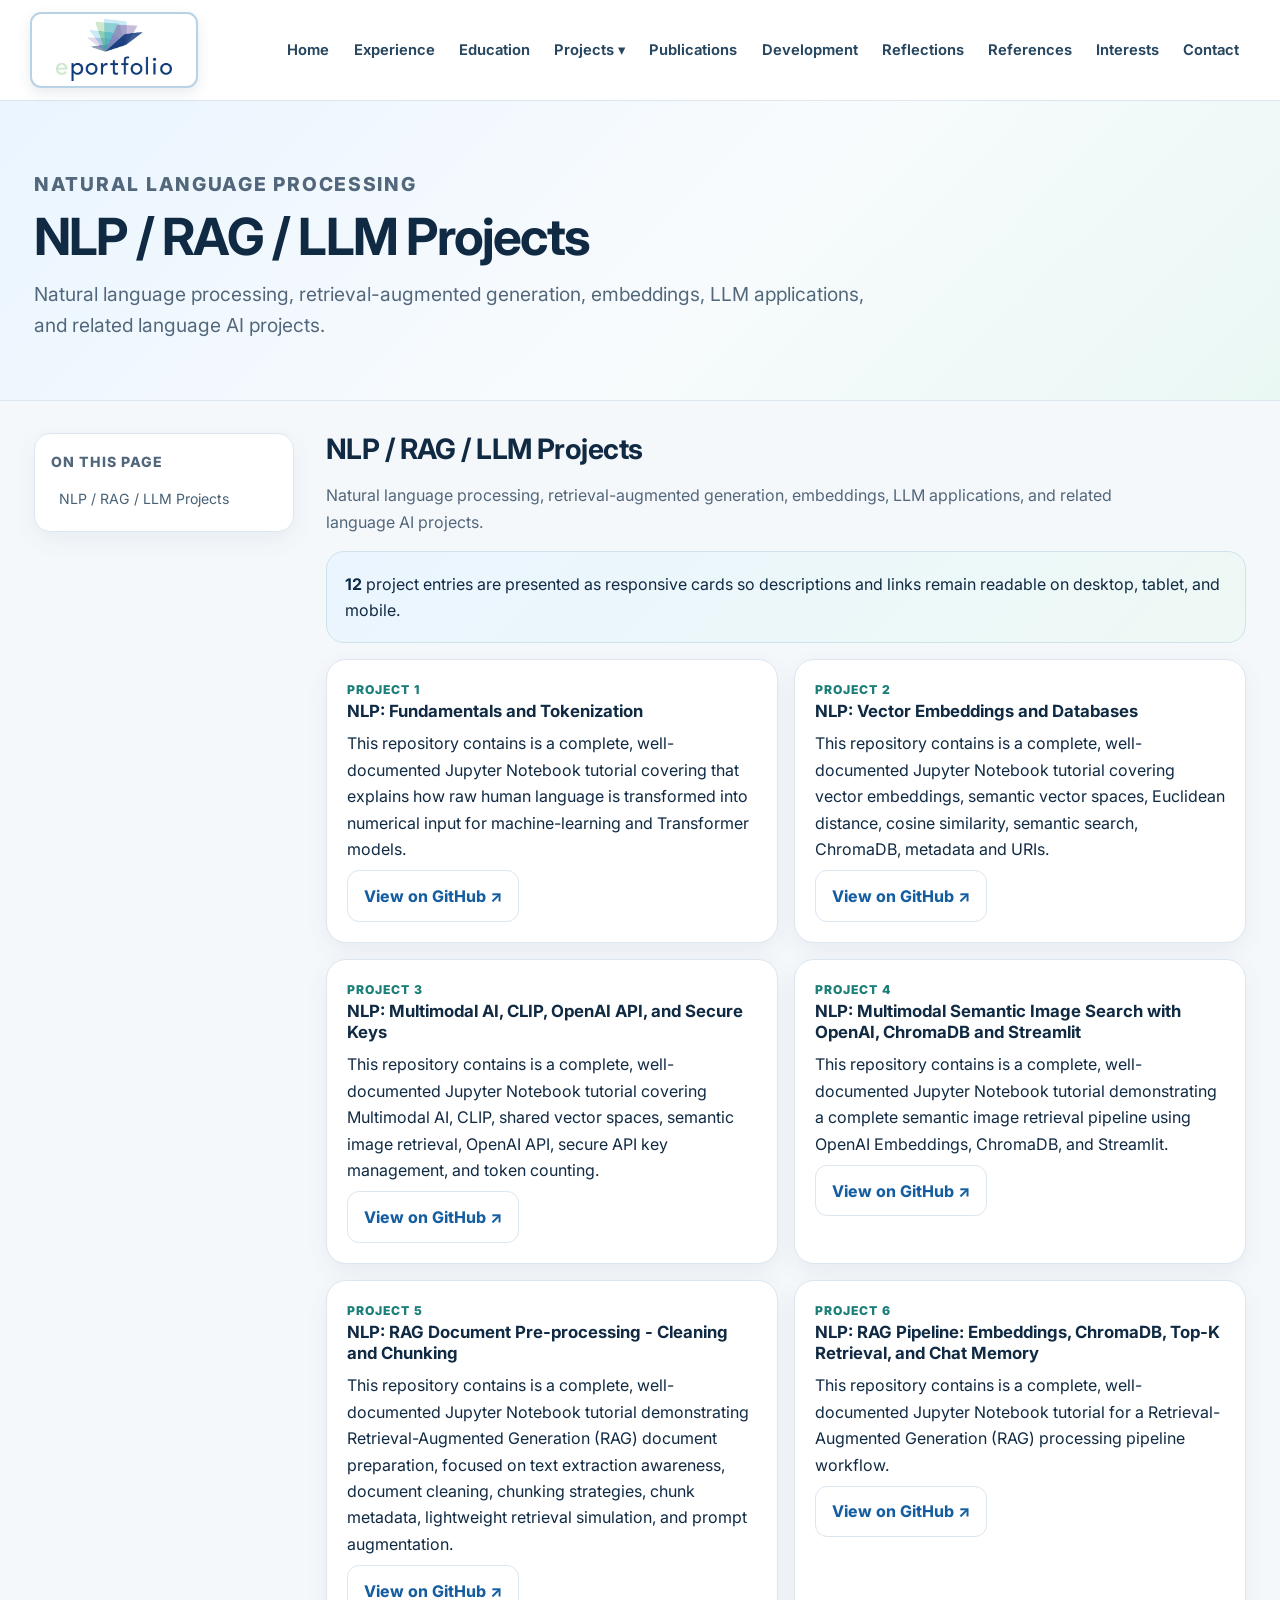
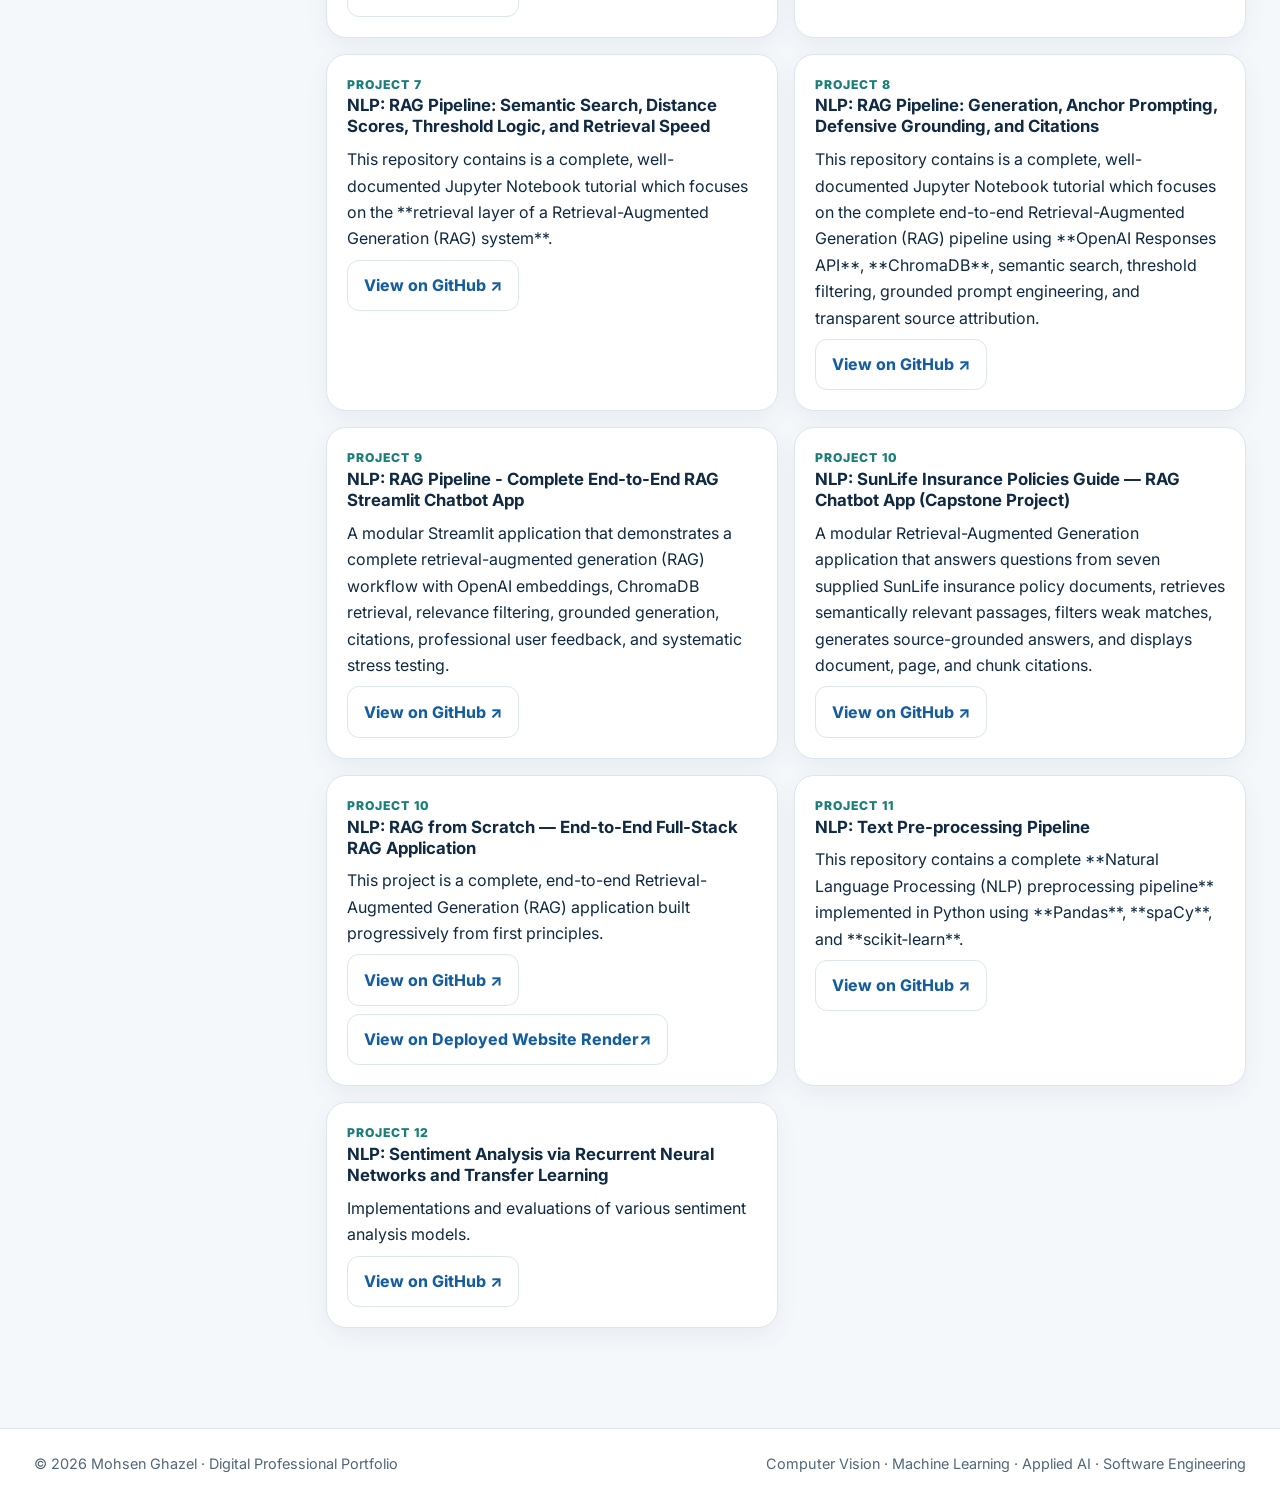
<file: nlp-projects.html>
<!doctype html>
<html lang="en">
  <head>
    <meta charset="UTF-8" />
    <meta name="viewport" content="width=device-width,initial-scale=1" />
    <meta
      name="description"
      content="Natural language processing, retrieval-augmented generation, embeddings, LLM applications, and related language AI projects."
    />
    <title>NLP / RAG / LLM Projects | Mohsen Ghazel</title>
    <link rel="preconnect" href="https://fonts.googleapis.com" />
    <link rel="preconnect" href="https://fonts.gstatic.com" crossorigin />
    <link
      href="https://fonts.googleapis.com/css2?family=Inter:wght@400;500;600;700;800&display=swap"
      rel="stylesheet"
    />
    <link rel="stylesheet" href="css/styles.css" />
  </head>
  <body id="top">
    <div data-site-header></div>
    <section class="hero">
      <div class="hero-inner">
        <p class="kicker">Natural Language Processing</p>
        <h1>NLP / RAG / LLM Projects</h1>
        <p>
          Natural language processing, retrieval-augmented generation,
          embeddings, LLM applications, and related language AI projects.
        </p>
      </div>
    </section>
    <main class="page-shell">
      <aside
        class="page-toc"
        data-page-toc
        aria-label="Page table of contents"
      ></aside>
      <div class="page-content">
        <section class="section">
          <h2 class="section-title" data-toc id="projects">
            NLP / RAG / LLM Projects
          </h2>
          <p class="section-lead">
            Natural language processing, retrieval-augmented generation,
            embeddings, LLM applications, and related language AI projects.
          </p>
          <div class="callout">
            <strong>12</strong> project entries are presented as responsive cards
            so descriptions and links remain readable on desktop, tablet, and
            mobile.
          </div>

          
          <div class="card-grid">
            <!-- Project # 1 -->
            <article class="project-card">
              <div class="project-num">Project 1</div>
              <h3>
                NLP: Fundamentals and Tokenization
              </h3>
              <div>
                <td data-label="Description">
                  This repository contains is a complete, well-documented Jupyter Notebook tutorial 
                  covering that explains how raw human language is transformed into numerical 
                  input for machine-learning and Transformer models.
                </td>
              </div>
              <a
                class="btn secondary"
                href="https://github.com/mghazel2030/nlp_text_tokenization_ai_bootcamp_project_01"
                target="blank"
                rel="noopener"
                >View on GitHub ↗</a
              >
            </article>

            <!-- Project # 2 -->
            <article class="project-card">
              <div class="project-num">Project 2</div>
              <h3>
                NLP: Vector Embeddings and Databases
              </h3>
              <div>
                <td data-label="Description">
                  This repository contains is a complete, well-documented Jupyter Notebook tutorial 
                  covering vector embeddings, semantic vector spaces, Euclidean distance, cosine 
                  similarity, semantic search, ChromaDB, metadata and URIs.
                </td>
              </div>
              <a
                class="btn secondary"
                href="https://github.com/mghazel2030/nlp_vector_embeddings_databases_ai_bootcamp_project_02"
                target="blank"
                rel="noopener"
                >View on GitHub ↗</a
              >
            </article>

            <!-- Project # 3  -->
            <article class="project-card">
              <div class="project-num">Project 3</div>
              <h3>
                NLP: Multimodal AI, CLIP, OpenAI API, and Secure Keys
              </h3>
              <div>
                <td data-label="Description">
                  This repository contains is a complete, well-documented Jupyter Notebook 
                  tutorial covering Multimodal AI, CLIP, shared vector spaces, semantic 
                  image retrieval, OpenAI API, secure API key management, and token counting.
                </td>
              </div>
              <a
                class="btn secondary"
                href="https://github.com/mghazel2030/swd_interactive_note_taking_app_sdbc_midterm_assign_03"
                target="blank"
                rel="noopener"
                >View on GitHub ↗</a
              >
            </article>

            <!-- Project # 4  -->
            <article class="project-card">
              <div class="project-num">Project 4</div>
              <h3>
                NLP: Multimodal Semantic Image Search with OpenAI, ChromaDB and Streamlit
              </h3>
              <div>
                <td data-label="Description">
                  This repository contains is a complete, well-documented Jupyter Notebook 
                  tutorial demonstrating a complete semantic image retrieval pipeline using 
                  OpenAI Embeddings, ChromaDB, and Streamlit.
                </td>
              </div>
              <a
                class="btn secondary"
                href="https://github.com/mghazel2030/nlp_multimodal_semantic_search_engine_ai_bootcamp_project_04"
                target="blank"
                rel="noopener"
                >View on GitHub ↗</a
              >
            </article>

            <!-- Project # 5  -->
            <article class="project-card">
              <div class="project-num">Project 5</div>
              <h3>
                NLP: RAG Document Pre-processing - Cleaning and Chunking
              </h3>
              <div>
                <td data-label="Description">
                  This repository contains is a complete, well-documented Jupyter Notebook 
                  tutorial demonstrating Retrieval-Augmented Generation (RAG) document preparation, 
                  focused on text extraction awareness, document cleaning, chunking strategies, 
                  chunk metadata, lightweight retrieval simulation, and prompt augmentation.
                </td>
              </div>
              <a
                class="btn secondary"
                href="https://github.com/mghazel2030/nlp_rag_document_preprocessing_ai_bootcamp_project_05"
                target="blank"
                rel="noopener"
                >View on GitHub ↗</a
              >
            </article>

            <!-- Project # 6 -->
            <article class="project-card">
              <div class="project-num">Project 6</div>
              <h3>
                 NLP: RAG Pipeline: Embeddings, ChromaDB, Top-K Retrieval, and Chat Memory
              </h3>
              <div>
                <td data-label="Description">
                  This repository contains is a complete, well-documented Jupyter 
                  Notebook tutorial  for a Retrieval-Augmented Generation (RAG) 
                  processing pipeline workflow.
                </td>
              </div>
              <a
                class="btn secondary"
                href="https://github.com/mghazel2030/nlp_rag_pipeline_ai_bootcamp_project_06"
                target="blank"
                rel="noopener"
                >View on GitHub ↗</a
              >
            </article>

            <!-- Project # 7 -->
            <article class="project-card">
              <div class="project-num">Project 7</div>
              <h3>
                 NLP: RAG Pipeline: Semantic Search, Distance Scores, Threshold Logic, and Retrieval Speed
              </h3>
              <div>
                <td data-label="Description">
                  This repository contains is a complete, well-documented Jupyter Notebook tutorial 
                  which focuses on the **retrieval layer of a Retrieval-Augmented Generation (RAG) 
                  system**.
                </td>
              </div>
              <a
                class="btn secondary"
                href="https://github.com/mghazel2030/nlp_rag_semantic_search_ai_bootcamp_project_07"
                target="blank"
                rel="noopener"
                >View on GitHub ↗</a
              >
            </article>

            <!-- Project # 8 -->
            <article class="project-card">
              <div class="project-num">Project 8</div>
              <h3>
                NLP: RAG Pipeline: Generation, Anchor Prompting, Defensive Grounding, and Citations
              </h3>
              <div>
                <td data-label="Description">
                  This repository contains is a complete, well-documented Jupyter Notebook tutorial 
                  which focuses on the complete end-to-end Retrieval-Augmented Generation (RAG) 
                  pipeline using **OpenAI Responses API**, **ChromaDB**, semantic search, threshold 
                  filtering, grounded prompt engineering, and transparent source attribution.
                </td>
              </div>
              <a
                class="btn secondary"
                href="https://github.com/mghazel2030/nlp_rag_reliability_verification_ai_bootcamp_project_08"
                target="blank"
                rel="noopener"
                >View on GitHub ↗</a
              >
            </article>

            <!-- Project # 9 -->
            <article class="project-card">
              <div class="project-num">Project 9</div>
              <h3>
                NLP: RAG Pipeline - Complete End-to-End RAG Streamlit Chatbot App
              </h3>
              <div>
                <td data-label="Description">
                  A modular Streamlit application that demonstrates a complete 
                  retrieval-augmented generation (RAG) workflow with OpenAI embeddings, 
                  ChromaDB retrieval, relevance filtering, grounded generation, citations, 
                  professional user feedback, and systematic stress testing.
                </td>
              </div>
              <a
                class="btn secondary"
                href="https://github.com/mghazel2030/nlp_rag_building_end_to_end_rag_chatbot_streamlit_app_ai_bootcamp_project_09"
                target="blank"
                rel="noopener"
                >View on GitHub ↗</a
              >
            </article>

            <!-- Project # 10 -->
            <article class="project-card">
              <div class="project-num">Project 10</div>
              <h3>
                NLP: SunLife Insurance Policies Guide — RAG Chatbot App (Capstone Project)
              </h3>
              <div>
                <td data-label="Description">
                  A modular Retrieval-Augmented Generation application that answers 
                  questions from seven supplied SunLife insurance policy documents, 
                  retrieves semantically relevant passages, filters weak matches, 
                  generates source-grounded answers, and displays document, page, 
                  and chunk citations.
                </td>
              </div>
              <a
                class="btn secondary"
                href="https://github.com/mghazel2030/nlp_rag_sunlife_chatbot_app_ai_boot_project_10"
                target="blank"
                rel="noopener"
                >View on GitHub ↗</a
              >
            </article>

            <!-- Project # 11 -->
            <article class="project-card">
              <div class="project-num">Project 10</div>
              <h3>
                NLP: RAG from Scratch — End-to-End Full-Stack RAG Application
              </h3>
              <div>
                <td data-label="Description">
                  This project is a complete, end-to-end Retrieval-Augmented Generation (RAG) 
                  application built progressively from first principles.
                </td>
              </div>
              <a
                class="btn secondary"
                href="https://github.com/mghazel2030/swd_build_rag_app_from_scratch_swd_bootcamp_project"
                target="blank"
                rel="noopener">View on GitHub ↗</a>
              <a
                class="btn secondary"
                href="https://rag-from-scratch-jfhc.onrender.com/"
                target="blank"
                rel="noopener">View on Deployed Website Render↗</a>
            </article>

            <!-- Project # 12 -->
            <article class="project-card">
              <div class="project-num">Project 11</div>
              <h3>
                NLP: Text Pre-processing Pipeline  
              </h3>
              <div>
                <td data-label="Description">
                  This repository contains a complete **Natural Language Processing (NLP) preprocessing 
                  pipeline** implemented in Python using **Pandas**, **spaCy**, and **scikit‑learn**.
                </td>
              </div>
              <a
                class="btn secondary"
                href="https://github.com/mghazel2030/nlp_text_preprocessing_udemy_course_01_project_01"
                target="blank"
                rel="noopener"
                >View on GitHub ↗</a
              >
            </article>

            <!-- Project # 13 -->
            <article class="project-card">
              <div class="project-num">Project 12</div>
              <h3>
                NLP: Sentiment Analysis via Recurrent Neural Networks and Transfer Learning  
              </h3>
              <div>
                <td data-label="Description">
                  Implementations and evaluations of various sentiment analysis models.
                </td>
              </div>
              <a
                class="btn secondary"
                href="https://github.com/mghazel2030/nlp_sentiment_analysis_rnn_transfer_learning_udemy_course_02_project_01"
                target="blank"
                rel="noopener"
                >View on GitHub ↗</a
              >
            </article>
          </div>
        </section>
      </div>
    </main>
    <a class="back-top" href="#top" aria-label="Back to top">↑</a>
    <div data-site-footer></div>
    <script src="js/script.js"></script>
  </body>
</html>
</file>
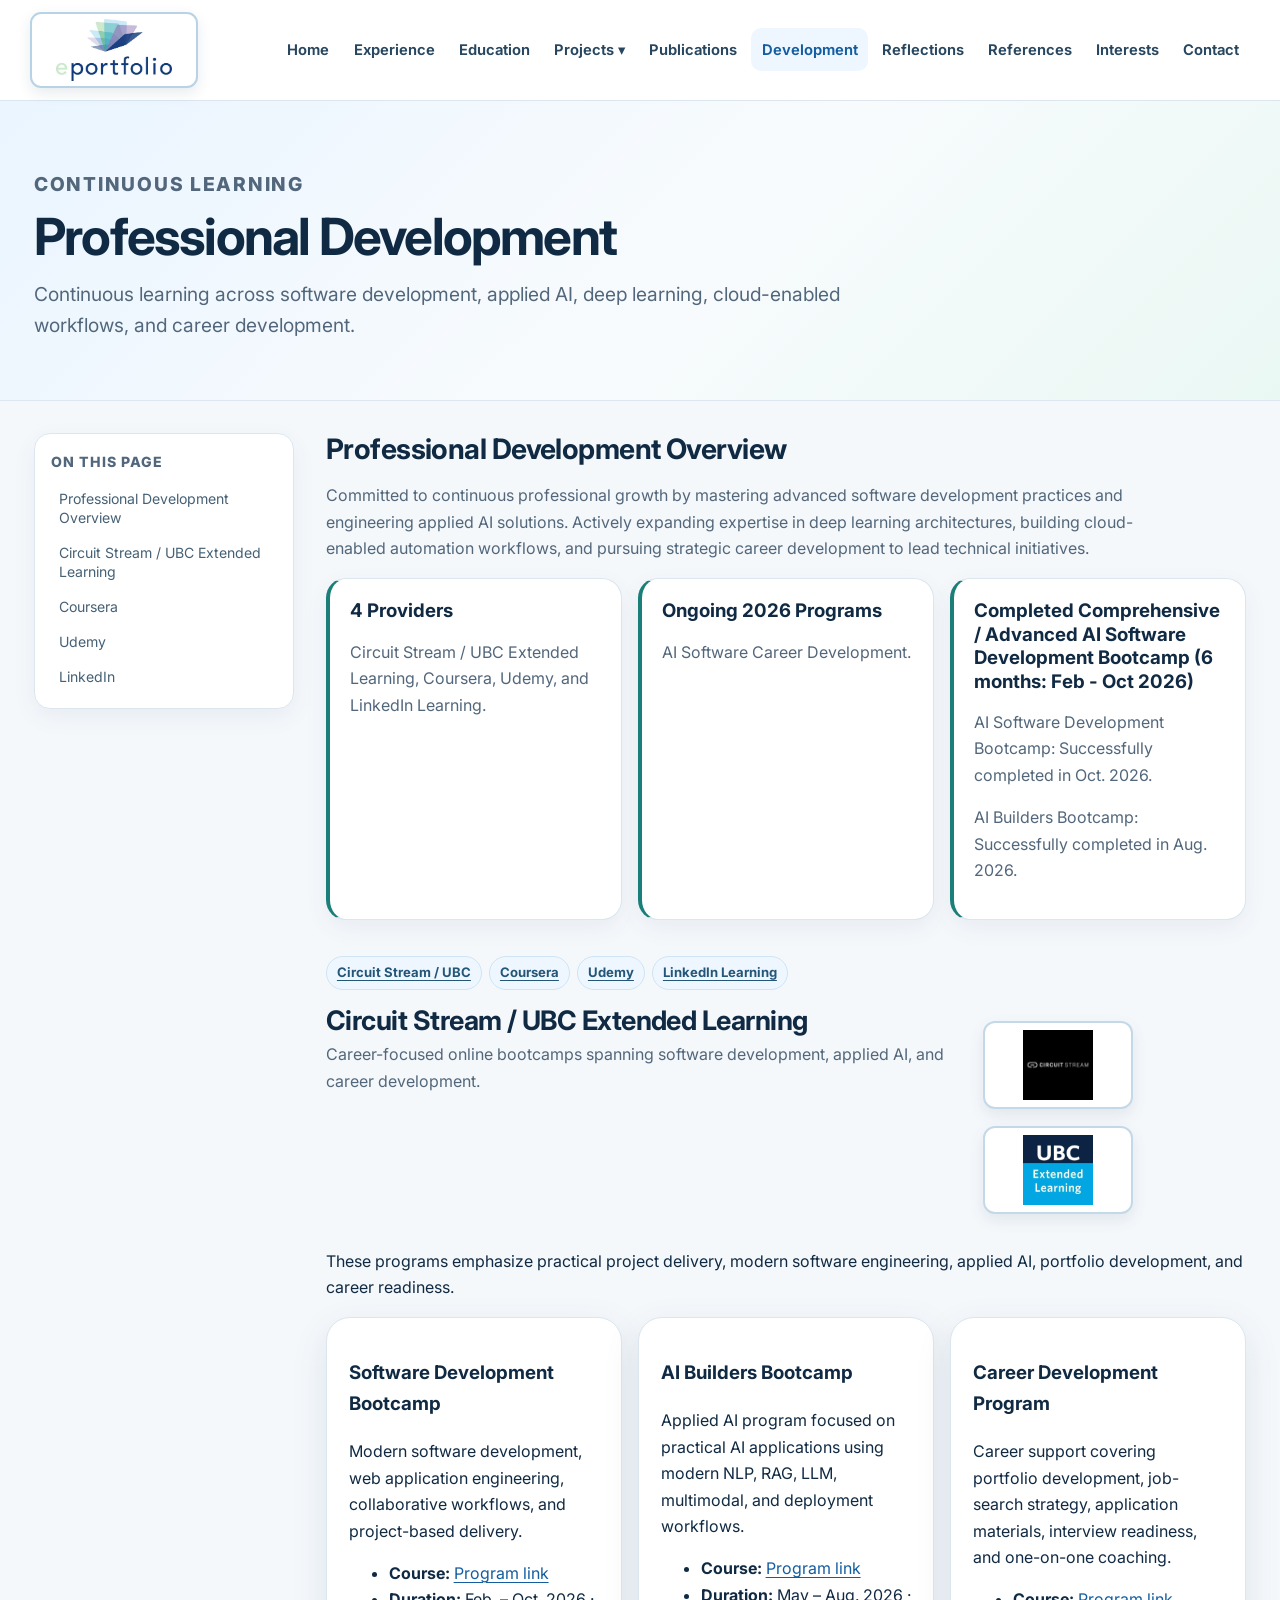
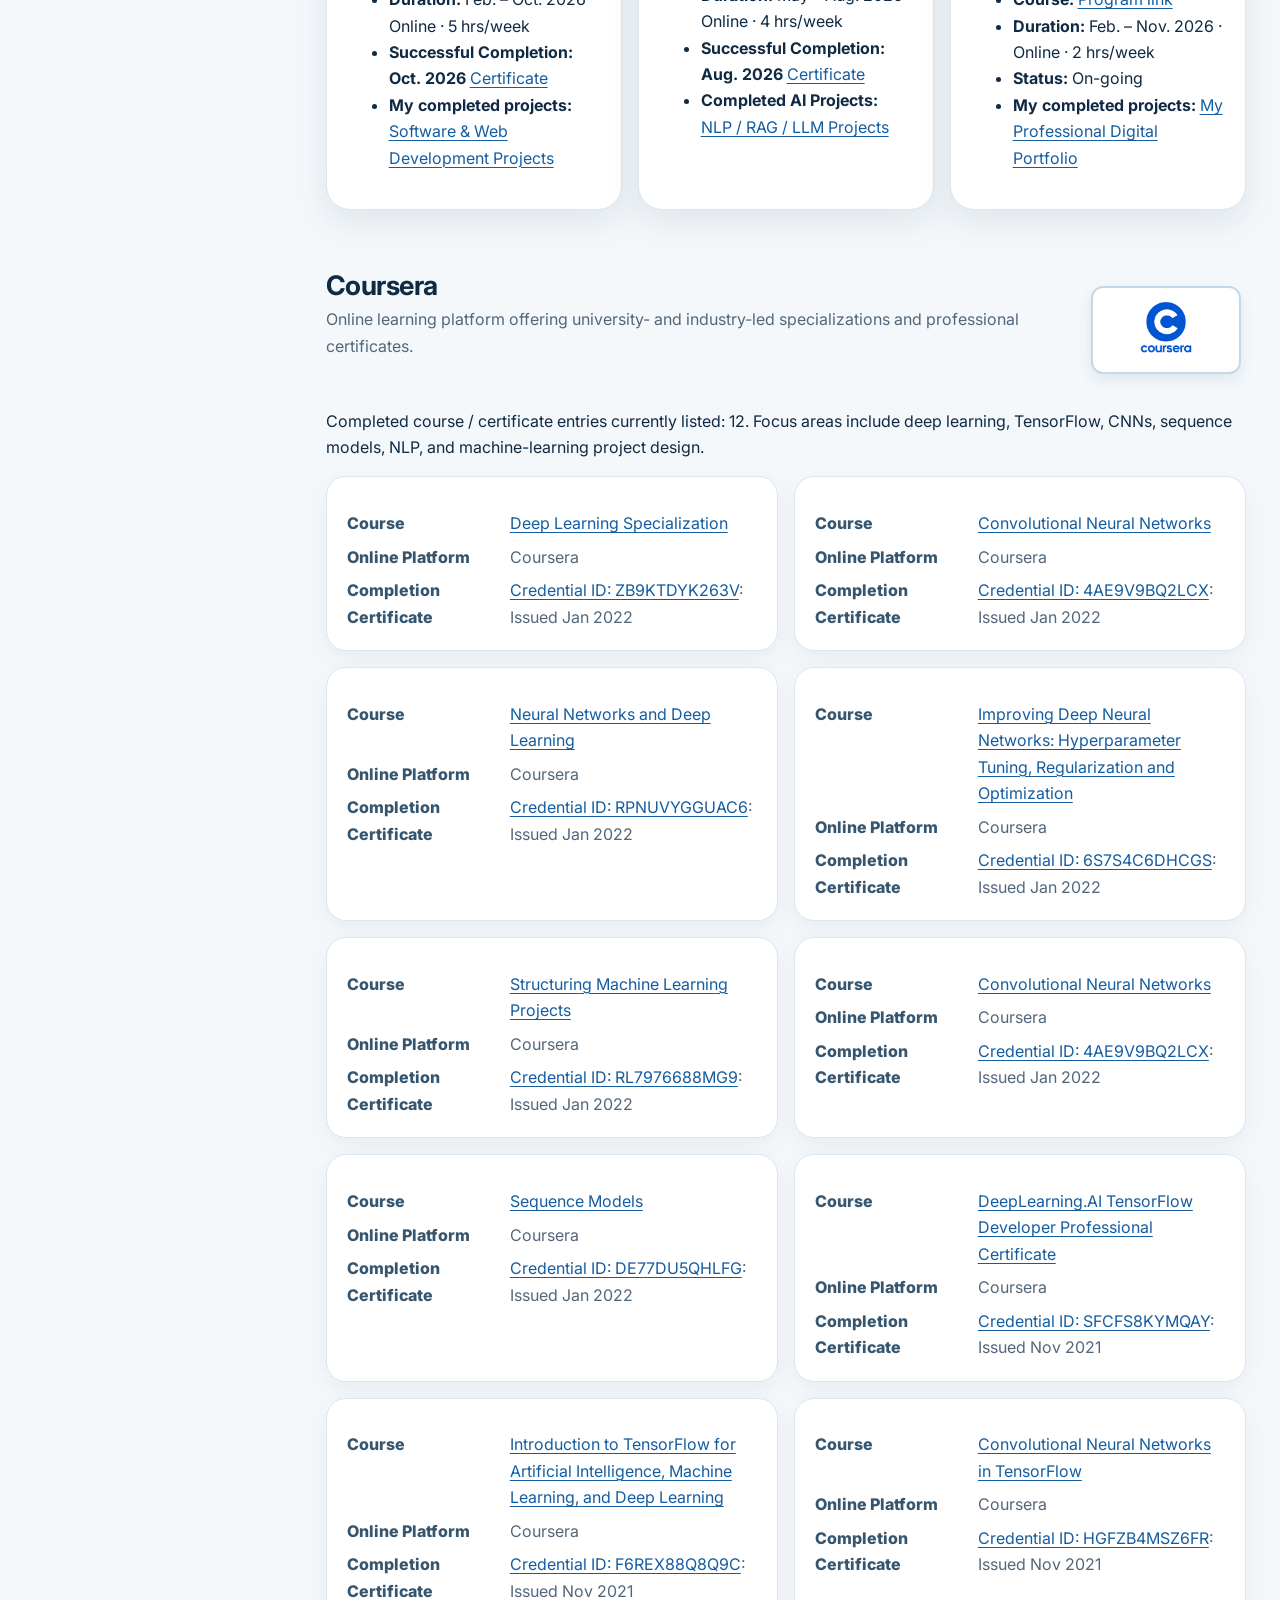
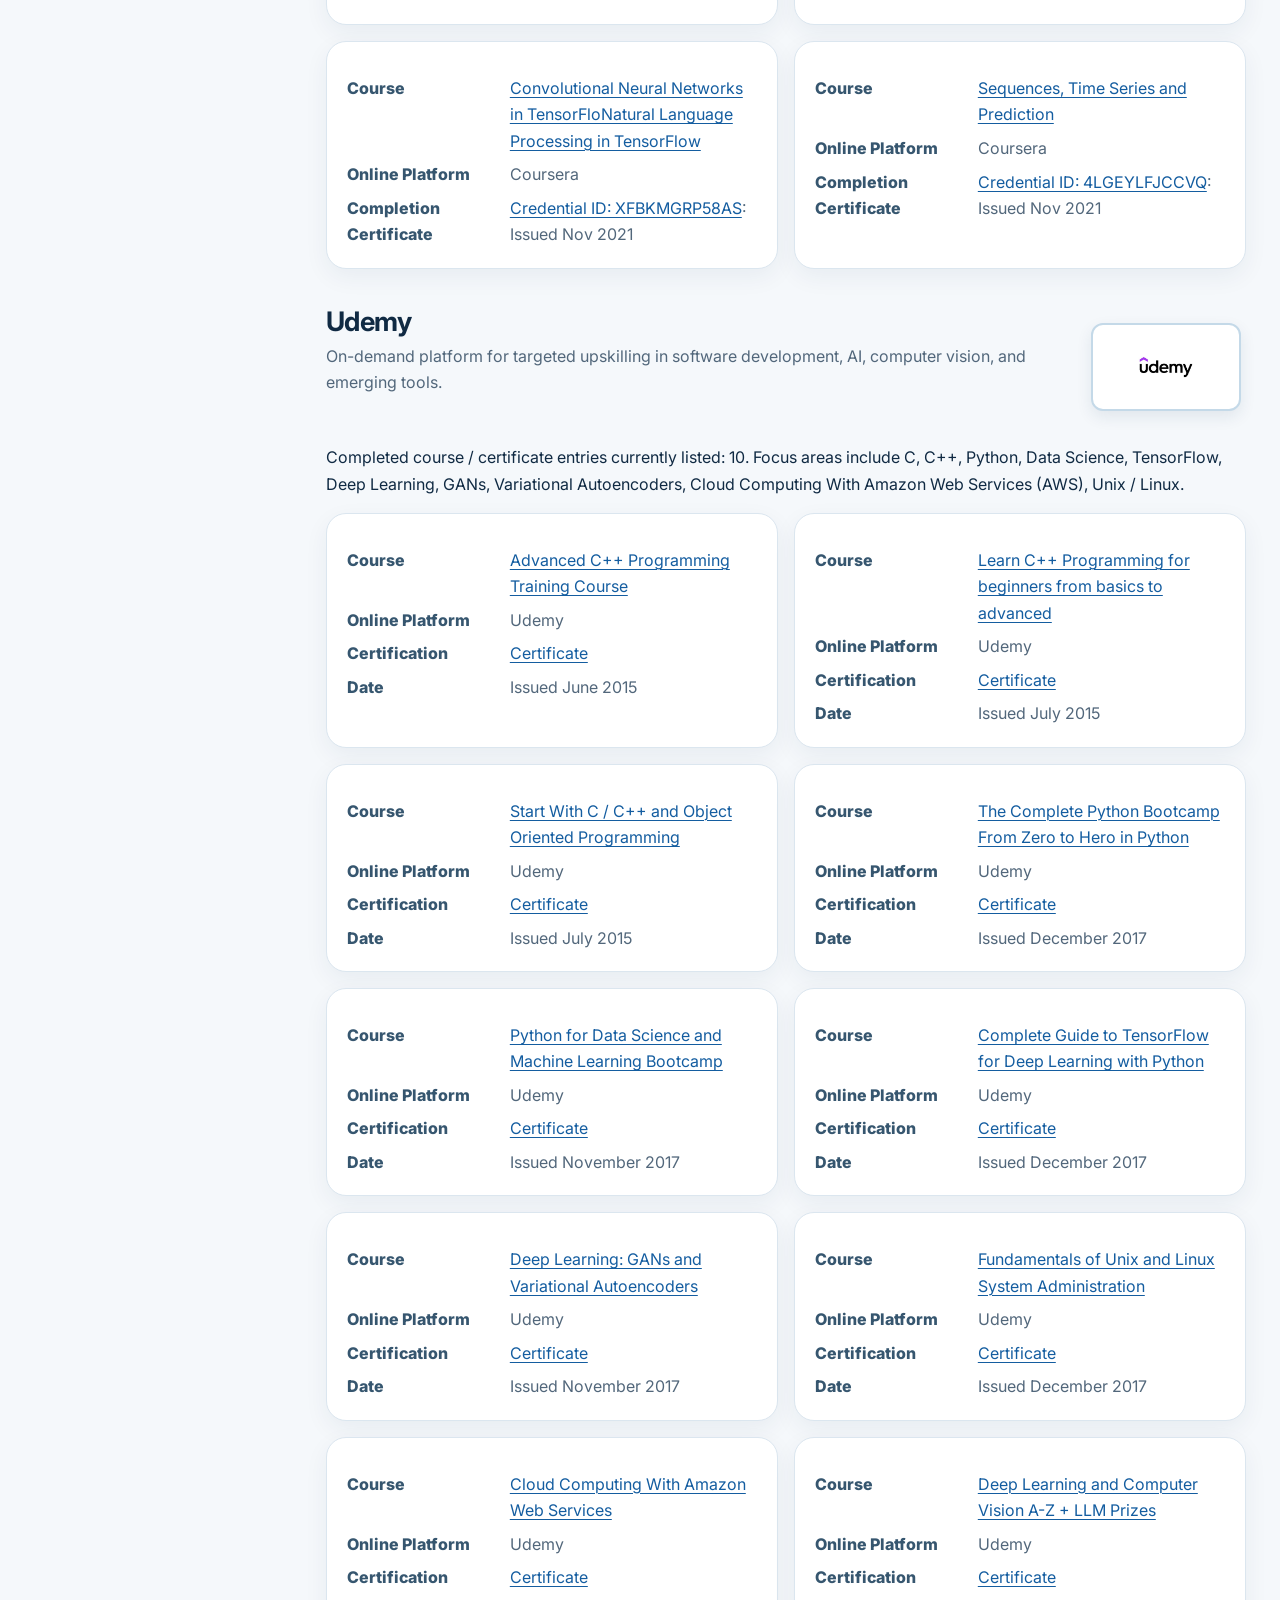
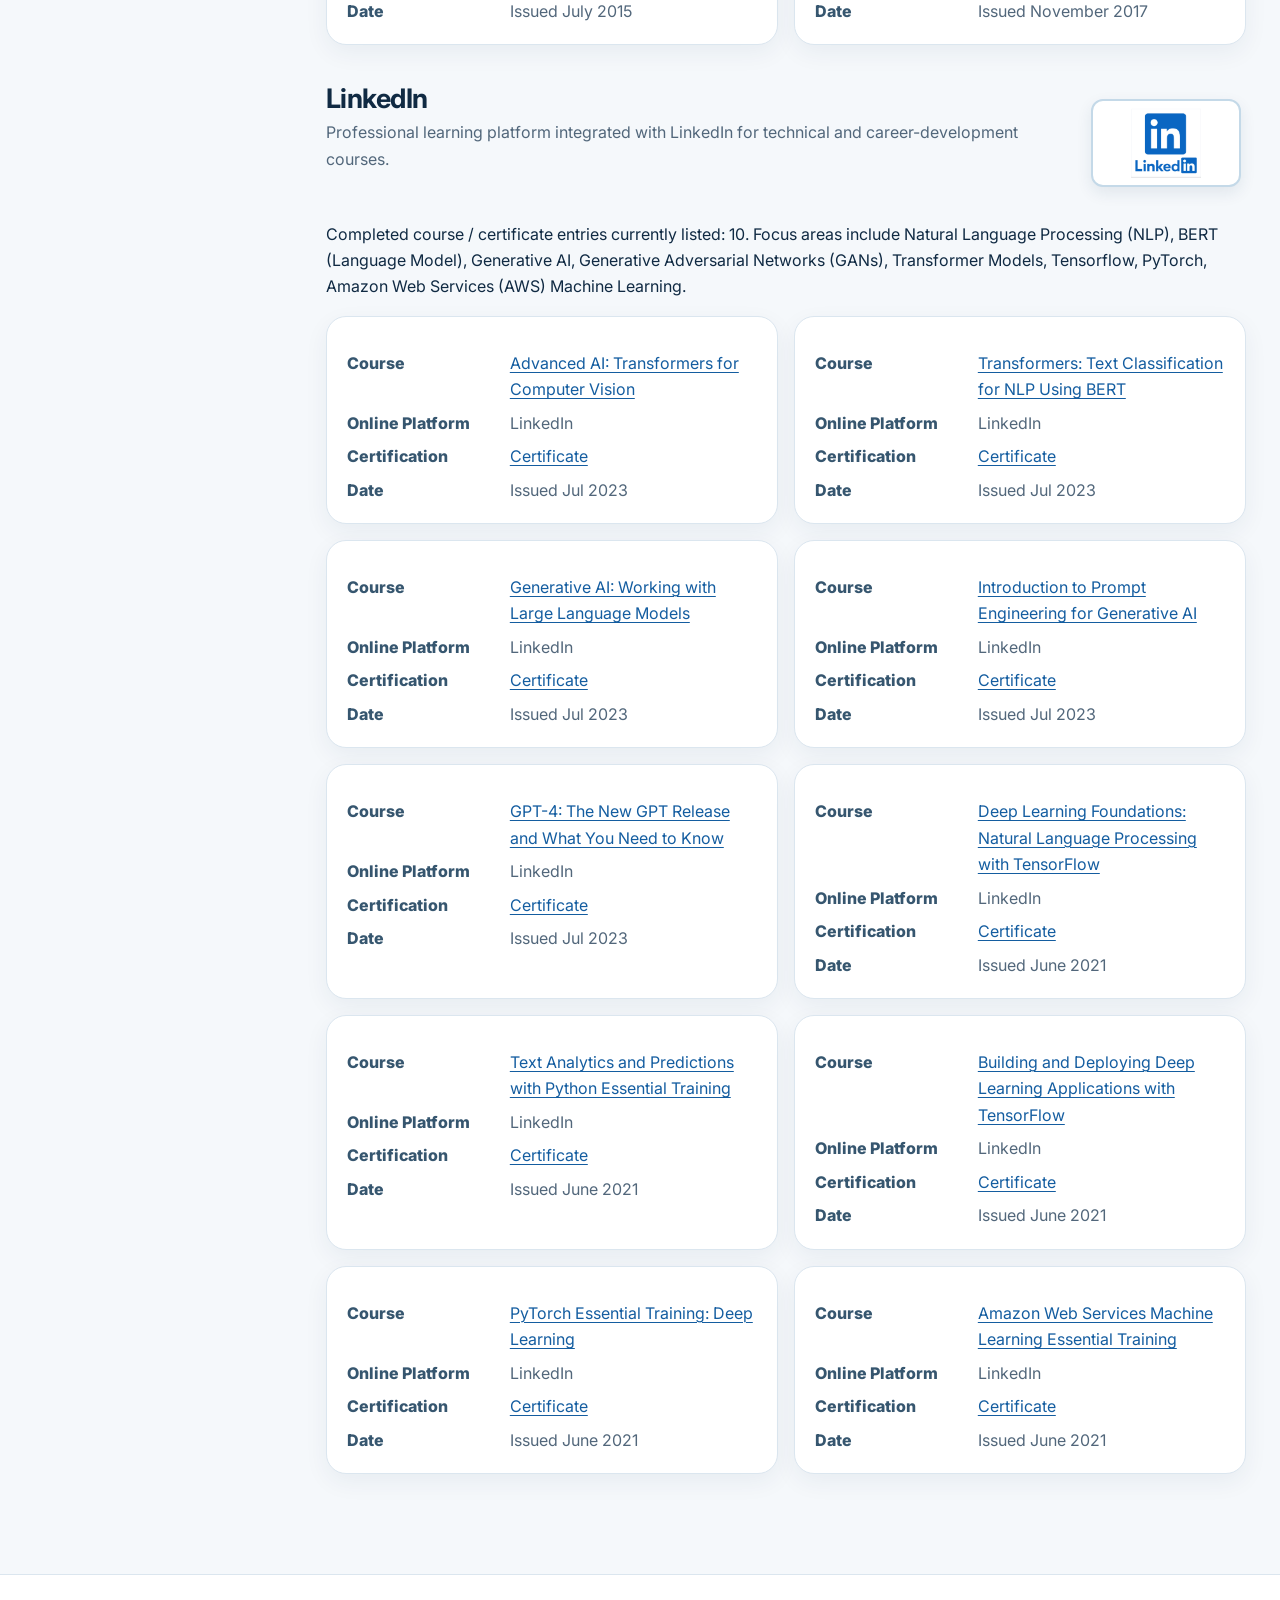
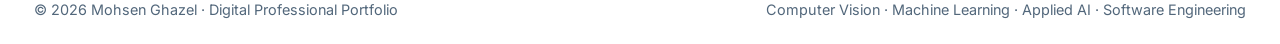
<file: prof-dev.html>
<!doctype html>
<html lang="en">
  <head>
    <meta charset="utf-8" />
    <meta content="width=device-width,initial-scale=1" name="viewport" />
    <meta
      content="Structured upskilling in software development, AI development, cloud technologies, and career development — presented as responsive cards instead of fixed-width tables."
      name="description"
    />
    <title>Professional Development | Mohsen Ghazel</title>
    <link href="https://fonts.googleapis.com" rel="preconnect" />
    <link crossorigin="" href="https://fonts.gstatic.com" rel="preconnect" />
    <link
      href="https://fonts.googleapis.com/css2?family=Inter:wght@400;500;600;700;800&amp;display=swap"
      rel="stylesheet"
    />
    <link href="css/styles.css" rel="stylesheet" />
  </head>
  <body id="top">
    <div data-site-header=""></div>
    <section class="hero">
      <div class="hero-inner">
        <p class="kicker">Continuous Learning</p>
        <h1>Professional Development</h1>
        <p>
          Continuous learning across software development, applied AI, deep
          learning, cloud-enabled workflows, and career development.
        </p>
      </div>
    </section>
    <main class="page-shell">
      <aside
        aria-label="Page table of contents"
        class="page-toc"
        data-page-toc=""
      ></aside>
      <div class="page-content">
        <section class="section" id="professional-development-overview">
          <h2 class="section-title" data-toc="">
            Professional Development Overview
          </h2>
          <p class="section-lead">
            Committed to continuous professional growth by mastering advanced 
            software development practices and engineering applied AI solutions. 
            Actively expanding expertise in deep learning architectures, building 
            cloud-enabled automation workflows, and pursuing strategic career 
            development to lead technical initiatives.
          </p>
          <div class="card-grid three">
            <article class="card feature-card">
              <h3>4 Providers</h3>
              <p>
                Circuit Stream / UBC Extended Learning, Coursera, Udemy, and
                LinkedIn Learning.
              </p>
            </article>
            <article class="card feature-card">
              <h3> Ongoing 2026 Programs</h3>
              <p>AI Software Career Development.</p>
            </article>
            <article class="card feature-card">
              <h3>Completed Comprehensive / Advanced AI Software Development Bootcamp (6 months: Feb - Oct 2026)</h3>
              <p>AI Software Development Bootcamp: Successfully completed in Oct. 2026.</p>
              <p>AI Builders Bootcamp: Successfully completed in Aug. 2026.</p>
            </article>
          </div>
        </section>
        <div class="chip-row">
          <a class="chip" href="#circuit-stream-ubc">Circuit Stream / UBC</a
          ><a class="chip" href="#coursera">Coursera</a
          ><a class="chip" href="#udemy">Udemy</a
          ><a class="chip" href="#linkedin">LinkedIn Learning</a>
        </div>
        <section class="section" id="circuit-stream-ubc">
          <div class="role-head">
            <div class="role-title-block">
              <h2 class="section-title" data-toc="">
                Circuit Stream / UBC Extended Learning
              </h2>
              <p class="company-line">
                Career-focused online bootcamps spanning software development,
                applied AI, and career development.
              </p>
            </div>
            <div class="chip-row">
              <img
                alt="Circuit Stream"
                src="assets/images/circuit_stream.jpg"
                style="
                  max-width: 100px;
                  max-height: 58px;
                  object-fit: contain;
                  border-radius: 8px;
                  background: #fff;
                  padding: 4px;
                "
              / class="provider-logo"><img
                alt="UBC Extended Learning"
                src="assets/images/ubc-extended-learning.jpg"
                style="
                  max-width: 100px;
                  max-height: 58px;
                  object-fit: contain;
                  border-radius: 8px;
                  background: #fff;
                  padding: 4px;
                "
              / class="provider-logo">
            </div>
          </div>
          <p>
            These programs emphasize practical project delivery, modern software
            engineering, applied AI, portfolio development, and career
            readiness.
          </p>
          <div class="card-grid three">
            <article class="role-card">
              <h3>Software Development Bootcamp</h3>
              <p>
                Modern software development, web application engineering,
                collaborative workflows, and project-based delivery.
              </p>
              <ul>
                <li>
                  <strong>Course: </strong
                  ><a
                    href="https://www.circuitstream.com/bootcamp/software-development"
                    rel="noopener"
                    target="_blank"
                    >Program link</a
                  >
                </li>
                <li>
                  <strong>Duration: </strong>Feb. – Oct. 2026 · Online · 5
                  hrs/week
                </li>
                <li>
                  <strong>Successful Completion: Oct. 2026</strong>
                  <a
                    href="https://www.credly.com/badges/64d46af3-074e-4a65-9494-33408e895cdf/public_url"
                    rel="noopener"
                    target="_blank"
                    >Certificate</a>
                </li>

                <li>
                  <strong>My completed projects: </strong
                  ><a href="software-web-projects.html"
                    >Software &amp; Web Development Projects</a
                  >
                </li>
              </ul>
            </article>
            <article class="role-card">
              <h3>AI Builders Bootcamp</h3>
              <p>
                Applied AI program focused on practical AI applications using
                modern NLP, RAG, LLM, multimodal, and deployment workflows.
              </p>
              <ul>
                <li>
                  <strong>Course: </strong
                  ><a
                    href="https://www.circuitstream.com/lp/ai-builders-bootcamp"
                    rel="noopener"
                    target="_blank"
                    >Program link</a
                  >
                </li>
                <li>
                  <strong>Duration: </strong>May – Aug. 2026 · Online · 4
                  hrs/week
                </li>
                <li>
                  <strong>Successful Completion: Aug. 2026</strong>
                  <a
                    href="https://www.credly.com/badges/e9057e77-9708-4463-9c5f-7bcb5f75ee91/public_url"
                    rel="noopener"
                    target="_blank"
                    >Certificate</a>
                </li>
                <li>
                  <strong>Completed AI Projects: </strong
                  ><a href="nlp-projects.html">NLP / RAG / LLM Projects</a>
                </li>
              </ul>
            </article>
            <article class="role-card">
              <h3>Career Development Program</h3>
              <p>
                Career support covering portfolio development, job-search
                strategy, application materials, interview readiness, and
                one-on-one coaching.
              </p>
              <ul>
                <li>
                  <strong>Course: </strong
                  ><a
                    href="https://help.circuitstream.com/career-development/introducing-the-career-program"
                    rel="noopener"
                    target="_blank"
                    >Program link</a
                  >
                </li>
                <li>
                  <strong>Duration: </strong>Feb. – Nov. 2026 · Online · 2
                  hrs/week
                </li>
                <li><strong>Status: </strong>On-going</li>
                <li>
                  <strong>My completed projects: </strong
                  ><a href="index.html">My Professional Digital Portfolio</a>
                </li>
              </ul>
            </article>
          </div>
        </section>

        <!-- Coursera -->
        <section class="section" id="coursera">
          <div class="role-head">
            <div class="role-title-block">
              <h2 class="section-title" data-toc="">Coursera</h2>
              <p class="company-line">
                Online learning platform offering university- and industry-led
                specializations and professional certificates.
              </p>
            </div>
            <div class="chip-row">
              <img
                alt="Coursera"
                src="assets/images/coursera.png"
                style="
                  max-width: 100px;
                  max-height: 58px;
                  object-fit: contain;
                  border-radius: 8px;
                  background: #fff;
                  padding: 4px;
                "
              / class="provider-logo">
            </div>
          </div>
          <p>
            Completed course / certificate entries currently listed: 12. Focus
            areas include deep learning, TensorFlow, CNNs, sequence models, NLP,
            and machine-learning project design.
          </p>

          <!-- Course # 1 -->
          <div class="card-grid">
            <article class="data-card">
              <dl>
                <dt>Course</dt>
                <dd>
                  <td>
                    <a
                      href="https://www.coursera.org/specializations/deep-learning/"
                      rel="noopener"
                      target="blank"
                      >Deep Learning Specialization</a
                    >
                  </td>
                </dd>
                <dt>Online Platform</dt>
                <dd><td>Coursera</td></dd>
                <dt>Completion Certificate</dt>
                <dd>
                  <td>
                    <a
                      href="https://www.coursera.org/account/accomplishments/specialization/certificate/ZB9KTDYK263V/"
                      rel="noopener"
                      target="blank"
                      >Credential ID: ZB9KTDYK263V</a
                    >: Issued Jan 2022
                  </td>
                </dd>
              </dl>
            </article>

            <!-- Course # 2 -->
            <article class="data-card">
              <dl>
                <dt>Course</dt>
                <dd>
                  <td>
                    <a
                      href="https://www.coursera.org/learn/convolutional-neural-networks?specialization=deep-learning/"
                      rel="noopener"
                      target="blank"
                      >Convolutional Neural Networks</a
                    >
                  </td>
                </dd>
                <dt>Online Platform</dt>
                <dd><td>Coursera</td></dd>
                <dt>Completion Certificate</dt>
                <dd>
                  <td>
                    <a
                      href="https://www.coursera.org/account/accomplishments/certificate/4AE9V9BQ2LCX/"
                      rel="noopener"
                      target="blank"
                      >Credential ID: 4AE9V9BQ2LCX</a
                    >: Issued Jan 2022
                  </td>
                </dd>
              </dl>
            </article>

            <!-- Course # 3 -->
            <article class="data-card">
              <dl>
                <dt>Course</dt>
                <dd>
                  <td>
                    <a
                      href="https://www.coursera.org/learn/neural-networks-deep-learning?specialization=deep-learning/"
                      rel="noopener"
                      target="blank"
                      >Neural Networks and Deep Learning</a
                    >
                  </td>
                </dd>
                <dt>Online Platform</dt>
                <dd><td>Coursera</td></dd>
                <dt>Completion Certificate</dt>
                <dd>
                  <td>
                    <a
                      href="https://www.coursera.org/account/accomplishments/certificate/RPNUVYGGUAC6/"
                      rel="noopener"
                      target="blank"
                      >Credential ID: RPNUVYGGUAC6</a
                    >: Issued Jan 2022
                  </td>
                </dd>
              </dl>
            </article>

            <!-- Course # 4 -->
            <article class="data-card">
              <dl>
                <dt>Course</dt>
                <dd>
                  <td>
                    <a
                      href="https://www.coursera.org/learn/deep-neural-network?specialization=deep-learning/"
                      rel="noopener"
                      target="blank"
                      >Improving Deep Neural Networks: Hyperparameter Tuning,
                      Regularization and Optimization</a
                    >
                  </td>
                </dd>
                <dt>Online Platform</dt>
                <dd><td>Coursera</td></dd>
                <dt>Completion Certificate</dt>
                <dd>
                  <td>
                    <a
                      href="https://www.coursera.org/account/accomplishments/certificate/6S7S4C6DHCGS/"
                      rel="noopener"
                      target="blank"
                      >Credential ID: 6S7S4C6DHCGS</a
                    >: Issued Jan 2022
                  </td>
                </dd>
              </dl>
            </article>

            <!-- Course # 5 -->
            <article class="data-card">
              <dl>
                <dt>Course</dt>
                <dd>
                  <td>
                    <a
                      href="https://www.coursera.org/learn/machine-learning-projects?specialization=deep-learning/"
                      rel="noopener"
                      target="blank"
                      >Structuring Machine Learning Projects</a
                    >
                  </td>
                </dd>
                <dt>Online Platform</dt>
                <dd><td>Coursera</td></dd>
                <dt>Completion Certificate</dt>
                <dd>
                  <td>
                    <a
                      href="https://www.coursera.org/account/accomplishments/certificate/RL7976688MG9/"
                      rel="noopener"
                      target="blank"
                      >Credential ID: RL7976688MG9</a
                    >: Issued Jan 2022
                  </td>
                </dd>
              </dl>
            </article>

            <!-- Course # 6 -->
            <article class="data-card">
              <dl>
                <dt>Course</dt>
                <dd>
                  <td>
                    <a
                      href="https://www.coursera.org/learn/convolutional-neural-networks?specialization=deep-learning/"
                      rel="noopener"
                      target="blank"
                      >Convolutional Neural Networks</a
                    >
                  </td>
                </dd>
                <dt>Online Platform</dt>
                <dd><td>Coursera</td></dd>
                <dt>Completion Certificate</dt>
                <dd>
                  <td>
                    <a
                      href="https://www.coursera.org/account/accomplishments/certificate/4AE9V9BQ2LCX/"
                      rel="noopener"
                      target="blank"
                      >Credential ID: 4AE9V9BQ2LCX</a
                    >: Issued Jan 2022
                  </td>
                </dd>
              </dl>
            </article>

            <!-- Course # 7 -->
            <article class="data-card">
              <dl>
                <dt>Course</dt>
                <dd>
                  <td>
                    <a
                      href="https://www.coursera.org/learn/nlp-sequence-models?specialization=deep-learning/"
                      rel="noopener"
                      target="blank"
                      >Sequence Models</a
                    >
                  </td>
                </dd>
                <dt>Online Platform</dt>
                <dd><td>Coursera</td></dd>
                <dt>Completion Certificate</dt>
                <dd>
                  <td>
                    <a
                      href="https://www.coursera.org/account/accomplishments/certificate/DE77DU5QHLFG/"
                      rel="noopener"
                      target="blank"
                      >Credential ID: DE77DU5QHLFG</a
                    >: Issued Jan 2022
                  </td>
                </dd>
              </dl>
            </article>

            <!-- Course # 8 -->
            <article class="data-card">
              <dl>
                <dt>Course</dt>
                <dd>
                  <td>
                    <a
                      href="https://www.coursera.org/professional-certificates/tensorflow-in-practice/"
                      rel="noopener"
                      target="blank"
                      >DeepLearning.AI TensorFlow Developer Professional
                      Certificate</a
                    >
                  </td>
                </dd>
                <dt>Online Platform</dt>
                <dd><td>Coursera</td></dd>
                <dt>Completion Certificate</dt>
                <dd>
                  <td>
                    <a
                      href="https://www.coursera.org/account/accomplishments/specialization/certificate/SFCFS8KYMQAY/"
                      rel="noopener"
                      target="blank"
                      >Credential ID: SFCFS8KYMQAY</a
                    >: Issued Nov 2021
                  </td>
                </dd>
              </dl>
            </article>

            <!-- Course # 9 -->
            <article class="data-card">
              <dl>
                <dt>Course</dt>
                <dd>
                  <td>
                    <a
                      href="https://www.coursera.org/learn/introduction-tensorflow?specialization=tensorflow-in-practice/"
                      rel="noopener"
                      target="blank"
                      >Introduction to TensorFlow for Artificial Intelligence,
                      Machine Learning, and Deep Learning</a
                    >
                  </td>
                </dd>
                <dt>Online Platform</dt>
                <dd><td>Coursera</td></dd>
                <dt>Completion Certificate</dt>
                <dd>
                  <td>
                    <a
                      href="https://www.coursera.org/account/accomplishments/certificate/F6REX88Q8Q9C/"
                      rel="noopener"
                      target="blank"
                      >Credential ID: F6REX88Q8Q9C</a
                    >: Issued Nov 2021
                  </td>
                </dd>
              </dl>
            </article>

            <!-- Course # 10 -->
            <article class="data-card">
              <dl>
                <dt>Course</dt>
                <dd>
                  <td>
                    <a
                      href="https://www.coursera.org/learn/convolutional-neural-networks-tensorflow?specialization=tensorflow-in-practice/"
                      rel="noopener"
                      target="blank"
                      >Convolutional Neural Networks in TensorFlow</a
                    >
                  </td>
                </dd>
                <dt>Online Platform</dt>
                <dd><td>Coursera</td></dd>
                <dt>Completion Certificate</dt>
                <dd>
                  <td>
                    <a
                      href="https://www.coursera.org/account/accomplishments/certificate/HGFZB4MSZ6FR/"
                      rel="noopener"
                      target="blank"
                      >Credential ID: HGFZB4MSZ6FR</a
                    >: Issued Nov 2021
                  </td>
                </dd>
              </dl>
            </article>

            <!-- Course # 11 -->
            <article class="data-card">
              <dl>
                <dt>Course</dt>
                <dd>
                  <td>
                    <a
                      href="https://www.coursera.org/learn/natural-language-processing-tensorflow?specialization=tensorflow-in-practice/"
                      rel="noopener"
                      target="blank"
                      >Convolutional Neural Networks in TensorFloNatural
                      Language Processing in TensorFlow</a
                    >
                  </td>
                </dd>
                <dt>Online Platform</dt>
                <dd><td>Coursera</td></dd>
                <dt>Completion Certificate</dt>
                <dd>
                  <td>
                    <a
                      href="https://www.coursera.org/account/accomplishments/certificate/XFBKMGRP58AS/"
                      rel="noopener"
                      target="blank"
                      >Credential ID: XFBKMGRP58AS</a
                    >: Issued Nov 2021
                  </td>
                </dd>
              </dl>
            </article>

            <!-- Course # 12 -->
            <article class="data-card">
              <dl>
                <dt>Course</dt>
                <dd>
                  <td>
                    <a
                      href="https://www.coursera.org/learn/tensorflow-sequences-time-series-and-prediction?specialization=tensorflow-in-practice/"
                      rel="noopener"
                      target="blank"
                      >Sequences, Time Series and Prediction</a
                    >
                  </td>
                </dd>
                <dt>Online Platform</dt>
                <dd><td>Coursera</td></dd>
                <dt>Completion Certificate</dt>
                <dd>
                  <td>
                    <a
                      href="https://www.coursera.org/account/accomplishments/certificate/4LGEYLFJCCVQ/"
                      rel="noopener"
                      target="blank"
                      >Credential ID: 4LGEYLFJCCVQ</a
                    >: Issued Nov 2021
                  </td>
                </dd>
              </dl>
            </article>
          </div>
        </section>

        <!-- Udemy -->
        <section class="section" id="udemy">
          <div class="role-head">
            <div class="role-title-block">
              <h2 class="section-title" data-toc="">Udemy</h2>
              <p class="company-line">
                On-demand platform for targeted upskilling in software
                development, AI, computer vision, and emerging tools.
              </p>
            </div>
            <div class="chip-row">
              <img
                alt="Udemy"
                src="assets/images/udemy.png"
                style="
                  max-width: 100px;
                  max-height: 58px;
                  object-fit: contain;
                  border-radius: 8px;
                  background: #fff;
                  padding: 4px;
                "
              / class="provider-logo">
            </div>
          </div>
          <p>
            Completed course / certificate entries currently listed: 10. Focus
            areas include C, C++, Python, Data Science, TensorFlow, Deep Learning, GANs, 
            Variational Autoencoders, Cloud Computing With Amazon Web Services (AWS),  Unix / Linux.
          </p>
          <div class="card-grid">

            <!-- Course # 1 -->
            <article class="data-card">
              <dl>
                <dt>Course</dt>
                <dd>
                  <td>
                    <a
                      href="https://www.udemy.com/course/advanced-c-programming/"
                      rel="noopener"
                      target="blank">Advanced C++ Programming Training Course</a>
                  </td>
                </dd>
                <dt>Online Platform</dt>
                <dd>
                    <td>Udemy</td>
                </dd>
                <dt>Certification</dt>
                <dd>
                  <td>
                    <a
                      href="https://www.udemy.com/certificate/UC-YIQM1E6H/"
                      rel="noopener"
                      target="blank">Certificate</a>
                  </td>
                </dd>
                <dt>Date</dt>
                <dd>
                  <td>
                     Issued June 2015
                  </td>
                </dd>
              </dl>
            </article>

            <!-- Course # 2 -->
            <article class="data-card">
              <dl>
                <dt>Course</dt>
                <dd>
                  <td>
                    <a
                      href="https://www.udemy.com/course/complete-c-programming-step-by-step-tutorial/"
                      rel="noopener"
                      target="blank">Learn C++ Programming for beginners from basics to advanced</a>
                  </td>
                </dd>
                <dt>Online Platform</dt>
                <dd>
                    <td>Udemy</td>
                </dd>
                <dt>Certification</dt>
                <dd>
                  <td>
                    <a
                      href="https://www.udemy.com/certificate/UC-ENN8RD55/"
                      rel="noopener"
                      target="blank">Certificate</a>
                  </td>
                </dd>
                <dt>Date</dt>
                <dd>
                  <td>
                     Issued July 2015
                  </td>
                </dd>
              </dl>
            </article>

            <!-- Course # 3 -->
            <article class="data-card">
              <dl>
                <dt>Course</dt>
                <dd>
                  <td>
                    <a
                      href="https://www.udemy.com/course/beginning-with-c-plus-plus/"
                      rel="noopener"
                      target="blank">Start With C / C++ and Object Oriented Programming</a>
                  </td>
                </dd>
                <dt>Online Platform</dt>
                <dd>
                    <td>Udemy</td>
                </dd>
                <dt>Certification</dt>
                <dd>
                  <td>
                    <a
                      href="https://www.udemy.com/certificate/UC-W9SD3MDA/"
                      rel="noopener"
                      target="blank">Certificate</a>
                  </td>
                </dd>
                <dt>Date</dt>
                <dd>
                  <td>
                     Issued July 2015
                  </td>
                </dd>
              </dl>
            </article>

            <!-- Course # 4 -->
            <article class="data-card">
              <dl>
                <dt>Course</dt>
                <dd>
                  <td>
                    <a
                      href="https://www.udemy.com/course/complete-python-bootcamp/"
                      rel="noopener"
                      target="blank">The Complete Python Bootcamp From Zero to Hero in Python</a>
                  </td>
                </dd>
                <dt>Online Platform</dt>
                <dd>
                    <td>Udemy</td>
                </dd>
                <dt>Certification</dt>
                <dd>
                  <td>
                    <a
                      href="https://www.udemy.com/certificate/UC-N4HSH5JZ/"
                      rel="noopener"
                      target="blank">Certificate</a>
                  </td>
                </dd>
                <dt>Date</dt>
                <dd>
                  <td>
                     Issued December 2017
                  </td>
                </dd>
              </dl>
            </article>

            <!-- Course # 5 -->
            <article class="data-card">
              <dl>
                <dt>Course</dt>
                <dd>
                  <td>
                    <a
                      href="https://www.udemy.com/course/python-for-data-science-and-machine-learning-bootcamp/"
                      rel="noopener"
                      target="blank">Python for Data Science and Machine Learning Bootcamp</a>
                  </td>
                </dd>
                <dt>Online Platform</dt>
                <dd>
                    <td>Udemy</td>
                </dd>
                <dt>Certification</dt>
                <dd>
                  <td>
                    <a
                      href="https://www.udemy.com/certificate/UC-VI5YU85D/"
                      rel="noopener"
                      target="blank">Certificate</a>
                  </td>
                </dd>
                <dt>Date</dt>
                <dd>
                  <td>
                     Issued November 2017
                  </td>
                </dd>
              </dl>
            </article>

            <!-- Course # 6 -->
            <article class="data-card">
              <dl>
                <dt>Course</dt>
                <dd>
                  <td>
                    <a
                      href="https://www.udemy.com/course/complete-guide-to-tensorflow-for-deep-learning-with-python/"
                      rel="noopener"
                      target="blank">Complete Guide to TensorFlow for Deep Learning with Python</a>
                  </td>
                </dd>
                <dt>Online Platform</dt>
                <dd>
                    <td>Udemy</td>
                </dd>
                <dt>Certification</dt>
                <dd>
                  <td>
                    <a
                      href="https://www.udemy.com/certificate/UC-Y8OOV727/"
                      rel="noopener"
                      target="blank">Certificate</a>
                  </td>
                </dd>
                <dt>Date</dt>
                <dd>
                  <td>
                     Issued December 2017
                  </td>
                </dd>
              </dl>
            </article>

            <!-- Course # 7 -->
            <article class="data-card">
              <dl>
                <dt>Course</dt>
                <dd>
                  <td>
                    <a
                      href="https://www.udemy.com/course/deep-learning-gans-and-variational-autoencoders/"
                      rel="noopener"
                      target="blank">Deep Learning: GANs and Variational Autoencoders</a>
                  </td>
                </dd>
                <dt>Online Platform</dt>
                <dd>
                    <td>Udemy</td>
                </dd>
                <dt>Certification</dt>
                <dd>
                  <td>
                    <a
                      href="https://www.udemy.com/certificate/UC-IGZDH09G/"
                      rel="noopener"
                      target="blank">Certificate</a>
                  </td>
                </dd>
                <dt>Date</dt>
                <dd>
                  <td>
                     Issued November 2017
                  </td>
                </dd>
              </dl>
            </article>

            <!-- Course # 8 -->
            <article class="data-card">
              <dl>
                <dt>Course</dt>
                <dd>
                  <td>
                    <a
                      href="https://www.udemy.com/course/fundamentals-of-unix-and-linux-system-administration/"
                      rel="noopener"
                      target="blank">Fundamentals of Unix and Linux System Administration</a>
                  </td>
                </dd>
                <dt>Online Platform</dt>
                <dd>
                    <td>Udemy</td>
                </dd>
                <dt>Certification</dt>
                <dd>
                  <td>
                    <a
                      href="https://www.udemy.com/certificate/UC-MKYF027B/"
                      rel="noopener"
                      target="blank">Certificate</a>
                  </td>
                </dd>
                <dt>Date</dt>
                <dd>
                  <td>
                     Issued December 2017
                  </td>
                </dd>
              </dl>
            </article>

            <!-- Course # 9 -->
            <article class="data-card">
              <dl>
                <dt>Course</dt>
                <dd>
                  <td>
                    <a
                      href="https://www.udemy.com/course/cloud-computing-with-amazon-web-services-part-1/"
                      rel="noopener"
                      target="blank">Cloud Computing With Amazon Web Services</a>
                  </td>
                </dd>
                <dt>Online Platform</dt>
                <dd>
                    <td>Udemy</td>
                </dd>
                <dt>Certification</dt>
                <dd>
                  <td>
                    <a
                      href="https://www.udemy.com/certificate/UC-KI8N9J1Q/"
                      rel="noopener"
                      target="blank">Certificate</a>
                  </td>
                </dd>
                <dt>Date</dt>
                <dd>
                  <td>
                     Issued July 2015
                  </td>
                </dd>
              </dl>
            </article>

            <!-- Course # 10 -->
            <article class="data-card">
              <dl>
                <dt>Course</dt>
                <dd>
                  <td>
                    <a
                      href="https://www.udemy.com/course/computer-vision-a-z/"
                      rel="noopener"
                      target="blank">Deep Learning and Computer Vision A-Z + LLM Prizes</a>
                  </td>
                </dd>
                <dt>Online Platform</dt>
                <dd>
                    <td>Udemy</td>
                </dd>
                <dt>Certification</dt>
                <dd>
                  <td>
                    <a
                      href="https://www.udemy.com/certificate/UC-5EJ1U7OT/"
                      rel="noopener"
                      target="blank">Certificate</a>
                  </td>
                </dd>
                <dt>Date</dt>
                <dd>
                  <td>
                     Issued November 2017
                  </td>
                </dd>
              </dl>
            </article>
        </section>

        <!-- LinkedIn -->
        <section class="section" id="linkedin">
          <div class="role-head">
            <div class="role-title-block">
              <h2 class="section-title" data-toc="">LinkedIn</h2>
              <p class="company-line">
                Professional learning platform integrated with LinkedIn for
                technical and career-development courses.
              </p>
            </div>
            <div class="chip-row">
              <img
                alt="LinkedIn"
                src="assets/images/linkedin.png"
                style="
                  max-width: 100px;
                  max-height: 58px;
                  object-fit: contain;
                  border-radius: 8px;
                  background: #fff;
                  padding: 4px;
                "
              / class="provider-logo">
            </div>
          </div>
          <p>
            Completed course / certificate entries currently listed: 10. Focus
            areas include Natural Language Processing (NLP), BERT (Language Model),
            Generative AI, Generative Adversarial Networks (GANs), 
            Transformer Models, Tensorflow, PyTorch, Amazon Web Services (AWS) Machine Learning.
          </p>
          <div class="card-grid">

            <!-- Course # 1 -->
            <article class="data-card">
              <dl>
                <dt>Course</dt>
                <dd>
                  <td>
                    <a
                      href="https://www.linkedin.com/learning/advanced-ai-transformers-for-computer-vision/"
                      rel="noopener"
                      target="blank">Advanced AI: Transformers for Computer Vision</a>
                  </td>
                </dd>
                <dt>Online Platform</dt>
                <dd>
                    <td>LinkedIn</td>
                </dd>
                <dt>Certification</dt>
                <dd>
                  <td>
                    <a
                      href="https://www.linkedin.com/learning/certificates/0f47989471ab7770aa7fd74dfc569345faa39df8bd0def56ed1d1c548ed3d978/"
                      rel="noopener"
                      target="blank">Certificate</a>
                  </td>
                </dd>
                <dt>Date</dt>
                <dd>
                  <td>
                     Issued Jul 2023
                  </td>
                </dd>
              </dl>
            </article>

            <!-- Course # 2 -->
            <article class="data-card">
              <dl>
                <dt>Course</dt>
                <dd>
                  <td>
                    <a
                      href="https://www.linkedin.com/learning/large-language-models-text-classification-for-nlp-using-bert/"
                      rel="noopener"
                      target="blank">Transformers: Text Classification for NLP Using BERT</a>
                  </td>
                </dd>
                <dt>Online Platform</dt>
                <dd>
                    <td>LinkedIn</td>
                </dd>
                <dt>Certification</dt>
                <dd>
                  <td>
                    <a
                      href="https://www.linkedin.com/learning/certificates/93850c393b67d06a4a452b17874de25ceaccb898807f5e3fd1251ff911e07607/"
                      rel="noopener"
                      target="blank">Certificate</a>
                  </td>
                </dd>
                <dt>Date</dt>
                <dd>
                  <td>
                     Issued Jul 2023
                  </td>
                </dd>
              </dl>
            </article>

            <!-- Course # 3 -->
            <article class="data-card">
              <dl>
                <dt>Course</dt>
                <dd>
                  <td>
                    <a
                      href="https://www.linkedin.com/learning/generative-ai-working-with-large-language-models/"
                      rel="noopener"
                      target="blank">Generative AI: Working with Large Language Models</a>
                  </td>
                </dd>
                <dt>Online Platform</dt>
                <dd>
                    <td>LinkedIn</td>
                </dd>
                <dt>Certification</dt>
                <dd>
                  <td>
                    <a
                      href="https://www.linkedin.com/learning/certificates/e729b8f57ae2777353185f6dca7bbbbc490c369eaba091c026276ed465899995/"
                      rel="noopener"
                      target="blank">Certificate</a>
                  </td>
                </dd>
                <dt>Date</dt>
                <dd>
                  <td>
                     Issued Jul 2023
                  </td>
                </dd>
              </dl>
            </article>

            <!-- Course # 4 -->
            <article class="data-card">
              <dl>
                <dt>Course</dt>
                <dd>
                  <td>
                    <a
                      href="https://www.linkedin.com/learning/introduction-to-prompt-engineering-for-generative-ai-2023/"
                      rel="noopener"
                      target="blank">Introduction to Prompt Engineering for Generative AI</a>
                  </td>
                </dd>
                <dt>Online Platform</dt>
                <dd>
                    <td>LinkedIn</td>
                </dd>
                <dt>Certification</dt>
                <dd>
                  <td>
                    <a
                      href="https://www.linkedin.com/learning/certificates/1256307cfbdd0553beee0de56bfc87e46735600f6ccb145c9d28138869c5865a/"
                      rel="noopener"
                      target="blank">Certificate</a>
                  </td>
                </dd>
                <dt>Date</dt>
                <dd>
                  <td>
                     Issued Jul 2023
                  </td>
                </dd>
              </dl>
            </article>

            <!-- Course # 5 -->
            <article class="data-card">
              <dl>
                <dt>Course</dt>
                <dd>
                  <td>
                    <a
                      href="https://www.linkedin.com/learning/gpt-4-openai-s-gpt-model-and-what-you-need-to-know/"
                      rel="noopener"
                      target="blank">GPT-4: The New GPT Release and What You Need to Know</a>
                  </td>
                </dd>
                <dt>Online Platform</dt>
                <dd>
                    <td>LinkedIn</td>
                </dd>
                <dt>Certification</dt>
                <dd>
                  <td>
                    <a
                      href="https://www.linkedin.com/learning/certificates/32e04d66316b786bc46ffcd4a0591c240a2b9b7c68674a15415f7d1ef85709e2/"
                      rel="noopener"
                      target="blank">Certificate</a>
                  </td>
                </dd>
                <dt>Date</dt>
                <dd>
                  <td>
                     Issued Jul 2023
                  </td>
                </dd>
              </dl>
            </article>

            <!-- Course # 6 -->
            <article class="data-card">
              <dl>
                <dt>Course</dt>
                <dd>
                  <td>
                    <a
                      href="https://www.linkedin.com/learning/deep-learning-foundations-natural-language-processing-with-tensorflow/"
                      rel="noopener"
                      target="blank">Deep Learning Foundations: Natural Language Processing with TensorFlow</a>
                  </td>
                </dd>
                <dt>Online Platform</dt>
                <dd>
                    <td>LinkedIn</td>
                </dd>
                <dt>Certification</dt>
                <dd>
                  <td>
                    <a
                      href="https://www.linkedin.com/learning/certificates/fd9c769f76f2e3f1763b7a9772a912d293d9d48cba1636759b32ab453133dd6c?trk=backfilled_certificate/"
                      rel="noopener"
                      target="blank">Certificate</a>
                  </td>
                </dd>
                <dt>Date</dt>
                <dd>
                  <td>
                     Issued June 2021
                  </td>
                </dd>
              </dl>
            </article>

            <!-- Course # 7 -->
            <article class="data-card">
              <dl>
                <dt>Course</dt>
                <dd>
                  <td>
                    <a
                      href="https://www.linkedin.com/learning/text-analytics-and-predictions-with-python-essential-training/"
                      rel="noopener"
                      target="blank">Text Analytics and Predictions with Python Essential Training</a>
                  </td>
                </dd>
                <dt>Online Platform</dt>
                <dd>
                    <td>LinkedIn</td>
                </dd>
                <dt>Certification</dt>
                <dd>
                  <td>
                    <a
                      href="https://www.linkedin.com/learning/certificates/dca84b8ca59cf6cc684312e9d7af880a164e1c42d66ab16a2eadcea2d2be0d18?trk=backfilled_certificate/"
                      rel="noopener"
                      target="blank">Certificate</a>
                  </td>
                </dd>
                <dt>Date</dt>
                <dd>
                  <td>
                     Issued June 2021
                  </td>
                </dd>
              </dl>
            </article>

            <!-- Course # 8 -->
            <article class="data-card">
              <dl>
                <dt>Course</dt>
                <dd>
                  <td>
                    <a
                      href="https://www.linkedin.com/learning/building-and-deploying-deep-learning-applications-with-tensorflow/"
                      rel="noopener"
                      target="blank">Building and Deploying Deep Learning Applications with TensorFlow</a>
                  </td>
                </dd>
                <dt>Online Platform</dt>
                <dd>
                    <td>LinkedIn</td>
                </dd>
                <dt>Certification</dt>
                <dd>
                  <td>
                    <a
                      href="https://www.linkedin.com/learning/certificates/0e27549a8e0948176f428b69c6785b6d66046899767b8787f43946319ec7a1c8?trk=backfilled_certificate/"
                      rel="noopener"
                      target="blank">Certificate</a>
                  </td>
                </dd>
                <dt>Date</dt>
                <dd>
                  <td>
                     Issued June 2021
                  </td>
                </dd>
              </dl>
            </article>

            <!-- Course # 9 -->
            <article class="data-card">
              <dl>
                <dt>Course</dt>
                <dd>
                  <td>
                    <a
                      href="https://www.linkedin.com/learning/pytorch-essential-training-deep-learning-2019/"
                      rel="noopener"
                      target="blank">PyTorch Essential Training: Deep Learning</a>
                  </td>
                </dd>
                <dt>Online Platform</dt>
                <dd>
                    <td>LinkedIn</td>
                </dd>
                <dt>Certification</dt>
                <dd>
                  <td>
                    <a
                      href="https://www.linkedin.com/learning/certificates/bae9afb803619117190aaa43f2c392e5f59312d7d4d330c0dc5913735eeb6ea4?trk=backfilled_certificate/"
                      rel="noopener"
                      target="blank">Certificate</a>
                  </td>
                </dd>
                <dt>Date</dt>
                <dd>
                  <td>
                     Issued June 2021
                  </td>
                </dd>
              </dl>
            </article>

            <!-- Course # 10 -->
            <article class="data-card">
              <dl>
                <dt>Course</dt>
                <dd>
                  <td>
                    <a
                      href="https://www.linkedin.com/learning/amazon-web-services-machine-learning-essential-training/"
                      rel="noopener"
                      target="blank">Amazon Web Services Machine Learning Essential Training</a>
                  </td>
                </dd>
                <dt>Online Platform</dt>
                <dd>
                    <td>LinkedIn</td>
                </dd>
                <dt>Certification</dt>
                <dd>
                  <td>
                    <a
                      href="https://www.linkedin.com/learning/certificates/ba8b0fa01008257df4ed925e43abbeaf8325e2bfd1958dd57c92e41e9a8a5fd8?trk=backfilled_certificate/"
                      rel="noopener"
                      target="blank">Certificate</a>
                  </td>
                </dd>
                <dt>Date</dt>
                <dd>
                  <td>
                     Issued June 2021
                  </td>
                </dd>
              </dl>
            </article>
        </section>
      </div>
    </main>
    <a aria-label="Back to top" class="back-top" href="#top">↑</a>
    <div data-site-footer=""></div>
    <script src="js/script.js"></script>
  </body>
</html>
</file>
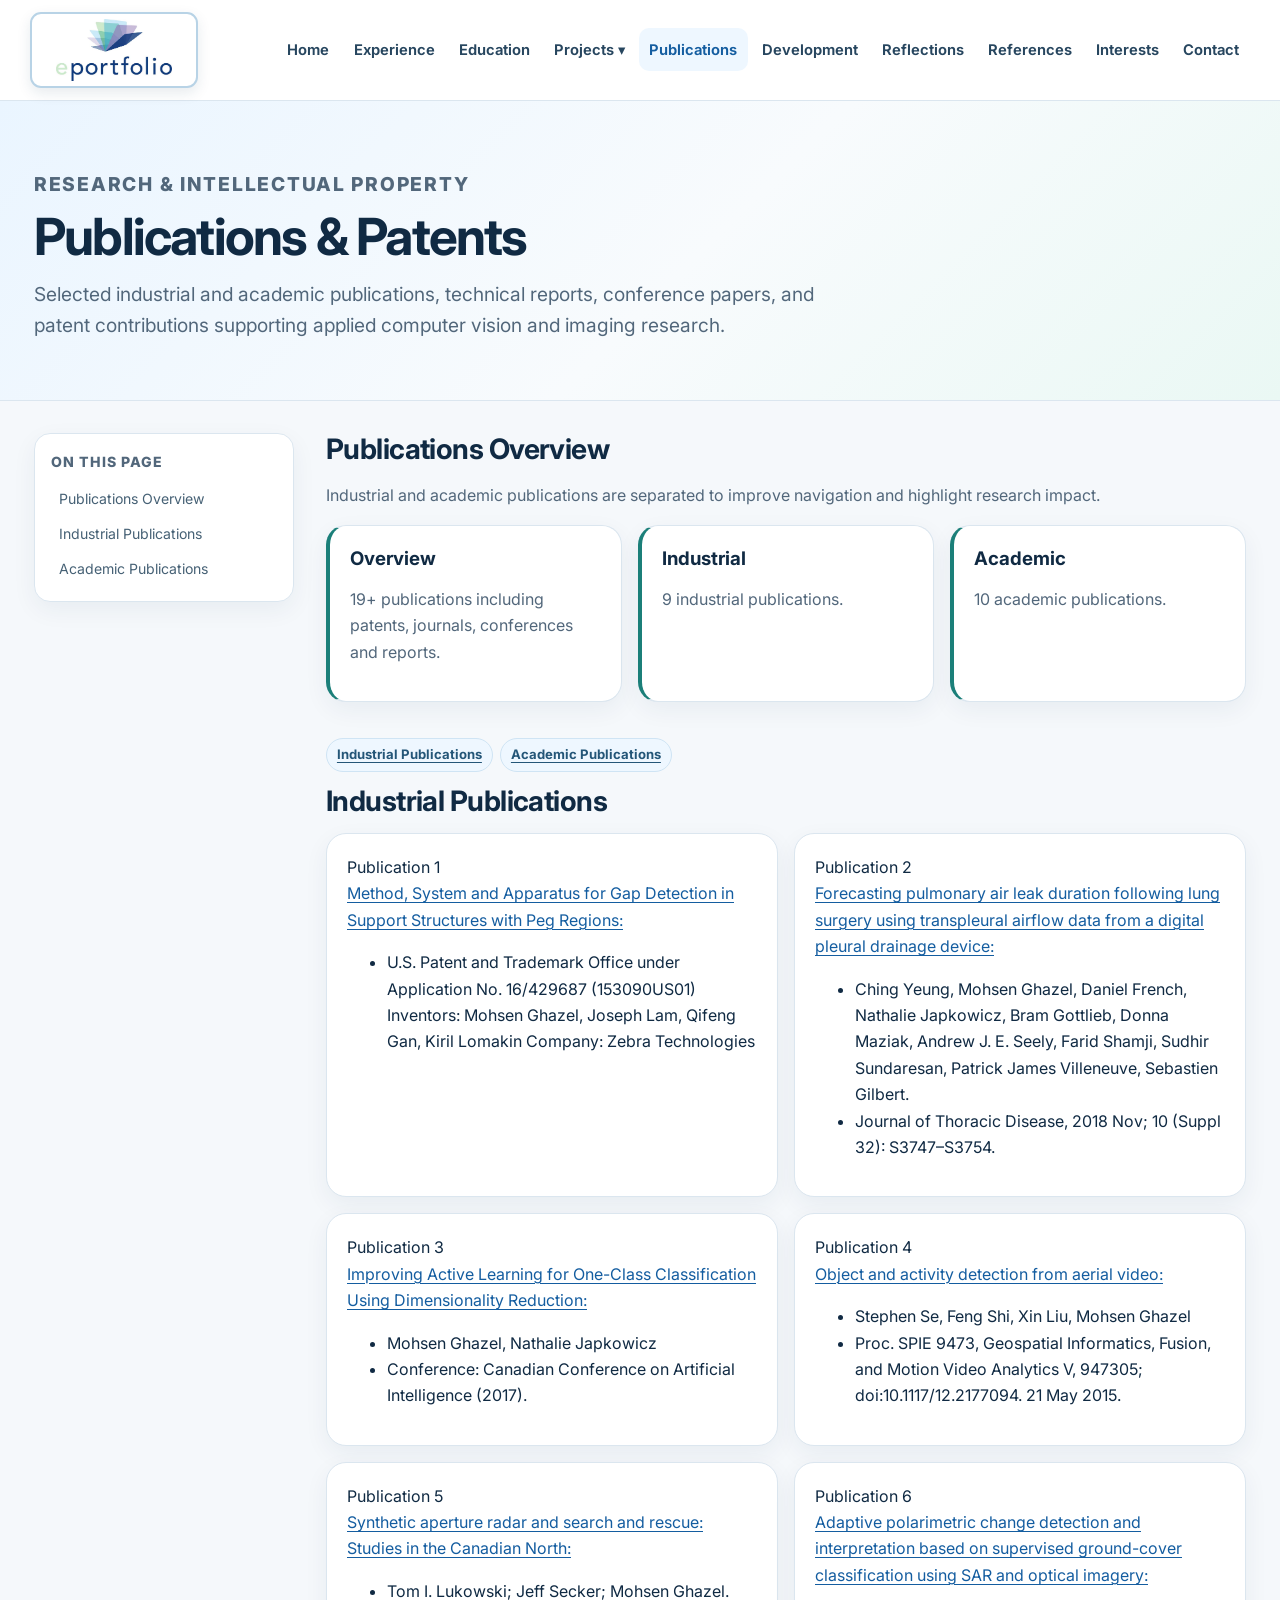
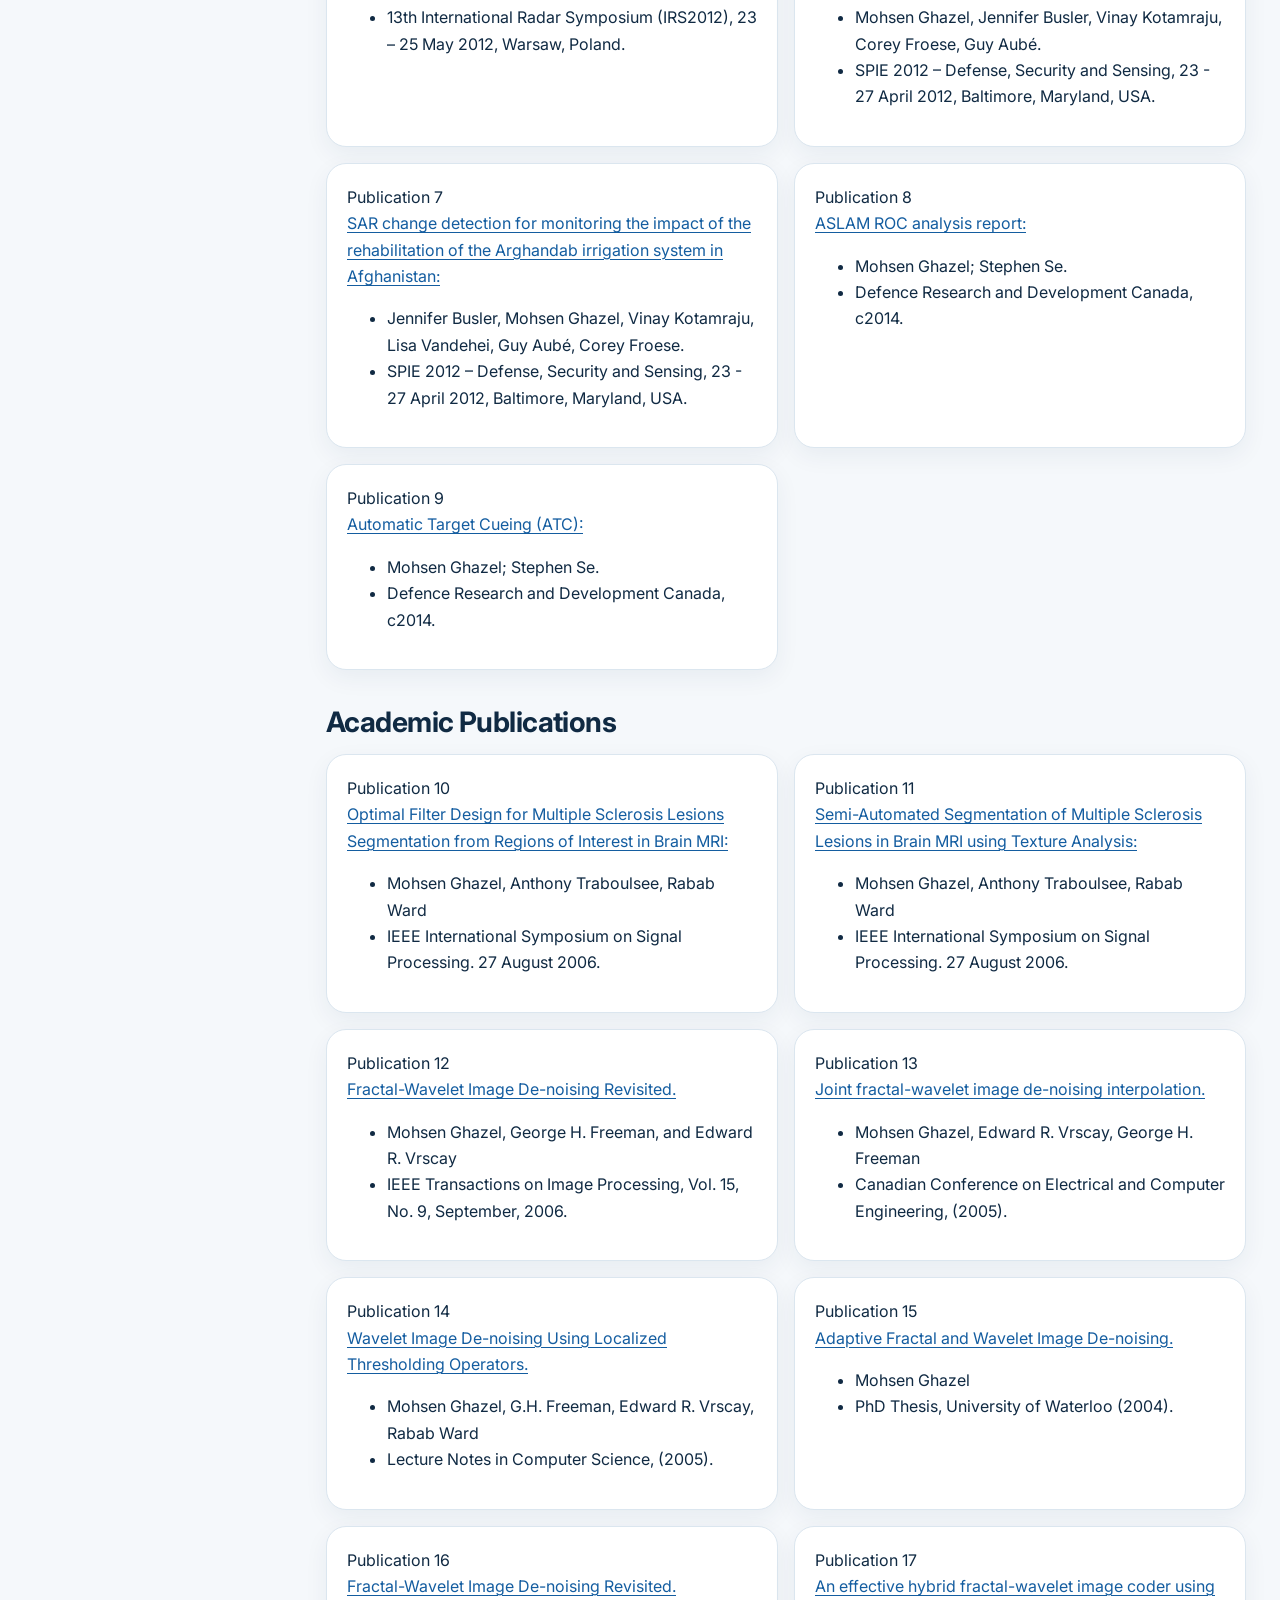
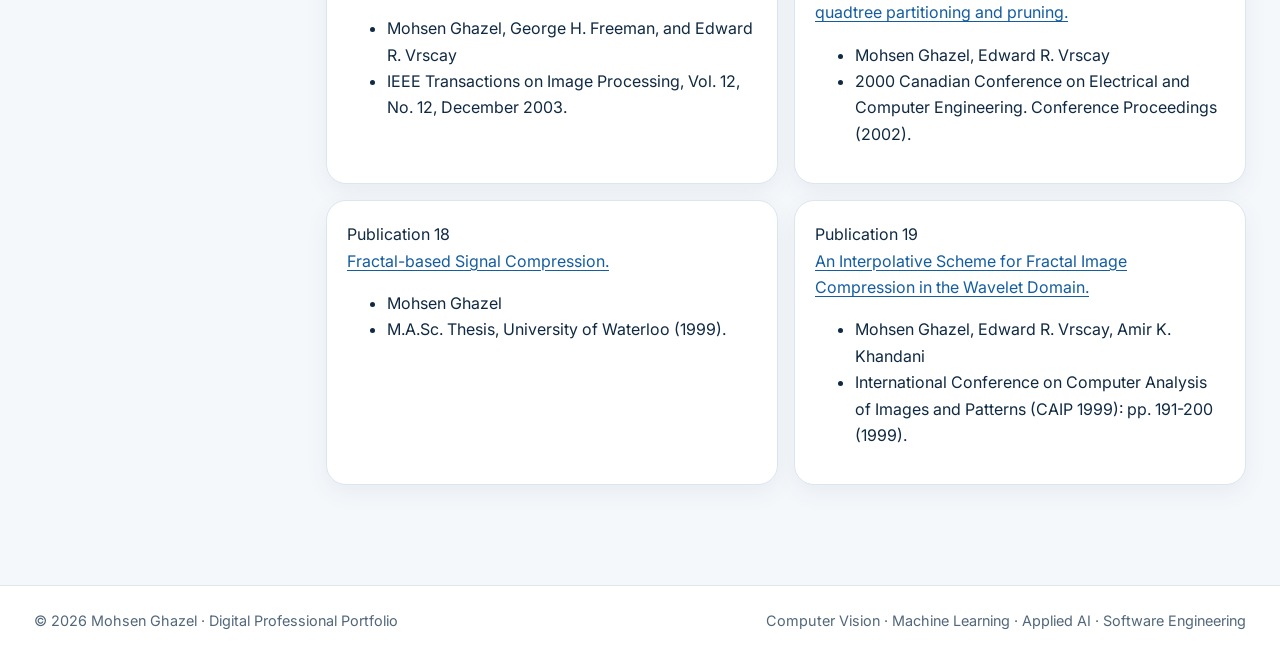
<file: publications.html>
<!doctype html>
<html lang="en">
  <head>
    <meta charset="utf-8" />
    <meta content="width=device-width,initial-scale=1" name="viewport" />
    <meta
      content="Selected industrial and academic publications, technical reports, conference papers, and patent contributions supporting applied computer vision and imaging research."
      name="description"
    />
    <title>Publications &amp; Patents | Mohsen Ghazel</title>
    <link href="https://fonts.googleapis.com" rel="preconnect" />
    <link crossorigin="" href="https://fonts.gstatic.com" rel="preconnect" />
    <link
      href="https://fonts.googleapis.com/css2?family=Inter:wght@400;500;600;700;800&amp;display=swap"
      rel="stylesheet"
    />
    <link href="css/styles.css" rel="stylesheet" />
  </head>
  <body id="top">
    <div data-site-header=""></div>
    <section class="hero">
      <div class="hero-inner">
        <p class="kicker">Research &amp; Intellectual Property</p>
        <h1>Publications &amp; Patents</h1>
        <p>
          Selected industrial and academic publications, technical reports,
          conference papers, and patent contributions supporting applied
          computer vision and imaging research.
        </p>
      </div>
    </section>
    <main class="page-shell">
      <aside
        aria-label="Page table of contents"
        class="page-toc"
        data-page-toc=""
      ></aside>
      <div class="page-content">
        <section class="section" id="overview">
          <h2 class="section-title" data-toc="">Publications Overview</h2>
          <p class="section-lead">
            Industrial and academic publications are separated to improve
            navigation and highlight research impact.
          </p>
          <div class="card-grid three">
            <article class="card feature-card">
              <h3>Overview</h3>
              <p>
                19+ publications including patents, journals, conferences and
                reports.
              </p>
            </article>
            <article class="card feature-card">
              <h3>Industrial</h3>
              <p>9 industrial publications.</p>
            </article>
            <article class="card feature-card">
              <h3>Academic</h3>
              <p>10 academic publications.</p>
            </article>
          </div>
        </section>
        <div class="chip-row">
          <a class="chip" href="#industrial">Industrial Publications</a
          ><a class="chip" href="#academic">Academic Publications</a>
        </div>
        <section class="section" id="industrial">
          <h2 class="section-title" data-toc="">Industrial Publications</h2>
          <div class="card-grid">
            <article class="publication-card">
              <div class="project-num">Publication 1</div>
              <div>
                <td>
                  <a
                    href="https://patents.justia.com/patent/20200380317/"
                    rel="noopener"
                    target="blank"
                    >Method, System and Apparatus for Gap Detection in Support
                    Structures with Peg Regions:</a
                  >
                  <ul>
                    <li>
                      U.S. Patent and Trademark Office under Application No.
                      16/429687 (153090US01)
                    </li>
                    <ul></ul>
                    Inventors: Mohsen Ghazel, Joseph Lam, Qifeng Gan, Kiril
                    Lomakin Company: Zebra Technologies
                  </ul>
                </td>
              </div>
              <div></div>
            </article>
            <article class="publication-card">
              <div class="project-num">Publication 2</div>
              <div>
                <td>
                  <a
                    href="https://pmc.ncbi.nlm.nih.gov/articles/PMC6258659/ "
                    rel="noopener"
                    target="blank"
                    >Forecasting pulmonary air leak duration following lung
                    surgery using transpleural airflow data from a digital
                    pleural drainage device:</a
                  >
                  <ul>
                    <li>
                      Ching Yeung, Mohsen Ghazel, Daniel French, Nathalie
                      Japkowicz, Bram Gottlieb, Donna Maziak, Andrew J. E.
                      Seely, Farid Shamji, Sudhir Sundaresan, Patrick James
                      Villeneuve, Sebastien Gilbert.
                    </li>
                    <li>
                      Journal of Thoracic Disease, 2018 Nov; 10 (Suppl 32):
                      S3747–S3754.
                    </li>
                  </ul>
                </td>
              </div>
              <div></div>
            </article>
            <article class="publication-card">
              <div class="project-num">Publication 3</div>
              <div>
                <td>
                  <a
                    href="https://www.researchgate.net/publication/315930703_Improving_Active_Learning_for_One-Class_Classification_Using_Dimensionality_Reduction/"
                    rel="noopener"
                    target="blank"
                    >Improving Active Learning for One-Class Classification
                    Using Dimensionality Reduction:</a
                  >
                  <ul>
                    <li>Mohsen Ghazel, Nathalie Japkowicz</li>
                    <li>
                      Conference: Canadian Conference on Artificial Intelligence
                      (2017).
                    </li>
                  </ul>
                </td>
              </div>
              <div></div>
            </article>
            <article class="publication-card">
              <div class="project-num">Publication 4</div>
              <div>
                <td>
                  <a
                    href="https://www.researchgate.net/publication/280560670_Object_and_Activity_Detection_from_Aerial_Video/"
                    rel="noopener"
                    target="blank"
                    >Object and activity detection from aerial video:</a
                  >
                  <ul>
                    <li>Stephen Se, Feng Shi, Xin Liu, Mohsen Ghazel</li>
                    <li>
                      Proc. SPIE 9473, Geospatial Informatics, Fusion, and
                      Motion Video Analytics V, 947305; doi:10.1117/12.2177094.
                      21 May 2015.
                    </li>
                  </ul>
                </td>
              </div>
              <div></div>
            </article>
            <article class="publication-card">
              <div class="project-num">Publication 5</div>
              <div>
                <td>
                  <a
                    href="https://ieeexplore.ieee.org/document/6233360"
                    rel="noopener"
                    target="blank"
                    >Synthetic aperture radar and search and rescue: Studies in
                    the Canadian North:</a
                  >
                  <ul>
                    <li>Tom I. Lukowski; Jeff Secker; Mohsen Ghazel.</li>
                    <li>
                      13th International Radar Symposium (IRS2012), 23 – 25 May
                      2012, Warsaw, Poland.
                    </li>
                  </ul>
                </td>
              </div>
              <div></div>
            </article>
            <article class="publication-card">
              <div class="project-num">Publication 6</div>
              <div>
                <td>
                  <a
                    href="https://www.researchgate.net/publication/258716369_Adaptive_polarimetric_change_detection_and_interpretation_based_on_supervised_ground-cover_classification_using_SAR_and_optical_imagery"
                    rel="noopener"
                    target="blank"
                    >Adaptive polarimetric change detection and interpretation
                    based on supervised ground-cover classification using SAR
                    and optical imagery:</a
                  >
                  <ul>
                    <li>
                      Mohsen Ghazel, Jennifer Busler, Vinay Kotamraju, Corey
                      Froese, Guy Aubé.
                    </li>
                    <li>
                      SPIE 2012 – Defense, Security and Sensing, 23 - 27 April
                      2012, Baltimore, Maryland, USA.
                    </li>
                  </ul>
                </td>
              </div>
              <div></div>
            </article>
            <article class="publication-card">
              <div class="project-num">Publication 7</div>
              <div>
                <td>
                  <a
                    href="https://www.researchgate.net/publication/258715478_SAR_change_detection_for_monitoring_the_impact_of_the_rehabilitation_of_the_Arghandab_irrigation_system_in_Afghanistan"
                    rel="noopener"
                    target="blank"
                    >SAR change detection for monitoring the impact of the
                    rehabilitation of the Arghandab irrigation system in
                    Afghanistan:</a
                  >
                  <ul>
                    <li>
                      Jennifer Busler, Mohsen Ghazel, Vinay Kotamraju, Lisa
                      Vandehei, Guy Aubé, Corey Froese.
                    </li>
                    <li>
                      SPIE 2012 – Defense, Security and Sensing, 23 - 27 April
                      2012, Baltimore, Maryland, USA.
                    </li>
                  </ul>
                </td>
              </div>
              <div></div>
            </article>
            <article class="publication-card">
              <div class="project-num">Publication 8</div>
              <div>
                <td>
                  <a
                    href="https://publications.gc.ca/site/eng/9.875916/publication.html"
                    rel="noopener"
                    target="blank"
                    >ASLAM ROC analysis report:</a
                  >
                  <ul>
                    <li>Mohsen Ghazel; Stephen Se.</li>
                    <li>Defence Research and Development Canada, c2014.</li>
                  </ul>
                </td>
              </div>
              <div></div>
            </article>
            <article class="publication-card">
              <div class="project-num">Publication 9</div>
              <div>
                <td>
                  <a
                    href="https://publications.gc.ca/site/eng/9.820637/publication.html"
                    rel="noopener"
                    target="blank"
                    >Automatic Target Cueing (ATC):</a
                  >
                  <ul>
                    <li>Mohsen Ghazel; Stephen Se.</li>
                    <li>Defence Research and Development Canada, c2014.</li>
                  </ul>
                </td>
              </div>
              <div></div>
            </article>
          </div>
        </section>
        <section class="section" id="academic">
          <h2 class="section-title" data-toc="">Academic Publications</h2>
          <div class="card-grid">
            <article class="publication-card">
              <div class="project-num">Publication 10</div>
              <div>
                <td>
                  <a
                    href="https://ieeexplore.ieee.org/document/4042201/"
                    rel="noopener"
                    target="blank"
                    >Optimal Filter Design for Multiple Sclerosis Lesions
                    Segmentation from Regions of Interest in Brain MRI:</a
                  >
                  <ul>
                    <li>Mohsen Ghazel, Anthony Traboulsee, Rabab Ward</li>
                    <li>
                      IEEE International Symposium on Signal Processing. 27
                      August 2006.
                    </li>
                  </ul>
                </td>
              </div>
              <div></div>
            </article>
            <article class="publication-card">
              <div class="project-num">Publication 11</div>
              <div>
                <td>
                  <a
                    href="https://ieeexplore.ieee.org/document/4042202/"
                    rel="noopener"
                    target="blank"
                    >Semi-Automated Segmentation of Multiple Sclerosis Lesions
                    in Brain MRI using Texture Analysis:</a
                  >
                  <ul>
                    <li>Mohsen Ghazel, Anthony Traboulsee, Rabab Ward</li>
                    <li>
                      IEEE International Symposium on Signal Processing. 27
                      August 2006.
                    </li>
                  </ul>
                </td>
              </div>
              <div></div>
            </article>
            <article class="publication-card">
              <div class="project-num">Publication 12</div>
              <div>
                <td>
                  <a
                    href="https://links.uwaterloo.ca/papers/waterloo/fwdenoising_ieee.pdf"
                    rel="noopener"
                    target="blank"
                    >Fractal-Wavelet Image De-noising Revisited.</a
                  >
                  <ul>
                    <li>
                      Mohsen Ghazel, George H. Freeman, and Edward R. Vrscay
                    </li>
                    <li>
                      IEEE Transactions on Image Processing, Vol. 15, No. 9,
                      September, 2006.
                    </li>
                  </ul>
                </td>
              </div>
              <div></div>
            </article>
            <article class="publication-card">
              <div class="project-num">Publication 13</div>
              <div>
                <td>
                  <a
                    href="https://ieeexplore.ieee.org/document/1557138"
                    rel="noopener"
                    target="blank"
                    >Joint fractal-wavelet image de-noising interpolation.</a
                  >
                  <ul>
                    <li>Mohsen Ghazel, Edward R. Vrscay, George H. Freeman</li>
                    <li>
                      Canadian Conference on Electrical and Computer
                      Engineering, (2005).
                    </li>
                  </ul>
                </td>
              </div>
              <div></div>
            </article>
            <article class="publication-card">
              <div class="project-num">Publication 14</div>
              <div>
                <td>
                  <a
                    href="https://scite.ai/reports/wavelet-image-denoising-using-localized-Kv8NgJ"
                    rel="noopener"
                    target="blank"
                    >Wavelet Image De-noising Using Localized Thresholding
                    Operators.</a
                  >
                  <ul>
                    <li>
                      Mohsen Ghazel, G.H. Freeman, Edward R. Vrscay, Rabab Ward
                    </li>
                    <li>Lecture Notes in Computer Science, (2005).</li>
                  </ul>
                </td>
              </div>
              <div></div>
            </article>
            <article class="publication-card">
              <div class="project-num">Publication 15</div>
              <div>
                <td>
                  <a
                    href="https://uwspace.uwaterloo.ca/items/2f1489aa-9c42-4a7f-a334-cca41b8930fe"
                    rel="noopener"
                    target="blank"
                    >Adaptive Fractal and Wavelet Image De-noising.</a
                  >
                  <ul>
                    <li>Mohsen Ghazel</li>
                    <li>PhD Thesis, University of Waterloo (2004).</li>
                  </ul>
                </td>
              </div>
              <div></div>
            </article>
            <article class="publication-card">
              <div class="project-num">Publication 16</div>
              <div>
                <td>
                  <a
                    href="https://links.uwaterloo.ca/papers/waterloo/denoising_ieee.pdf"
                    rel="noopener"
                    target="blank"
                    >Fractal-Wavelet Image De-noising Revisited.</a
                  >
                  <ul>
                    <li>
                      Mohsen Ghazel, George H. Freeman, and Edward R. Vrscay
                    </li>
                    <li>
                      IEEE Transactions on Image Processing, Vol. 12, No. 12,
                      December 2003.
                    </li>
                  </ul>
                </td>
              </div>
              <div></div>
            </article>
            <article class="publication-card">
              <div class="project-num">Publication 17</div>
              <div>
                <td>
                  <a
                    href="https://ieeexplore.ieee.org/document/849742"
                    rel="noopener"
                    target="blank"
                    >An effective hybrid fractal-wavelet image coder using
                    quadtree partitioning and pruning.</a
                  >
                  <ul>
                    <li>Mohsen Ghazel, Edward R. Vrscay</li>
                    <li>
                      2000 Canadian Conference on Electrical and Computer
                      Engineering. Conference Proceedings (2002).
                    </li>
                  </ul>
                </td>
              </div>
              <div></div>
            </article>
            <article class="publication-card">
              <div class="project-num">Publication 18</div>
              <div>
                <td>
                  <a
                    href="https://cst.uwaterloo.ca/pub_thesis.html#Thesis97"
                    rel="noopener"
                    target="blank"
                    >Fractal-based Signal Compression.</a
                  >
                  <ul>
                    <li>Mohsen Ghazel</li>
                    <li>M.A.Sc. Thesis, University of Waterloo (1999).</li>
                  </ul>
                </td>
              </div>
              <div></div>
            </article>
            <article class="publication-card">
              <div class="project-num">Publication 19</div>
              <div>
                <td>
                  <a
                    href="https://link.springer.com/chapter/10.1007/3-540-48375-6_24"
                    rel="noopener"
                    target="blank"
                    >An Interpolative Scheme for Fractal Image Compression in
                    the Wavelet Domain.</a
                  >
                  <ul>
                    <li>Mohsen Ghazel, Edward R. Vrscay, Amir K. Khandani</li>
                    <li>
                      International Conference on Computer Analysis of Images
                      and Patterns (CAIP 1999): pp. 191-200 (1999).
                    </li>
                  </ul>
                </td>
              </div>
              <div></div>
            </article>
          </div>
        </section>
      </div>
    </main>
    <a aria-label="Back to top" class="back-top" href="#top">↑</a>
    <div data-site-footer=""></div>
    <script src="js/script.js"></script>
  </body>
</html>
</file>
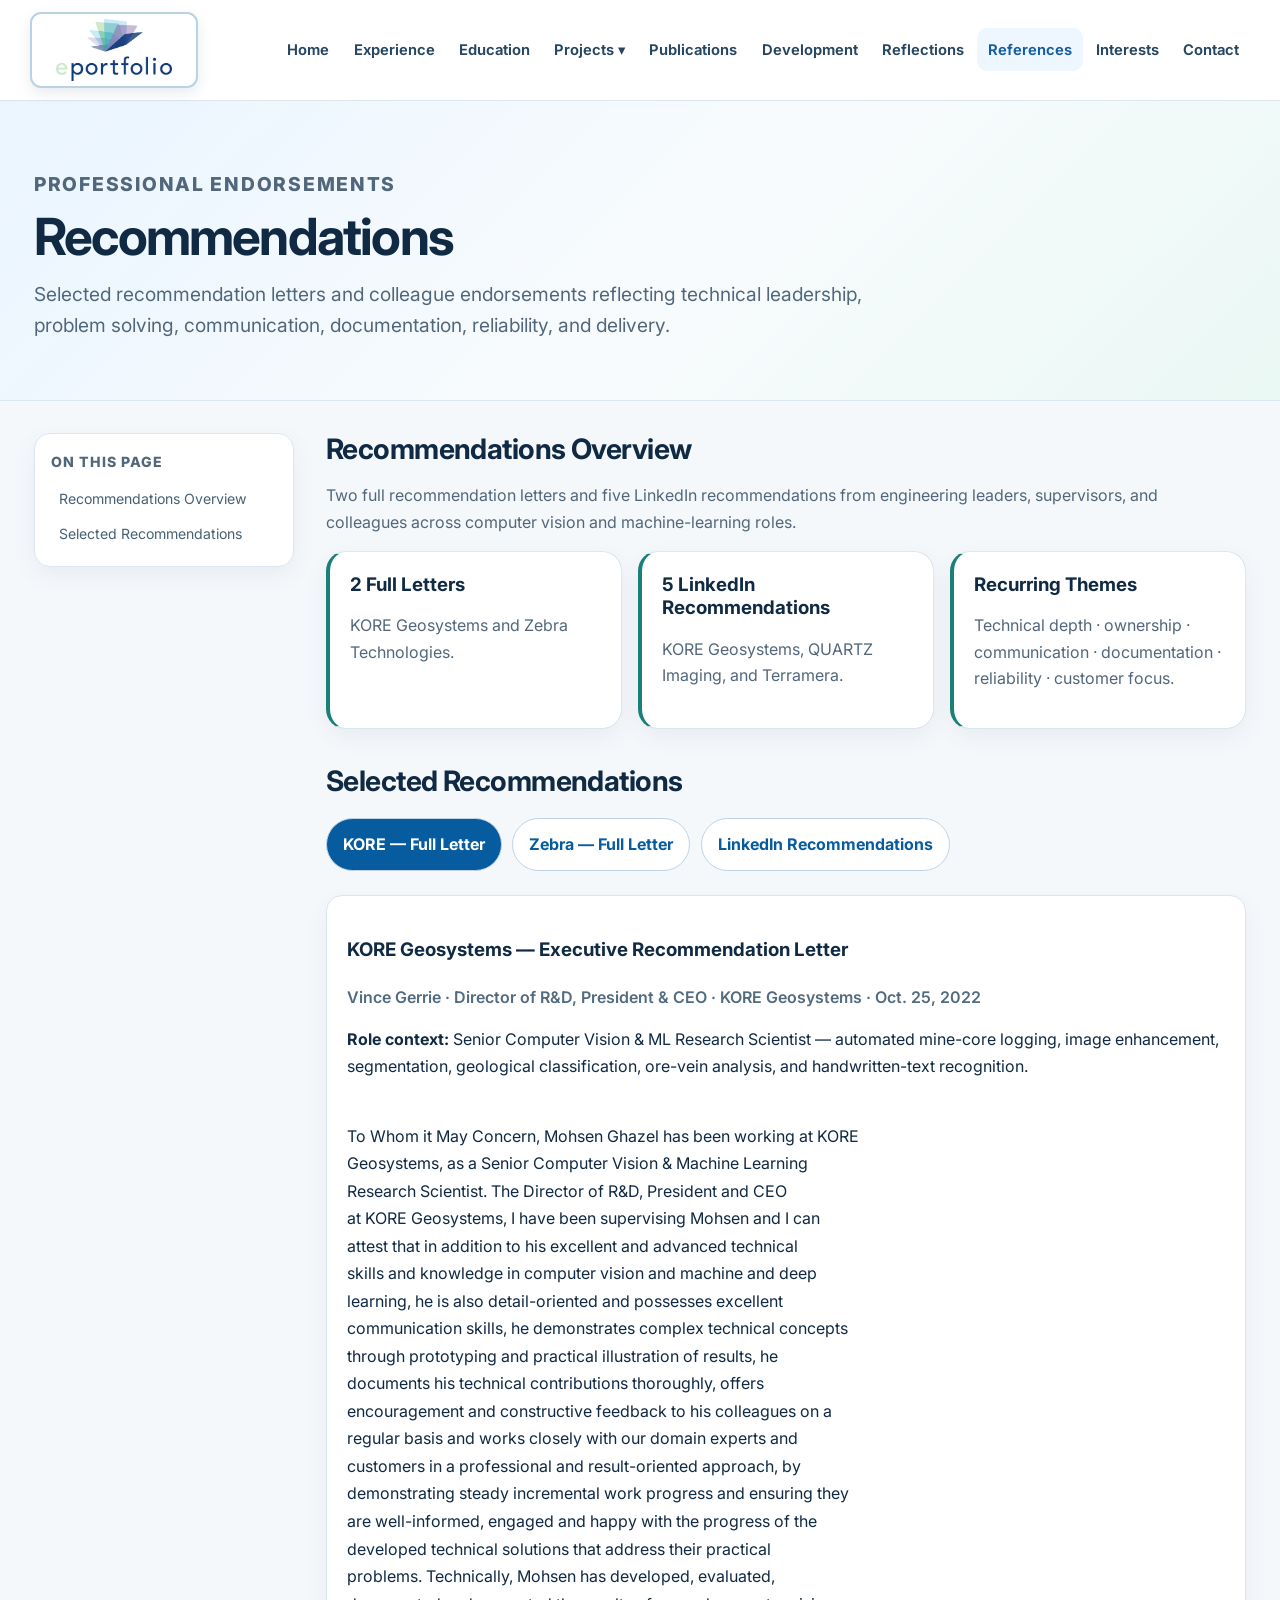
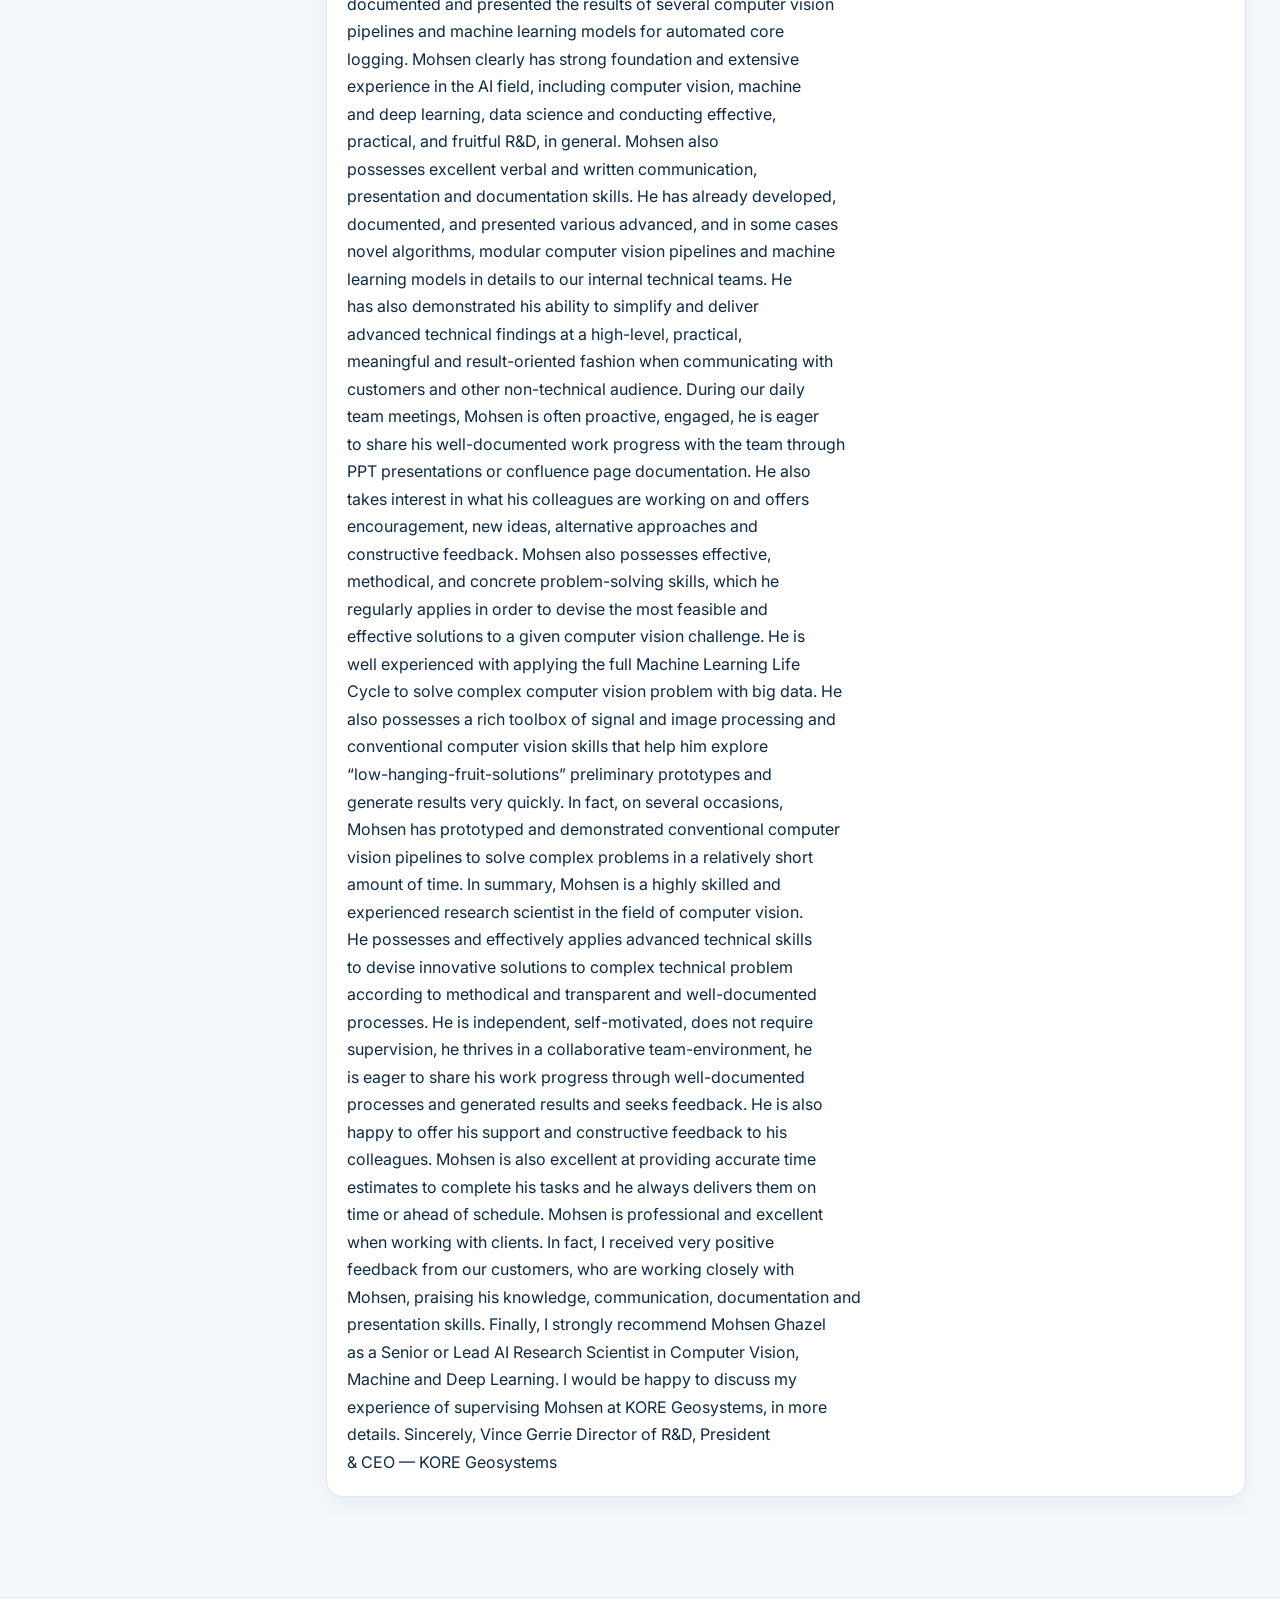
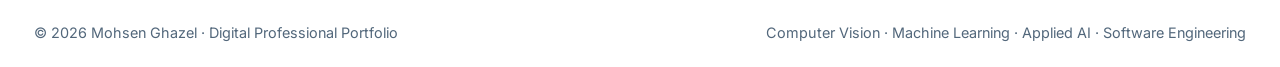
<file: references.html>
<!doctype html>
<html lang="en">
  <head>
    <meta charset="UTF-8" />
    <meta name="viewport" content="width=device-width,initial-scale=1" />
    <meta
      name="description"
      content="Selected professional recommendation letters and LinkedIn recommendations for Mohsen Ghazel."
    />
    <title>Recommendations | Mohsen Ghazel</title>
    <link rel="preconnect" href="https://fonts.googleapis.com" />
    <link rel="preconnect" href="https://fonts.gstatic.com" crossorigin />
    <link
      href="https://fonts.googleapis.com/css2?family=Inter:wght@400;500;600;700;800&display=swap"
      rel="stylesheet"
    />
    <link rel="stylesheet" href="css/styles.css" />
    <style>
      .rec-tabs {
        display: flex;
        flex-wrap: wrap;
        gap: 0.65rem;
        margin: 1.25rem 0 1.5rem;
      }
      .rec-tab {
        border: 1px solid #bfd3e6;
        background: #fff;
        color: #075b9f;
        padding: 0.75rem 1rem;
        border-radius: 999px;
        font: inherit;
        font-weight: 700;
        cursor: pointer;
      }
      .rec-tab.active {
        background: #075b9f;
        color: #fff;
      }
      .rec-panel {
        display: none;
      }
      .rec-panel.active {
        display: block;
      }
      .rec-card {
        background: #fff;
        border: 1px solid #d9e5ef;
        border-radius: 16px;
        padding: 1.25rem;
        margin: 1rem 0;
        box-shadow: 0 8px 22px rgba(18, 55, 84, 0.06);
      }
      .rec-meta {
        color: #526b7f;
        font-weight: 600;
        margin: 0.25rem 0 1rem;
      }
      .rec-letter {
        white-space: pre-line;
        line-height: 1.72;
      }
      .rec-quote {
        line-height: 1.7;
        margin: 0;
      }
      .rec-summary {
        display: grid;
        grid-template-columns: repeat(3, minmax(0, 1fr));
        gap: 1rem;
      }
      .rec-summary .card {
        height: 100%;
      }
      @media (max-width: 800px) {
        .rec-summary {
          grid-template-columns: 1fr;
        }
      }
    </style>
  </head>
  <body id="top">
    <div data-site-header></div>
    <section class="hero">
      <div class="hero-inner">
        <p class="kicker">Professional Endorsements</p>
        <h1>Recommendations</h1>
        <p>
          Selected recommendation letters and colleague endorsements reflecting
          technical leadership, problem solving, communication, documentation,
          reliability, and delivery.
        </p>
      </div>
    </section>
    <main class="page-shell">
      <aside
        class="page-toc"
        data-page-toc
        aria-label="Page table of contents"
      ></aside>
      <div class="page-content">
        <section class="section" id="recommendations-overview">
          <h2 class="section-title" data-toc>Recommendations Overview</h2>
          <p class="section-lead">
            Two full recommendation letters and five LinkedIn recommendations
            from engineering leaders, supervisors, and colleagues across
            computer vision and machine-learning roles.
          </p>
          <div class="rec-summary">
            <article class="card feature-card">
              <h3>2 Full Letters</h3>
              <p>KORE Geosystems and Zebra Technologies.</p>
            </article>
            <article class="card feature-card">
              <h3>5 LinkedIn Recommendations</h3>
              <p>KORE Geosystems, QUARTZ Imaging, and Terramera.</p>
            </article>
            <article class="card feature-card">
              <h3>Recurring Themes</h3>
              <p>
                Technical depth · ownership · communication · documentation ·
                reliability · customer focus.
              </p>
            </article>
          </div>
        </section>

        <section class="section" id="selected-recommendations">
          <h2 class="section-title" data-toc>Selected Recommendations</h2>
          <div
            class="rec-tabs"
            role="tablist"
            aria-label="Recommendation categories"
          >
            <button class="rec-tab active" data-tab="kore" role="tab">
              KORE — Full Letter
            </button>
            <button class="rec-tab" data-tab="zebra" role="tab">
              Zebra — Full Letter
            </button>
            <button class="rec-tab" data-tab="linkedin" role="tab">
              LinkedIn Recommendations
            </button>
          </div>

          <div class="rec-panel active" id="kore" role="tabpanel">
            <article class="rec-card">
              <h3>KORE Geosystems — Executive Recommendation Letter</h3>
              <p class="rec-meta">
                Vince Gerrie · Director of R&amp;D, President &amp; CEO · KORE
                Geosystems · Oct. 25, 2022
              </p>
              <p>
                <strong>Role context:</strong> Senior Computer Vision &amp; ML
                Research Scientist — automated mine-core logging, image
                enhancement, segmentation, geological classification, ore-vein
                analysis, and handwritten-text recognition.
              </p>
              <div class="rec-letter">
                To Whom it May Concern, Mohsen Ghazel has been working at KORE
                Geosystems, as a Senior Computer Vision &amp; Machine Learning
                Research Scientist. The Director of R&amp;D, President and CEO
                at KORE Geosystems, I have been supervising Mohsen and I can
                attest that in addition to his excellent and advanced technical
                skills and knowledge in computer vision and machine and deep
                learning, he is also detail-oriented and possesses excellent
                communication skills, he demonstrates complex technical concepts
                through prototyping and practical illustration of results, he
                documents his technical contributions thoroughly, offers
                encouragement and constructive feedback to his colleagues on a
                regular basis and works closely with our domain experts and
                customers in a professional and result-oriented approach, by
                demonstrating steady incremental work progress and ensuring they
                are well-informed, engaged and happy with the progress of the
                developed technical solutions that address their practical
                problems. Technically, Mohsen has developed, evaluated,
                documented and presented the results of several computer vision
                pipelines and machine learning models for automated core
                logging. Mohsen clearly has strong foundation and extensive
                experience in the AI field, including computer vision, machine
                and deep learning, data science and conducting effective,
                practical, and fruitful R&amp;D, in general. Mohsen also
                possesses excellent verbal and written communication,
                presentation and documentation skills. He has already developed,
                documented, and presented various advanced, and in some cases
                novel algorithms, modular computer vision pipelines and machine
                learning models in details to our internal technical teams. He
                has also demonstrated his ability to simplify and deliver
                advanced technical findings at a high-level, practical,
                meaningful and result-oriented fashion when communicating with
                customers and other non-technical audience. During our daily
                team meetings, Mohsen is often proactive, engaged, he is eager
                to share his well-documented work progress with the team through
                PPT presentations or confluence page documentation. He also
                takes interest in what his colleagues are working on and offers
                encouragement, new ideas, alternative approaches and
                constructive feedback. Mohsen also possesses effective,
                methodical, and concrete problem-solving skills, which he
                regularly applies in order to devise the most feasible and
                effective solutions to a given computer vision challenge. He is
                well experienced with applying the full Machine Learning Life
                Cycle to solve complex computer vision problem with big data. He
                also possesses a rich toolbox of signal and image processing and
                conventional computer vision skills that help him explore
                “low-hanging-fruit-solutions” preliminary prototypes and
                generate results very quickly. In fact, on several occasions,
                Mohsen has prototyped and demonstrated conventional computer
                vision pipelines to solve complex problems in a relatively short
                amount of time. In summary, Mohsen is a highly skilled and
                experienced research scientist in the field of computer vision.
                He possesses and effectively applies advanced technical skills
                to devise innovative solutions to complex technical problem
                according to methodical and transparent and well-documented
                processes. He is independent, self-motivated, does not require
                supervision, he thrives in a collaborative team-environment, he
                is eager to share his work progress through well-documented
                processes and generated results and seeks feedback. He is also
                happy to offer his support and constructive feedback to his
                colleagues. Mohsen is also excellent at providing accurate time
                estimates to complete his tasks and he always delivers them on
                time or ahead of schedule. Mohsen is professional and excellent
                when working with clients. In fact, I received very positive
                feedback from our customers, who are working closely with
                Mohsen, praising his knowledge, communication, documentation and
                presentation skills. Finally, I strongly recommend Mohsen Ghazel
                as a Senior or Lead AI Research Scientist in Computer Vision,
                Machine and Deep Learning. I would be happy to discuss my
                experience of supervising Mohsen at KORE Geosystems, in more
                details. Sincerely, Vince Gerrie Director of R&amp;D, President
                &amp; CEO — KORE Geosystems
              </div>
            </article>
          </div>

          <div class="rec-panel" id="zebra" role="tabpanel">
            <article class="rec-card">
              <h3>
                Zebra Technologies — Engineering Leadership Recommendation
                Letter
              </h3>
              <p class="rec-meta">
                Coby Segall · Engineering Director, Robotics and Automation ·
                Zebra Technologies · Feb. 21, 2021
              </p>
              <p>
                <strong>Role context:</strong> Advanced Computer Vision Engineer
                — retail shelf monitoring and analytics using high-resolution 2D
                imagery and 3D point-cloud data.
              </p>
              <div class="rec-letter">
                To Whom it May Concern, I am writing this letter of
                recommendation for Mohsen Ghazel who worked on my team as a
                computer vision/AI research engineer from December 2018 to
                February 2021. Mohsen is a top researcher in the field of
                computer vision. His knowledge and experience spans both modern
                Deep Learning research and traditional computer vision
                techniques. He has applied this knowledge to solve very complex
                problems as part of the Zebra Smartsight Solution. Mohsen’s
                written and verbal communication skills are exceptional. His
                ability to produce detailed progress reports as well as clear
                documentation for all of his development tasks were exemplary
                and allowed the management team to easily follow his progress.
                Mohsen has a strong ability to take a loosely defined problem
                and progress it through the various stages of research to
                completion. This includes upfront requirements gathering,
                understanding of available solutions and approaches to solving a
                particular problem, architecture, design, development, testing
                and iteration on the process. Coupled with this ability to drive
                a problem through its various stages, Mohsen is also very good
                at providing accurate time estimates for the duration of tasks
                and always keeping his commitments to delivering on these tasks.
                Finally, I would recommend Mohsen to any technology organization
                that is looking for a top AI researcher who has the experience
                to take problems from initial research through to delivering a
                tested and well documented solution. It would be my pleasure to
                discuss further details about Mohsen. Sincerely, Coby Segall
                Engineering Director, Robotics and Automation Zebra Technologies
              </div>
            </article>
          </div>

          <div class="rec-panel" id="linkedin" role="tabpanel">
            <h3>LinkedIn Colleague &amp; Supervisor Recommendations</h3>
            <p class="section-lead">
              Selected recommendations reproduced from the supplied reference
              document. Originals are available on LinkedIn.
            </p>

            <article class="rec-card">
              <h3>Malou de Kergret</h3>
              <p class="rec-meta">Scheneider Electric · Aug. 31, 2026</p>
              <p class="rec-quote">
                I have interviewed, evaluated and supervised the work of Mohsen, since he joined our Computer Vision, Digitalization, Sustainability Group at Schneider Electric, as Machine Vision Expert, in March 2026.

I am pleased to recommend Mr. Mohsen Ghazel as a Machine Vision Expert whose technical depth, professionalism, and consistent delivery have made a meaningful impact on our engineering team. He combines strong analytical thinking with practical, real‑world machine‑vision expertise, and he consistently produces work that is both technically rigorous and practical regarding:

<ul>
	<li> End‑to‑end machine vision proposals </li>
	<li>Technical expertise on active projects </li>
	<li>High‑quality engineering work </li>
	<li>Excellent documentation </li>
</ul>

He has demonstrated strong ethics, a team‑oriented mindset, objective evaluation, and a commitment to delivering high‑value engineering work. I highly recommend Mr. Mohsen Ghazel for any advanced Machine Vision or AI/ML role. He is a dependable, skilled, and impactful engineer. Please feel free to contact me directly for more information..
              </p>
            </article>

            <article class="rec-card">
              <h3>Sebastian D. Goodfellow</h3>
              <p class="rec-meta">KORE Geosystems · Oct. 25, 2022</p>
              <p class="rec-quote">
                I worked with Mohsen for almost a year at KORE Geosystems.
                During that time, Mohsen worked on numerous machine learning and
                computer vision problems in the mining &amp; minerals industry.
                Mohsen showed a strong level of proficiency in using gradient
                boosting machines, convolutional neural networks, and classic
                computer vision methods. He also had a solid understanding of
                how to set up problems and work through the data science
                lifecycle. His work was very professional and his documentation
                practices were excellent. I was particularly impressed by
                Mohsen’s ability to communicate results and handle even the most
                demanding clients effortlessly. That skill often takes years to
                develop among consulting professionals, but it seemed to come
                perfectly naturally to him. He actively contributes to meetings
                and brainstorming sessions, listens intently and is patient in
                his explanations. He has a strong work ethic and commitment, and
                not only did he meet deadlines, but he extended himself and was
                able to build on the results he discovered to develop new
                questions. I strongly recommend Mohsen and have no doubt that he
                will have a significant impact throughout his career.
              </p>
            </article>

            <article class="rec-card">
              <h3>Vinay Keerti</h3>
              <p class="rec-meta">KORE Geosystems · Oct. 27, 2022</p>
              <p class="rec-quote">
                I had worked with Mohsen for almost an year at KORE Geosystems.
                He is very professional and fully committed towards any task
                that he is working on. He has been an excellent team member and
                would always step forward for providing solutions to the
                problems being discussed. He had provided various computer
                vision algorithms which were used to enhance the images which
                were taking under low exposure settings. He has also developed
                efficient veining detection mechanism which is used to
                automatically detect specific patterns on the core rock images.
                He is also excellent at his presentation and documentation
                skills. He would always document every bit of work that he has
                done in such minute level which makes it easier for anyone who
                continues on that work later. Also, the power point
                presentations given to clients on his research were next level,
                considering the complexity of content and the ease at which he
                presents which makes it crystal clear. Apart from all this, he
                is a wonderful person and is always easily approachable for
                anything required of him.
              </p>
            </article>
            <article class="rec-card">
              <h3>Taizo Nakamura</h3>
              <p class="rec-meta">QUARTZ Imaging · Mar. 7, 2024</p>
              <p class="rec-quote">
                In just six months of working alongside him, I&#x27;ve come to
                recognize him as an adept and competitive individual within the
                realms of Image Processing and Computer Vision. Upon joining our
                team, he wasted no time in offering a solution to our ongoing
                challenges. Within weeks, he crafted a prototype software in
                Python, showcasing remarkable progress with each passing week.
                Our team convened twice weekly, and without fail, he presented
                his advancements with a plethora of images and diagrams,
                elucidating his progress and outlining the next steps or hurdles
                he encountered. It became evident that he possesses a keen focus
                and a clear vision towards achieving solutions. Having observed
                his contributions firsthand, I am confident that he would be an
                invaluable addition to any team focused on Image Processing and
                Computer Vision.
              </p>
            </article>
            <article class="rec-card">
              <h3>Austin Rothwell</h3>
              <p class="rec-meta">Terramera · Oct. 26, 2022</p>
              <p class="rec-quote">
                Mohsen consistently demonstrated his extensive computer vision
                experience and thorough documentation approaches during our time
                working together. He is highly dedicated to his work and
                provides useful feedback to improve processes across the
                organization.
              </p>
            </article>
            <article class="rec-card">
              <h3>Annett Rozek</h3>
              <p class="rec-meta">Terramera · Oct. 24, 2022</p>
              <p class="rec-quote">
                Mohsen developed several computer vision algorithms for us which
                were technically challenging because images were acquired under
                variable lighting conditions. He always met the challenge head
                on, worked hard, and delivered. It was a great pleasure to work
                with such a capable and reliable person.
              </p>
            </article>
            <p>
              <a
                href="https://www.linkedin.com/in/mohsen-ghazel-235442125/"
                target="_blank"
                rel="noopener"
                >View original LinkedIn recommendations</a
              >
            </p>
          </div>
        </section>
      </div>
    </main>
    <a class="back-top" href="#top" aria-label="Back to top">↑</a>
    <div data-site-footer></div>
    <script src="js/script.js"></script>
    <script>
      document.querySelectorAll(".rec-tab").forEach((btn) => {
        btn.addEventListener("click", () => {
          document
            .querySelectorAll(".rec-tab")
            .forEach((b) => b.classList.remove("active"));
          document
            .querySelectorAll(".rec-panel")
            .forEach((p) => p.classList.remove("active"));
          btn.classList.add("active");
          document.getElementById(btn.dataset.tab).classList.add("active");
        });
      });
    </script>
  </body>
</html>
</file>
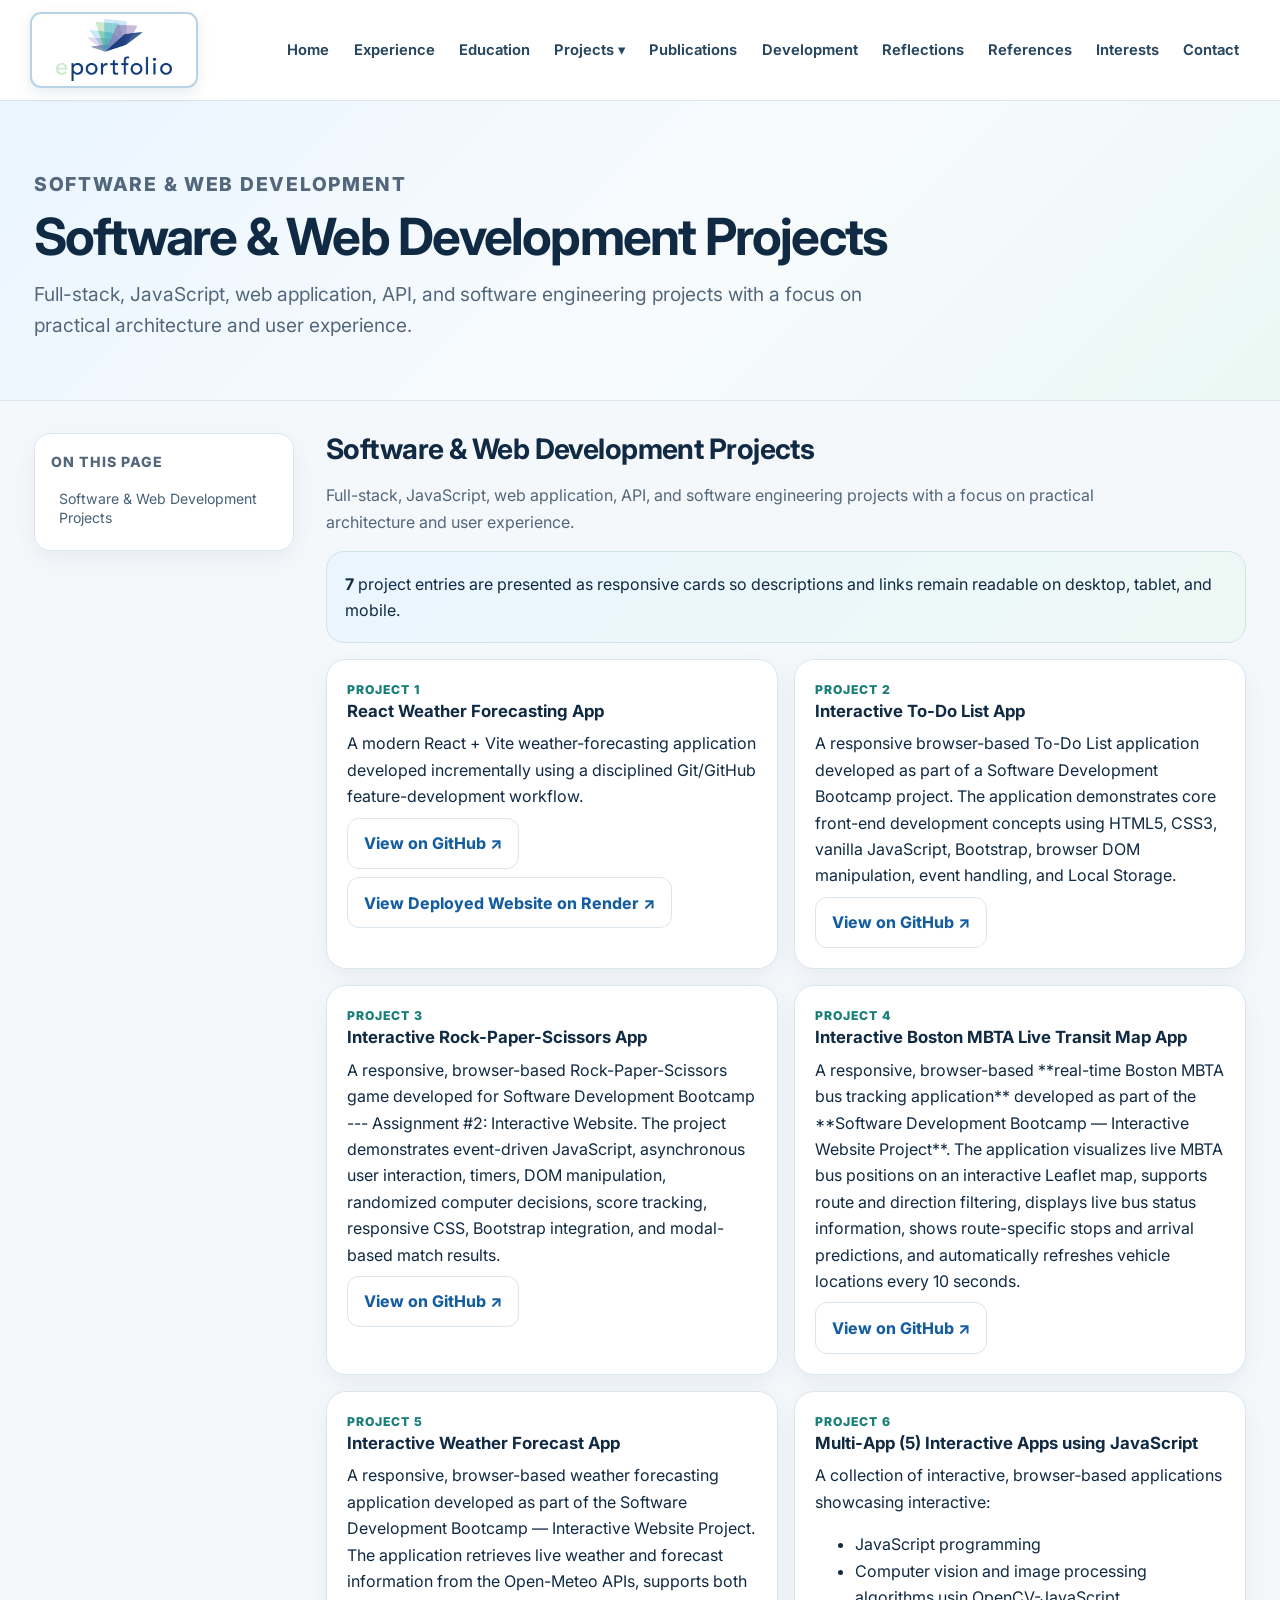
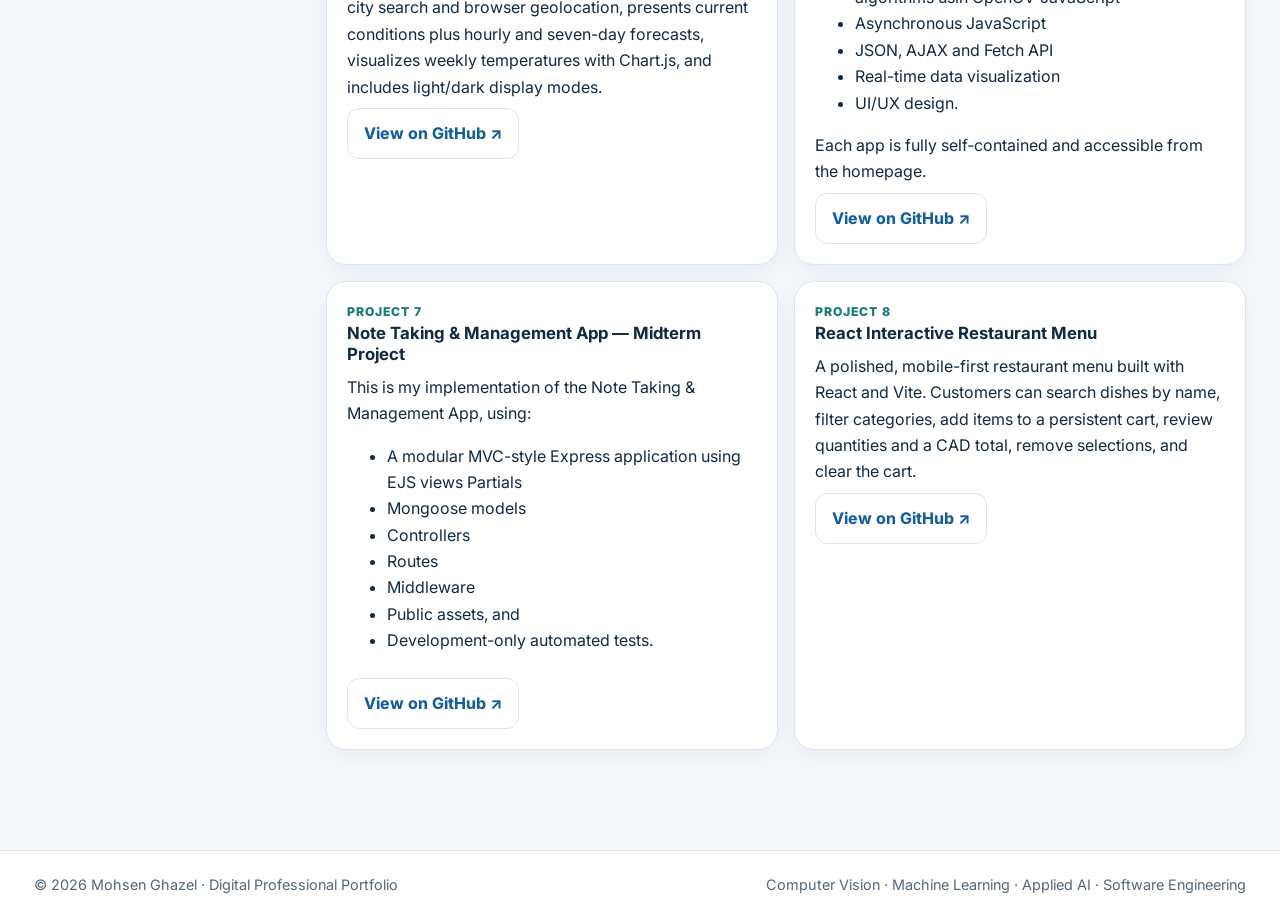
<file: software-web-projects.html>
<!DOCTYPE html><html lang="en"><head><meta charset="UTF-8"><meta name="viewport" content="width=device-width,initial-scale=1"><meta name="description" content="Full-stack, JavaScript, web application, API, and software engineering projects with a focus on practical architecture and user experience."><title>Software &amp; Web Development Projects | Mohsen Ghazel</title><link rel="preconnect" href="https://fonts.googleapis.com"><link rel="preconnect" href="https://fonts.gstatic.com" crossorigin><link href="https://fonts.googleapis.com/css2?family=Inter:wght@400;500;600;700;800&display=swap" rel="stylesheet"><link rel="stylesheet" href="css/styles.css"></head><body id="top"><div data-site-header></div><section class="hero"><div class="hero-inner"><p class="kicker">Software & Web Development</p><h1>Software & Web Development Projects</h1><p>Full-stack, JavaScript, web application, API, and software engineering projects with a focus on practical architecture and user experience.</p></div></section><main class="page-shell"><aside class="page-toc" data-page-toc aria-label="Page table of contents"></aside><div class="page-content"><section class="section"><h2 class="section-title" data-toc id="projects">Software & Web Development Projects</h2><p class="section-lead">Full-stack, JavaScript, web application, API, and software engineering projects with a focus on practical architecture and user experience.</p><div class="callout"><strong>7</strong> project entries are presented as responsive cards so descriptions and links remain readable on desktop, tablet, and mobile.</div>
    
<div class="card-grid">

    <!-- Project # 1 -->
    <article class="project-card">
        <div class="project-num">Project 1</div>
        <h3>React Weather Forecasting App</h3>
        <div>
            <td data-label="Description">
                A modern React + Vite weather-forecasting application developed incrementally using a disciplined Git/GitHub feature-development workflow.
            </td>
        </div>
        <a class="btn secondary" href="https://github.com/mghazel2030/mghazel-react-weather-forecast-app" target="blank" rel="noopener">View on GitHub ↗</a>
        <a class="btn secondary" href="https://mghazel-react-weather-forecast-app.onrender.com/" target="blank" rel="noopener">View Deployed Website on Render ↗</a>
    </article>

    <!-- Project # 2 -->
    <article class="project-card">
        <div class="project-num">Project 2</div>
        <h3>Interactive To-Do List App</h3>
        <div>
            <td data-label="Description">
                A responsive browser-based To-Do List application developed as part of a Software Development Bootcamp project. The application demonstrates core front-end development concepts using HTML5, CSS3, vanilla JavaScript, Bootstrap, browser DOM manipulation, event handling, and Local Storage.
            </td>
        </div>
        <a class="btn secondary" href="https://github.com/mghazel2030/swd_interactive_to_do_list_app_swd_bootcamp_project_01" target="blank" rel="noopener">View on GitHub ↗</a>
    </article>

    <!-- Project # 3 -->
    <article class="project-card">
        <div class="project-num">Project 3</div>
        <h3>Interactive Rock-Paper-Scissors App</h3>
        <div>
            <td data-label="Description">
                A responsive, browser-based Rock-Paper-Scissors game developed for Software Development Bootcamp --- Assignment #2: Interactive Website. The project demonstrates event-driven JavaScript, asynchronous user interaction, timers, DOM manipulation, randomized computer decisions, score tracking, responsive CSS, Bootstrap integration, and modal-based match results.
            </td>
        </div>
        <a class="btn secondary" href="https://github.com/mghazel2030/swd_rock_scisors_paper_app_swd_bootcamp_project_02" target="blank" rel="noopener">View on GitHub ↗</a>
    </article>

    <!-- Project # 4 -->
    <article class="project-card">
        <div class="project-num">Project 4</div>
        <h3>Interactive Boston MBTA Live Transit Map App</h3>
        <div>
            <td data-label="Description">
                A responsive, browser-based **real-time Boston MBTA bus tracking application** developed as part of the **Software Development Bootcamp — Interactive Website Project**. The application visualizes live MBTA bus positions on an interactive Leaflet map, supports route and direction filtering, displays live bus status information, shows route-specific stops and arrival predictions, and automatically refreshes vehicle locations every 10 seconds.
            </td>
        </div>
        <a class="btn secondary" href="https://github.com/mghazel2030/swd_live_transit_map_app_swd_bootcamp_project_03" target="blank" rel="noopener">View on GitHub ↗</a>
    </article>

    <!-- Project # 5 -->
    <article class="project-card">
        <div class="project-num">Project 5</div>
        <h3>Interactive Weather Forecast App</h3>
        <div>
            <td data-label="Description">
                A responsive, browser-based weather forecasting application developed as part of the Software Development Bootcamp — Interactive Website Project. The application retrieves live weather and forecast information from the Open-Meteo APIs, supports both city search and browser geolocation, presents current conditions plus hourly and seven-day forecasts, visualizes weekly temperatures with Chart.js, and includes light/dark display modes.
            </td>
        </div>
        <a class="btn secondary" href="https://github.com/mghazel2030/swd_interactive_weather_forecast_app_swd_bootcamp_project_04" target="blank" rel="noopener">View on GitHub ↗</a>
    </article>

     <!-- Project # 6 -->
    <article class="project-card">
        <div class="project-num">Project 6</div>
        <h3>Multi‑App (5) Interactive Apps using JavaScript</h3>
        <div>
            <td data-label="Description">
                A collection of interactive, browser‑based applications showcasing interactive:
                <ul>
                    <li>JavaScript programming</li>
                    <li>Computer vision and image processing algorithms usin OpenCV-JavaScript </li>
                    <li>Asynchronous JavaScript </li>
                    <li>JSON, AJAX and Fetch API </li>
                    <li>Real-time data visualization </li>
                    <li>UI/UX design. </li>
                </ul>
                Each app is fully self‑contained and accessible from the homepage.
            </td>
        </div>
        <a class="btn secondary" href="https://github.com/mghazel2030/swd_interactive_javascript_five_apps_swd_bootcamp_project_05" target="blank" rel="noopener">View on GitHub ↗</a>
    </article>

    <!-- Project # 7 -->
    <article class="project-card">
        <div class="project-num">Project 7</div>
        <h3> Note Taking & Management App — Midterm Project</h3>
        <div>
            <td data-label="Description">
                This is my implementation of the Note Taking & Management App, using:
                <ul>
                    <li>A modular MVC-style Express application using EJS views
                     Partials </li>
                    <li>Mongoose models </li>
                    <li>Controllers </li>
                    <li>Routes </li>
                    <li>Middleware </li>
                    <li>Public assets, and </li>
                    <li>Development-only automated tests. </li>
                </ul>
            </td>
        </div>
        <a class="btn secondary" href="https://github.com/mghazel2030/swd_interactive_note_taking_app_swd_bootcamp_project_06" target="blank" rel="noopener">View on GitHub ↗</a>
    </article>

    <!-- Project # 8 -->
    <article class="project-card">
        <div class="project-num">Project 8</div>
        <h3> React Interactive Restaurant Menu</h3>
        <div>
            <td data-label="Description">
                A polished, mobile-first restaurant menu built with React and Vite. Customers can search dishes by name, filter categories, add items to a persistent cart, review quantities and a CAD total, remove selections, and clear the cart.
            </td>
        </div>
        <a class="btn secondary" href="https://github.com/mghazel2030/swd_react_vite_restaurant_menu_app_swd_bootcamp_project_07" target="blank" rel="noopener">View on GitHub ↗</a>
    </article>

</section></div></main><a class="back-top" href="#top" aria-label="Back to top">↑</a><div data-site-footer></div><script src="js/script.js"></script></body></html>
</file>
<file: css/styles.css>
/* =========================================================
   Mohsen Ghazel — Digital Professional Portfolio
   Global responsive design system | 17-Aug-2026
   ========================================================= */
:root{--ink:#102a43;--muted:#52677b;--brand:#145da0;--brand2:#1b7f79;--accent:#eef7ff;--mint:#edf9f5;--paper:#fff;--bg:#f5f8fb;--line:#dbe6ef;--shadow:0 12px 36px rgba(18,55,86,.10);--radius:20px;--max:1260px}
*{box-sizing:border-box}html{scroll-behavior:smooth;scroll-padding-top:100px}body{margin:0;background:var(--bg);color:var(--ink);font-family:Inter,ui-sans-serif,system-ui,-apple-system,BlinkMacSystemFont,"Segoe UI",sans-serif;line-height:1.65}a{color:var(--brand);text-decoration-thickness:1px;text-underline-offset:3px}a:hover{color:#0b467f}img{max-width:100%;display:block}button{font:inherit}
.site-header{position:sticky;top:0;z-index:1000;background:rgba(255,255,255,.94);backdrop-filter:blur(12px);border-bottom:1px solid var(--line)}.nav-shell{max-width:var(--max);margin:auto;padding:.7rem 1.25rem;display:flex;align-items:center;gap:1rem}.brand{display:flex;align-items:center;gap:.75rem;text-decoration:none;color:var(--ink);font-weight:800;min-width:max-content}.brand img{width:118px;height:54px;object-fit:contain;border-radius:8px}.brand-text{display:none}.nav-toggle{margin-left:auto;border:1px solid var(--line);background:#fff;border-radius:10px;padding:.55rem .75rem;display:none}.global-nav{margin-left:auto;display:flex;align-items:center;gap:.15rem;flex-wrap:wrap}.global-nav a,.project-menu summary{display:block;padding:.58rem .68rem;border-radius:10px;text-decoration:none;color:#27465f;font-weight:650;font-size:.92rem;cursor:pointer;list-style:none}.global-nav a:hover,.global-nav a.active,.project-menu summary:hover{background:var(--accent);color:var(--brand)}.project-menu{position:relative}.project-menu summary::-webkit-details-marker{display:none}.project-menu[open] .project-pop{display:grid}.project-pop{display:none;position:absolute;right:0;top:calc(100% + .4rem);min-width:280px;background:#fff;border:1px solid var(--line);box-shadow:var(--shadow);border-radius:14px;padding:.45rem}.project-pop a{white-space:nowrap}
.hero{background:linear-gradient(135deg,#eaf5ff 0%,#f8fbfd 54%,#eaf8f4 100%);border-bottom:1px solid var(--line)}.hero-inner{max-width:var(--max);margin:auto;padding:3.8rem 1.5rem 3.1rem}.kicker{font-weight:800;letter-spacing:.09em;text-transform:uppercase;color:var(--brand2);font-size:.78rem;margin:0 0 .7rem}.hero h1{font-size:clamp(2rem,4vw,3.65rem);line-height:1.08;margin:.1rem 0 .9rem;letter-spacing:-.035em}.hero p{max-width:840px;color:var(--muted);font-size:clamp(1rem,1.7vw,1.2rem);margin:.5rem 0}.hero-actions{display:flex;gap:.7rem;flex-wrap:wrap;margin-top:1.4rem}.btn{display:inline-flex;align-items:center;justify-content:center;gap:.4rem;border-radius:12px;padding:.72rem 1rem;font-weight:750;text-decoration:none;border:1px solid var(--brand);background:var(--brand);color:#fff}.btn:hover{color:#fff;background:#0e4f8c}.btn.secondary{background:#fff;color:var(--brand);border-color:var(--line)}.btn.secondary:hover{background:var(--accent)}
.page-shell{max-width:var(--max);margin:0 auto;padding:2rem 1.5rem 4rem;display:grid;grid-template-columns:260px minmax(0,1fr);gap:2rem;align-items:start}.page-toc{position:sticky;top:92px;background:#fff;border:1px solid var(--line);border-radius:16px;padding:1rem;box-shadow:0 8px 24px rgba(18,55,86,.06);max-height:calc(100vh - 115px);overflow:auto}.toc-title{font-weight:800;margin:0 0 .6rem;font-size:.88rem;text-transform:uppercase;letter-spacing:.07em;color:var(--muted)}.toc-list{list-style:none;padding:0;margin:0;display:grid;gap:.15rem}.toc-list a{display:block;padding:.42rem .52rem;border-radius:9px;text-decoration:none;color:#466175;font-size:.88rem;line-height:1.35}.toc-list a:hover,.toc-list a.active{background:var(--accent);color:var(--brand)}.page-content{min-width:0}.section{margin:0 0 2.25rem;scroll-margin-top:100px}.section-title{font-size:clamp(1.45rem,2.2vw,2rem);line-height:1.2;margin:0 0 .9rem;letter-spacing:-.02em}.section-lead{color:var(--muted);max-width:850px}.divider{border:0;border-top:1px solid var(--line);margin:2rem 0}
.card-grid{display:grid;grid-template-columns:repeat(2,minmax(0,1fr));gap:1rem}.card-grid.three{grid-template-columns:repeat(3,minmax(0,1fr))}.card,.data-card,.project-card,.edu-card,.publication-card{background:#fff;border:1px solid var(--line);border-radius:var(--radius);padding:1.25rem;box-shadow:0 8px 24px rgba(18,55,86,.06)}.card h2,.card h3,.data-card h3,.project-card h3,.edu-card h3,.publication-card h3{margin:.05rem 0 .55rem;line-height:1.25}.card p,.data-card p{color:var(--muted)}.data-card .label{font-size:.74rem;text-transform:uppercase;letter-spacing:.075em;color:var(--brand2);font-weight:800;margin-bottom:.25rem}.data-card dl{display:grid;grid-template-columns:minmax(110px,150px) 1fr;gap:.45rem .8rem;margin:.8rem 0 0}.data-card dt{font-weight:800;color:#36566f}.data-card dd{margin:0;color:#52677b}.data-card ul{margin:.45rem 0 .3rem;padding-left:1.25rem}.chip-row,.stack-row{display:flex;gap:.45rem;flex-wrap:wrap;margin:.8rem 0}.chip,.stack-row span{background:var(--accent);border:1px solid #cfe4f4;color:#245678;border-radius:999px;padding:.32rem .62rem;font-size:.82rem;font-weight:700}.feature-card{border-left:4px solid var(--brand2)}
.profile-grid{display:grid;grid-template-columns:minmax(220px,300px) 1fr;gap:1.4rem;align-items:center}.profile-photo{border-radius:26px;box-shadow:var(--shadow);width:100%;aspect-ratio:1/1;object-fit:cover}.stats{display:grid;grid-template-columns:repeat(3,1fr);gap:.7rem;margin-top:1.2rem}.stat{background:#fff;border:1px solid var(--line);border-radius:14px;padding:.9rem;text-align:center}.stat strong{display:block;font-size:1.45rem;color:var(--brand)}.stat span{color:var(--muted);font-size:.86rem}
.role-card{background:#fff;border:1px solid var(--line);border-radius:24px;box-shadow:var(--shadow);padding:1.35rem;margin:0 0 1.4rem;scroll-margin-top:100px}.role-head{display:flex;gap:1rem;align-items:flex-start}.company-mark{width:58px;height:58px;border-radius:16px;background:linear-gradient(135deg,var(--brand),var(--brand2));color:white;display:grid;place-items:center;font-weight:850;font-size:1.05rem;flex:0 0 auto}.role-title-block h2{font-size:clamp(1.35rem,2.1vw,1.85rem);margin:.1rem 0 .3rem;line-height:1.18}.eyebrow{color:var(--brand2)!important;font-weight:800;text-transform:uppercase;letter-spacing:.07em;font-size:.75rem;margin:0}.company-line{margin:.3rem 0;color:var(--muted)}.visual-wrap{display:grid;grid-template-columns:220px 1fr;gap:1rem;align-items:center;margin:1rem 0;background:linear-gradient(135deg,#f8fbff,#f2faf7);border:1px solid var(--line);border-radius:17px;padding:.8rem}.visual-wrap img{width:100%;height:125px;object-fit:contain;border-radius:12px;background:white;padding:.4rem}.visual-wrap svg{width:100%;max-height:130px}.visual-note{color:var(--muted);font-size:.92rem}.overview-grid{display:grid;grid-template-columns:1fr 1fr;gap:.9rem}.overview-grid>div{background:#f8fbfd;border:1px solid var(--line);border-radius:15px;padding:1rem}.overview-grid h3,.tldr h3,.stack h3{margin:.1rem 0 .45rem;font-size:1rem}.overview-grid p{margin:.25rem 0;color:var(--muted)}.tldr{margin:1rem 0;background:#eef8f5;border:1px solid #cde9df;border-radius:15px;padding:1rem}.tldr ul{margin:.5rem 0;padding-left:1.25rem}.stack{margin:1rem 0}.stack-list,.badges{display:flex;gap:.42rem;flex-wrap:wrap}.stack-list span,.badge{background:#edf5ff;border:1px solid #d0e5f8;border-radius:999px;padding:.32rem .62rem;font-size:.81rem;font-weight:750;color:#245678}.role-card details{border-top:1px solid var(--line);margin-top:1rem;padding-top:.8rem}.role-card summary{cursor:pointer;font-weight:850;color:var(--brand);padding:.4rem 0}.deep-grid{display:grid;grid-template-columns:repeat(2,minmax(0,1fr));gap:.8rem;margin-top:.8rem}.deep-item{border:1px solid var(--line);border-radius:14px;padding:.9rem}.deep-item h4{margin:.05rem 0 .45rem}.deep-item p,.deep-item li{color:var(--muted)}
.project-card{display:flex;flex-direction:column}.project-card .project-num{font-size:.76rem;font-weight:850;color:var(--brand2);letter-spacing:.08em;text-transform:uppercase}.project-card h3{font-size:1.05rem}.project-card p{color:var(--muted);flex:1}.project-card .btn{align-self:flex-start;margin-top:.5rem}.project-hub-card{min-height:220px;display:flex;flex-direction:column}.project-hub-card .big-icon{font-size:2rem}.project-hub-card .btn{margin-top:auto;align-self:flex-start}
.callout{background:linear-gradient(135deg,#eaf5ff,#eef9f5);border:1px solid #cfe3ea;border-radius:18px;padding:1.15rem;margin:1rem 0}.quote{border-left:4px solid var(--brand);padding:.3rem 0 .3rem 1rem;color:#36566f;font-style:italic}.publication-card small{color:var(--muted)}
.contact-grid{display:grid;grid-template-columns:1fr 1.2fr;gap:1rem}.contact-form{display:grid;gap:.8rem}.contact-form label{font-weight:750}.contact-form input,.contact-form textarea{width:100%;border:1px solid var(--line);border-radius:11px;padding:.78rem;background:#fff;color:var(--ink)}.contact-form textarea{min-height:150px;resize:vertical}
.site-footer{border-top:1px solid var(--line);background:#fff}.footer-inner{max-width:var(--max);margin:auto;padding:1.4rem 1.5rem;display:flex;justify-content:space-between;gap:1rem;flex-wrap:wrap;color:var(--muted);font-size:.9rem}.back-top{position:fixed;right:18px;bottom:18px;width:44px;height:44px;border-radius:50%;background:var(--brand);color:#fff;display:grid;place-items:center;text-decoration:none;box-shadow:var(--shadow);font-weight:850;opacity:0;pointer-events:none;transition:.2s}.back-top.show{opacity:1;pointer-events:auto}
@media(max-width:1050px){.page-shell{grid-template-columns:1fr}.page-toc{position:relative;top:0;max-height:none}.card-grid.three{grid-template-columns:repeat(2,minmax(0,1fr))}.global-nav a,.project-menu summary{font-size:.86rem;padding:.5rem .52rem}}
@media(max-width:820px){.nav-toggle{display:block}.global-nav{display:none;position:absolute;left:1rem;right:1rem;top:74px;background:#fff;border:1px solid var(--line);box-shadow:var(--shadow);border-radius:16px;padding:.6rem;flex-direction:column;align-items:stretch}.global-nav.open{display:flex}.project-menu{width:100%}.project-pop{position:static;box-shadow:none;border:0;margin-top:.2rem;background:#f7fafc}.hero-inner{padding-top:2.7rem}.card-grid,.card-grid.three,.overview-grid,.deep-grid,.contact-grid,.profile-grid{grid-template-columns:1fr}.visual-wrap{grid-template-columns:1fr}.visual-wrap img{height:155px}.stats{grid-template-columns:1fr 1fr}.page-shell{padding:1.35rem 1rem 3rem}.role-card{padding:1rem}.brand img{width:102px;height:48px}}
@media(max-width:520px){.hero h1{font-size:2rem}.hero-inner{padding:2.25rem 1rem}.stats{grid-template-columns:1fr}.role-head{flex-direction:column}.data-card dl{grid-template-columns:1fr}.footer-inner{display:block}.card,.data-card,.project-card,.edu-card,.publication-card{padding:1rem}}
@media print{.site-header,.page-toc,.back-top,.hero-actions{display:none!important}.hero{background:#fff}.hero-inner,.page-shell{max-width:none;padding:1rem}.page-shell{display:block}.role-card,.card,.data-card,.project-card{box-shadow:none;break-inside:avoid}.role-card details>div{display:block!important}.site-footer{margin-top:1rem}}


/* =========================================================
   FINAL PRESENTATION REFINEMENTS — 23-Aug-2026
   Applied to the correct Updated-Final project version.
   ========================================================= */

/* 1) Global Portfolio logo:
      larger, more visible, consistently framed on every page. */
.brand {
  gap: .9rem;
}
.brand img {
  width: 168px;
  height: 76px;
  object-fit: contain;
  background: #ffffff;
  border: 2px solid #b8d3e6;
  border-radius: 11px;
  padding: 5px;
  margin: 3px 5px 3px 0;
  box-shadow: 0 5px 14px rgba(18,55,86,.10);
}

/* Keep the navigation vertically balanced with the larger brand. */
.nav-shell {
  padding-top: .55rem;
  padding-bottom: .55rem;
}

/* 2) Home / About Me profile image:
      top-align the portrait with the biography content. */
.profile-grid {
  align-items: start;
}
.profile-grid > .profile-photo {
  align-self: start;
}

/* 3) Education institution logos:
      larger and consistently framed.  Only education uses
      profile-photo directly inside role-head. */
.role-head > img.profile-photo {
  width: 165px !important;
  max-width: 165px !important;
  height: 105px !important;
  max-height: 105px !important;
  aspect-ratio: auto !important;
  object-fit: contain !important;
  background: #ffffff;
  border: 2px solid #c4d9e8;
  border-radius: 13px;
  padding: 8px;
  margin: 3px 4px 3px 1rem;
  box-shadow: 0 6px 16px rgba(18,55,86,.09);
}

/* 4) Professional Development provider logos:
      standardized class is injected below into prof-dev.html. */
.provider-logo {
  width: 150px !important;
  max-width: 150px !important;
  height: 88px !important;
  max-height: 88px !important;
  object-fit: contain !important;
  background: #ffffff !important;
  border: 2px solid #c4d9e8 !important;
  border-radius: 12px !important;
  padding: 7px !important;
  margin: 5px !important;
  box-shadow: 0 6px 16px rgba(18,55,86,.09);
}

/* Responsive protection for the enlarged global/institution logos. */
@media (max-width: 1120px) {
  .brand img {
    width: 145px;
    height: 66px;
  }
}
@media (max-width: 760px) {
  .brand img {
    width: 135px;
    height: 62px;
    margin-right: 0;
  }
  .role-head > img.profile-photo {
    width: 145px !important;
    max-width: 145px !important;
    height: 92px !important;
    max-height: 92px !important;
    margin: .75rem 0 0;
  }
  .provider-logo {
    width: 132px !important;
    max-width: 132px !important;
    height: 78px !important;
    max-height: 78px !important;
  }
}
@media (max-width: 520px) {
  .brand img {
    width: 122px;
    height: 58px;
  }
}
</file>
